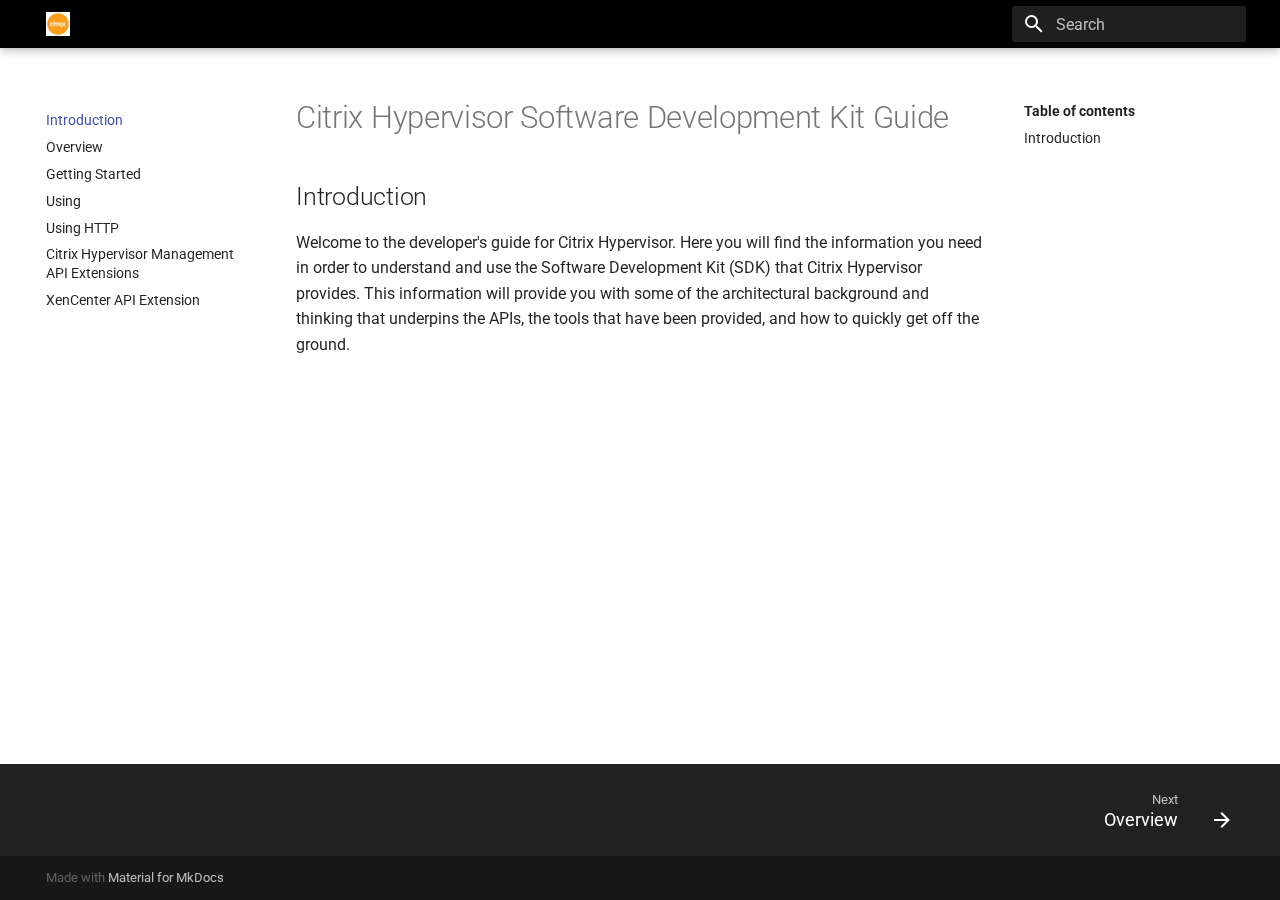
<file: site/index.html>
<!doctype html>
<html lang="en" class="no-js">
  <head>
    
      <meta charset="utf-8">
      <meta name="viewport" content="width=device-width,initial-scale=1">
      
      
      
      <link rel="shortcut icon" href="assets/images/favicon.png">
      <meta name="generator" content="mkdocs-1.1.2, mkdocs-material-5.2.0">
    
    
      
        <title></title>
      
    
    
      <link rel="stylesheet" href="assets/stylesheets/main.18ac144a.min.css">
      
        <link rel="stylesheet" href="assets/stylesheets/palette.616af814.min.css">
      
      
        
        
        <meta name="theme-color" content="">
      
    
    
    
      
        <link href="https://fonts.gstatic.com" rel="preconnect" crossorigin>
        <link rel="stylesheet" href="https://fonts.googleapis.com/css?family=Roboto:300,400,400i,700%7CRoboto+Mono&display=fallback">
        <style>body,input{font-family:"Roboto",-apple-system,BlinkMacSystemFont,Helvetica,Arial,sans-serif}code,kbd,pre{font-family:"Roboto Mono",SFMono-Regular,Consolas,Menlo,monospace}</style>
      
    
    
    
      <link rel="stylesheet" href="css/a.css">
    
    
      
    
    
  </head>
  
  
    
    
    
    <body dir="ltr" data-md-color-scheme="default" data-md-color-primary="black" data-md-color-accent="">
  
    <input class="md-toggle" data-md-toggle="drawer" type="checkbox" id="__drawer" autocomplete="off">
    <input class="md-toggle" data-md-toggle="search" type="checkbox" id="__search" autocomplete="off">
    <label class="md-overlay" for="__drawer"></label>
    <div data-md-component="skip">
      
        
        <a href="#citrix-hypervisor-software-development-kit-guide" class="md-skip">
          Skip to content
        </a>
      
    </div>
    <div data-md-component="announce">
      
    </div>
    
      <header class="md-header" data-md-component="header">
  <nav class="md-header-nav md-grid" aria-label="Header">
    <a href="." title="" class="md-header-nav__button md-logo" aria-label="">
      
  <img src="media/logo3.jpg" alt="logo">

    </a>
    <label class="md-header-nav__button md-icon" for="__drawer">
      <svg xmlns="http://www.w3.org/2000/svg" viewBox="0 0 24 24"><path d="M3 6h18v2H3V6m0 5h18v2H3v-2m0 5h18v2H3v-2z"/></svg>
    </label>
    <div class="md-header-nav__title" data-md-component="header-title">
      
        <div class="md-header-nav__ellipsis">
          <span class="md-header-nav__topic md-ellipsis">
            
          </span>
          <span class="md-header-nav__topic md-ellipsis">
            
              Introduction
            
          </span>
        </div>
      
    </div>
    
      <label class="md-header-nav__button md-icon" for="__search">
        <svg xmlns="http://www.w3.org/2000/svg" viewBox="0 0 24 24"><path d="M9.5 3A6.5 6.5 0 0116 9.5c0 1.61-.59 3.09-1.56 4.23l.27.27h.79l5 5-1.5 1.5-5-5v-.79l-.27-.27A6.516 6.516 0 019.5 16 6.5 6.5 0 013 9.5 6.5 6.5 0 019.5 3m0 2C7 5 5 7 5 9.5S7 14 9.5 14 14 12 14 9.5 12 5 9.5 5z"/></svg>
      </label>
      
<div class="md-search" data-md-component="search" role="dialog">
  <label class="md-search__overlay" for="__search"></label>
  <div class="md-search__inner" role="search">
    <form class="md-search__form" name="search">
      <input type="text" class="md-search__input" name="query" aria-label="Search" placeholder="Search" autocapitalize="off" autocorrect="off" autocomplete="off" spellcheck="false" data-md-component="search-query" data-md-state="active">
      <label class="md-search__icon md-icon" for="__search">
        <svg xmlns="http://www.w3.org/2000/svg" viewBox="0 0 24 24"><path d="M9.5 3A6.5 6.5 0 0116 9.5c0 1.61-.59 3.09-1.56 4.23l.27.27h.79l5 5-1.5 1.5-5-5v-.79l-.27-.27A6.516 6.516 0 019.5 16 6.5 6.5 0 013 9.5 6.5 6.5 0 019.5 3m0 2C7 5 5 7 5 9.5S7 14 9.5 14 14 12 14 9.5 12 5 9.5 5z"/></svg>
        <svg xmlns="http://www.w3.org/2000/svg" viewBox="0 0 24 24"><path d="M20 11v2H8l5.5 5.5-1.42 1.42L4.16 12l7.92-7.92L13.5 5.5 8 11h12z"/></svg>
      </label>
      <button type="reset" class="md-search__icon md-icon" aria-label="Clear" data-md-component="search-reset" tabindex="-1">
        <svg xmlns="http://www.w3.org/2000/svg" viewBox="0 0 24 24"><path d="M19 6.41L17.59 5 12 10.59 6.41 5 5 6.41 10.59 12 5 17.59 6.41 19 12 13.41 17.59 19 19 17.59 13.41 12 19 6.41z"/></svg>
      </button>
    </form>
    <div class="md-search__output">
      <div class="md-search__scrollwrap" data-md-scrollfix>
        <div class="md-search-result" data-md-component="search-result">
          <div class="md-search-result__meta">
            Initializing search
          </div>
          <ol class="md-search-result__list"></ol>
        </div>
      </div>
    </div>
  </div>
</div>
    
    
  </nav>
</header>
    
    <div class="md-container" data-md-component="container">
      
        
      
      
        
      
      <main class="md-main" data-md-component="main">
        <div class="md-main__inner md-grid">
          
            
              <div class="md-sidebar md-sidebar--primary" data-md-component="navigation">
                <div class="md-sidebar__scrollwrap">
                  <div class="md-sidebar__inner">
                    <nav class="md-nav md-nav--primary" aria-label="Navigation" data-md-level="0">
  <label class="md-nav__title" for="__drawer">
    <a href="." title="" class="md-nav__button md-logo" aria-label="">
      
  <img src="media/logo3.jpg" alt="logo">

    </a>
    
  </label>
  
  <ul class="md-nav__list" data-md-scrollfix>
    
      
      
      

  


  <li class="md-nav__item md-nav__item--active">
    
    <input class="md-nav__toggle md-toggle" data-md-toggle="toc" type="checkbox" id="__toc">
    
      
    
    
      <label class="md-nav__link md-nav__link--active" for="__toc">
        Introduction
        <span class="md-nav__icon md-icon">
          <svg xmlns="http://www.w3.org/2000/svg" viewBox="0 0 24 24"><path d="M3 9h14V7H3v2m0 4h14v-2H3v2m0 4h14v-2H3v2m16 0h2v-2h-2v2m0-10v2h2V7h-2m0 6h2v-2h-2v2z"/></svg>
        </span>
      </label>
    
    <a href="." title="Introduction" class="md-nav__link md-nav__link--active">
      Introduction
    </a>
    
      
<nav class="md-nav md-nav--secondary" aria-label="Table of contents">
  
  
    
  
  
    <label class="md-nav__title" for="__toc">
      <span class="md-nav__icon md-icon">
        <svg xmlns="http://www.w3.org/2000/svg" viewBox="0 0 24 24"><path d="M20 11v2H8l5.5 5.5-1.42 1.42L4.16 12l7.92-7.92L13.5 5.5 8 11h12z"/></svg>
      </span>
      Table of contents
    </label>
    <ul class="md-nav__list" data-md-scrollfix>
      
        <li class="md-nav__item">
  <a href="#introduction" class="md-nav__link">
    Introduction
  </a>
  
</li>
      
    </ul>
  
</nav>
    
  </li>

    
      
      
      


  <li class="md-nav__item">
    <a href="overview/" title="Overview" class="md-nav__link">
      Overview
    </a>
  </li>

    
      
      
      


  <li class="md-nav__item">
    <a href="getting-started/" title="Getting Started" class="md-nav__link">
      Getting Started
    </a>
  </li>

    
      
      
      


  <li class="md-nav__item">
    <a href="using/" title="Using" class="md-nav__link">
      Using
    </a>
  </li>

    
      
      
      


  <li class="md-nav__item">
    <a href="using-http/" title="Using HTTP" class="md-nav__link">
      Using HTTP
    </a>
  </li>

    
      
      
      


  <li class="md-nav__item">
    <a href="xs-api-extensions/" title="Citrix Hypervisor Management API Extensions" class="md-nav__link">
      Citrix Hypervisor Management API Extensions
    </a>
  </li>

    
      
      
      


  <li class="md-nav__item">
    <a href="xc-api-extensions/" title="XenCenter API Extension" class="md-nav__link">
      XenCenter API Extension
    </a>
  </li>

    
  </ul>
</nav>
                  </div>
                </div>
              </div>
            
            
              <div class="md-sidebar md-sidebar--secondary" data-md-component="toc">
                <div class="md-sidebar__scrollwrap">
                  <div class="md-sidebar__inner">
                    
<nav class="md-nav md-nav--secondary" aria-label="Table of contents">
  
  
    
  
  
    <label class="md-nav__title" for="__toc">
      <span class="md-nav__icon md-icon">
        <svg xmlns="http://www.w3.org/2000/svg" viewBox="0 0 24 24"><path d="M20 11v2H8l5.5 5.5-1.42 1.42L4.16 12l7.92-7.92L13.5 5.5 8 11h12z"/></svg>
      </span>
      Table of contents
    </label>
    <ul class="md-nav__list" data-md-scrollfix>
      
        <li class="md-nav__item">
  <a href="#introduction" class="md-nav__link">
    Introduction
  </a>
  
</li>
      
    </ul>
  
</nav>
                  </div>
                </div>
              </div>
            
          
          <div class="md-content">
            <article class="md-content__inner md-typeset">
              
                
                
                  
                
                
                <h1 id="citrix-hypervisor-software-development-kit-guide">Citrix Hypervisor Software Development Kit Guide</h1>
<h2 id="introduction">Introduction</h2>
<p>Welcome to the developer's guide for Citrix Hypervisor. Here you will find
the information you need in order to understand and use the Software
Development Kit (SDK) that Citrix Hypervisor provides. This information
will provide you with some of the architectural background and thinking
that underpins the APIs, the tools that have been provided, and how to
quickly get off the ground.</p>
                
              
              
                


              
            </article>
          </div>
        </div>
      </main>
      
        
<footer class="md-footer">
  
    <div class="md-footer-nav">
      <nav class="md-footer-nav__inner md-grid" aria-label="Footer">
        
        
          <a href="overview/" title="Overview" class="md-footer-nav__link md-footer-nav__link--next" rel="next">
            <div class="md-footer-nav__title">
              <div class="md-ellipsis">
                <span class="md-footer-nav__direction">
                  Next
                </span>
                Overview
              </div>
            </div>
            <div class="md-footer-nav__button md-icon">
              <svg xmlns="http://www.w3.org/2000/svg" viewBox="0 0 24 24"><path d="M4 11v2h12l-5.5 5.5 1.42 1.42L19.84 12l-7.92-7.92L10.5 5.5 16 11H4z"/></svg>
            </div>
          </a>
        
      </nav>
    </div>
  
  <div class="md-footer-meta md-typeset">
    <div class="md-footer-meta__inner md-grid">
      <div class="md-footer-copyright">
        
        Made with
        <a href="https://squidfunk.github.io/mkdocs-material/" target="_blank" rel="noopener">
          Material for MkDocs
        </a>
      </div>
      
    </div>
  </div>
</footer>
      
    </div>
    
      <script src="assets/javascripts/vendor.d710d30a.min.js"></script>
      <script src="assets/javascripts/bundle.5f27aba8.min.js"></script><script id="__lang" type="application/json">{"clipboard.copy": "Copy to clipboard", "clipboard.copied": "Copied to clipboard", "search.config.lang": "en", "search.config.pipeline": "trimmer, stopWordFilter", "search.config.separator": "[\\s\\-]+", "search.result.placeholder": "Type to start searching", "search.result.none": "No matching documents", "search.result.one": "1 matching document", "search.result.other": "# matching documents"}</script>
      
      <script>
        app = initialize({
          base: ".",
          features: [],
          search: Object.assign({
            worker: "assets/javascripts/worker/search.27c6a5e6.min.js"
          }, typeof search !== "undefined" && search)
        })
      </script>
      
    
  </body>
</html>
</file>
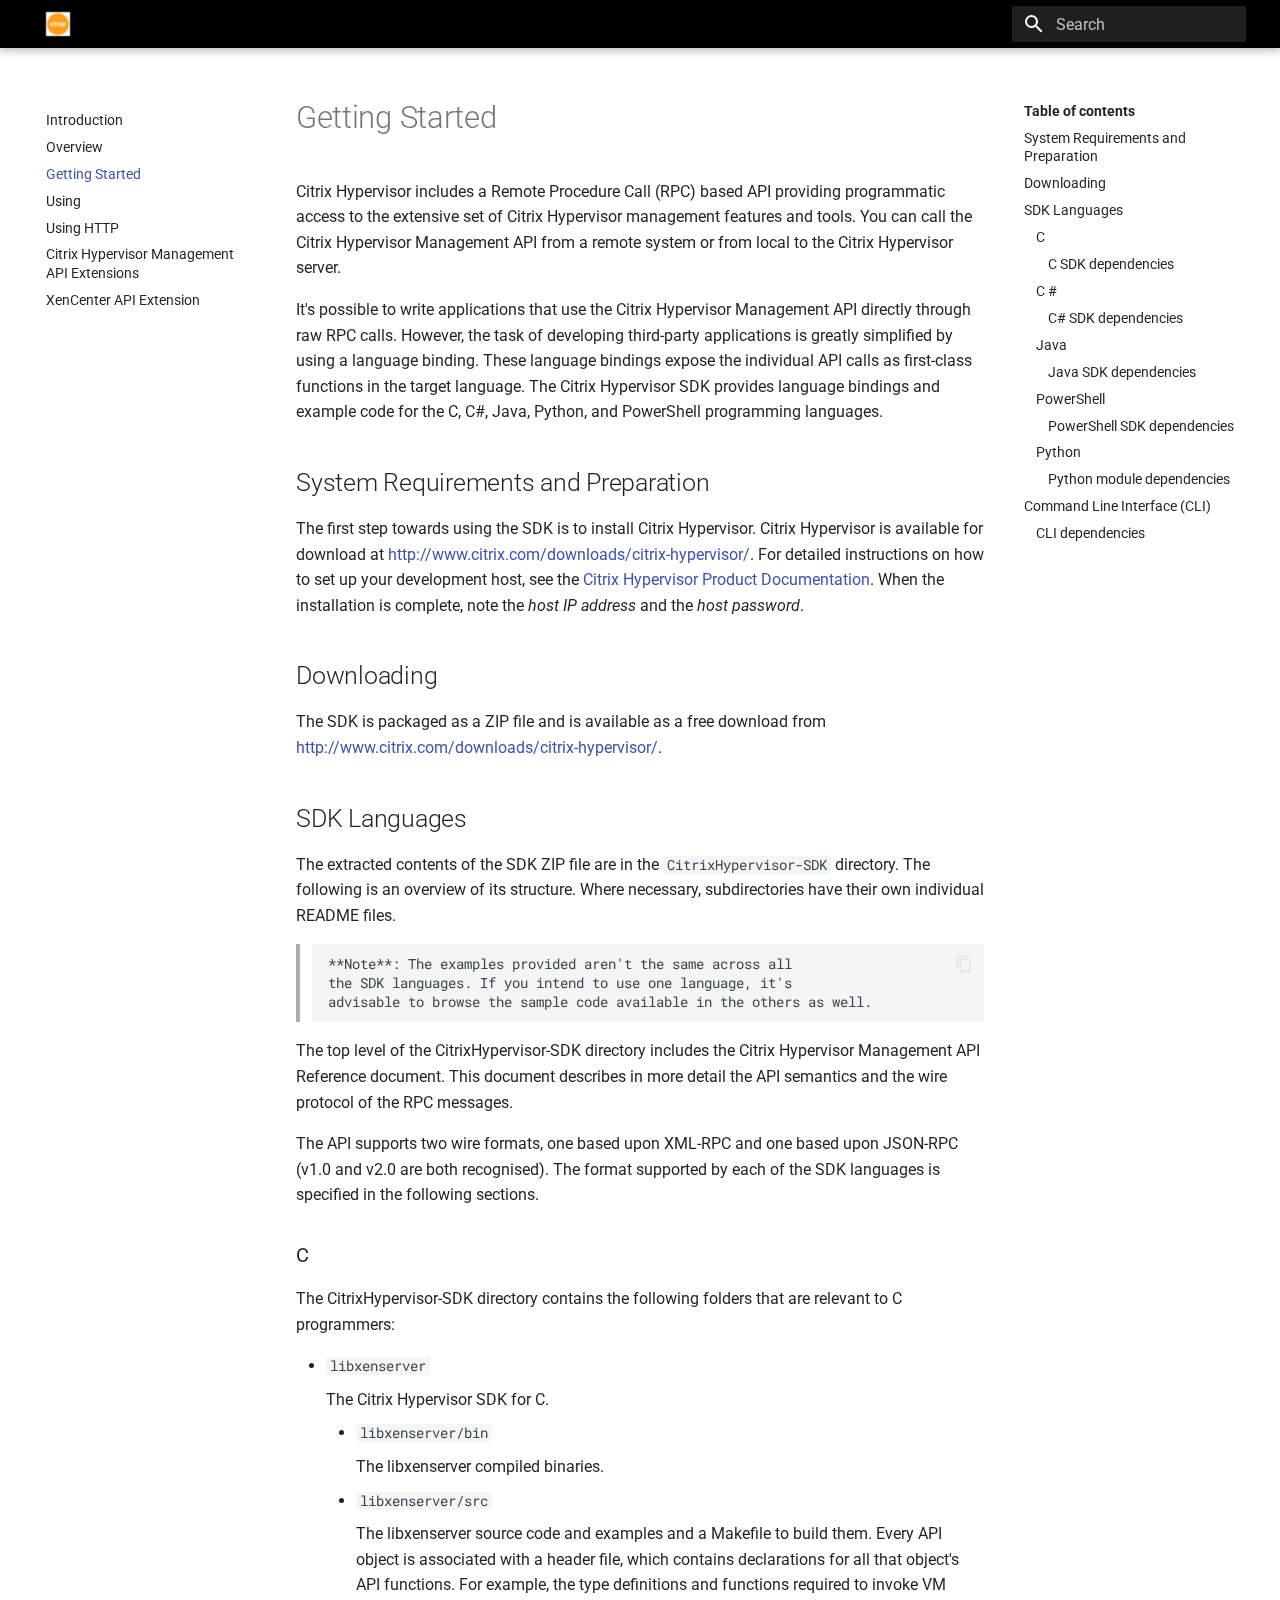
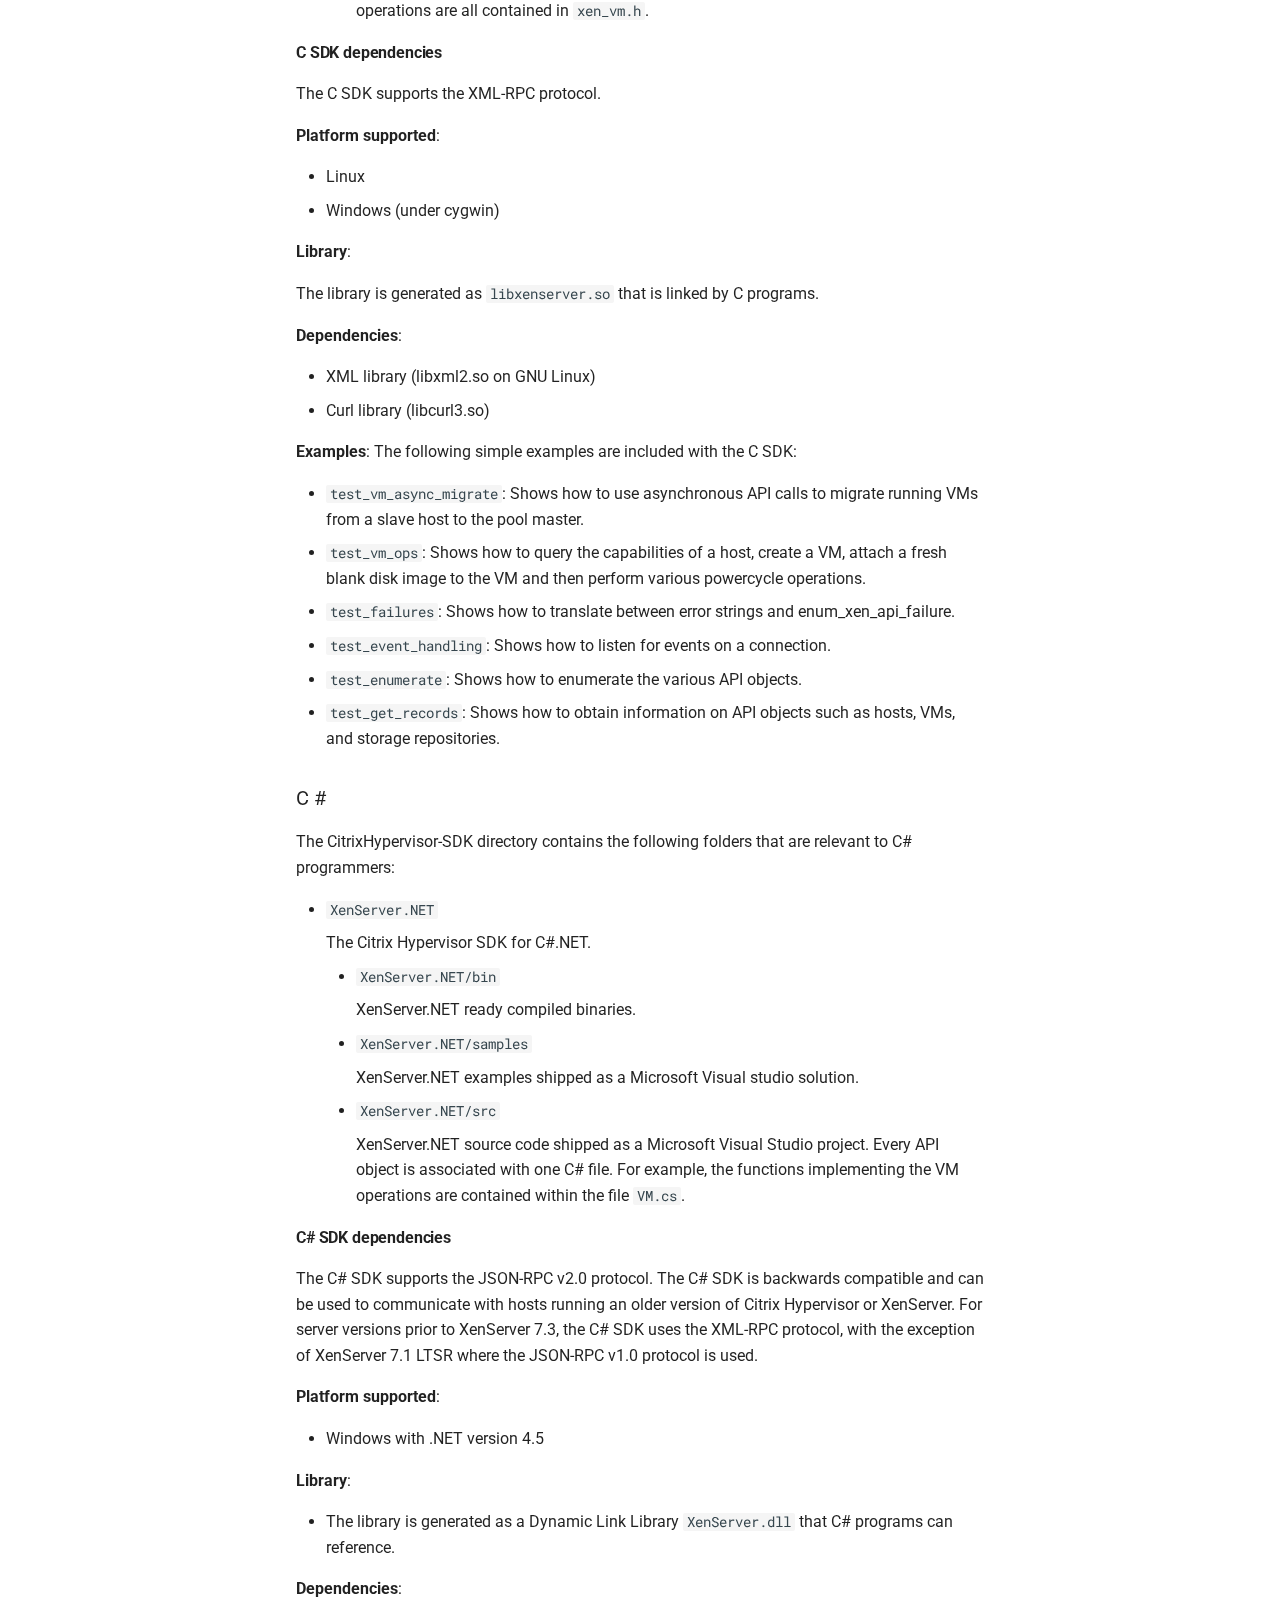
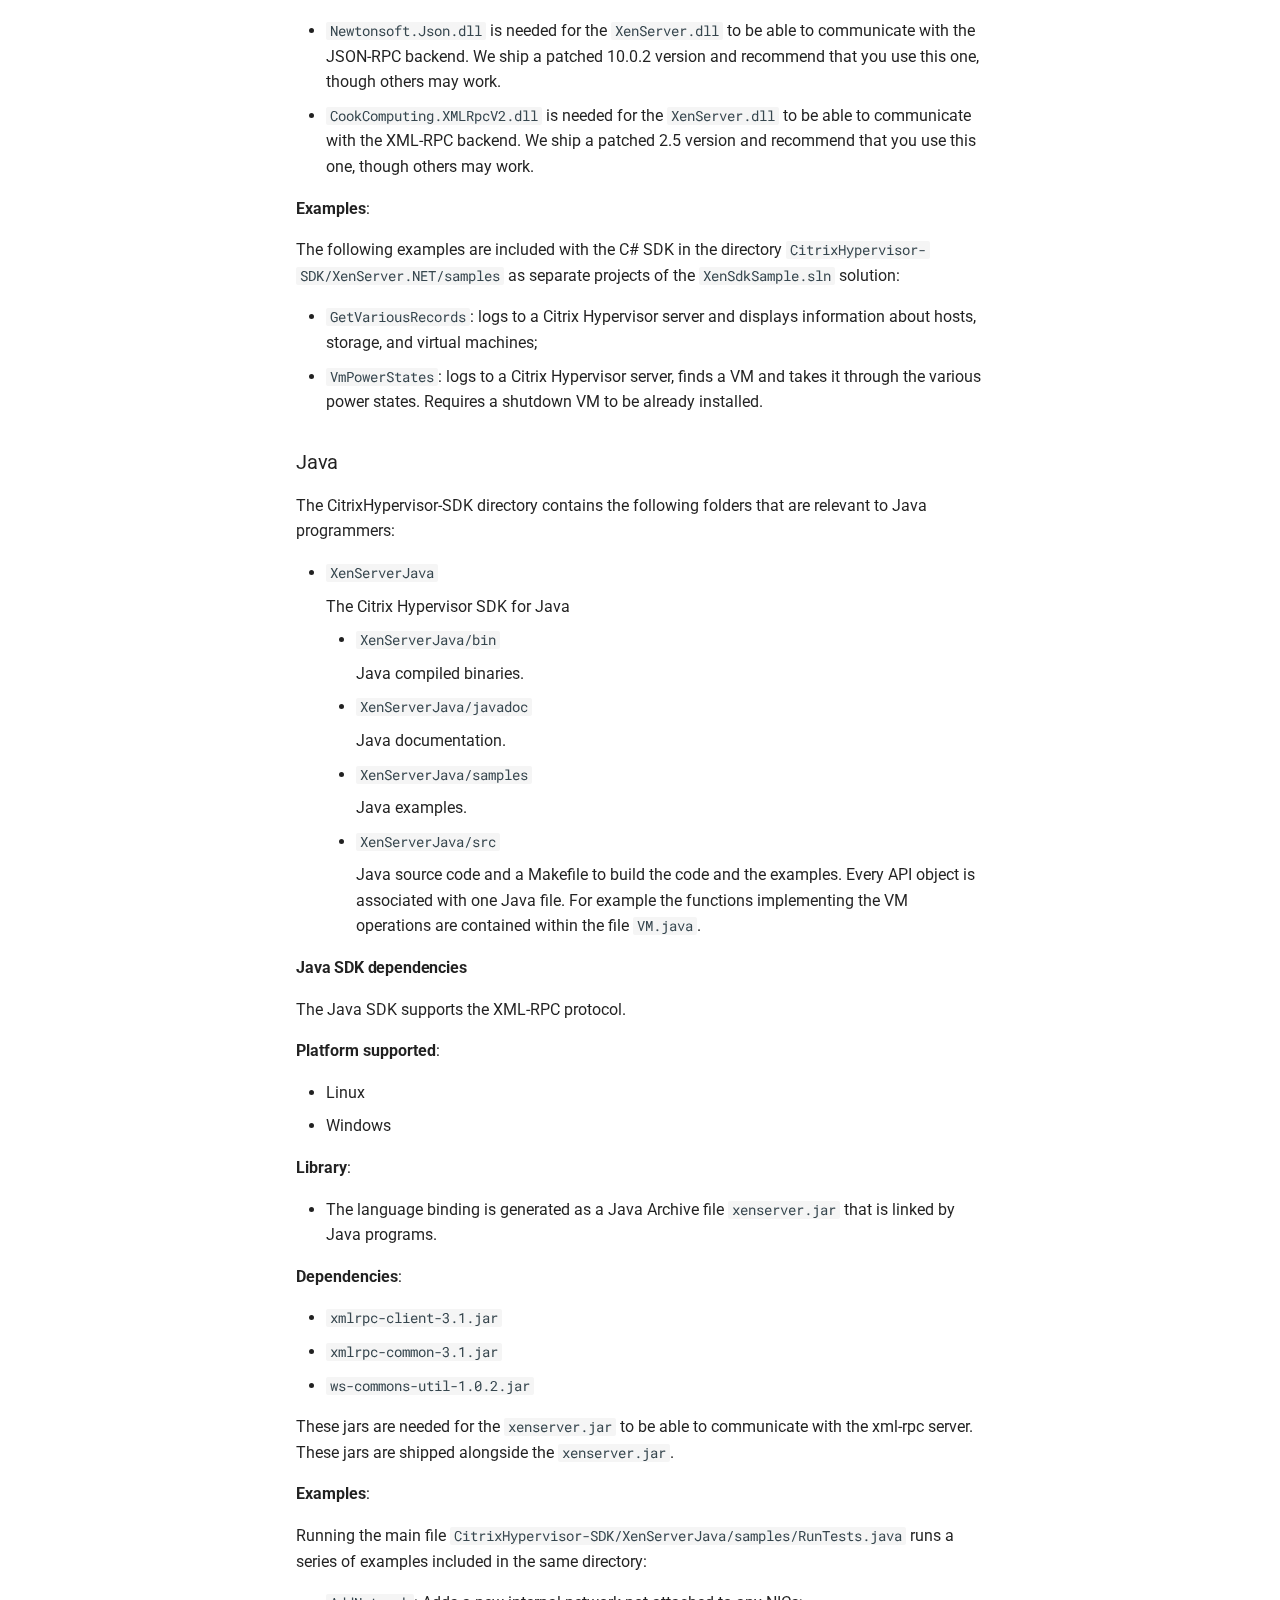
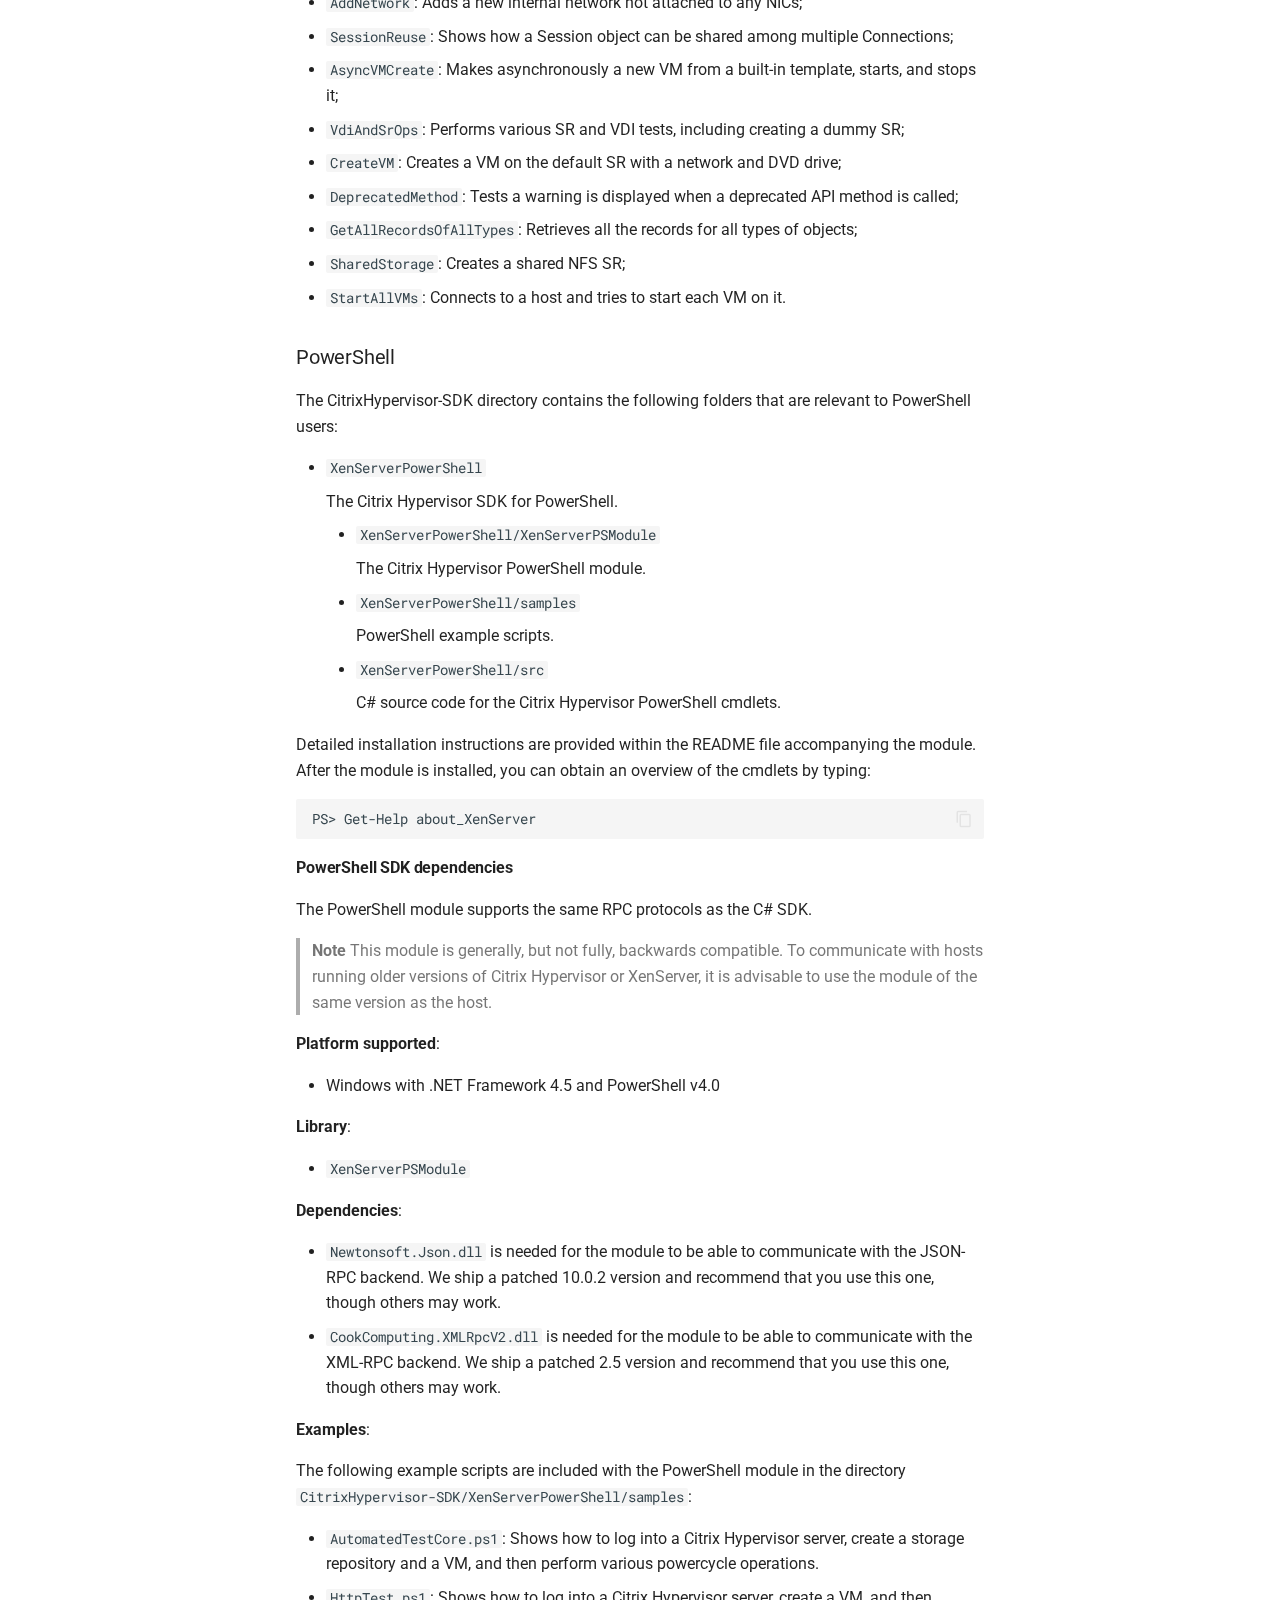
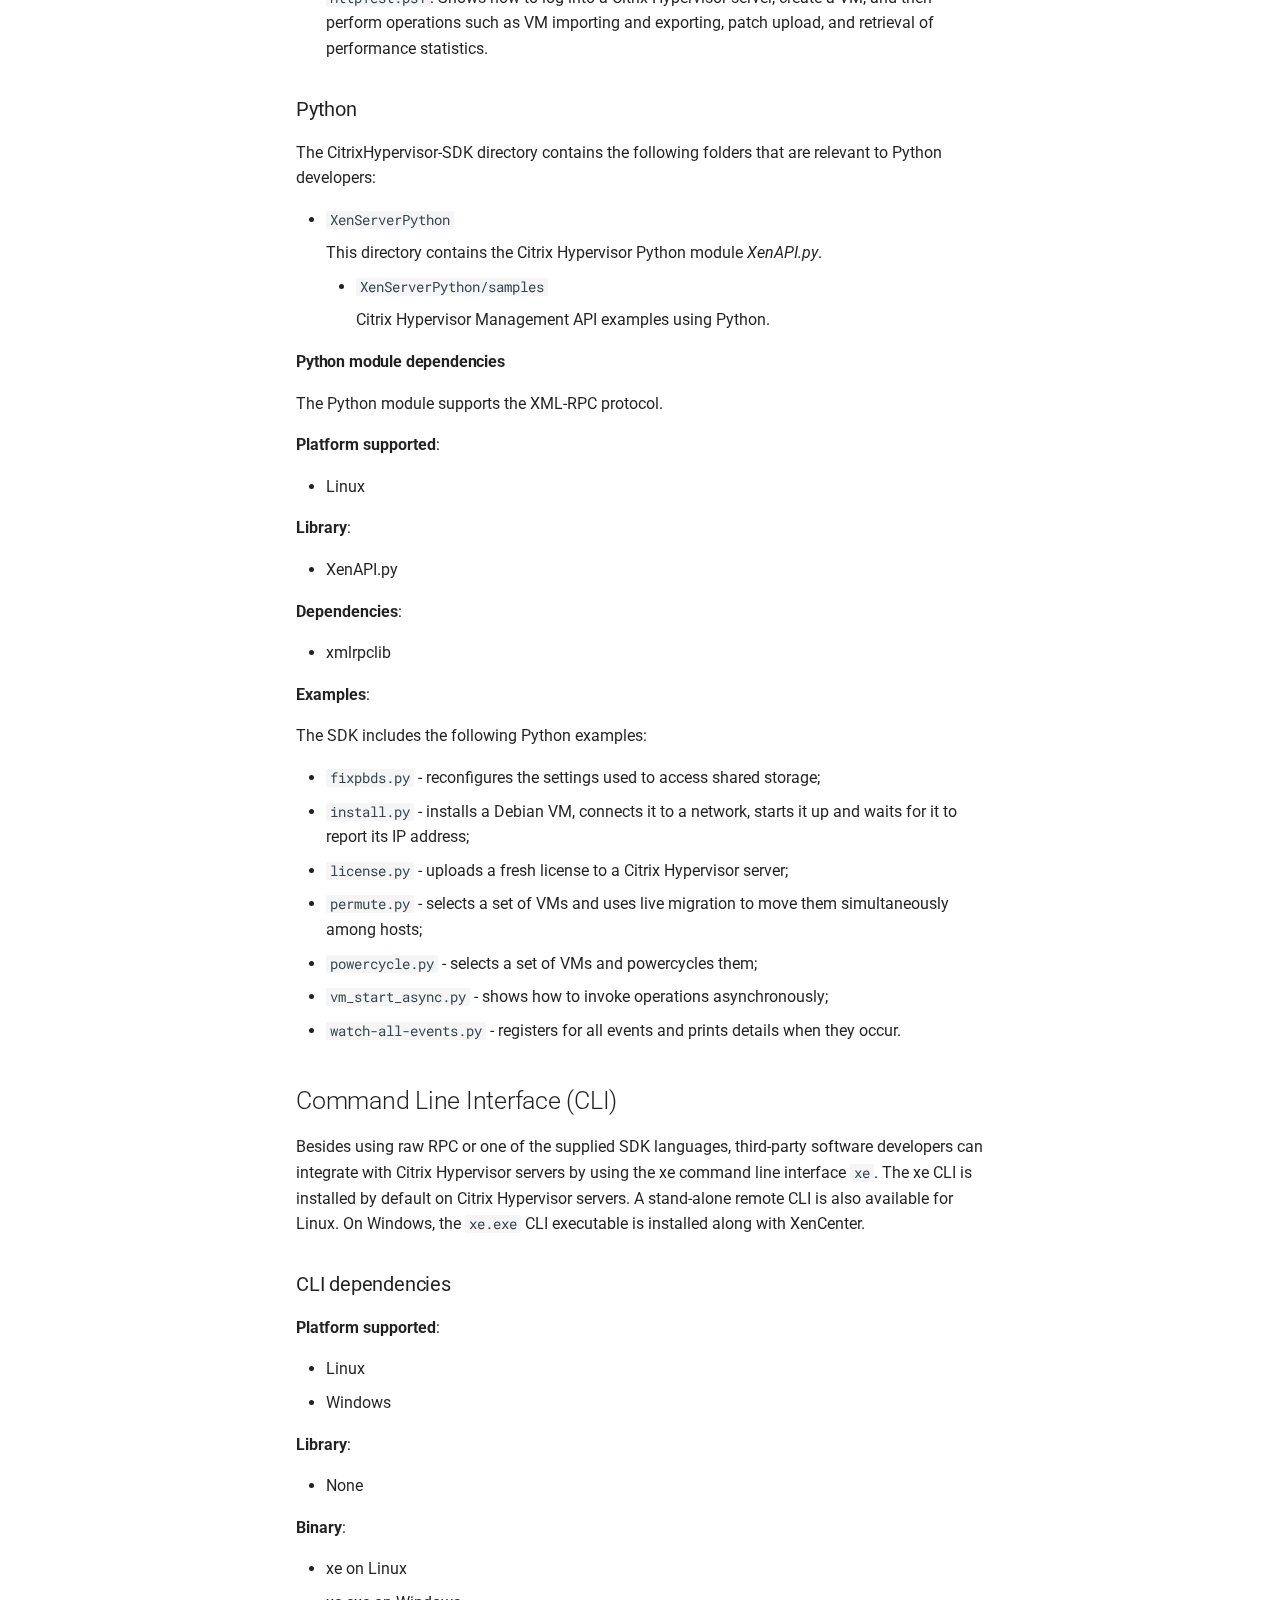
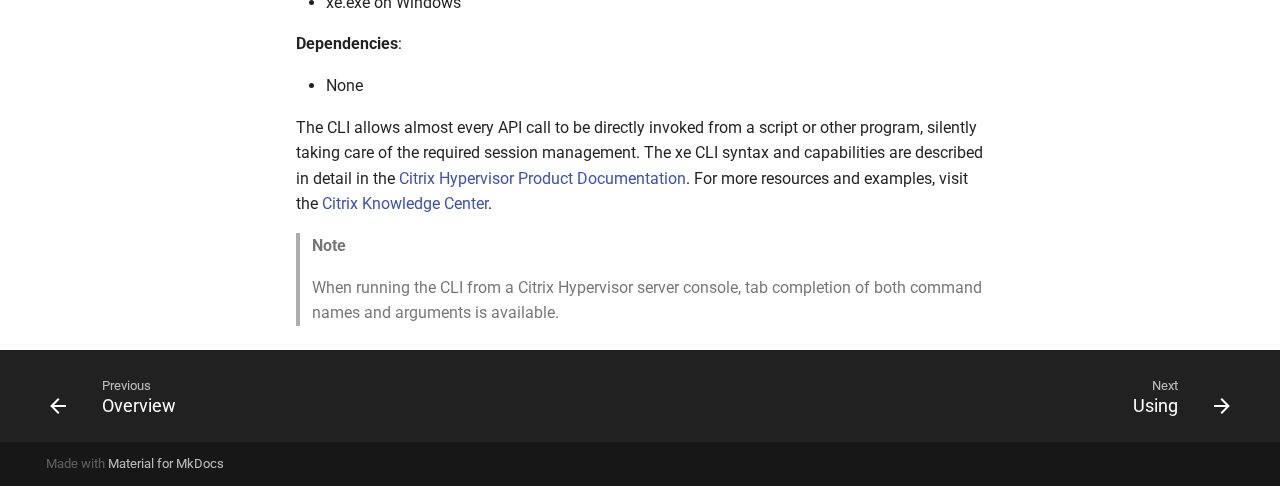
<file: site/getting-started/index.html>
<!doctype html>
<html lang="en" class="no-js">
  <head>
    
      <meta charset="utf-8">
      <meta name="viewport" content="width=device-width,initial-scale=1">
      
      
      
      <link rel="shortcut icon" href="../assets/images/favicon.png">
      <meta name="generator" content="mkdocs-1.1.2, mkdocs-material-5.2.0">
    
    
      
        <title>Getting Started - </title>
      
    
    
      <link rel="stylesheet" href="../assets/stylesheets/main.18ac144a.min.css">
      
        <link rel="stylesheet" href="../assets/stylesheets/palette.616af814.min.css">
      
      
        
        
        <meta name="theme-color" content="">
      
    
    
    
      
        <link href="https://fonts.gstatic.com" rel="preconnect" crossorigin>
        <link rel="stylesheet" href="https://fonts.googleapis.com/css?family=Roboto:300,400,400i,700%7CRoboto+Mono&display=fallback">
        <style>body,input{font-family:"Roboto",-apple-system,BlinkMacSystemFont,Helvetica,Arial,sans-serif}code,kbd,pre{font-family:"Roboto Mono",SFMono-Regular,Consolas,Menlo,monospace}</style>
      
    
    
    
      <link rel="stylesheet" href="../css/a.css">
    
    
      
    
    
  </head>
  
  
    
    
    
    <body dir="ltr" data-md-color-scheme="default" data-md-color-primary="black" data-md-color-accent="">
  
    <input class="md-toggle" data-md-toggle="drawer" type="checkbox" id="__drawer" autocomplete="off">
    <input class="md-toggle" data-md-toggle="search" type="checkbox" id="__search" autocomplete="off">
    <label class="md-overlay" for="__drawer"></label>
    <div data-md-component="skip">
      
        
        <a href="#getting-started" class="md-skip">
          Skip to content
        </a>
      
    </div>
    <div data-md-component="announce">
      
    </div>
    
      <header class="md-header" data-md-component="header">
  <nav class="md-header-nav md-grid" aria-label="Header">
    <a href=".." title="" class="md-header-nav__button md-logo" aria-label="">
      
  <img src="../media/logo3.jpg" alt="logo">

    </a>
    <label class="md-header-nav__button md-icon" for="__drawer">
      <svg xmlns="http://www.w3.org/2000/svg" viewBox="0 0 24 24"><path d="M3 6h18v2H3V6m0 5h18v2H3v-2m0 5h18v2H3v-2z"/></svg>
    </label>
    <div class="md-header-nav__title" data-md-component="header-title">
      
        <div class="md-header-nav__ellipsis">
          <span class="md-header-nav__topic md-ellipsis">
            
          </span>
          <span class="md-header-nav__topic md-ellipsis">
            
              Getting Started
            
          </span>
        </div>
      
    </div>
    
      <label class="md-header-nav__button md-icon" for="__search">
        <svg xmlns="http://www.w3.org/2000/svg" viewBox="0 0 24 24"><path d="M9.5 3A6.5 6.5 0 0116 9.5c0 1.61-.59 3.09-1.56 4.23l.27.27h.79l5 5-1.5 1.5-5-5v-.79l-.27-.27A6.516 6.516 0 019.5 16 6.5 6.5 0 013 9.5 6.5 6.5 0 019.5 3m0 2C7 5 5 7 5 9.5S7 14 9.5 14 14 12 14 9.5 12 5 9.5 5z"/></svg>
      </label>
      
<div class="md-search" data-md-component="search" role="dialog">
  <label class="md-search__overlay" for="__search"></label>
  <div class="md-search__inner" role="search">
    <form class="md-search__form" name="search">
      <input type="text" class="md-search__input" name="query" aria-label="Search" placeholder="Search" autocapitalize="off" autocorrect="off" autocomplete="off" spellcheck="false" data-md-component="search-query" data-md-state="active">
      <label class="md-search__icon md-icon" for="__search">
        <svg xmlns="http://www.w3.org/2000/svg" viewBox="0 0 24 24"><path d="M9.5 3A6.5 6.5 0 0116 9.5c0 1.61-.59 3.09-1.56 4.23l.27.27h.79l5 5-1.5 1.5-5-5v-.79l-.27-.27A6.516 6.516 0 019.5 16 6.5 6.5 0 013 9.5 6.5 6.5 0 019.5 3m0 2C7 5 5 7 5 9.5S7 14 9.5 14 14 12 14 9.5 12 5 9.5 5z"/></svg>
        <svg xmlns="http://www.w3.org/2000/svg" viewBox="0 0 24 24"><path d="M20 11v2H8l5.5 5.5-1.42 1.42L4.16 12l7.92-7.92L13.5 5.5 8 11h12z"/></svg>
      </label>
      <button type="reset" class="md-search__icon md-icon" aria-label="Clear" data-md-component="search-reset" tabindex="-1">
        <svg xmlns="http://www.w3.org/2000/svg" viewBox="0 0 24 24"><path d="M19 6.41L17.59 5 12 10.59 6.41 5 5 6.41 10.59 12 5 17.59 6.41 19 12 13.41 17.59 19 19 17.59 13.41 12 19 6.41z"/></svg>
      </button>
    </form>
    <div class="md-search__output">
      <div class="md-search__scrollwrap" data-md-scrollfix>
        <div class="md-search-result" data-md-component="search-result">
          <div class="md-search-result__meta">
            Initializing search
          </div>
          <ol class="md-search-result__list"></ol>
        </div>
      </div>
    </div>
  </div>
</div>
    
    
  </nav>
</header>
    
    <div class="md-container" data-md-component="container">
      
        
      
      
        
      
      <main class="md-main" data-md-component="main">
        <div class="md-main__inner md-grid">
          
            
              <div class="md-sidebar md-sidebar--primary" data-md-component="navigation">
                <div class="md-sidebar__scrollwrap">
                  <div class="md-sidebar__inner">
                    <nav class="md-nav md-nav--primary" aria-label="Navigation" data-md-level="0">
  <label class="md-nav__title" for="__drawer">
    <a href=".." title="" class="md-nav__button md-logo" aria-label="">
      
  <img src="../media/logo3.jpg" alt="logo">

    </a>
    
  </label>
  
  <ul class="md-nav__list" data-md-scrollfix>
    
      
      
      


  <li class="md-nav__item">
    <a href=".." title="Introduction" class="md-nav__link">
      Introduction
    </a>
  </li>

    
      
      
      


  <li class="md-nav__item">
    <a href="../overview/" title="Overview" class="md-nav__link">
      Overview
    </a>
  </li>

    
      
      
      

  


  <li class="md-nav__item md-nav__item--active">
    
    <input class="md-nav__toggle md-toggle" data-md-toggle="toc" type="checkbox" id="__toc">
    
      
    
    
      <label class="md-nav__link md-nav__link--active" for="__toc">
        Getting Started
        <span class="md-nav__icon md-icon">
          <svg xmlns="http://www.w3.org/2000/svg" viewBox="0 0 24 24"><path d="M3 9h14V7H3v2m0 4h14v-2H3v2m0 4h14v-2H3v2m16 0h2v-2h-2v2m0-10v2h2V7h-2m0 6h2v-2h-2v2z"/></svg>
        </span>
      </label>
    
    <a href="./" title="Getting Started" class="md-nav__link md-nav__link--active">
      Getting Started
    </a>
    
      
<nav class="md-nav md-nav--secondary" aria-label="Table of contents">
  
  
    
  
  
    <label class="md-nav__title" for="__toc">
      <span class="md-nav__icon md-icon">
        <svg xmlns="http://www.w3.org/2000/svg" viewBox="0 0 24 24"><path d="M20 11v2H8l5.5 5.5-1.42 1.42L4.16 12l7.92-7.92L13.5 5.5 8 11h12z"/></svg>
      </span>
      Table of contents
    </label>
    <ul class="md-nav__list" data-md-scrollfix>
      
        <li class="md-nav__item">
  <a href="#system-requirements-and-preparation" class="md-nav__link">
    System Requirements and Preparation
  </a>
  
</li>
      
        <li class="md-nav__item">
  <a href="#downloading" class="md-nav__link">
    Downloading
  </a>
  
</li>
      
        <li class="md-nav__item">
  <a href="#sdk-languages" class="md-nav__link">
    SDK Languages
  </a>
  
    <nav class="md-nav" aria-label="SDK Languages">
      <ul class="md-nav__list">
        
          <li class="md-nav__item">
  <a href="#c" class="md-nav__link">
    C
  </a>
  
    <nav class="md-nav" aria-label="C">
      <ul class="md-nav__list">
        
          <li class="md-nav__item">
  <a href="#c-sdk-dependencies" class="md-nav__link">
    C SDK dependencies
  </a>
  
</li>
        
      </ul>
    </nav>
  
</li>
        
          <li class="md-nav__item">
  <a href="#c_1" class="md-nav__link">
    C &#35;
  </a>
  
    <nav class="md-nav" aria-label="C &#35;">
      <ul class="md-nav__list">
        
          <li class="md-nav__item">
  <a href="#c-sdk-dependencies_1" class="md-nav__link">
    C# SDK dependencies
  </a>
  
</li>
        
      </ul>
    </nav>
  
</li>
        
          <li class="md-nav__item">
  <a href="#java" class="md-nav__link">
    Java
  </a>
  
    <nav class="md-nav" aria-label="Java">
      <ul class="md-nav__list">
        
          <li class="md-nav__item">
  <a href="#java-sdk-dependencies" class="md-nav__link">
    Java SDK dependencies
  </a>
  
</li>
        
      </ul>
    </nav>
  
</li>
        
          <li class="md-nav__item">
  <a href="#powershell" class="md-nav__link">
    PowerShell
  </a>
  
    <nav class="md-nav" aria-label="PowerShell">
      <ul class="md-nav__list">
        
          <li class="md-nav__item">
  <a href="#powershell-sdk-dependencies" class="md-nav__link">
    PowerShell SDK dependencies
  </a>
  
</li>
        
      </ul>
    </nav>
  
</li>
        
          <li class="md-nav__item">
  <a href="#python" class="md-nav__link">
    Python
  </a>
  
    <nav class="md-nav" aria-label="Python">
      <ul class="md-nav__list">
        
          <li class="md-nav__item">
  <a href="#python-module-dependencies" class="md-nav__link">
    Python module dependencies
  </a>
  
</li>
        
      </ul>
    </nav>
  
</li>
        
      </ul>
    </nav>
  
</li>
      
        <li class="md-nav__item">
  <a href="#command-line-interface-cli" class="md-nav__link">
    Command Line Interface (CLI)
  </a>
  
    <nav class="md-nav" aria-label="Command Line Interface (CLI)">
      <ul class="md-nav__list">
        
          <li class="md-nav__item">
  <a href="#cli-dependencies" class="md-nav__link">
    CLI dependencies
  </a>
  
</li>
        
      </ul>
    </nav>
  
</li>
      
    </ul>
  
</nav>
    
  </li>

    
      
      
      


  <li class="md-nav__item">
    <a href="../using/" title="Using" class="md-nav__link">
      Using
    </a>
  </li>

    
      
      
      


  <li class="md-nav__item">
    <a href="../using-http/" title="Using HTTP" class="md-nav__link">
      Using HTTP
    </a>
  </li>

    
      
      
      


  <li class="md-nav__item">
    <a href="../xs-api-extensions/" title="Citrix Hypervisor Management API Extensions" class="md-nav__link">
      Citrix Hypervisor Management API Extensions
    </a>
  </li>

    
      
      
      


  <li class="md-nav__item">
    <a href="../xc-api-extensions/" title="XenCenter API Extension" class="md-nav__link">
      XenCenter API Extension
    </a>
  </li>

    
  </ul>
</nav>
                  </div>
                </div>
              </div>
            
            
              <div class="md-sidebar md-sidebar--secondary" data-md-component="toc">
                <div class="md-sidebar__scrollwrap">
                  <div class="md-sidebar__inner">
                    
<nav class="md-nav md-nav--secondary" aria-label="Table of contents">
  
  
    
  
  
    <label class="md-nav__title" for="__toc">
      <span class="md-nav__icon md-icon">
        <svg xmlns="http://www.w3.org/2000/svg" viewBox="0 0 24 24"><path d="M20 11v2H8l5.5 5.5-1.42 1.42L4.16 12l7.92-7.92L13.5 5.5 8 11h12z"/></svg>
      </span>
      Table of contents
    </label>
    <ul class="md-nav__list" data-md-scrollfix>
      
        <li class="md-nav__item">
  <a href="#system-requirements-and-preparation" class="md-nav__link">
    System Requirements and Preparation
  </a>
  
</li>
      
        <li class="md-nav__item">
  <a href="#downloading" class="md-nav__link">
    Downloading
  </a>
  
</li>
      
        <li class="md-nav__item">
  <a href="#sdk-languages" class="md-nav__link">
    SDK Languages
  </a>
  
    <nav class="md-nav" aria-label="SDK Languages">
      <ul class="md-nav__list">
        
          <li class="md-nav__item">
  <a href="#c" class="md-nav__link">
    C
  </a>
  
    <nav class="md-nav" aria-label="C">
      <ul class="md-nav__list">
        
          <li class="md-nav__item">
  <a href="#c-sdk-dependencies" class="md-nav__link">
    C SDK dependencies
  </a>
  
</li>
        
      </ul>
    </nav>
  
</li>
        
          <li class="md-nav__item">
  <a href="#c_1" class="md-nav__link">
    C &#35;
  </a>
  
    <nav class="md-nav" aria-label="C &#35;">
      <ul class="md-nav__list">
        
          <li class="md-nav__item">
  <a href="#c-sdk-dependencies_1" class="md-nav__link">
    C# SDK dependencies
  </a>
  
</li>
        
      </ul>
    </nav>
  
</li>
        
          <li class="md-nav__item">
  <a href="#java" class="md-nav__link">
    Java
  </a>
  
    <nav class="md-nav" aria-label="Java">
      <ul class="md-nav__list">
        
          <li class="md-nav__item">
  <a href="#java-sdk-dependencies" class="md-nav__link">
    Java SDK dependencies
  </a>
  
</li>
        
      </ul>
    </nav>
  
</li>
        
          <li class="md-nav__item">
  <a href="#powershell" class="md-nav__link">
    PowerShell
  </a>
  
    <nav class="md-nav" aria-label="PowerShell">
      <ul class="md-nav__list">
        
          <li class="md-nav__item">
  <a href="#powershell-sdk-dependencies" class="md-nav__link">
    PowerShell SDK dependencies
  </a>
  
</li>
        
      </ul>
    </nav>
  
</li>
        
          <li class="md-nav__item">
  <a href="#python" class="md-nav__link">
    Python
  </a>
  
    <nav class="md-nav" aria-label="Python">
      <ul class="md-nav__list">
        
          <li class="md-nav__item">
  <a href="#python-module-dependencies" class="md-nav__link">
    Python module dependencies
  </a>
  
</li>
        
      </ul>
    </nav>
  
</li>
        
      </ul>
    </nav>
  
</li>
      
        <li class="md-nav__item">
  <a href="#command-line-interface-cli" class="md-nav__link">
    Command Line Interface (CLI)
  </a>
  
    <nav class="md-nav" aria-label="Command Line Interface (CLI)">
      <ul class="md-nav__list">
        
          <li class="md-nav__item">
  <a href="#cli-dependencies" class="md-nav__link">
    CLI dependencies
  </a>
  
</li>
        
      </ul>
    </nav>
  
</li>
      
    </ul>
  
</nav>
                  </div>
                </div>
              </div>
            
          
          <div class="md-content">
            <article class="md-content__inner md-typeset">
              
                
                
                  
                
                
                <h1 id="getting-started">Getting Started</h1>
<p>Citrix Hypervisor includes a Remote Procedure Call (RPC) based API providing programmatic
access to the extensive set of Citrix Hypervisor management features and
tools. You can call the Citrix Hypervisor Management API from a remote system or
from local to the Citrix Hypervisor server.</p>
<p>It's possible to write applications that use the Citrix Hypervisor Management
API directly through raw RPC calls. However, the task of developing third-party
applications is greatly simplified by using a language binding. These language
bindings expose the individual API calls as first-class functions in the
target language. The Citrix Hypervisor SDK provides language bindings and
example code for the C, C#, Java, Python, and PowerShell programming
languages.</p>
<h2 id="system-requirements-and-preparation">System Requirements and Preparation</h2>
<p>The first step towards using the SDK is to install
Citrix Hypervisor. Citrix Hypervisor is available for
download at <a href="http://www.citrix.com/downloads/citrix-hypervisor/">http://www.citrix.com/downloads/citrix-hypervisor/</a>. For detailed instructions on
how to set up your development host, see the <a href="https://docs.citrix.com/en-us/citrix-hypervisor">Citrix Hypervisor Product Documentation</a>.
When the installation is complete, note the <em>host IP address</em> and the <em>host password</em>.</p>
<h2 id="downloading">Downloading</h2>
<p>The SDK is packaged as a ZIP file and is available as a free download
from <a href="http://www.citrix.com/downloads/citrix-hypervisor/">http://www.citrix.com/downloads/citrix-hypervisor/</a>.</p>
<h2 id="sdk-languages">SDK Languages</h2>
<p>The extracted contents of the SDK ZIP file are in the <code>CitrixHypervisor-SDK</code>
directory. The following is an overview of its structure. Where
necessary, subdirectories have their own individual README files.</p>
<blockquote>
<pre><code>**Note**: The examples provided aren't the same across all
the SDK languages. If you intend to use one language, it's
advisable to browse the sample code available in the others as well.
</code></pre>
</blockquote>
<p>The top level of the CitrixHypervisor-SDK directory includes the Citrix Hypervisor Management API
Reference document. This document describes in more detail the API semantics and
the wire protocol of the RPC messages.</p>
<p>The API supports two wire formats, one based upon XML-RPC and one based upon JSON-RPC (v1.0 and v2.0 are both recognised).
The format supported by each of the SDK languages is specified in the following sections.</p>
<h3 id="c">C</h3>
<p>The CitrixHypervisor-SDK directory contains the following folders that are
relevant to C programmers:</p>
<ul>
<li>
<p><code>libxenserver</code></p>
<p>The Citrix Hypervisor SDK for C.</p>
<ul>
<li>
<p><code>libxenserver/bin</code></p>
<p>The libxenserver compiled binaries.</p>
</li>
<li>
<p><code>libxenserver/src</code></p>
<p>The libxenserver source code and examples and a Makefile to build
them. Every API object is associated with a header file, which
contains declarations for all that object's API functions. For
example, the type definitions and functions required to invoke
VM operations are all contained in <code>xen_vm.h</code>.</p>
</li>
</ul>
</li>
</ul>
<h4 id="c-sdk-dependencies">C SDK dependencies</h4>
<p>The C SDK supports the XML-RPC protocol.</p>
<p><strong>Platform supported</strong>:</p>
<ul>
<li>Linux</li>
<li>Windows (under cygwin)</li>
</ul>
<p><strong>Library</strong>:</p>
<p>The library is generated as <code>libxenserver.so</code> that is linked by C programs.</p>
<p><strong>Dependencies</strong>:</p>
<ul>
<li>XML library (libxml2.so on GNU Linux)</li>
<li>Curl library (libcurl3.so)</li>
</ul>
<p><strong>Examples</strong>:
The following simple examples are included with the C SDK:</p>
<ul>
<li>
<p><code>test_vm_async_migrate</code>: Shows how to use asynchronous API
    calls to migrate running VMs from a slave host to the pool master.</p>
</li>
<li>
<p><code>test_vm_ops</code>: Shows how to query the capabilities of a host,
    create a VM, attach a fresh blank disk image to the VM and then
    perform various powercycle operations.</p>
</li>
<li>
<p><code>test_failures</code>: Shows how to translate between error strings and
    enum_xen_api_failure.</p>
</li>
<li>
<p><code>test_event_handling</code>: Shows how to listen for events on a
    connection.</p>
</li>
<li>
<p><code>test_enumerate</code>: Shows how to enumerate the various API
    objects.</p>
</li>
<li>
<p><code>test_get_records</code>: Shows how to obtain information on API
    objects such as hosts, VMs, and storage repositories.</p>
</li>
</ul>
<h3 id="c_1">C &#35;</h3>
<p>The CitrixHypervisor-SDK directory contains the following folders that are
relevant to C# programmers:</p>
<ul>
<li>
<p><code>XenServer.NET</code></p>
<p>The Citrix Hypervisor SDK for C#.NET.</p>
<ul>
<li>
<p><code>XenServer.NET/bin</code></p>
<p>XenServer.NET ready compiled binaries.</p>
</li>
<li>
<p><code>XenServer.NET/samples</code></p>
<p>XenServer.NET examples shipped as a Microsoft Visual studio
solution.</p>
</li>
<li>
<p><code>XenServer.NET/src</code></p>
<p>XenServer.NET source code shipped as a Microsoft Visual Studio
project. Every API object is associated with one C# file. For
example, the functions implementing the VM operations are
contained within the file <code>VM.cs</code>.</p>
</li>
</ul>
</li>
</ul>
<h4 id="c-sdk-dependencies_1">C# SDK dependencies</h4>
<p>The C# SDK supports the JSON-RPC v2.0 protocol.
The C# SDK is backwards compatible and can be used to communicate with hosts running an older version of Citrix Hypervisor or XenServer.
For server versions prior to XenServer 7.3, the C# SDK uses the XML-RPC protocol, with the exception of XenServer 7.1 LTSR where the JSON-RPC v1.0 protocol is used.</p>
<p><strong>Platform supported</strong>:</p>
<ul>
<li>Windows with .NET version 4.5</li>
</ul>
<p><strong>Library</strong>:</p>
<ul>
<li>The library is generated as a Dynamic Link Library <code>XenServer.dll</code> that C# programs can reference.</li>
</ul>
<p><strong>Dependencies</strong>:</p>
<ul>
<li>
<p><code>Newtonsoft.Json.dll</code> is needed for the <code>XenServer.dll</code> to be able to communicate with the JSON-RPC backend. We ship a patched 10.0.2 version and recommend that you use this one, though others may work.</p>
</li>
<li>
<p><code>CookComputing.XMLRpcV2.dll</code> is needed for the <code>XenServer.dll</code> to be able to communicate with the XML-RPC backend. We ship a patched 2.5 version and recommend that you use this one, though others may work.</p>
</li>
</ul>
<p><strong>Examples</strong>:</p>
<p>The following examples are included with the C# SDK in the directory
<code>CitrixHypervisor-SDK/XenServer.NET/samples</code> as separate projects of the
<code>XenSdkSample.sln</code> solution:</p>
<ul>
<li>
<p><code>GetVariousRecords</code>: logs to a Citrix Hypervisor server and displays
    information about hosts, storage, and virtual machines;</p>
</li>
<li>
<p><code>VmPowerStates</code>: logs to a Citrix Hypervisor server, finds a VM and
    takes it through the various power states. Requires a shutdown VM
    to be already installed.</p>
</li>
</ul>
<h3 id="java">Java</h3>
<p>The CitrixHypervisor-SDK directory contains the following folders that are relevant to Java programmers:</p>
<ul>
<li>
<p><code>XenServerJava</code></p>
<p>The Citrix Hypervisor SDK for Java</p>
<ul>
<li>
<p><code>XenServerJava/bin</code></p>
<p>Java compiled binaries.</p>
</li>
<li>
<p><code>XenServerJava/javadoc</code></p>
<p>Java documentation.</p>
</li>
<li>
<p><code>XenServerJava/samples</code></p>
<p>Java examples.</p>
</li>
<li>
<p><code>XenServerJava/src</code></p>
<p>Java source code and a Makefile to build the code and the
examples. Every API object is associated with one Java file. For
example the functions implementing the VM operations are
contained within the file <code>VM.java</code>.</p>
</li>
</ul>
</li>
</ul>
<h4 id="java-sdk-dependencies">Java SDK dependencies</h4>
<p>The Java SDK supports the XML-RPC protocol.</p>
<p><strong>Platform supported</strong>:</p>
<ul>
<li>Linux</li>
<li>Windows</li>
</ul>
<p><strong>Library</strong>:</p>
<ul>
<li>The language binding is generated as a Java Archive file <code>xenserver.jar</code> that is linked by Java programs.</li>
</ul>
<p><strong>Dependencies</strong>:</p>
<ul>
<li><code>xmlrpc-client-3.1.jar</code></li>
<li><code>xmlrpc-common-3.1.jar</code></li>
<li><code>ws-commons-util-1.0.2.jar</code></li>
</ul>
<p>These jars are needed for the <code>xenserver.jar</code> to be able to communicate with the xml-rpc server. These jars are shipped alongside the <code>xenserver.jar</code>.</p>
<p><strong>Examples</strong>:</p>
<p>Running the main file <code>CitrixHypervisor-SDK/XenServerJava/samples/RunTests.java</code> runs a series of examples included in the same directory:</p>
<ul>
<li>
<p><code>AddNetwork</code>: Adds a new internal network not attached to any NICs;</p>
</li>
<li>
<p><code>SessionReuse</code>: Shows how a Session object can be shared
    among multiple Connections;</p>
</li>
<li>
<p><code>AsyncVMCreate</code>: Makes asynchronously a new VM from a built-in
    template, starts, and stops it;</p>
</li>
<li>
<p><code>VdiAndSrOps</code>: Performs various SR and VDI tests, including creating
    a dummy SR;</p>
</li>
<li>
<p><code>CreateVM</code>: Creates a VM on the default SR with a network and DVD
    drive;</p>
</li>
<li>
<p><code>DeprecatedMethod</code>: Tests a warning is displayed when a deprecated
    API method is called;</p>
</li>
<li>
<p><code>GetAllRecordsOfAllTypes</code>: Retrieves all the records for all types
    of objects;</p>
</li>
<li>
<p><code>SharedStorage</code>: Creates a shared NFS SR;</p>
</li>
<li>
<p><code>StartAllVMs</code>: Connects to a host and tries to start each VM on it.</p>
</li>
</ul>
<h3 id="powershell">PowerShell</h3>
<p>The CitrixHypervisor-SDK directory contains the following folders that are
relevant to PowerShell users:</p>
<ul>
<li>
<p><code>XenServerPowerShell</code></p>
<p>The Citrix Hypervisor SDK for PowerShell.</p>
<ul>
<li>
<p><code>XenServerPowerShell/XenServerPSModule</code></p>
<p>The Citrix Hypervisor PowerShell module.</p>
</li>
<li>
<p><code>XenServerPowerShell/samples</code></p>
<p>PowerShell example scripts.</p>
</li>
<li>
<p><code>XenServerPowerShell/src</code></p>
<p>C# source code for the Citrix Hypervisor PowerShell cmdlets.</p>
</li>
</ul>
</li>
</ul>
<p>Detailed installation instructions are provided within the README file
accompanying the module. After the module is installed, you can obtain an overview of
the cmdlets by typing:</p>
<pre><code>PS&gt; Get-Help about_XenServer
</code></pre>
<h4 id="powershell-sdk-dependencies">PowerShell SDK dependencies</h4>
<p>The PowerShell module supports the same RPC protocols as the C# SDK.</p>
<blockquote>
<p><strong>Note</strong> This module is generally, but not fully, backwards compatible. To communicate with hosts running older versions of Citrix Hypervisor or XenServer, it is advisable to use the module of the same version as the host.</p>
</blockquote>
<p><strong>Platform supported</strong>:</p>
<ul>
<li>Windows with .NET Framework 4.5 and PowerShell v4.0</li>
</ul>
<p><strong>Library</strong>:</p>
<ul>
<li><code>XenServerPSModule</code></li>
</ul>
<p><strong>Dependencies</strong>:</p>
<ul>
<li><code>Newtonsoft.Json.dll</code> is needed for the module to be able to communicate with the JSON-RPC backend. We ship a patched 10.0.2 version and recommend that you use this one, though others may work.</li>
<li><code>CookComputing.XMLRpcV2.dll</code> is needed for the module to be able to communicate with the XML-RPC backend. We ship a patched 2.5 version and recommend that you use this one, though others may work.</li>
</ul>
<p><strong>Examples</strong>:</p>
<p>The following example scripts are included with the PowerShell module
in the directory <code>CitrixHypervisor-SDK/XenServerPowerShell/samples</code>:</p>
<ul>
<li>
<p><code>AutomatedTestCore.ps1</code>: Shows how to log into a
    Citrix Hypervisor server, create a storage repository and a VM, and then
    perform various powercycle operations.</p>
</li>
<li>
<p><code>HttpTest.ps1</code>: Shows how to log into a Citrix Hypervisor server,
    create a VM, and then perform operations such as VM importing and
    exporting, patch upload, and retrieval of performance statistics.</p>
</li>
</ul>
<h3 id="python">Python</h3>
<p>The CitrixHypervisor-SDK directory contains the following folders that are
relevant to Python developers:</p>
<ul>
<li>
<p><code>XenServerPython</code></p>
<p>This directory contains the Citrix Hypervisor Python module
<em>XenAPI.py</em>.</p>
<ul>
<li>
<p><code>XenServerPython/samples</code></p>
<p>Citrix Hypervisor Management API examples using Python.</p>
</li>
</ul>
</li>
</ul>
<h4 id="python-module-dependencies">Python module dependencies</h4>
<p>The Python module supports the XML-RPC protocol.</p>
<p><strong>Platform supported</strong>:</p>
<ul>
<li>Linux</li>
</ul>
<p><strong>Library</strong>:</p>
<ul>
<li>XenAPI.py</li>
</ul>
<p><strong>Dependencies</strong>:</p>
<ul>
<li>xmlrpclib</li>
</ul>
<p><strong>Examples</strong>:</p>
<p>The SDK includes the following Python examples:</p>
<ul>
<li>
<p><code>fixpbds.py</code> - reconfigures the settings used to access shared
    storage;</p>
</li>
<li>
<p><code>install.py</code> - installs a Debian VM, connects it to a network,
    starts it up and waits for it to report its IP address;</p>
</li>
<li>
<p><code>license.py</code> - uploads a fresh license to a Citrix Hypervisor server;</p>
</li>
<li>
<p><code>permute.py</code> - selects a set of VMs and uses live migration to move them
    simultaneously among hosts;</p>
</li>
<li>
<p><code>powercycle.py</code> - selects a set of VMs and powercycles them;</p>
</li>
<li>
<p><code>vm_start_async.py</code> - shows how to invoke operations
    asynchronously;</p>
</li>
<li>
<p><code>watch-all-events.py</code> - registers for all events and prints details
    when they occur.</p>
</li>
</ul>
<h2 id="command-line-interface-cli">Command Line Interface (CLI)</h2>
<p>Besides using raw RPC or one of the supplied SDK languages, third-party software developers can integrate with Citrix Hypervisor servers
by using the xe command line interface <code>xe</code>. The xe CLI is installed by default on Citrix Hypervisor servers. A stand-alone remote CLI is also
available for Linux. On Windows, the <code>xe.exe</code> CLI executable is
installed along with XenCenter.</p>
<h3 id="cli-dependencies">CLI dependencies</h3>
<p><strong>Platform supported</strong>:</p>
<ul>
<li>Linux</li>
<li>Windows</li>
</ul>
<p><strong>Library</strong>:</p>
<ul>
<li>None</li>
</ul>
<p><strong>Binary</strong>:</p>
<ul>
<li>xe on Linux</li>
<li>xe.exe on Windows</li>
</ul>
<p><strong>Dependencies</strong>:</p>
<ul>
<li>None</li>
</ul>
<p>The CLI allows almost every API call to be directly invoked from a
script or other program, silently taking care of the required session
management. The xe CLI syntax and capabilities are described in detail
in the <a href="https://docs.citrix.com/en-us/citrix-hypervisor/command-line-interface.html">Citrix Hypervisor Product Documentation</a>. For more resources
and examples, visit the <a href="http://support.citrix.com">Citrix Knowledge Center</a>.</p>
<blockquote>
<p><strong>Note</strong></p>
<p>When running the CLI from a Citrix Hypervisor server console,
tab completion of both command names and arguments is available.</p>
</blockquote>
                
              
              
                


              
            </article>
          </div>
        </div>
      </main>
      
        
<footer class="md-footer">
  
    <div class="md-footer-nav">
      <nav class="md-footer-nav__inner md-grid" aria-label="Footer">
        
          <a href="../overview/" title="Overview" class="md-footer-nav__link md-footer-nav__link--prev" rel="prev">
            <div class="md-footer-nav__button md-icon">
              <svg xmlns="http://www.w3.org/2000/svg" viewBox="0 0 24 24"><path d="M20 11v2H8l5.5 5.5-1.42 1.42L4.16 12l7.92-7.92L13.5 5.5 8 11h12z"/></svg>
            </div>
            <div class="md-footer-nav__title">
              <div class="md-ellipsis">
                <span class="md-footer-nav__direction">
                  Previous
                </span>
                Overview
              </div>
            </div>
          </a>
        
        
          <a href="../using/" title="Using" class="md-footer-nav__link md-footer-nav__link--next" rel="next">
            <div class="md-footer-nav__title">
              <div class="md-ellipsis">
                <span class="md-footer-nav__direction">
                  Next
                </span>
                Using
              </div>
            </div>
            <div class="md-footer-nav__button md-icon">
              <svg xmlns="http://www.w3.org/2000/svg" viewBox="0 0 24 24"><path d="M4 11v2h12l-5.5 5.5 1.42 1.42L19.84 12l-7.92-7.92L10.5 5.5 16 11H4z"/></svg>
            </div>
          </a>
        
      </nav>
    </div>
  
  <div class="md-footer-meta md-typeset">
    <div class="md-footer-meta__inner md-grid">
      <div class="md-footer-copyright">
        
        Made with
        <a href="https://squidfunk.github.io/mkdocs-material/" target="_blank" rel="noopener">
          Material for MkDocs
        </a>
      </div>
      
    </div>
  </div>
</footer>
      
    </div>
    
      <script src="../assets/javascripts/vendor.d710d30a.min.js"></script>
      <script src="../assets/javascripts/bundle.5f27aba8.min.js"></script><script id="__lang" type="application/json">{"clipboard.copy": "Copy to clipboard", "clipboard.copied": "Copied to clipboard", "search.config.lang": "en", "search.config.pipeline": "trimmer, stopWordFilter", "search.config.separator": "[\\s\\-]+", "search.result.placeholder": "Type to start searching", "search.result.none": "No matching documents", "search.result.one": "1 matching document", "search.result.other": "# matching documents"}</script>
      
      <script>
        app = initialize({
          base: "..",
          features: [],
          search: Object.assign({
            worker: "../assets/javascripts/worker/search.27c6a5e6.min.js"
          }, typeof search !== "undefined" && search)
        })
      </script>
      
    
  </body>
</html>
</file>
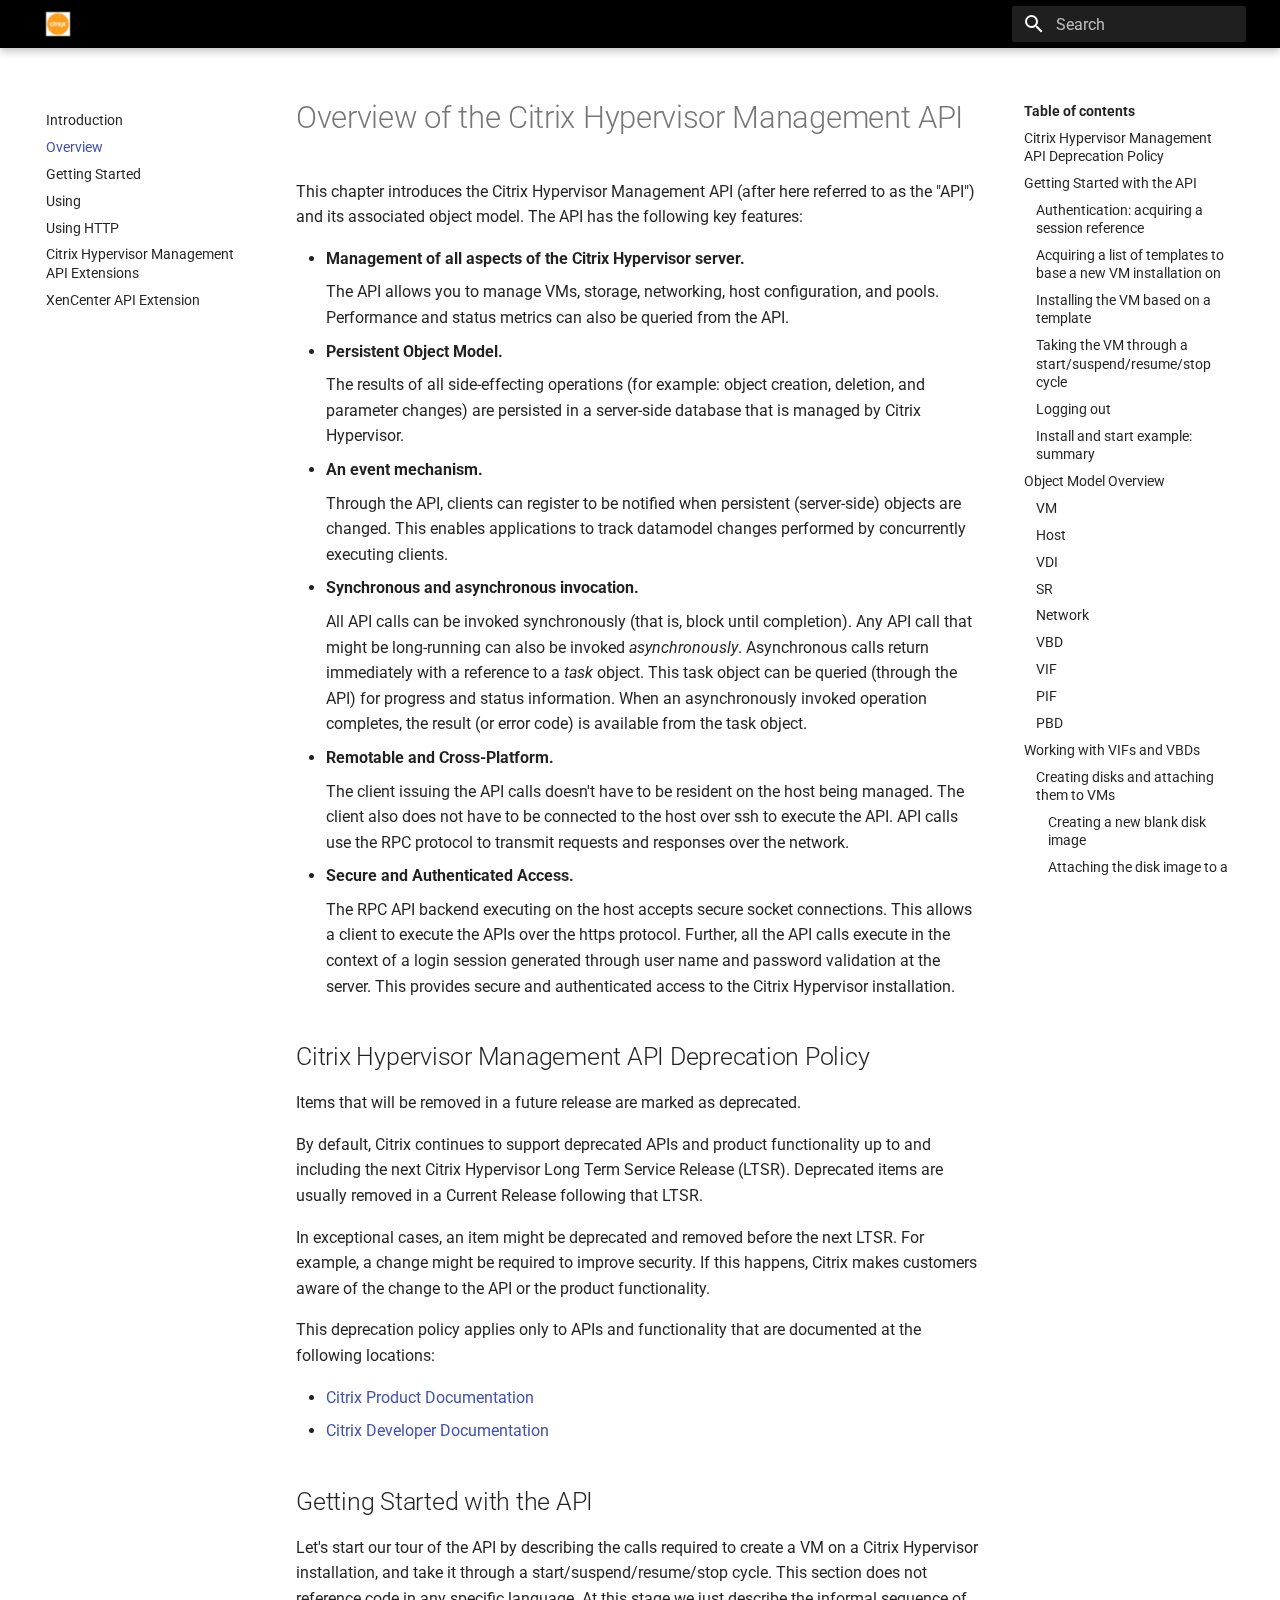
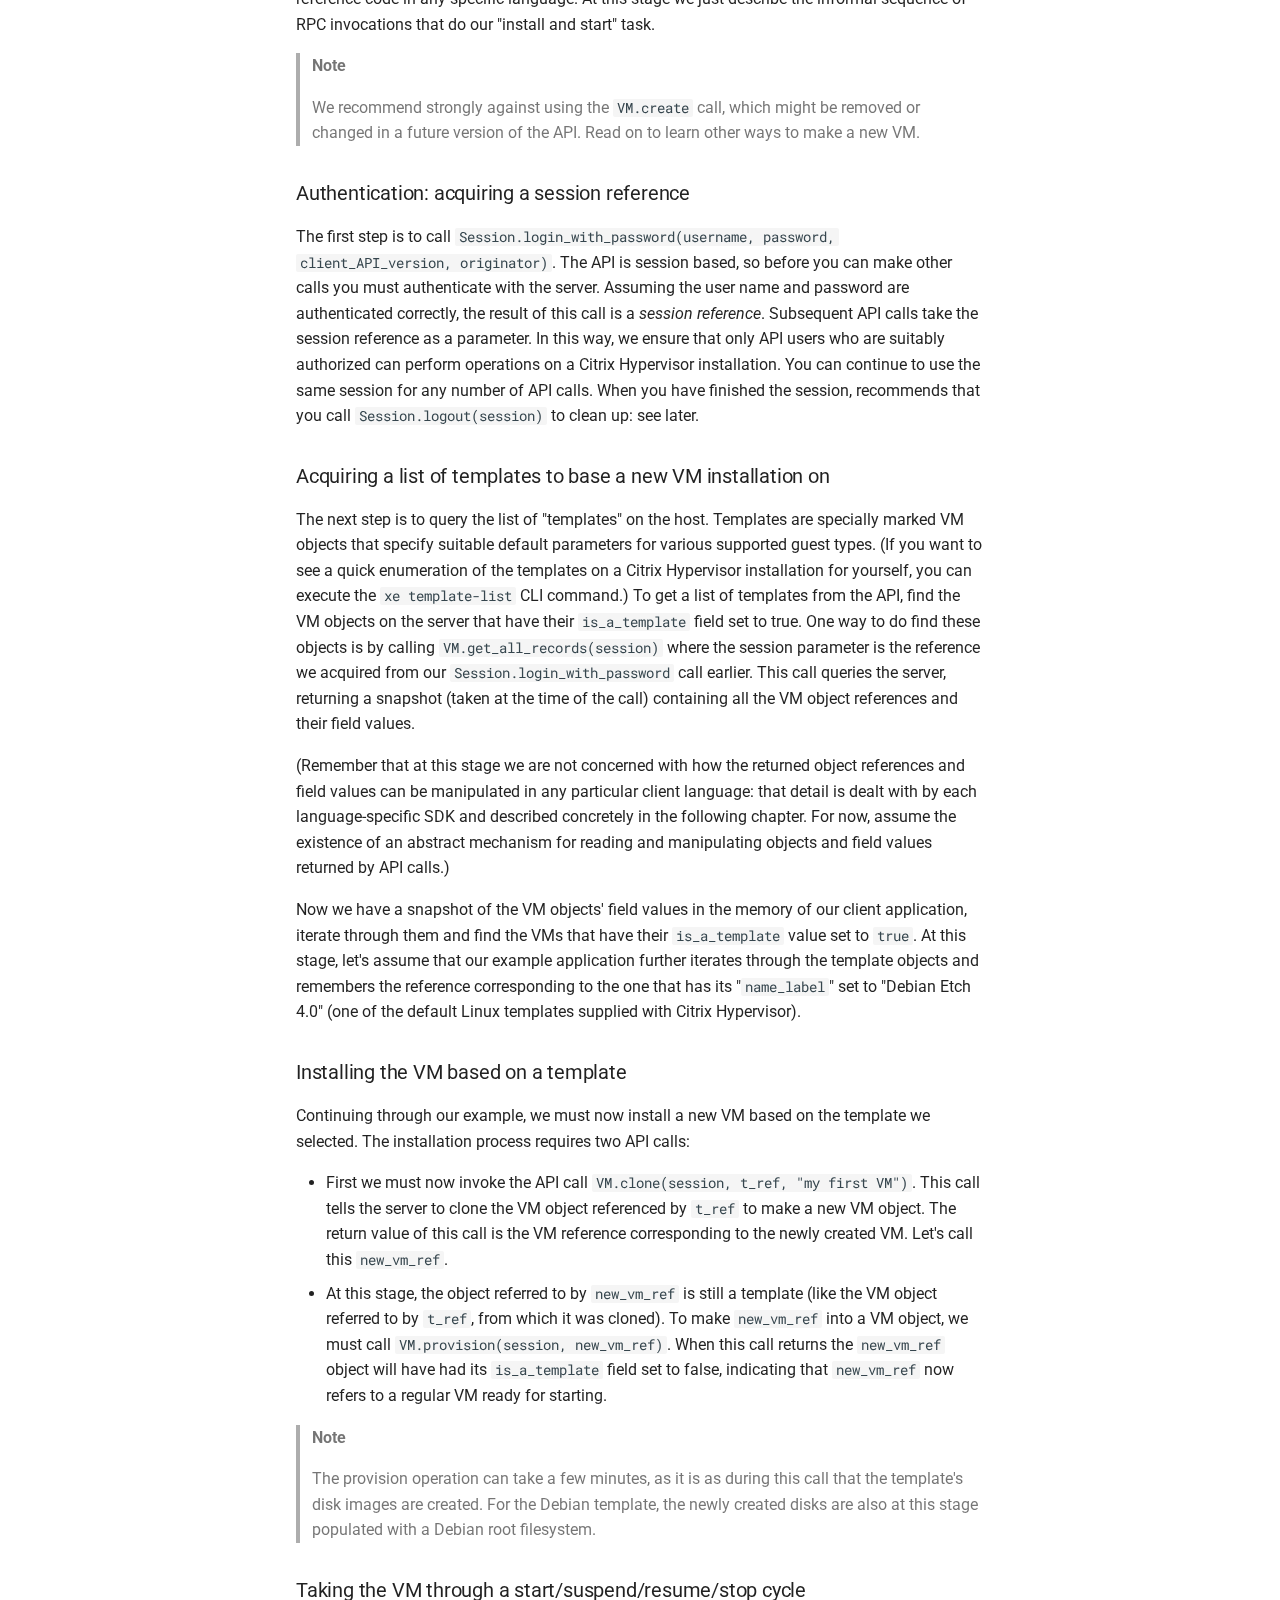
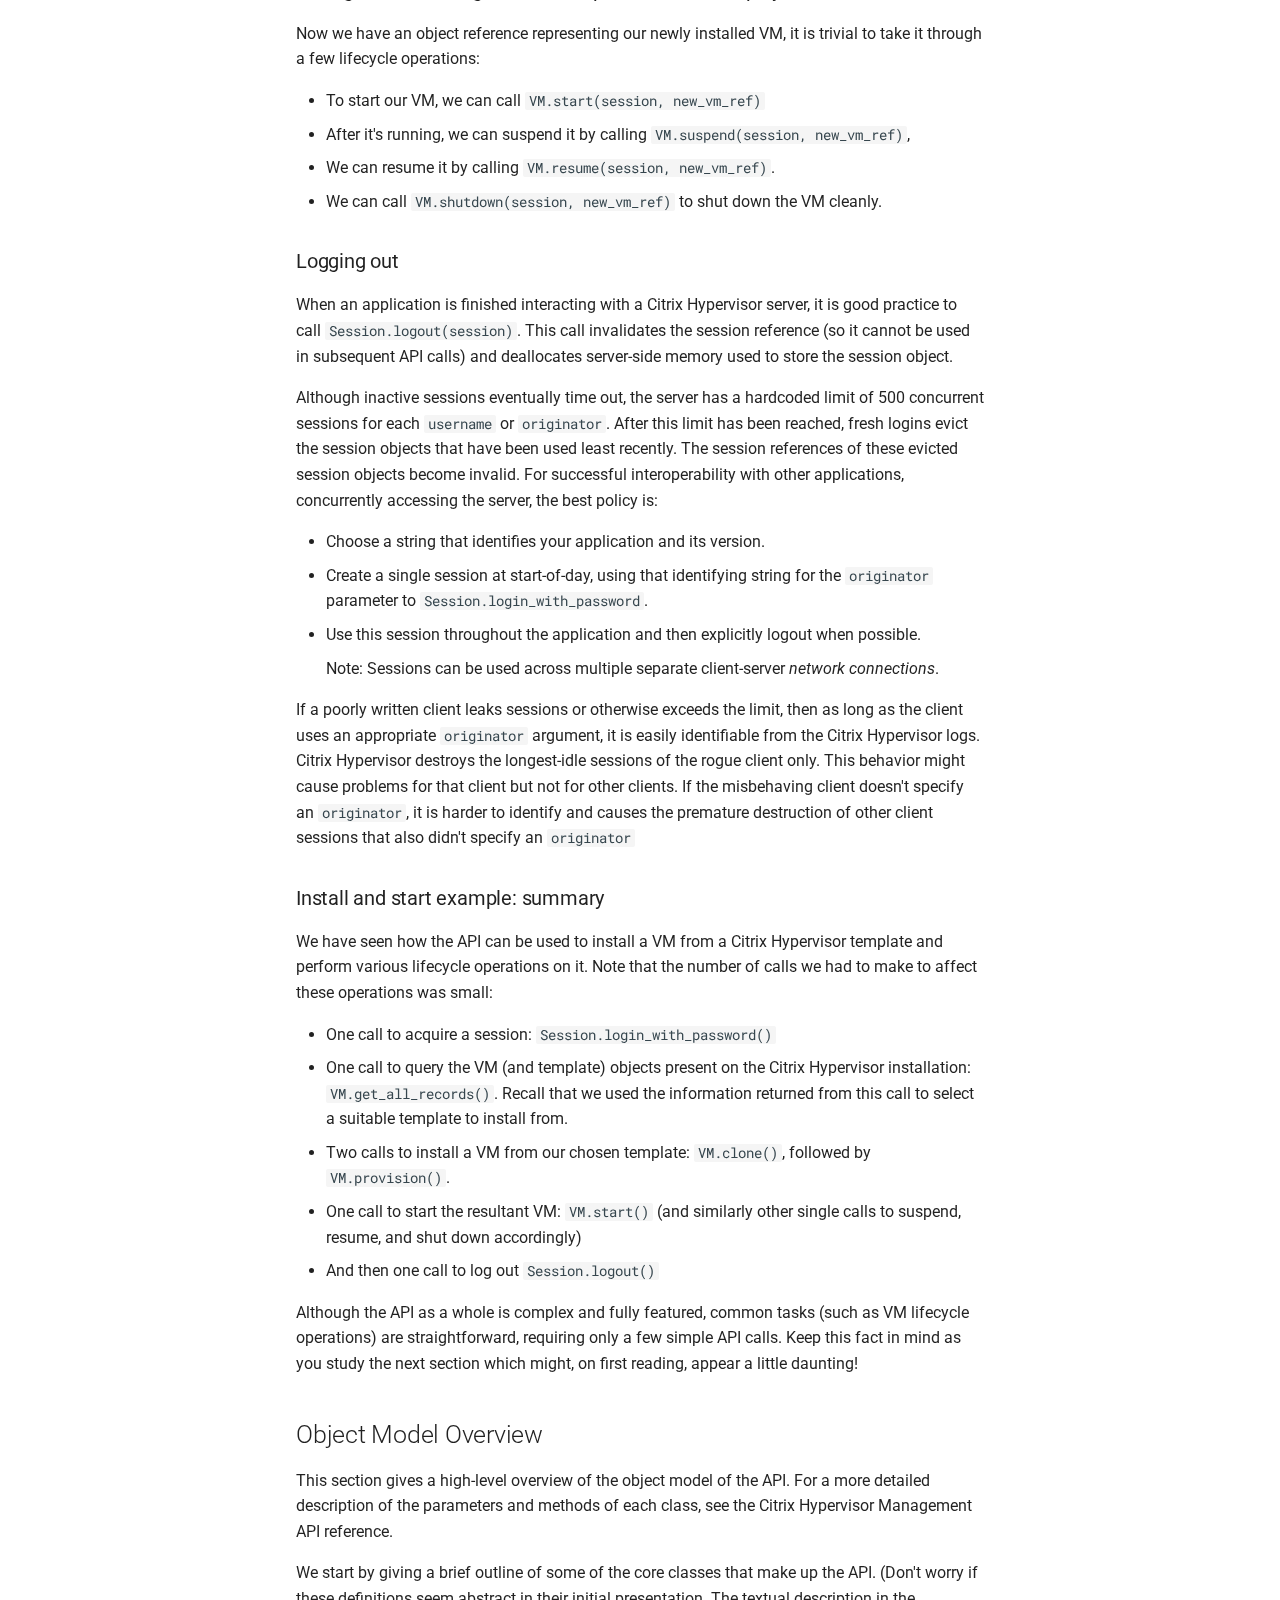
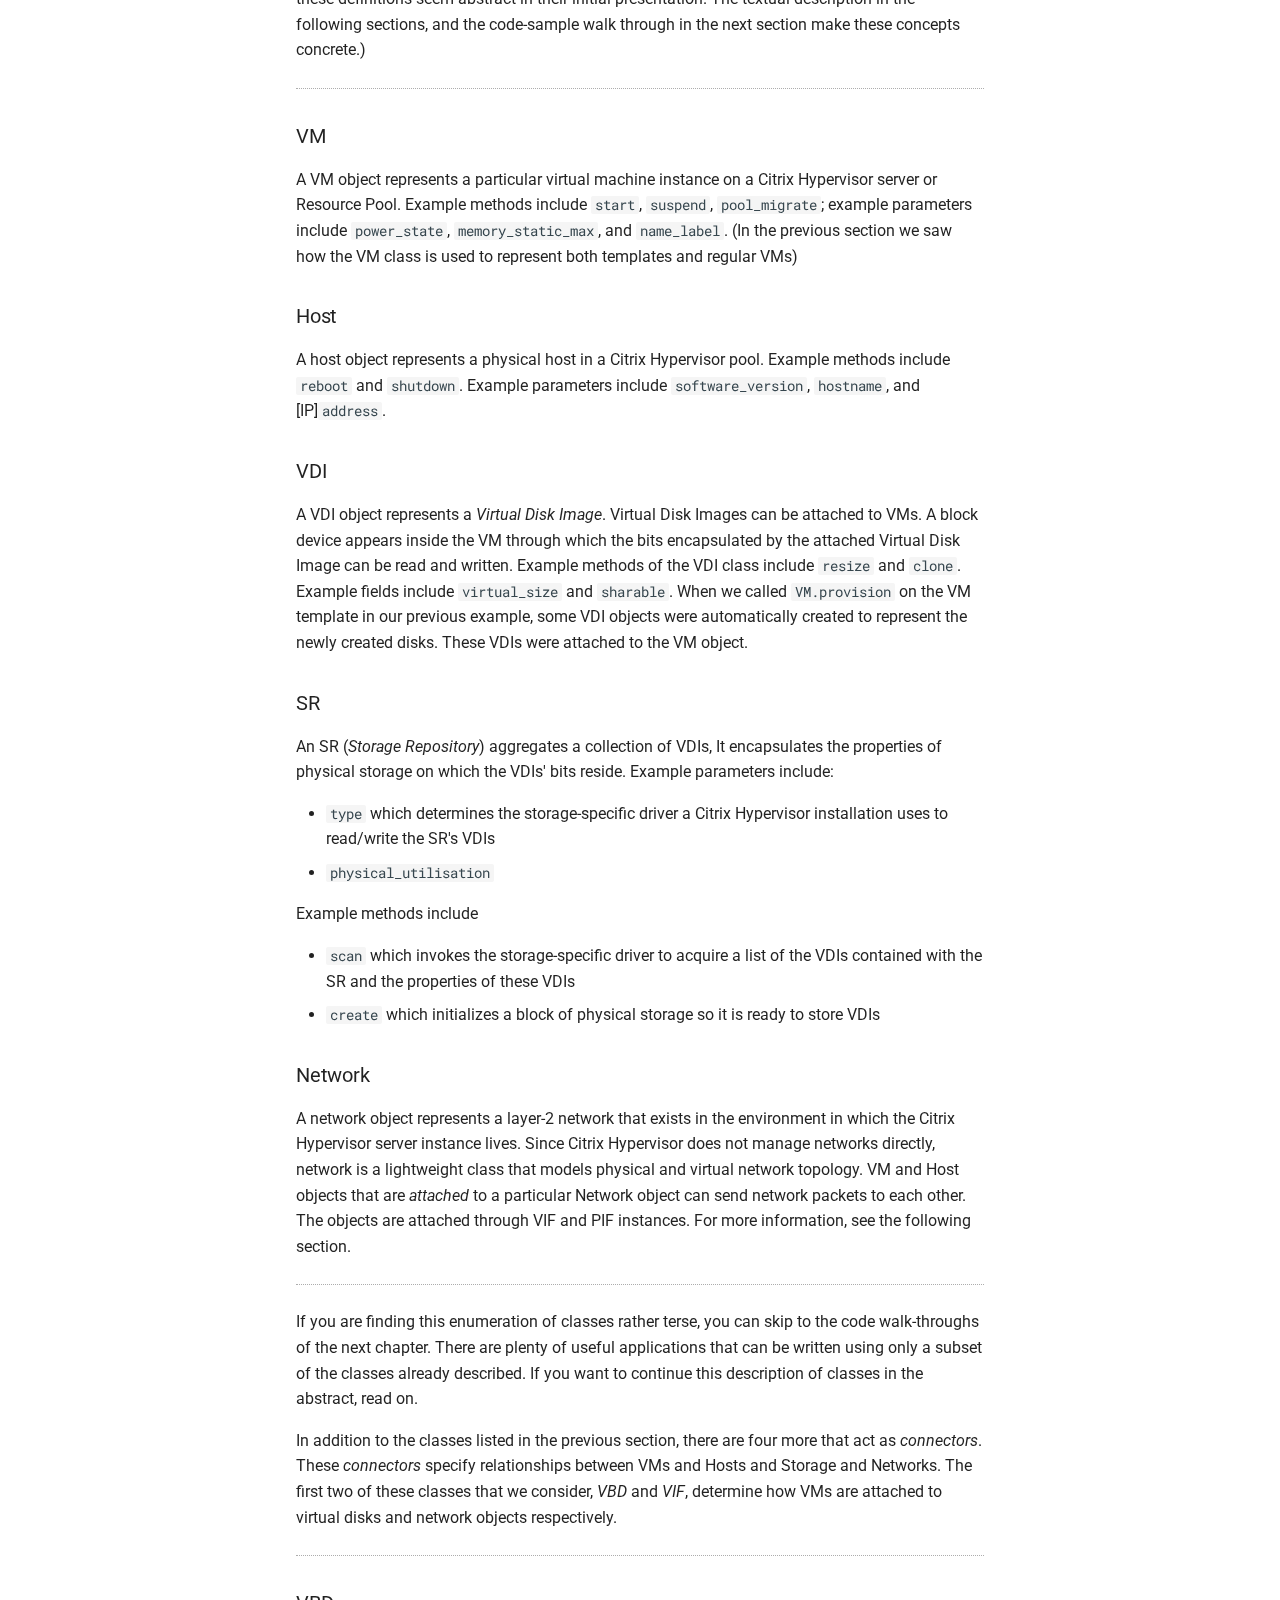
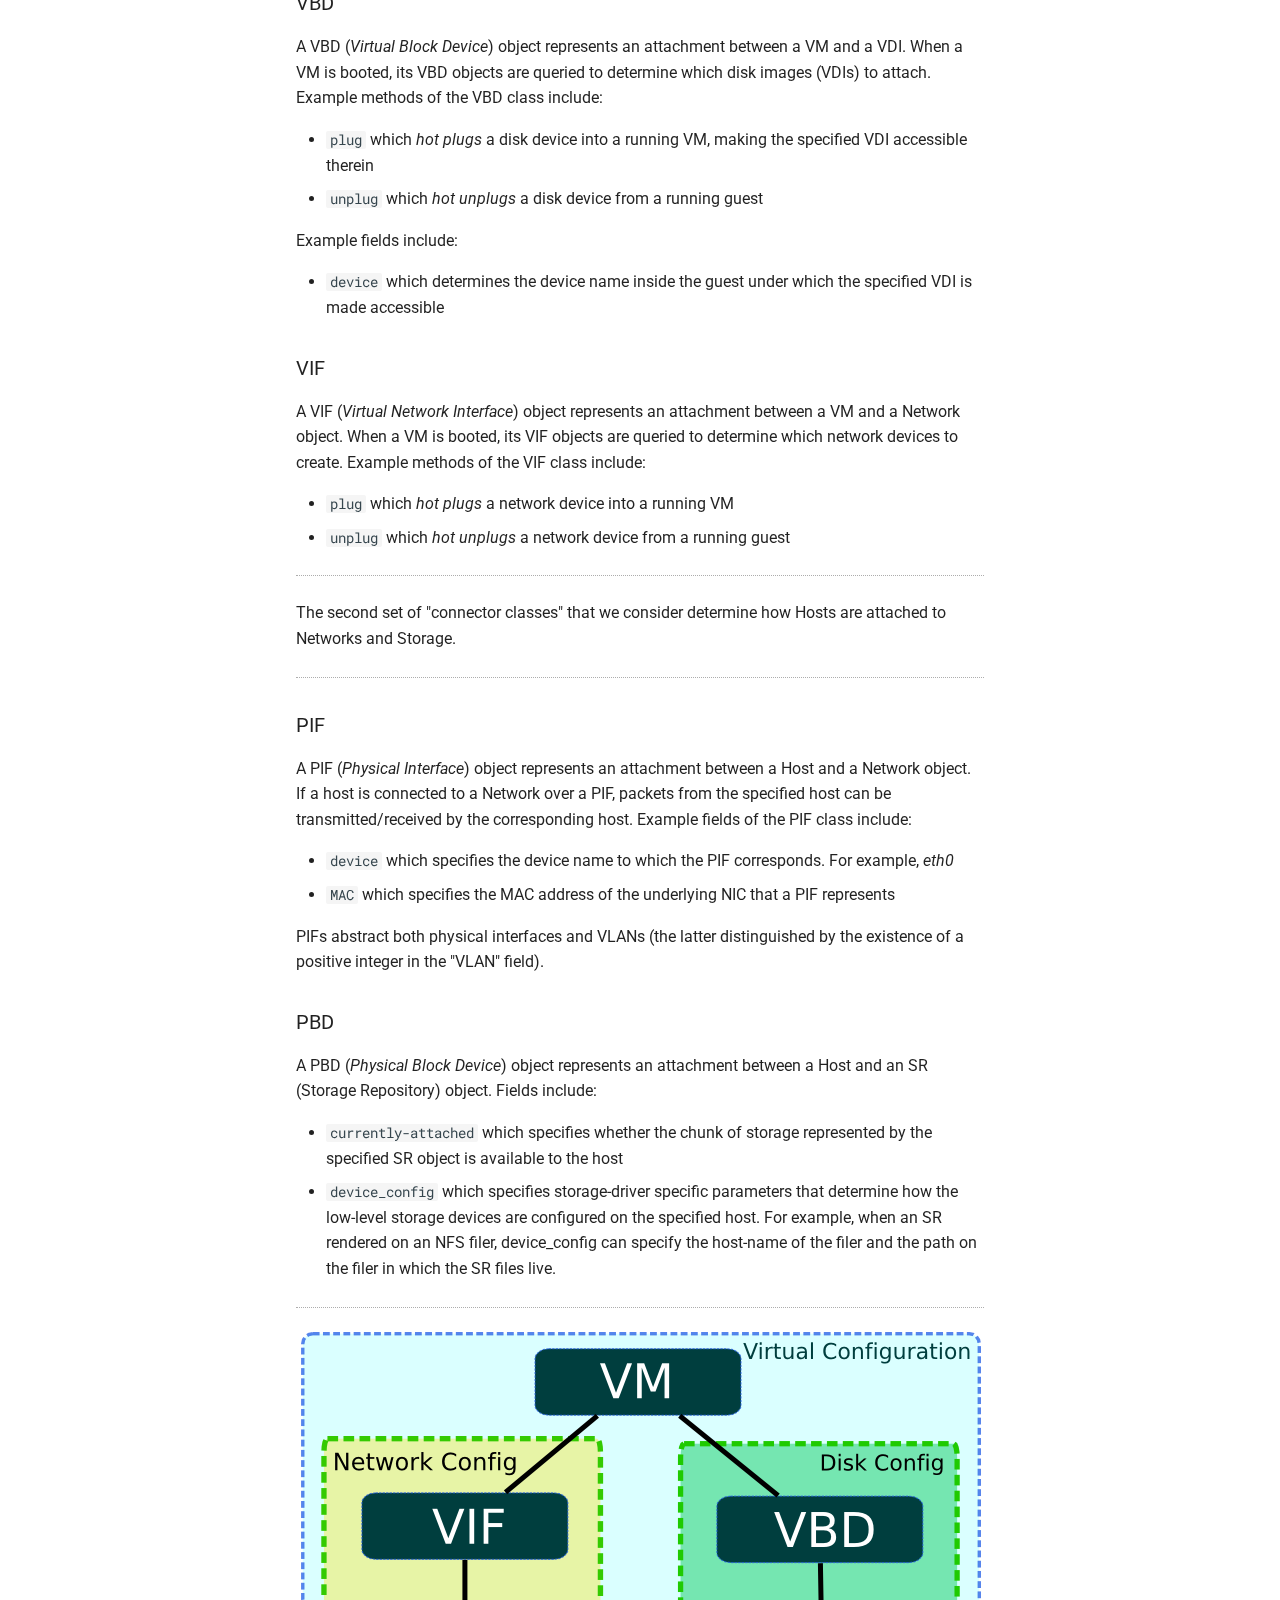
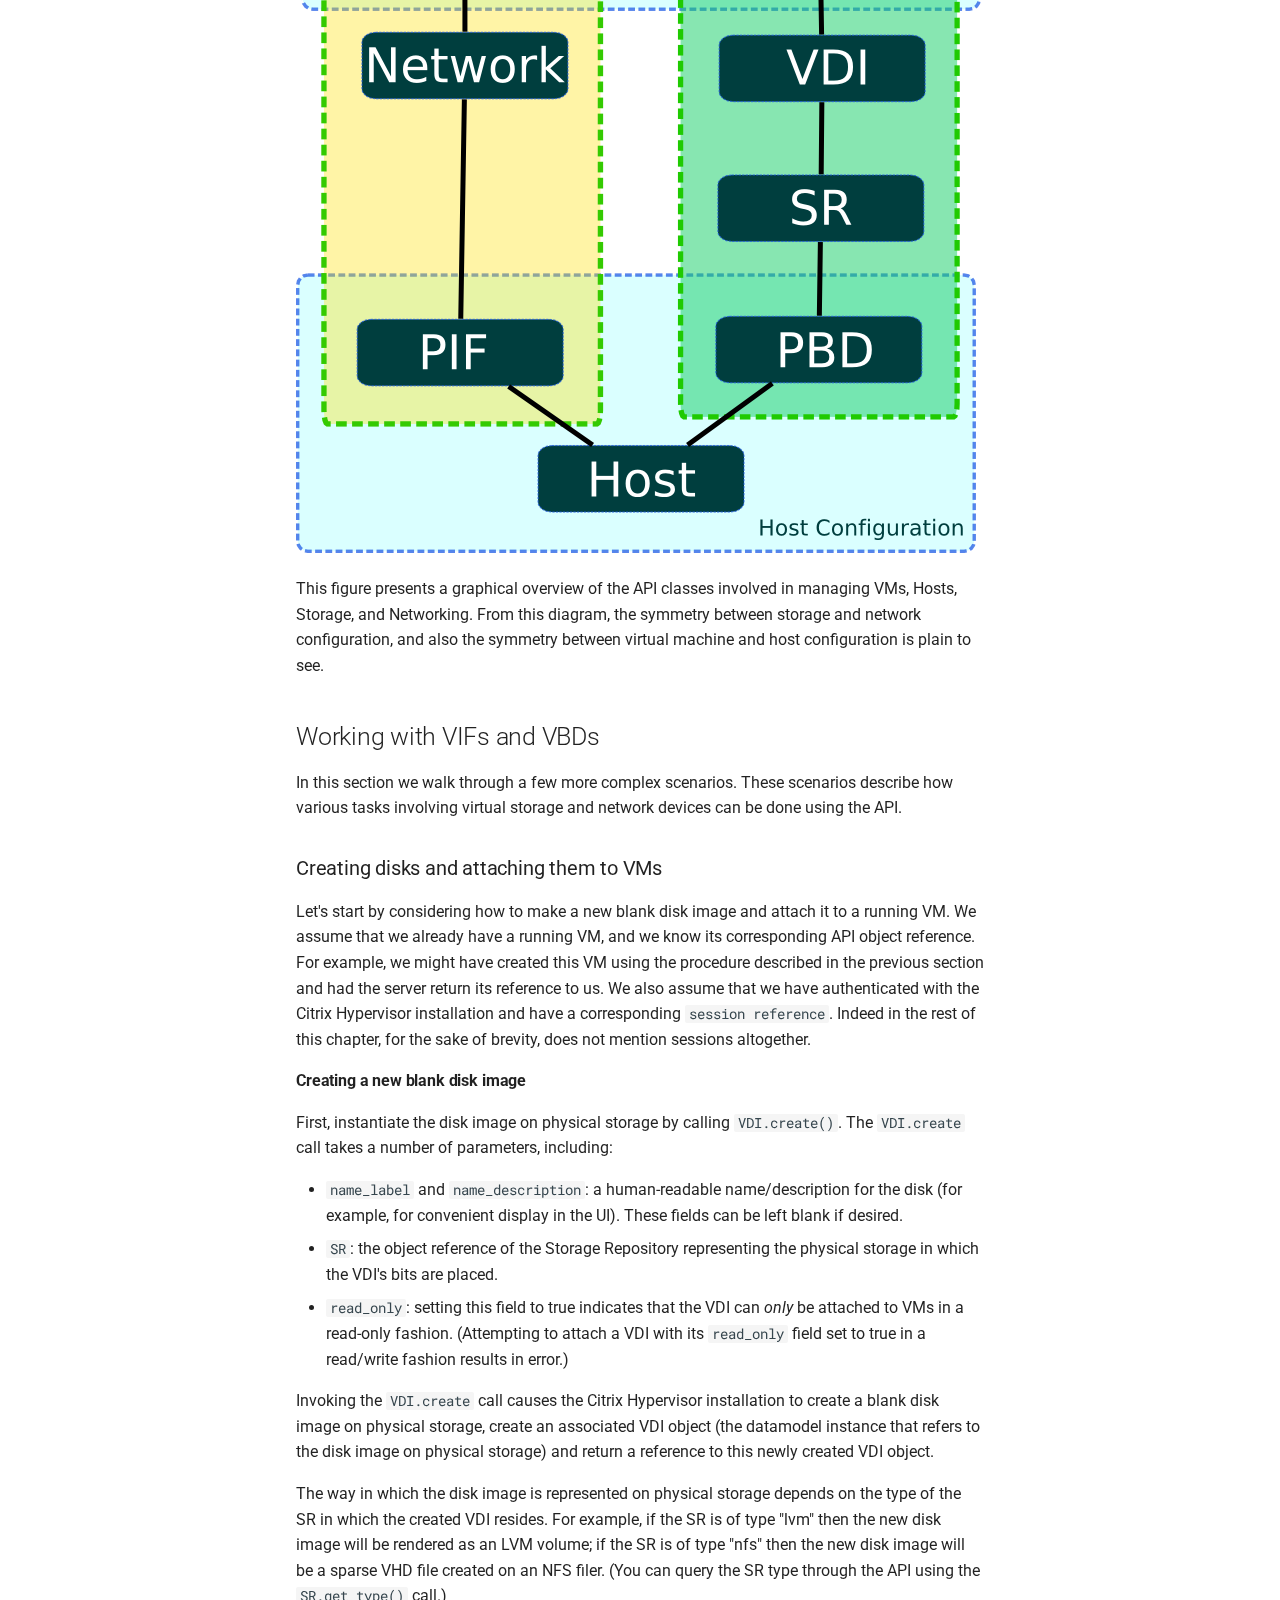
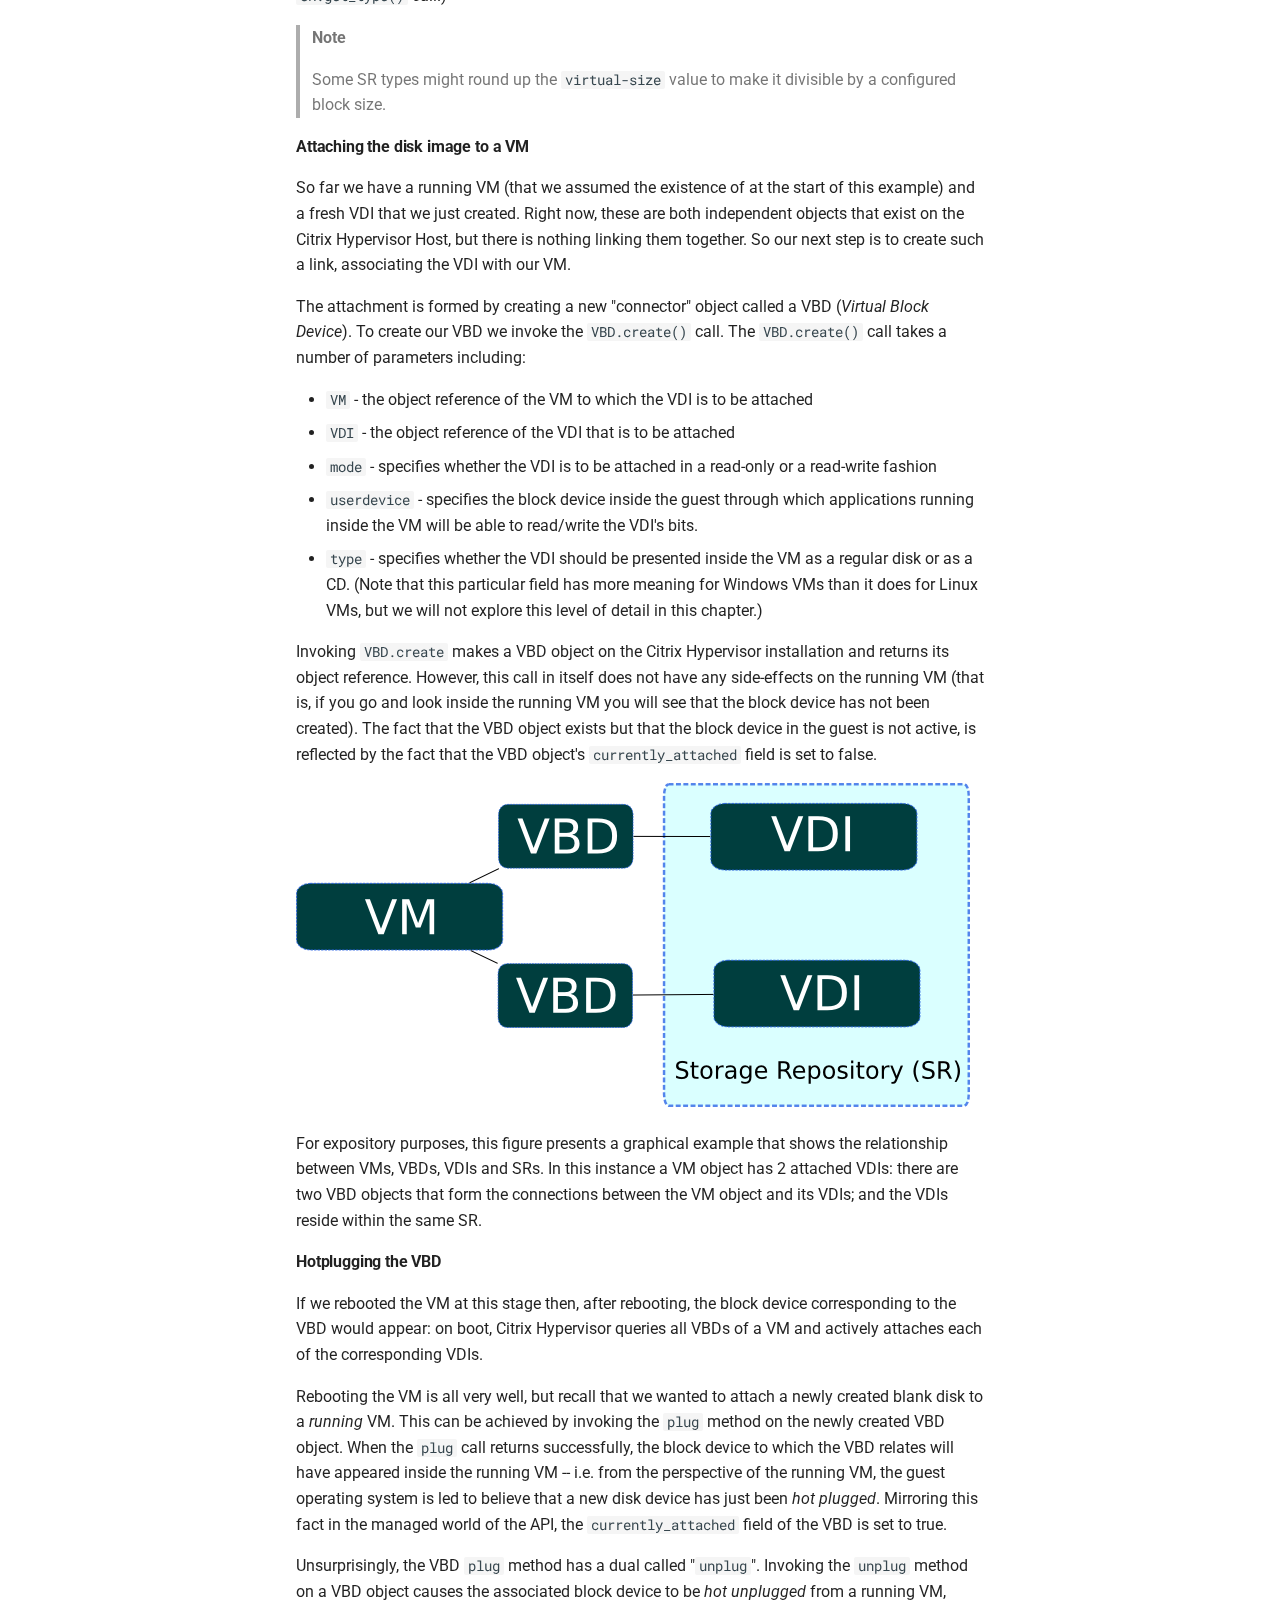
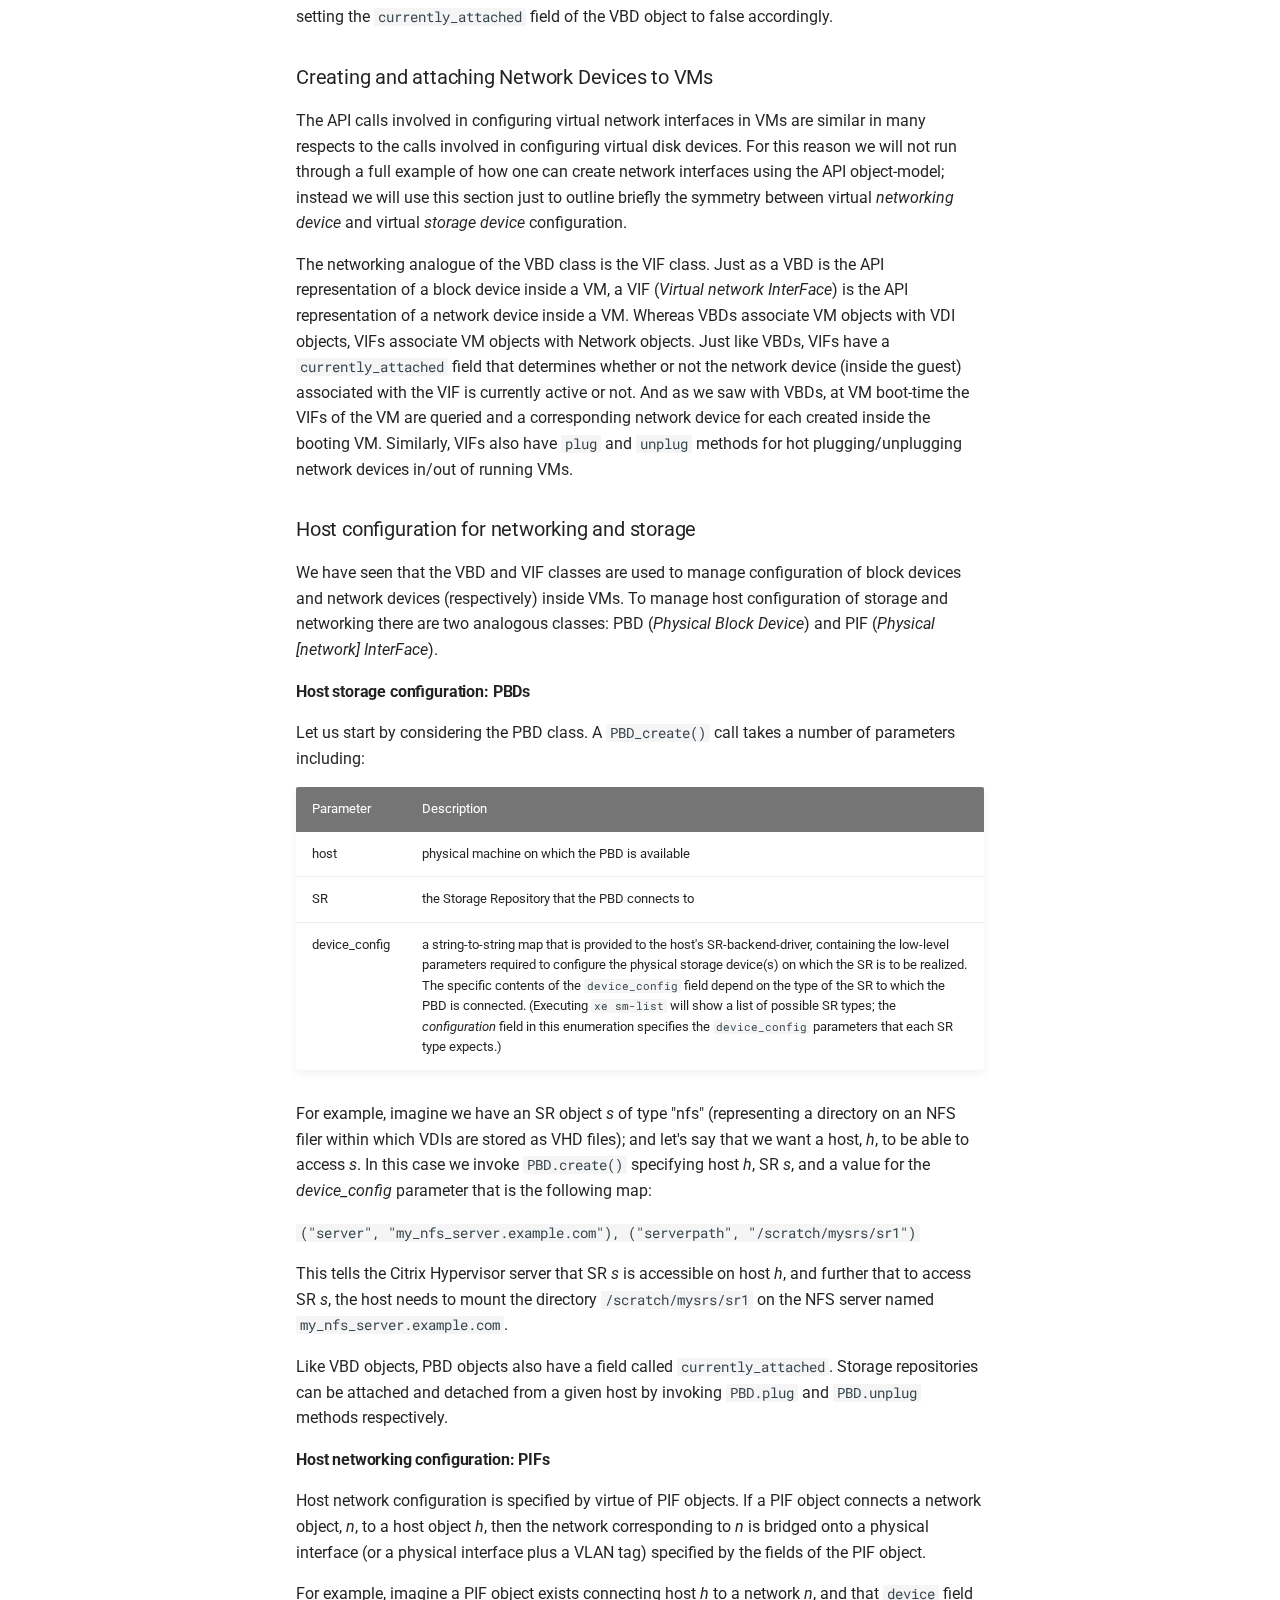
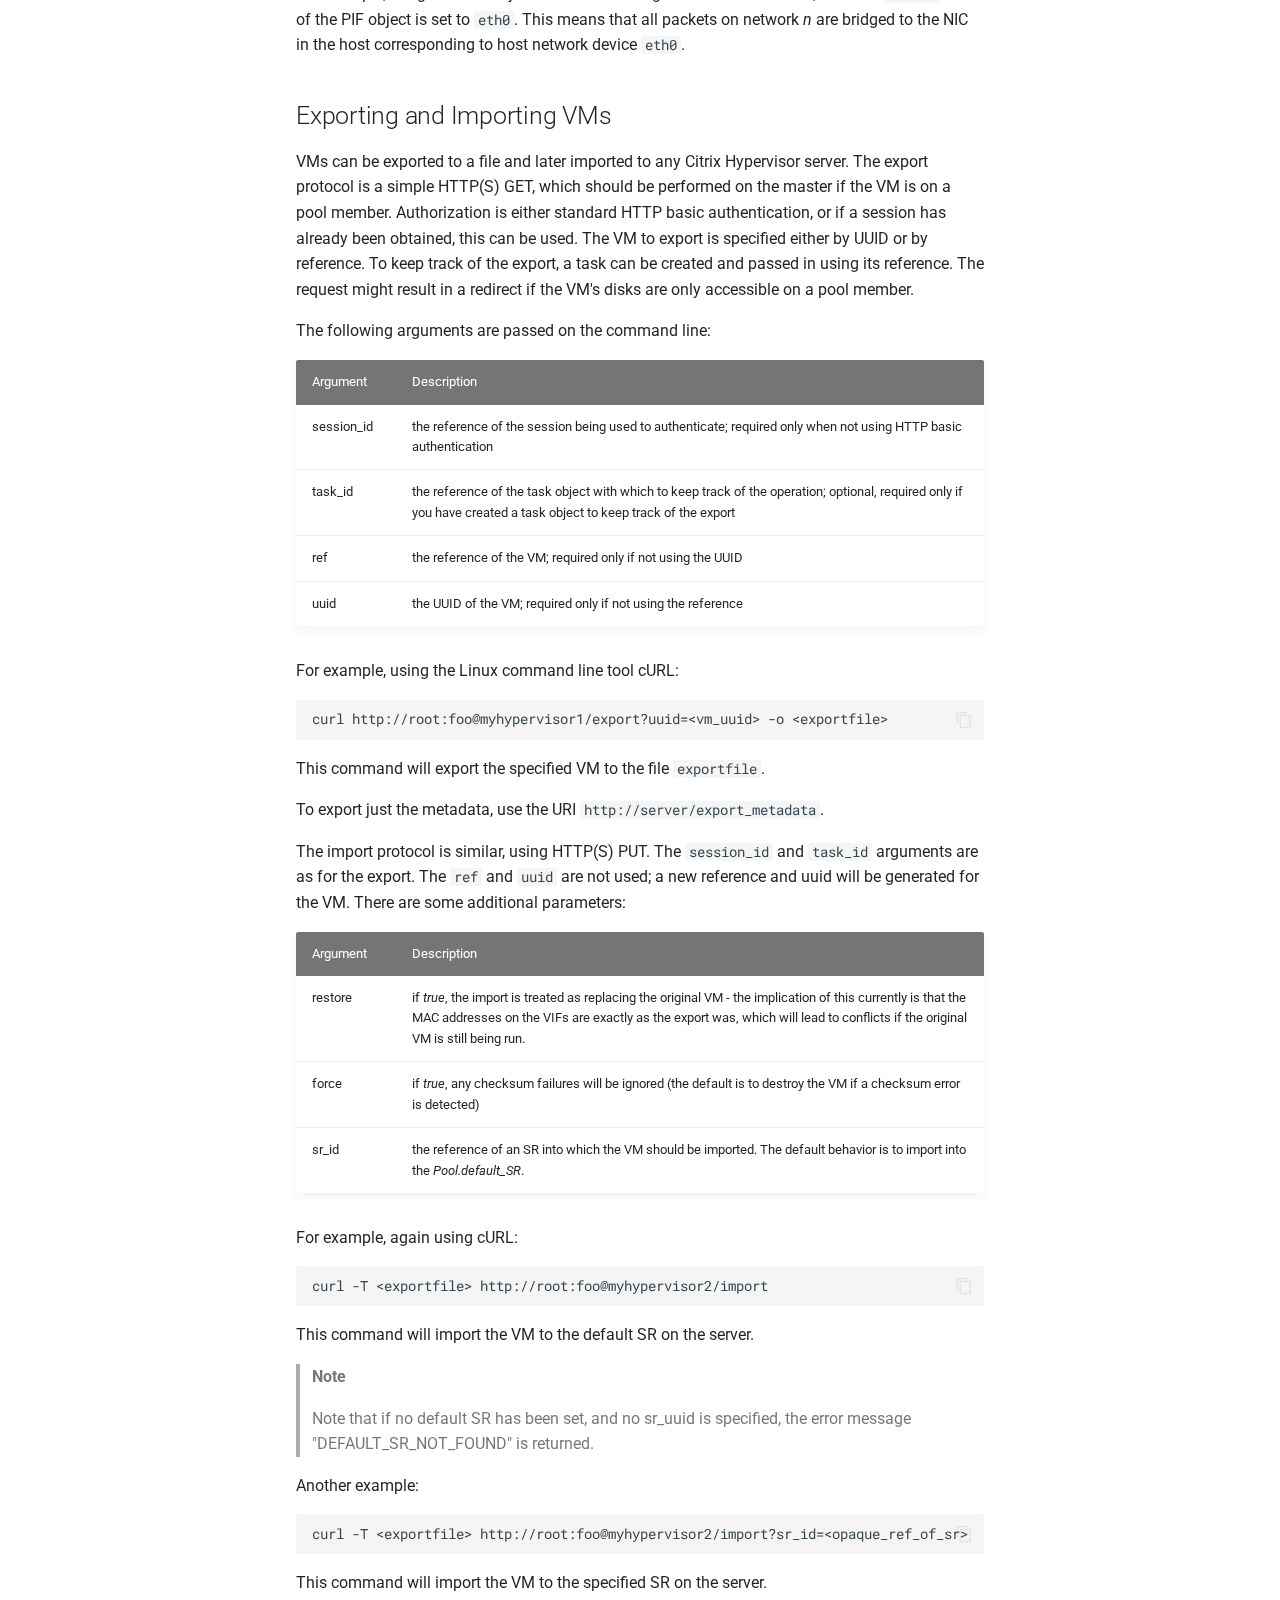
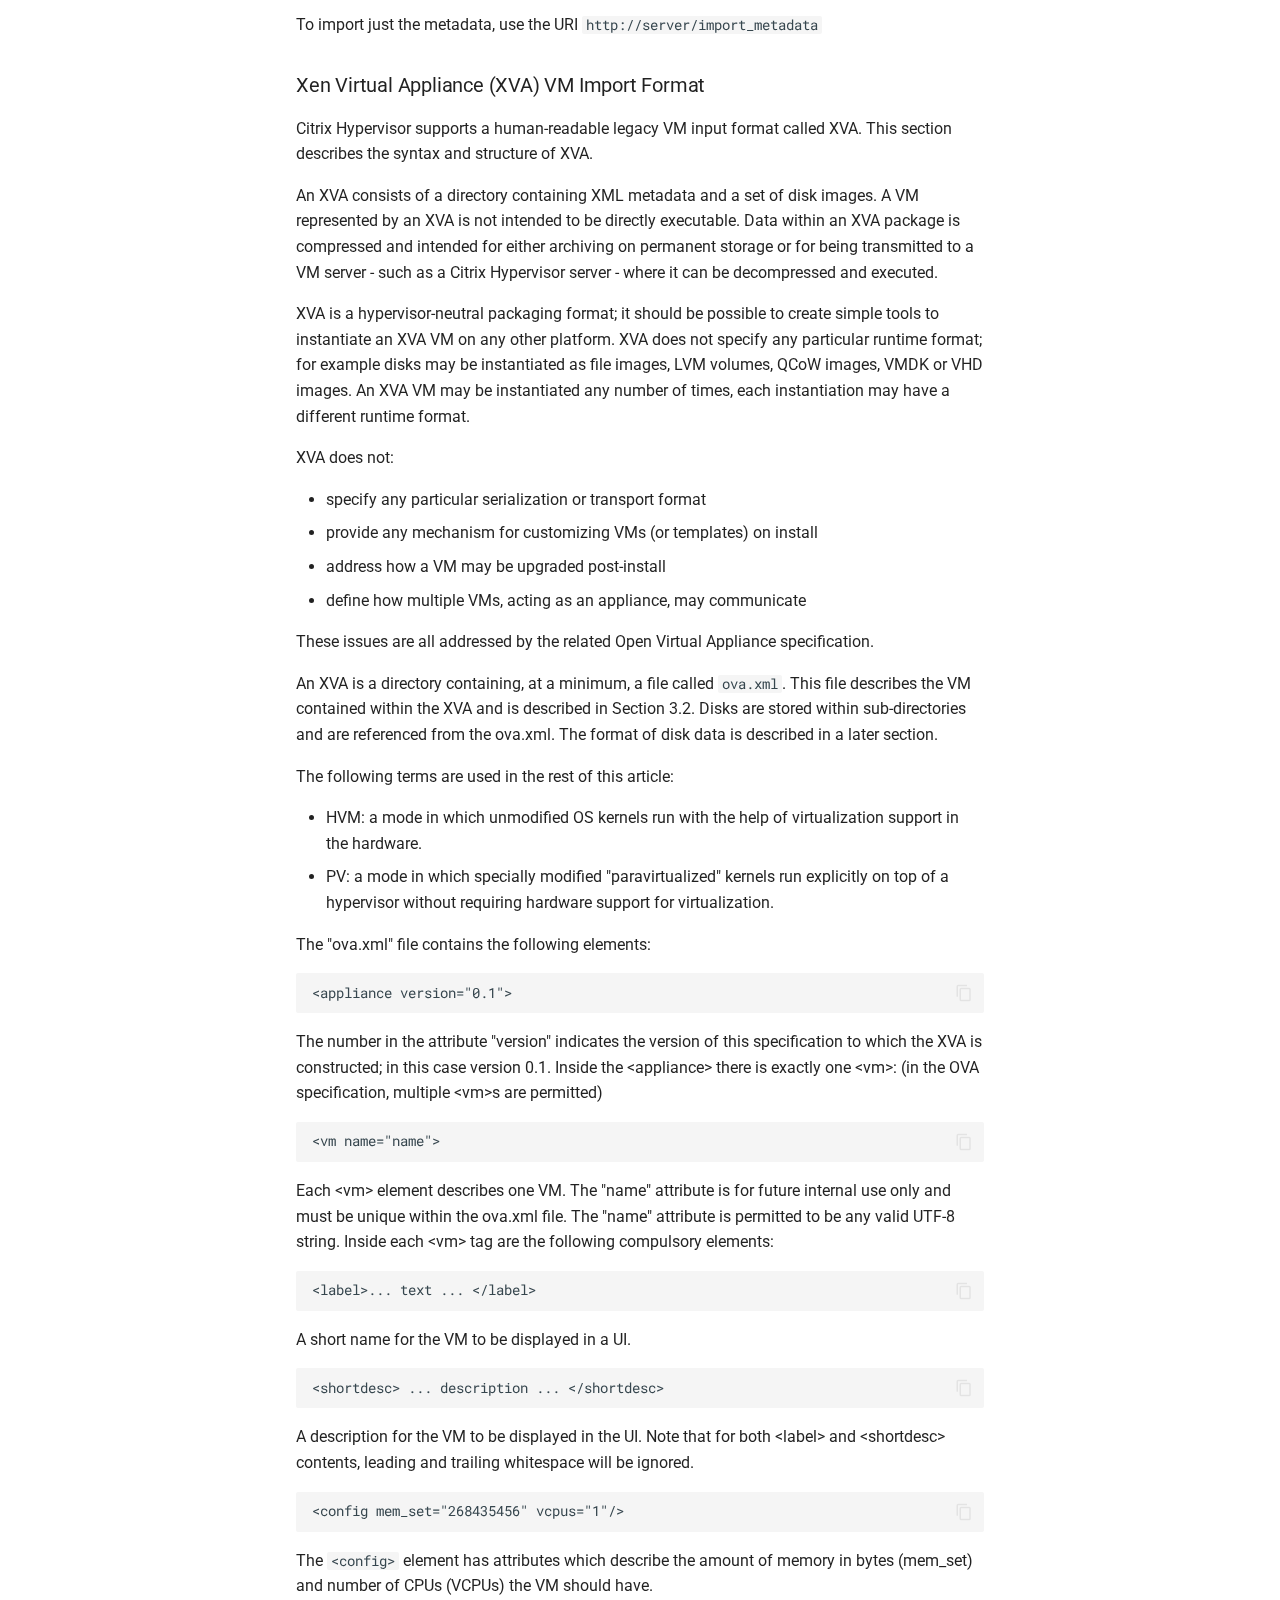
<file: site/overview/index.html>
<!doctype html>
<html lang="en" class="no-js">
  <head>
    
      <meta charset="utf-8">
      <meta name="viewport" content="width=device-width,initial-scale=1">
      
      
      
      <link rel="shortcut icon" href="../assets/images/favicon.png">
      <meta name="generator" content="mkdocs-1.1.2, mkdocs-material-5.2.0">
    
    
      
        <title>Overview - </title>
      
    
    
      <link rel="stylesheet" href="../assets/stylesheets/main.18ac144a.min.css">
      
        <link rel="stylesheet" href="../assets/stylesheets/palette.616af814.min.css">
      
      
        
        
        <meta name="theme-color" content="">
      
    
    
    
      
        <link href="https://fonts.gstatic.com" rel="preconnect" crossorigin>
        <link rel="stylesheet" href="https://fonts.googleapis.com/css?family=Roboto:300,400,400i,700%7CRoboto+Mono&display=fallback">
        <style>body,input{font-family:"Roboto",-apple-system,BlinkMacSystemFont,Helvetica,Arial,sans-serif}code,kbd,pre{font-family:"Roboto Mono",SFMono-Regular,Consolas,Menlo,monospace}</style>
      
    
    
    
      <link rel="stylesheet" href="../css/a.css">
    
    
      
    
    
  </head>
  
  
    
    
    
    <body dir="ltr" data-md-color-scheme="default" data-md-color-primary="black" data-md-color-accent="">
  
    <input class="md-toggle" data-md-toggle="drawer" type="checkbox" id="__drawer" autocomplete="off">
    <input class="md-toggle" data-md-toggle="search" type="checkbox" id="__search" autocomplete="off">
    <label class="md-overlay" for="__drawer"></label>
    <div data-md-component="skip">
      
        
        <a href="#overview-of-the-citrix-hypervisor-management-api" class="md-skip">
          Skip to content
        </a>
      
    </div>
    <div data-md-component="announce">
      
    </div>
    
      <header class="md-header" data-md-component="header">
  <nav class="md-header-nav md-grid" aria-label="Header">
    <a href=".." title="" class="md-header-nav__button md-logo" aria-label="">
      
  <img src="../media/logo3.jpg" alt="logo">

    </a>
    <label class="md-header-nav__button md-icon" for="__drawer">
      <svg xmlns="http://www.w3.org/2000/svg" viewBox="0 0 24 24"><path d="M3 6h18v2H3V6m0 5h18v2H3v-2m0 5h18v2H3v-2z"/></svg>
    </label>
    <div class="md-header-nav__title" data-md-component="header-title">
      
        <div class="md-header-nav__ellipsis">
          <span class="md-header-nav__topic md-ellipsis">
            
          </span>
          <span class="md-header-nav__topic md-ellipsis">
            
              Overview
            
          </span>
        </div>
      
    </div>
    
      <label class="md-header-nav__button md-icon" for="__search">
        <svg xmlns="http://www.w3.org/2000/svg" viewBox="0 0 24 24"><path d="M9.5 3A6.5 6.5 0 0116 9.5c0 1.61-.59 3.09-1.56 4.23l.27.27h.79l5 5-1.5 1.5-5-5v-.79l-.27-.27A6.516 6.516 0 019.5 16 6.5 6.5 0 013 9.5 6.5 6.5 0 019.5 3m0 2C7 5 5 7 5 9.5S7 14 9.5 14 14 12 14 9.5 12 5 9.5 5z"/></svg>
      </label>
      
<div class="md-search" data-md-component="search" role="dialog">
  <label class="md-search__overlay" for="__search"></label>
  <div class="md-search__inner" role="search">
    <form class="md-search__form" name="search">
      <input type="text" class="md-search__input" name="query" aria-label="Search" placeholder="Search" autocapitalize="off" autocorrect="off" autocomplete="off" spellcheck="false" data-md-component="search-query" data-md-state="active">
      <label class="md-search__icon md-icon" for="__search">
        <svg xmlns="http://www.w3.org/2000/svg" viewBox="0 0 24 24"><path d="M9.5 3A6.5 6.5 0 0116 9.5c0 1.61-.59 3.09-1.56 4.23l.27.27h.79l5 5-1.5 1.5-5-5v-.79l-.27-.27A6.516 6.516 0 019.5 16 6.5 6.5 0 013 9.5 6.5 6.5 0 019.5 3m0 2C7 5 5 7 5 9.5S7 14 9.5 14 14 12 14 9.5 12 5 9.5 5z"/></svg>
        <svg xmlns="http://www.w3.org/2000/svg" viewBox="0 0 24 24"><path d="M20 11v2H8l5.5 5.5-1.42 1.42L4.16 12l7.92-7.92L13.5 5.5 8 11h12z"/></svg>
      </label>
      <button type="reset" class="md-search__icon md-icon" aria-label="Clear" data-md-component="search-reset" tabindex="-1">
        <svg xmlns="http://www.w3.org/2000/svg" viewBox="0 0 24 24"><path d="M19 6.41L17.59 5 12 10.59 6.41 5 5 6.41 10.59 12 5 17.59 6.41 19 12 13.41 17.59 19 19 17.59 13.41 12 19 6.41z"/></svg>
      </button>
    </form>
    <div class="md-search__output">
      <div class="md-search__scrollwrap" data-md-scrollfix>
        <div class="md-search-result" data-md-component="search-result">
          <div class="md-search-result__meta">
            Initializing search
          </div>
          <ol class="md-search-result__list"></ol>
        </div>
      </div>
    </div>
  </div>
</div>
    
    
  </nav>
</header>
    
    <div class="md-container" data-md-component="container">
      
        
      
      
        
      
      <main class="md-main" data-md-component="main">
        <div class="md-main__inner md-grid">
          
            
              <div class="md-sidebar md-sidebar--primary" data-md-component="navigation">
                <div class="md-sidebar__scrollwrap">
                  <div class="md-sidebar__inner">
                    <nav class="md-nav md-nav--primary" aria-label="Navigation" data-md-level="0">
  <label class="md-nav__title" for="__drawer">
    <a href=".." title="" class="md-nav__button md-logo" aria-label="">
      
  <img src="../media/logo3.jpg" alt="logo">

    </a>
    
  </label>
  
  <ul class="md-nav__list" data-md-scrollfix>
    
      
      
      


  <li class="md-nav__item">
    <a href=".." title="Introduction" class="md-nav__link">
      Introduction
    </a>
  </li>

    
      
      
      

  


  <li class="md-nav__item md-nav__item--active">
    
    <input class="md-nav__toggle md-toggle" data-md-toggle="toc" type="checkbox" id="__toc">
    
      
    
    
      <label class="md-nav__link md-nav__link--active" for="__toc">
        Overview
        <span class="md-nav__icon md-icon">
          <svg xmlns="http://www.w3.org/2000/svg" viewBox="0 0 24 24"><path d="M3 9h14V7H3v2m0 4h14v-2H3v2m0 4h14v-2H3v2m16 0h2v-2h-2v2m0-10v2h2V7h-2m0 6h2v-2h-2v2z"/></svg>
        </span>
      </label>
    
    <a href="./" title="Overview" class="md-nav__link md-nav__link--active">
      Overview
    </a>
    
      
<nav class="md-nav md-nav--secondary" aria-label="Table of contents">
  
  
    
  
  
    <label class="md-nav__title" for="__toc">
      <span class="md-nav__icon md-icon">
        <svg xmlns="http://www.w3.org/2000/svg" viewBox="0 0 24 24"><path d="M20 11v2H8l5.5 5.5-1.42 1.42L4.16 12l7.92-7.92L13.5 5.5 8 11h12z"/></svg>
      </span>
      Table of contents
    </label>
    <ul class="md-nav__list" data-md-scrollfix>
      
        <li class="md-nav__item">
  <a href="#citrix-hypervisor-management-api-deprecation-policy" class="md-nav__link">
    Citrix Hypervisor Management API Deprecation Policy
  </a>
  
</li>
      
        <li class="md-nav__item">
  <a href="#getting-started-with-the-api" class="md-nav__link">
    Getting Started with the API
  </a>
  
    <nav class="md-nav" aria-label="Getting Started with the API">
      <ul class="md-nav__list">
        
          <li class="md-nav__item">
  <a href="#authentication-acquiring-a-session-reference" class="md-nav__link">
    Authentication: acquiring a session reference
  </a>
  
</li>
        
          <li class="md-nav__item">
  <a href="#acquiring-a-list-of-templates-to-base-a-new-vm-installation-on" class="md-nav__link">
    Acquiring a list of templates to base a new VM installation on
  </a>
  
</li>
        
          <li class="md-nav__item">
  <a href="#installing-the-vm-based-on-a-template" class="md-nav__link">
    Installing the VM based on a template
  </a>
  
</li>
        
          <li class="md-nav__item">
  <a href="#taking-the-vm-through-a-startsuspendresumestop-cycle" class="md-nav__link">
    Taking the VM through a start/suspend/resume/stop cycle
  </a>
  
</li>
        
          <li class="md-nav__item">
  <a href="#logging-out" class="md-nav__link">
    Logging out
  </a>
  
</li>
        
          <li class="md-nav__item">
  <a href="#install-and-start-example-summary" class="md-nav__link">
    Install and start example: summary
  </a>
  
</li>
        
      </ul>
    </nav>
  
</li>
      
        <li class="md-nav__item">
  <a href="#object-model-overview" class="md-nav__link">
    Object Model Overview
  </a>
  
    <nav class="md-nav" aria-label="Object Model Overview">
      <ul class="md-nav__list">
        
          <li class="md-nav__item">
  <a href="#vm" class="md-nav__link">
    VM
  </a>
  
</li>
        
          <li class="md-nav__item">
  <a href="#host" class="md-nav__link">
    Host
  </a>
  
</li>
        
          <li class="md-nav__item">
  <a href="#vdi" class="md-nav__link">
    VDI
  </a>
  
</li>
        
          <li class="md-nav__item">
  <a href="#sr" class="md-nav__link">
    SR
  </a>
  
</li>
        
          <li class="md-nav__item">
  <a href="#network" class="md-nav__link">
    Network
  </a>
  
</li>
        
          <li class="md-nav__item">
  <a href="#vbd" class="md-nav__link">
    VBD
  </a>
  
</li>
        
          <li class="md-nav__item">
  <a href="#vif" class="md-nav__link">
    VIF
  </a>
  
</li>
        
          <li class="md-nav__item">
  <a href="#pif" class="md-nav__link">
    PIF
  </a>
  
</li>
        
          <li class="md-nav__item">
  <a href="#pbd" class="md-nav__link">
    PBD
  </a>
  
</li>
        
      </ul>
    </nav>
  
</li>
      
        <li class="md-nav__item">
  <a href="#working-with-vifs-and-vbds" class="md-nav__link">
    Working with VIFs and VBDs
  </a>
  
    <nav class="md-nav" aria-label="Working with VIFs and VBDs">
      <ul class="md-nav__list">
        
          <li class="md-nav__item">
  <a href="#creating-disks-and-attaching-them-to-vms" class="md-nav__link">
    Creating disks and attaching them to VMs
  </a>
  
    <nav class="md-nav" aria-label="Creating disks and attaching them to VMs">
      <ul class="md-nav__list">
        
          <li class="md-nav__item">
  <a href="#creating-a-new-blank-disk-image" class="md-nav__link">
    Creating a new blank disk image
  </a>
  
</li>
        
          <li class="md-nav__item">
  <a href="#attaching-the-disk-image-to-a-vm" class="md-nav__link">
    Attaching the disk image to a VM
  </a>
  
</li>
        
          <li class="md-nav__item">
  <a href="#hotplugging-the-vbd" class="md-nav__link">
    Hotplugging the VBD
  </a>
  
</li>
        
      </ul>
    </nav>
  
</li>
        
          <li class="md-nav__item">
  <a href="#creating-and-attaching-network-devices-to-vms" class="md-nav__link">
    Creating and attaching Network Devices to VMs
  </a>
  
</li>
        
          <li class="md-nav__item">
  <a href="#host-configuration-for-networking-and-storage" class="md-nav__link">
    Host configuration for networking and storage
  </a>
  
    <nav class="md-nav" aria-label="Host configuration for networking and storage">
      <ul class="md-nav__list">
        
          <li class="md-nav__item">
  <a href="#host-storage-configuration-pbds" class="md-nav__link">
    Host storage configuration: PBDs
  </a>
  
</li>
        
          <li class="md-nav__item">
  <a href="#host-networking-configuration-pifs" class="md-nav__link">
    Host networking configuration: PIFs
  </a>
  
</li>
        
      </ul>
    </nav>
  
</li>
        
      </ul>
    </nav>
  
</li>
      
        <li class="md-nav__item">
  <a href="#exporting-and-importing-vms" class="md-nav__link">
    Exporting and Importing VMs
  </a>
  
    <nav class="md-nav" aria-label="Exporting and Importing VMs">
      <ul class="md-nav__list">
        
          <li class="md-nav__item">
  <a href="#xen-virtual-appliance-xva-vm-import-format" class="md-nav__link">
    Xen Virtual Appliance (XVA) VM Import Format
  </a>
  
</li>
        
      </ul>
    </nav>
  
</li>
      
        <li class="md-nav__item">
  <a href="#rpc-notes" class="md-nav__link">
    RPC notes
  </a>
  
    <nav class="md-nav" aria-label="RPC notes">
      <ul class="md-nav__list">
        
          <li class="md-nav__item">
  <a href="#datetimes" class="md-nav__link">
    Datetimes
  </a>
  
</li>
        
      </ul>
    </nav>
  
</li>
      
        <li class="md-nav__item">
  <a href="#where-to-look-next" class="md-nav__link">
    Where to look next
  </a>
  
</li>
      
    </ul>
  
</nav>
    
  </li>

    
      
      
      


  <li class="md-nav__item">
    <a href="../getting-started/" title="Getting Started" class="md-nav__link">
      Getting Started
    </a>
  </li>

    
      
      
      


  <li class="md-nav__item">
    <a href="../using/" title="Using" class="md-nav__link">
      Using
    </a>
  </li>

    
      
      
      


  <li class="md-nav__item">
    <a href="../using-http/" title="Using HTTP" class="md-nav__link">
      Using HTTP
    </a>
  </li>

    
      
      
      


  <li class="md-nav__item">
    <a href="../xs-api-extensions/" title="Citrix Hypervisor Management API Extensions" class="md-nav__link">
      Citrix Hypervisor Management API Extensions
    </a>
  </li>

    
      
      
      


  <li class="md-nav__item">
    <a href="../xc-api-extensions/" title="XenCenter API Extension" class="md-nav__link">
      XenCenter API Extension
    </a>
  </li>

    
  </ul>
</nav>
                  </div>
                </div>
              </div>
            
            
              <div class="md-sidebar md-sidebar--secondary" data-md-component="toc">
                <div class="md-sidebar__scrollwrap">
                  <div class="md-sidebar__inner">
                    
<nav class="md-nav md-nav--secondary" aria-label="Table of contents">
  
  
    
  
  
    <label class="md-nav__title" for="__toc">
      <span class="md-nav__icon md-icon">
        <svg xmlns="http://www.w3.org/2000/svg" viewBox="0 0 24 24"><path d="M20 11v2H8l5.5 5.5-1.42 1.42L4.16 12l7.92-7.92L13.5 5.5 8 11h12z"/></svg>
      </span>
      Table of contents
    </label>
    <ul class="md-nav__list" data-md-scrollfix>
      
        <li class="md-nav__item">
  <a href="#citrix-hypervisor-management-api-deprecation-policy" class="md-nav__link">
    Citrix Hypervisor Management API Deprecation Policy
  </a>
  
</li>
      
        <li class="md-nav__item">
  <a href="#getting-started-with-the-api" class="md-nav__link">
    Getting Started with the API
  </a>
  
    <nav class="md-nav" aria-label="Getting Started with the API">
      <ul class="md-nav__list">
        
          <li class="md-nav__item">
  <a href="#authentication-acquiring-a-session-reference" class="md-nav__link">
    Authentication: acquiring a session reference
  </a>
  
</li>
        
          <li class="md-nav__item">
  <a href="#acquiring-a-list-of-templates-to-base-a-new-vm-installation-on" class="md-nav__link">
    Acquiring a list of templates to base a new VM installation on
  </a>
  
</li>
        
          <li class="md-nav__item">
  <a href="#installing-the-vm-based-on-a-template" class="md-nav__link">
    Installing the VM based on a template
  </a>
  
</li>
        
          <li class="md-nav__item">
  <a href="#taking-the-vm-through-a-startsuspendresumestop-cycle" class="md-nav__link">
    Taking the VM through a start/suspend/resume/stop cycle
  </a>
  
</li>
        
          <li class="md-nav__item">
  <a href="#logging-out" class="md-nav__link">
    Logging out
  </a>
  
</li>
        
          <li class="md-nav__item">
  <a href="#install-and-start-example-summary" class="md-nav__link">
    Install and start example: summary
  </a>
  
</li>
        
      </ul>
    </nav>
  
</li>
      
        <li class="md-nav__item">
  <a href="#object-model-overview" class="md-nav__link">
    Object Model Overview
  </a>
  
    <nav class="md-nav" aria-label="Object Model Overview">
      <ul class="md-nav__list">
        
          <li class="md-nav__item">
  <a href="#vm" class="md-nav__link">
    VM
  </a>
  
</li>
        
          <li class="md-nav__item">
  <a href="#host" class="md-nav__link">
    Host
  </a>
  
</li>
        
          <li class="md-nav__item">
  <a href="#vdi" class="md-nav__link">
    VDI
  </a>
  
</li>
        
          <li class="md-nav__item">
  <a href="#sr" class="md-nav__link">
    SR
  </a>
  
</li>
        
          <li class="md-nav__item">
  <a href="#network" class="md-nav__link">
    Network
  </a>
  
</li>
        
          <li class="md-nav__item">
  <a href="#vbd" class="md-nav__link">
    VBD
  </a>
  
</li>
        
          <li class="md-nav__item">
  <a href="#vif" class="md-nav__link">
    VIF
  </a>
  
</li>
        
          <li class="md-nav__item">
  <a href="#pif" class="md-nav__link">
    PIF
  </a>
  
</li>
        
          <li class="md-nav__item">
  <a href="#pbd" class="md-nav__link">
    PBD
  </a>
  
</li>
        
      </ul>
    </nav>
  
</li>
      
        <li class="md-nav__item">
  <a href="#working-with-vifs-and-vbds" class="md-nav__link">
    Working with VIFs and VBDs
  </a>
  
    <nav class="md-nav" aria-label="Working with VIFs and VBDs">
      <ul class="md-nav__list">
        
          <li class="md-nav__item">
  <a href="#creating-disks-and-attaching-them-to-vms" class="md-nav__link">
    Creating disks and attaching them to VMs
  </a>
  
    <nav class="md-nav" aria-label="Creating disks and attaching them to VMs">
      <ul class="md-nav__list">
        
          <li class="md-nav__item">
  <a href="#creating-a-new-blank-disk-image" class="md-nav__link">
    Creating a new blank disk image
  </a>
  
</li>
        
          <li class="md-nav__item">
  <a href="#attaching-the-disk-image-to-a-vm" class="md-nav__link">
    Attaching the disk image to a VM
  </a>
  
</li>
        
          <li class="md-nav__item">
  <a href="#hotplugging-the-vbd" class="md-nav__link">
    Hotplugging the VBD
  </a>
  
</li>
        
      </ul>
    </nav>
  
</li>
        
          <li class="md-nav__item">
  <a href="#creating-and-attaching-network-devices-to-vms" class="md-nav__link">
    Creating and attaching Network Devices to VMs
  </a>
  
</li>
        
          <li class="md-nav__item">
  <a href="#host-configuration-for-networking-and-storage" class="md-nav__link">
    Host configuration for networking and storage
  </a>
  
    <nav class="md-nav" aria-label="Host configuration for networking and storage">
      <ul class="md-nav__list">
        
          <li class="md-nav__item">
  <a href="#host-storage-configuration-pbds" class="md-nav__link">
    Host storage configuration: PBDs
  </a>
  
</li>
        
          <li class="md-nav__item">
  <a href="#host-networking-configuration-pifs" class="md-nav__link">
    Host networking configuration: PIFs
  </a>
  
</li>
        
      </ul>
    </nav>
  
</li>
        
      </ul>
    </nav>
  
</li>
      
        <li class="md-nav__item">
  <a href="#exporting-and-importing-vms" class="md-nav__link">
    Exporting and Importing VMs
  </a>
  
    <nav class="md-nav" aria-label="Exporting and Importing VMs">
      <ul class="md-nav__list">
        
          <li class="md-nav__item">
  <a href="#xen-virtual-appliance-xva-vm-import-format" class="md-nav__link">
    Xen Virtual Appliance (XVA) VM Import Format
  </a>
  
</li>
        
      </ul>
    </nav>
  
</li>
      
        <li class="md-nav__item">
  <a href="#rpc-notes" class="md-nav__link">
    RPC notes
  </a>
  
    <nav class="md-nav" aria-label="RPC notes">
      <ul class="md-nav__list">
        
          <li class="md-nav__item">
  <a href="#datetimes" class="md-nav__link">
    Datetimes
  </a>
  
</li>
        
      </ul>
    </nav>
  
</li>
      
        <li class="md-nav__item">
  <a href="#where-to-look-next" class="md-nav__link">
    Where to look next
  </a>
  
</li>
      
    </ul>
  
</nav>
                  </div>
                </div>
              </div>
            
          
          <div class="md-content">
            <article class="md-content__inner md-typeset">
              
                
                
                  
                
                
                <h1 id="overview-of-the-citrix-hypervisor-management-api">Overview of the Citrix Hypervisor Management API</h1>
<p>This chapter introduces the Citrix Hypervisor Management API (after here referred to
as the "API") and its associated object model. The API has the following
key features:</p>
<ul>
<li>
<p><strong>Management of all aspects of the Citrix Hypervisor server.</strong></p>
<p>The API allows you to manage VMs, storage, networking, host
configuration, and pools. Performance and status metrics can also be
queried from the API.</p>
</li>
<li>
<p><strong>Persistent Object Model.</strong></p>
<p>The results of all side-effecting operations (for example: object creation,
deletion, and parameter changes) are persisted in a server-side
database that is managed by Citrix Hypervisor.</p>
</li>
<li>
<p><strong>An event mechanism.</strong></p>
<p>Through the API, clients can register to be notified when persistent
(server-side) objects are changed. This enables applications to
track datamodel changes performed by concurrently
executing clients.</p>
</li>
<li>
<p><strong>Synchronous and asynchronous invocation.</strong></p>
<p>All API calls can be invoked synchronously (that is, block until
completion). Any API call that might be long-running can also be
invoked <em>asynchronously</em>. Asynchronous calls return immediately with
a reference to a <em>task</em> object. This task object can be queried
(through the API) for progress and status information. When an
asynchronously invoked operation completes, the result (or error
code) is available from the task object.</p>
</li>
<li>
<p><strong>Remotable and Cross-Platform.</strong></p>
<p>The client issuing the API calls doesn't have to be resident on the
host being managed. The client also does not have to be connected to the host
over ssh to execute the API. API calls use the
RPC protocol to transmit requests and responses over the
network.</p>
</li>
<li>
<p><strong>Secure and Authenticated Access.</strong></p>
<p>The RPC API backend executing on the host accepts secure socket
connections. This allows a client to execute the APIs over the https
protocol. Further, all the API calls execute in the context of a
login session generated through user name and password validation at
the server. This provides secure and authenticated access to the
Citrix Hypervisor installation.</p>
</li>
</ul>
<h2 id="citrix-hypervisor-management-api-deprecation-policy">Citrix Hypervisor Management API Deprecation Policy</h2>
<p>Items that will be removed in a future release are marked as deprecated.</p>
<p>By default, Citrix continues to support deprecated APIs and product functionality up to and including the next Citrix Hypervisor Long Term Service Release (LTSR). Deprecated items are usually removed in a Current Release following that LTSR.</p>
<p>In exceptional cases, an item might be deprecated and removed before the next LTSR. For example, a change might be required to improve security. If this happens, Citrix makes customers aware of the change to the API or the product functionality.</p>
<p>This deprecation policy applies only to APIs and functionality that are documented at the following locations:</p>
<ul>
<li><a href="http://docs.citrix.com/en-us/citrix-hypervisor.html">Citrix Product Documentation</a></li>
<li><a href="http://developer-docs.citrix.com">Citrix Developer Documentation</a></li>
</ul>
<h2 id="getting-started-with-the-api">Getting Started with the API</h2>
<p>Let's start our tour of the API by describing the calls required to
create a VM on a Citrix Hypervisor installation, and take it through a
start/suspend/resume/stop cycle. This section does not reference code
in any specific language. At this stage we just describe the informal
sequence of RPC invocations that do our "install and start"
task.</p>
<blockquote>
<p><strong>Note</strong></p>
<p>We recommend strongly against using the <code>VM.create</code> call, which might be
removed or changed in a future version of the API. Read on to learn
other ways to make a new VM.</p>
</blockquote>
<h3 id="authentication-acquiring-a-session-reference">Authentication: acquiring a session reference</h3>
<p>The first step is to call <code>Session.login_with_password(username,  password, client_API_version, originator)</code>. The API is session based, so before you can make other calls you must authenticate with the server. Assuming the user name and password are authenticated correctly, the result of this
call is a <em>session reference</em>. Subsequent API calls take the session
reference as a parameter. In this way, we ensure that only API users who
are suitably authorized can perform operations on a Citrix Hypervisor
installation. You can continue to use the same session for any number of
API calls. When you have finished the session,
recommends that you call <code>Session.logout(session)</code> to clean up: see
later.</p>
<h3 id="acquiring-a-list-of-templates-to-base-a-new-vm-installation-on">Acquiring a list of templates to base a new VM installation on</h3>
<p>The next step is to query the list of "templates" on the host. Templates
are specially marked VM objects that specify suitable default parameters
for various supported guest types. (If you want to see a quick
enumeration of the templates on a Citrix Hypervisor installation for
yourself, you can execute the <code>xe template-list</code> CLI command.) To
get a list of templates from the API, find the VM objects on
the server that have their <code>is_a_template</code> field set to true. One way to
do find these objects is by calling <code>VM.get_all_records(session)</code> where the session parameter is the reference we acquired
from our <code>Session.login_with_password</code> call earlier. This call queries the server, returning a
snapshot (taken at the time of the call) containing all the VM object
references and their field values.</p>
<p>(Remember that at this stage we are not concerned with how the returned object references and field values can
be manipulated in any particular client language: that detail is dealt
with by each language-specific SDK and described concretely in
the following chapter. For now, assume the existence
of an abstract mechanism for reading and manipulating objects and field
values returned by API calls.)</p>
<p>Now we have a snapshot of the VM objects' field values in the
memory of our client application, iterate through them and
find the VMs that have their <code>is_a_template</code> value set to <code>true</code>. At this
stage, let's assume that our example application further iterates through
the template objects and remembers the reference corresponding to the
one that has its "<code>name_label</code>" set to "Debian Etch 4.0" (one of the
default Linux templates supplied with Citrix Hypervisor).</p>
<h3 id="installing-the-vm-based-on-a-template">Installing the VM based on a template</h3>
<p>Continuing through our example, we must now install a new VM based on
the template we selected. The installation process requires two API calls:</p>
<ul>
<li>
<p>First we must now invoke the API call
    <code>VM.clone(session, t_ref, "my first VM")</code>. This call tells the server to clone the VM object
    referenced by <code>t_ref</code> to make a new VM object. The return
    value of this call is the VM reference corresponding to the
    newly created VM. Let's call this <code>new_vm_ref</code>.</p>
</li>
<li>
<p>At this stage, the object referred to by <code>new_vm_ref</code> is still a
    template (like the VM object referred to by <code>t_ref</code>, from which
    it was cloned). To make <code>new_vm_ref</code> into a VM object, we must
    call <code>VM.provision(session, new_vm_ref)</code>. When this call returns the
    <code>new_vm_ref</code> object will have had its <code>is_a_template</code> field set to
    false, indicating that <code>new_vm_ref</code> now refers to a regular VM ready
    for starting.</p>
</li>
</ul>
<blockquote>
<p><strong>Note</strong></p>
<p>The provision operation can take a few minutes, as it is as during
this call that the template's disk images are created. For
the Debian template, the newly created disks are also at this stage
populated with a Debian root filesystem.</p>
</blockquote>
<h3 id="taking-the-vm-through-a-startsuspendresumestop-cycle">Taking the VM through a start/suspend/resume/stop cycle</h3>
<p>Now we have an object reference representing our newly installed VM, it
is trivial to take it through a few lifecycle operations:</p>
<ul>
<li>
<p>To start our VM, we can call <code>VM.start(session, new_vm_ref)</code></p>
</li>
<li>
<p>After it's running, we can suspend it by calling
    <code>VM.suspend(session, new_vm_ref)</code>,</p>
</li>
<li>
<p>We can resume it by calling <code>VM.resume(session, new_vm_ref)</code>.</p>
</li>
<li>
<p>We can call <code>VM.shutdown(session, new_vm_ref)</code> to shut down the VM
    cleanly.</p>
</li>
</ul>
<h3 id="logging-out">Logging out</h3>
<p>When an application is finished interacting with a Citrix Hypervisor server,
it is good practice to call <code>Session.logout(session)</code>. This call invalidates
the session reference (so it cannot be used in subsequent API calls) and
deallocates server-side memory used to store the session object.</p>
<p>Although inactive sessions eventually time out, the server has a
hardcoded limit of 500 concurrent sessions for each <code>username</code> or
<code>originator</code>. After this limit has been reached, fresh logins evict
the session objects that have been used least recently. The session
references of these evicted session objects become invalid. For successful
interoperability with other applications, concurrently accessing the
server, the best policy is:</p>
<ul>
<li>
<p>Choose a string that identifies your application and its version.</p>
</li>
<li>
<p>Create a single session at start-of-day, using that identifying
    string for the <code>originator</code> parameter to <code>Session.login_with_password</code>.</p>
</li>
<li>
<p>Use this session throughout the application and then explicitly logout when possible.</p>
<p>Note: Sessions can be used across multiple separate client-server <em>network
connections</em>.</p>
</li>
</ul>
<p>If a poorly written client leaks sessions or otherwise exceeds the
limit, then as long as the client uses an appropriate <code>originator</code>
argument, it is easily identifiable from the Citrix Hypervisor logs.
Citrix Hypervisor destroys the longest-idle sessions of the rogue
client only. This behavior might cause problems for that client but not for other
clients. If the misbehaving client doesn't specify an <code>originator</code>, it is harder to identify and causes
the premature destruction of other client sessions that also didn't
specify an <code>originator</code></p>
<h3 id="install-and-start-example-summary">Install and start example: summary</h3>
<p>We have seen how the API can be used to install a VM from a
Citrix Hypervisor template and perform various lifecycle operations on
it. Note that the number of calls we had to make to
affect these operations was small:</p>
<ul>
<li>
<p>One call to acquire a session: <code>Session.login_with_password()</code></p>
</li>
<li>
<p>One call to query the VM (and template) objects present on the
    Citrix Hypervisor installation: <code>VM.get_all_records()</code>. Recall that we
    used the information returned from this call to select a suitable
    template to install from.</p>
</li>
<li>
<p>Two calls to install a VM from our chosen template: <code>VM.clone()</code>,
    followed by <code>VM.provision()</code>.</p>
</li>
<li>
<p>One call to start the resultant VM: <code>VM.start()</code> (and similarly
    other single calls to suspend, resume, and shut down accordingly)</p>
</li>
<li>
<p>And then one call to log out <code>Session.logout()</code></p>
</li>
</ul>
<p>Although the API as a whole is complex and fully featured, common tasks (such as VM lifecycle operations) are straightforward, requiring only a few simple API calls.
Keep this fact in mind as you study the next section which might, on first reading, appear a little daunting!</p>
<h2 id="object-model-overview">Object Model Overview</h2>
<p>This section gives a high-level overview of the object model of the API.
For a more detailed description of the parameters and methods of each class, see the Citrix Hypervisor Management API reference.</p>
<p>We start by giving a brief outline of some of the core classes that make up the API.
(Don't worry if these definitions seem abstract in their initial presentation. The textual description in the following sections, and the code-sample walk through in the next section make these concepts concrete.)</p>
<hr />
<h3 id="vm">VM</h3>
<p>A VM object represents a particular virtual machine instance on a Citrix Hypervisor server or Resource Pool. Example
methods include <code>start</code>, <code>suspend</code>, <code>pool_migrate</code>; example parameters include <code>power_state</code>, <code>memory_static_max</code>, and <code>name_label</code>. (In the previous section we saw how the VM class is used to represent both templates and regular VMs)</p>
<h3 id="host">Host</h3>
<p>A host object represents a physical host in a Citrix Hypervisor pool. Example methods include <code>reboot</code> and <code>shutdown</code>. Example parameters include <code>software_version</code>, <code>hostname</code>, and [IP]<code>address</code>.</p>
<h3 id="vdi">VDI</h3>
<p>A VDI object represents a <em>Virtual Disk Image</em>. Virtual Disk Images can be attached to VMs. A
block device appears inside the VM through which the bits encapsulated by the attached Virtual Disk Image can be read
and written. Example methods of the VDI class include <code>resize</code> and <code>clone</code>. Example fields include
<code>virtual_size</code> and <code>sharable</code>.
When we called <code>VM.provision</code> on the VM template in our previous example, some VDI objects were automatically created to
represent the newly created disks. These VDIs were attached to the VM object.</p>
<h3 id="sr">SR</h3>
<p>An SR (<em>Storage Repository</em>) aggregates a collection of VDIs, It encapsulates the properties of physical
storage on which the VDIs' bits reside. Example parameters include:</p>
<ul>
<li><code>type</code> which determines the storage-specific driver a Citrix Hypervisor installation uses to read/write the SR's VDIs</li>
<li><code>physical_utilisation</code></li>
</ul>
<p>Example methods include</p>
<ul>
<li><code>scan</code> which invokes the storage-specific driver to acquire a list of the VDIs contained with the SR and the properties of these VDIs</li>
<li><code>create</code> which initializes a block of physical storage so it is ready to store VDIs</li>
</ul>
<h3 id="network">Network</h3>
<p>A network object represents a layer-2 network that exists in the environment in which the Citrix Hypervisor server
instance lives. Since Citrix Hypervisor does not manage networks directly, network is a lightweight class that models
 physical and virtual network topology. VM and Host objects that are <em>attached</em> to a particular
Network object can send network packets to each other. The objects are attached through VIF and PIF instances. For more information, see the following section.</p>
<hr />
<p>If you are finding this enumeration of classes rather terse, you can skip to the code walk-throughs of the next
chapter. There are plenty of useful applications that can be written
using only a subset of the classes already described. If you want
to continue this description of classes in the abstract, read on.</p>
<p>In addition to the classes listed in the previous section, there are four more that act as
<em>connectors</em>. These <em>connectors</em> specify relationships between VMs and Hosts and
Storage and Networks.
The first two of these classes that we consider, <em>VBD</em> and <em>VIF</em>, determine how VMs are attached to virtual
disks and network objects respectively.</p>
<hr />
<h3 id="vbd">VBD</h3>
<p>A VBD (<em>Virtual Block Device</em>) object represents an
attachment between a VM and a VDI. When a VM is booted,
its VBD objects are queried to determine which disk
images (VDIs) to attach.
Example methods of the VBD class include:</p>
<ul>
<li><code>plug</code> which <em>hot plugs</em> a disk device into a running VM, making the specified VDI accessible therein</li>
<li><code>unplug</code> which <em>hot unplugs</em> a disk device from a running guest</li>
</ul>
<p>Example fields include:</p>
<ul>
<li><code>device</code> which determines the device name inside the guest under which the specified VDI is made accessible</li>
</ul>
<h3 id="vif">VIF</h3>
<p>A VIF (<em>Virtual Network Interface</em>) object represents
an attachment between a VM and a Network object. When
a VM is booted, its VIF objects are queried to
determine which network devices to create.
Example methods of the VIF class include:</p>
<ul>
<li><code>plug</code> which <em>hot plugs</em> a network device into a running VM</li>
<li><code>unplug</code> which <em>hot unplugs</em> a network device from a running guest</li>
</ul>
<hr />
<p>The second set of "connector classes" that we consider determine
how Hosts are attached to Networks and Storage.</p>
<hr />
<h3 id="pif">PIF</h3>
<p>A PIF (<em>Physical Interface</em>) object represents an attachment
between a Host and a Network object. If a host is connected to a
Network over a PIF, packets from the specified host can be
transmitted/received by the corresponding host.
Example fields of the PIF class include:</p>
<ul>
<li><code>device</code> which specifies the device name to which the PIF corresponds. For example, <em>eth0</em></li>
<li><code>MAC</code> which specifies the MAC address of the underlying NIC that a PIF represents</li>
</ul>
<p>PIFs abstract both physical interfaces and VLANs (the latter distinguished by the existence of a positive
integer in the "VLAN" field).</p>
<h3 id="pbd">PBD</h3>
<p>A PBD (<em>Physical Block Device</em>) object represents an attachment
between a Host and an SR (Storage Repository) object. Fields
include:</p>
<ul>
<li><code>currently-attached</code> which specifies whether the chunk of storage represented by the specified SR object is available to the host</li>
<li><code>device_config</code> which specifies storage-driver specific parameters that determine how the low-level storage devices are configured on the specified host.
    For example, when an SR rendered on an NFS filer, device_config can specify the host-name of the filer and the path on the filer in which the SR files live.</li>
</ul>
<hr />
<p><img alt="Common API Classes" src="../media/dia_class_overview.png" /></p>
<p>This figure presents a graphical overview of
the API classes involved in managing VMs, Hosts, Storage, and Networking.
From this diagram, the symmetry between storage and network
configuration, and also the symmetry between virtual machine and host
configuration is plain to see.</p>
<h2 id="working-with-vifs-and-vbds">Working with VIFs and VBDs</h2>
<p>In this section we walk through a few more complex scenarios. These scenarios describe
how various tasks involving virtual storage and network devices can be done using the API.</p>
<h3 id="creating-disks-and-attaching-them-to-vms">Creating disks and attaching them to VMs</h3>
<p>Let's start by considering how to make a new blank disk image and attach
it to a running VM. We assume that we already have a
running VM, and we know its corresponding API object reference. For example, we
might have created this VM using the procedure described in the previous
section and had the server return its reference to us.
We also assume that we have authenticated with the Citrix Hypervisor installation
and have a corresponding <code>session reference</code>. Indeed in the rest of this
chapter, for the sake of brevity, does not mention sessions
altogether.</p>
<h4 id="creating-a-new-blank-disk-image">Creating a new blank disk image</h4>
<p>First, instantiate the disk image on physical storage by calling <code>VDI.create()</code>.
The <code>VDI.create</code> call takes a number of parameters, including:</p>
<ul>
<li>
<p><code>name_label</code> and <code>name_description</code>: a human-readable
    name/description for the disk (for example, for convenient display in the UI). These fields can be left blank if desired.</p>
</li>
<li>
<p><code>SR</code>: the object reference of the Storage Repository representing
    the physical storage in which the VDI's bits are placed.</p>
</li>
<li>
<p><code>read_only</code>: setting this field to true indicates that the VDI can
    <em>only</em> be attached to VMs in a read-only fashion. (Attempting to
    attach a VDI with its <code>read_only</code> field set to true in a read/write fashion results
    in error.)</p>
</li>
</ul>
<p>Invoking the <code>VDI.create</code> call causes the Citrix Hypervisor installation to
create a blank disk image on physical storage, create an associated VDI
object (the datamodel instance that refers to the disk image on physical
storage) and return a reference to this newly created VDI object.</p>
<p>The way in which the disk image is represented on physical storage
depends on the type of the SR in which the created VDI resides. For
example, if the SR is of type "lvm" then the new disk image will be
rendered as an LVM volume; if the SR is of type "nfs" then the new disk
image will be a sparse VHD file created on an NFS filer. (You can query
the SR type through the API using the <code>SR.get_type()</code> call.)</p>
<blockquote>
<p><strong>Note</strong></p>
<p>Some SR types might round up the <code>virtual-size</code> value to make it
divisible by a configured block size.</p>
</blockquote>
<h4 id="attaching-the-disk-image-to-a-vm">Attaching the disk image to a VM</h4>
<p>So far we have a running VM (that we assumed the existence of at the
start of this example) and a fresh VDI that we just created. Right now,
these are both independent objects that exist on the Citrix Hypervisor
Host, but there is nothing linking them together. So our next step is to
create such a link, associating the VDI with our VM.</p>
<p>The attachment is formed by creating a new "connector" object called a
VBD (<em>Virtual Block Device</em>). To create our VBD we invoke the
<code>VBD.create()</code> call. The <code>VBD.create()</code> call takes a number of parameters including:</p>
<ul>
<li>
<p><code>VM</code> - the object reference of the VM to which the VDI is to be
    attached</p>
</li>
<li>
<p><code>VDI</code> - the object reference of the VDI that is to be attached</p>
</li>
<li>
<p><code>mode</code> - specifies whether the VDI is to be attached in a read-only
    or a read-write fashion</p>
</li>
<li>
<p><code>userdevice</code> - specifies the block device inside the guest through
    which applications running inside the VM will be able to read/write
    the VDI's bits.</p>
</li>
<li>
<p><code>type</code> - specifies whether the VDI should be presented inside the VM
    as a regular disk or as a CD. (Note that this particular field has
    more meaning for Windows VMs than it does for Linux VMs, but we will
    not explore this level of detail in this chapter.)</p>
</li>
</ul>
<p>Invoking <code>VBD.create</code> makes a VBD object on the Citrix Hypervisor
installation and returns its object reference. However, this call in
itself does not have any side-effects on the running VM (that is, if you
go and look inside the running VM you will see that the block device has
not been created). The fact that the VBD object exists but that the
block device in the guest is not active, is reflected by the fact that
the VBD object's <code>currently_attached</code> field is set to false.</p>
<p><img alt="A VM object with 2 associated VDIs" src="../media/dia_vm_sr.png" /></p>
<p>For expository purposes, this figure presents
a graphical example that shows the relationship between VMs, VBDs, VDIs
and SRs. In this instance a VM object has 2 attached VDIs: there are two
VBD objects that form the connections between the VM object and its
VDIs; and the VDIs reside within the same SR.</p>
<h4 id="hotplugging-the-vbd">Hotplugging the VBD</h4>
<p>If we rebooted the VM at this stage then, after rebooting, the block
device corresponding to the VBD would appear: on boot, Citrix Hypervisor
queries all VBDs of a VM and actively attaches each of the corresponding
VDIs.</p>
<p>Rebooting the VM is all very well, but recall that we wanted to attach a
newly created blank disk to a <em>running</em> VM. This can be achieved by
invoking the <code>plug</code> method on the newly created VBD object. When the
<code>plug</code> call returns successfully, the block device to which the VBD
relates will have appeared inside the running VM -- i.e. from the
perspective of the running VM, the guest operating system is led to
believe that a new disk device has just been <em>hot plugged</em>. Mirroring
this fact in the managed world of the API, the <code>currently_attached</code> field of the VBD is set to true.</p>
<p>Unsurprisingly, the VBD <code>plug</code> method has a dual called "<code>unplug</code>".
Invoking the <code>unplug</code> method on a VBD object causes the associated block
device to be <em>hot unplugged</em> from a running VM, setting the
<code>currently_attached</code> field of the VBD object to false accordingly.</p>
<h3 id="creating-and-attaching-network-devices-to-vms">Creating and attaching Network Devices to VMs</h3>
<p>The API calls involved in configuring virtual network interfaces in VMs
are similar in many respects to the calls involved in configuring
virtual disk devices. For this reason we will not run through a full
example of how one can create network interfaces using the API
object-model; instead we will use this section just to outline briefly
the symmetry between virtual <em>networking device</em> and virtual <em>storage
device</em> configuration.</p>
<p>The networking analogue of the VBD class is the VIF class. Just as a VBD
is the API representation of a block device inside a VM, a VIF (<em>Virtual
network InterFace</em>) is the API representation of a network device inside
a VM. Whereas VBDs associate VM objects with VDI objects, VIFs associate
VM objects with Network objects. Just like VBDs, VIFs have a
<code>currently_attached</code> field that determines whether or not the network
device (inside the guest) associated with the VIF is currently active or
not. And as we saw with VBDs, at VM boot-time the VIFs of the VM are
queried and a corresponding network device for each created inside the
booting VM. Similarly, VIFs also have <code>plug</code> and <code>unplug</code> methods for hot plugging/unplugging network devices in/out of
running VMs.</p>
<h3 id="host-configuration-for-networking-and-storage">Host configuration for networking and storage</h3>
<p>We have seen that the VBD and VIF classes are used to manage
configuration of block devices and network devices (respectively) inside
VMs. To manage host configuration of storage and networking there are
two analogous classes: PBD (<em>Physical Block Device</em>) and PIF (<em>Physical
[network] InterFace</em>).</p>
<h4 id="host-storage-configuration-pbds">Host storage configuration: PBDs</h4>
<p>Let us start by considering the PBD class. A <code>PBD_create()</code> call takes a
number of parameters including:</p>
<table>
<thead>
<tr>
<th>Parameter</th>
<th>Description</th>
</tr>
</thead>
<tbody>
<tr>
<td>host</td>
<td>physical machine on which the PBD is available</td>
</tr>
<tr>
<td>SR</td>
<td>the Storage Repository that the PBD connects to</td>
</tr>
<tr>
<td>device_config</td>
<td>a string-to-string map that is provided to the host's SR-backend-driver, containing the low-level parameters required to configure the physical storage device(s) on which the SR is to be realized. The specific contents of the <code>device_config</code> field depend on the type of the SR to which the PBD is connected. (Executing <code>xe sm-list</code> will show a list of possible SR types; the <em>configuration</em> field in this enumeration specifies the <code>device_config</code> parameters that each SR type expects.)</td>
</tr>
</tbody>
</table>
<p>For example, imagine we have an SR object <em>s</em> of type "nfs"
(representing a directory on an NFS filer within which VDIs are stored
as VHD files); and let's say that we want a host, <em>h</em>, to be able to
access <em>s</em>. In this case we invoke <code>PBD.create()</code> specifying host <em>h</em>, SR <em>s</em>, and a value for the
<em>device_config</em> parameter that is the following map:</p>
<p><code>("server", "my_nfs_server.example.com"), ("serverpath", "/scratch/mysrs/sr1")</code></p>
<p>This tells the Citrix Hypervisor server that SR <em>s</em> is accessible on host
<em>h</em>, and further that to access SR <em>s</em>, the host needs to mount the
directory <code>/scratch/mysrs/sr1</code> on the NFS server named <code>my_nfs_server.example.com</code>.</p>
<p>Like VBD objects, PBD objects also have a field called <code>currently_attached</code>. Storage repositories can be attached
and detached from a given host by invoking <code>PBD.plug</code> and <code>PBD.unplug</code>
methods respectively.</p>
<h4 id="host-networking-configuration-pifs">Host networking configuration: PIFs</h4>
<p>Host network configuration is specified by virtue of PIF objects. If a
PIF object connects a network object, <em>n</em>, to a host object <em>h</em>, then
the network corresponding to <em>n</em> is bridged onto a physical interface
(or a physical interface plus a VLAN tag) specified by the fields of the
PIF object.</p>
<p>For example, imagine a PIF object exists connecting host <em>h</em> to a
network <em>n</em>, and that <code>device</code> field of the PIF object is set to <code>eth0</code>.
This means that all packets on network <em>n</em> are bridged to the NIC in the
host corresponding to host network device <code>eth0</code>.</p>
<h2 id="exporting-and-importing-vms">Exporting and Importing VMs</h2>
<p>VMs can be exported to a file and later imported to any Citrix Hypervisor
server. The export protocol is a simple HTTP(S) GET, which should be
performed on the master if the VM is on a pool member. Authorization is
either standard HTTP basic authentication, or if a session has already
been obtained, this can be used. The VM to export is specified either by
UUID or by reference. To keep track of the export, a task can be created
and passed in using its reference. The request might result in a
redirect if the VM's disks are only accessible on a pool member.</p>
<p>The following arguments are passed on the command line:</p>
<table>
<thead>
<tr>
<th>Argument</th>
<th>Description</th>
</tr>
</thead>
<tbody>
<tr>
<td>session_id</td>
<td>the reference of the session being used to authenticate; required only when not using HTTP basic authentication</td>
</tr>
<tr>
<td>task_id</td>
<td>the reference of the task object with which to keep track of the operation; optional, required only if you have created a task object to keep track of the export</td>
</tr>
<tr>
<td>ref</td>
<td>the reference of the VM; required only if not using the UUID</td>
</tr>
<tr>
<td>uuid</td>
<td>the UUID of the VM; required only if not using the reference</td>
</tr>
</tbody>
</table>
<p>For example, using the Linux command line tool cURL:</p>
<pre><code>curl http://root:foo@myhypervisor1/export?uuid=&lt;vm_uuid&gt; -o &lt;exportfile&gt;
</code></pre>
<p>This command will export the specified VM to the file <code>exportfile</code>.</p>
<p>To export just the metadata, use the URI <code>http://server/export_metadata</code>.</p>
<p>The import protocol is similar, using HTTP(S) PUT. The <code>session_id</code> and
<code>task_id</code> arguments are as for the export. The <code>ref</code> and <code>uuid</code> are not used; a new reference and uuid will be generated for the
VM. There are some additional parameters:</p>
<table>
<thead>
<tr>
<th>Argument</th>
<th>Description</th>
</tr>
</thead>
<tbody>
<tr>
<td>restore</td>
<td>if <em>true</em>, the import is treated as replacing the original VM - the implication of this currently is that the MAC addresses on the VIFs are exactly as the export was, which will lead to conflicts if the original VM is still being run.</td>
</tr>
<tr>
<td>force</td>
<td>if <em>true</em>, any checksum failures will be ignored (the default is to destroy the VM if a checksum error is detected)</td>
</tr>
<tr>
<td>sr_id</td>
<td>the reference of an SR into which the VM should be imported. The default behavior is to import into the <em>Pool.default_SR</em>.</td>
</tr>
</tbody>
</table>
<p>For example, again using cURL:</p>
<pre><code>curl -T &lt;exportfile&gt; http://root:foo@myhypervisor2/import
</code></pre>
<p>This command will import the VM to the default SR on the server.</p>
<blockquote>
<p><strong>Note</strong></p>
<p>Note that if no default SR has been set, and no sr_uuid is specified,
the error message "DEFAULT_SR_NOT_FOUND" is returned.</p>
</blockquote>
<p>Another example:</p>
<pre><code>curl -T &lt;exportfile&gt; http://root:foo@myhypervisor2/import?sr_id=&lt;opaque_ref_of_sr&gt;
</code></pre>
<p>This command will import the VM to the specified SR on the server.</p>
<p>To import just the metadata, use the URI <code>http://server/import_metadata</code></p>
<h3 id="xen-virtual-appliance-xva-vm-import-format">Xen Virtual Appliance (XVA) VM Import Format</h3>
<p>Citrix Hypervisor supports a human-readable legacy VM input format called
XVA. This section describes the syntax and structure of XVA.</p>
<p>An XVA consists of a directory containing XML metadata and a set of disk
images. A VM represented by an XVA is not intended to be directly
executable. Data within an XVA package is compressed and intended for
either archiving on permanent storage or for being transmitted to a VM
server - such as a Citrix Hypervisor server - where it can be decompressed
and executed.</p>
<p>XVA is a hypervisor-neutral packaging format; it should be possible to
create simple tools to instantiate an XVA VM on any other platform. XVA
does not specify any particular runtime format; for example disks may be
instantiated as file images, LVM volumes, QCoW images, VMDK or VHD
images. An XVA VM may be instantiated any number of times, each
instantiation may have a different runtime format.</p>
<p>XVA does not:</p>
<ul>
<li>
<p>specify any particular serialization or transport format</p>
</li>
<li>
<p>provide any mechanism for customizing VMs (or templates) on install</p>
</li>
<li>
<p>address how a VM may be upgraded post-install</p>
</li>
<li>
<p>define how multiple VMs, acting as an appliance, may communicate</p>
</li>
</ul>
<p>These issues are all addressed by the related Open Virtual Appliance
specification.</p>
<p>An XVA is a directory containing, at a minimum, a file called <code>ova.xml</code>.
This file describes the VM contained within the XVA and is described in
Section 3.2. Disks are stored within sub-directories and are referenced
from the ova.xml. The format of disk data is described in a later section.</p>
<p>The following terms are used in the rest of this article:</p>
<ul>
<li>
<p>HVM: a mode in which unmodified OS kernels run with the help of
    virtualization support in the hardware.</p>
</li>
<li>
<p>PV: a mode in which specially modified "paravirtualized" kernels run
    explicitly on top of a hypervisor without requiring hardware support
    for virtualization.</p>
</li>
</ul>
<p>The "ova.xml" file contains the following elements:</p>
<pre><code>&lt;appliance version="0.1"&gt;
</code></pre>
<p>The number in the attribute "version" indicates the version of this
specification to which the XVA is constructed; in this case version 0.1.
Inside the &lt;appliance&gt; there is exactly one &lt;vm&gt;: (in the
OVA specification, multiple &lt;vm&gt;s are permitted)</p>
<pre><code>&lt;vm name="name"&gt;
</code></pre>
<p>Each &lt;vm&gt; element describes one VM. The "name" attribute is for
future internal use only and must be unique within the ova.xml file. The
"name" attribute is permitted to be any valid UTF-8 string. Inside each
&lt;vm&gt; tag are the following compulsory elements:</p>
<pre><code>&lt;label&gt;... text ... &lt;/label&gt;
</code></pre>
<p>A short name for the VM to be displayed in a UI.</p>
<pre><code>&lt;shortdesc&gt; ... description ... &lt;/shortdesc&gt;
</code></pre>
<p>A description for the VM to be displayed in the UI. Note that for both
&lt;label&gt; and &lt;shortdesc&gt; contents, leading and trailing
whitespace will be ignored.</p>
<pre><code>&lt;config mem_set="268435456" vcpus="1"/&gt;
</code></pre>
<p>The <code>&lt;config&gt;</code> element has attributes which describe the amount of
memory in bytes (mem_set) and number of CPUs (VCPUs) the VM should
have.</p>
<p>Each <code>&lt;vm&gt;</code> has zero or more &lt;vbd&gt; elements representing block
devices which look like the following:</p>
<pre><code>&lt;vbd device="sda" function="root" mode="w" vdi="vdi_sda"/&gt;
</code></pre>
<p>The attributes have the following meanings:</p>
<p><strong>device</strong></p>
<ul>
<li>name of the physical device to expose to the VM. For linux guests we
    use "sd[a-z]" and for windows guests we use "hd[a-d]".</li>
</ul>
<p><strong>function</strong></p>
<ul>
<li>if marked as "root", this disk will be used to boot the guest. (NB
    this does not imply the existence of the Linux root i.e. /
    filesystem) Only one device should be marked as "root". See Section
    3.4 describing VM booting. Any other string is ignored.</li>
</ul>
<p><strong>mode</strong></p>
<ul>
<li>either "w" or "ro" if the device is to be read/write or read-only</li>
</ul>
<p><strong>vdi</strong></p>
<ul>
<li>the name of the disk image (represented by a &lt;vdi&gt; element) to
    which this block device is connected</li>
</ul>
<p>Each &lt;vm&gt; may have an optional &lt;hacks&gt; section like the
following: &lt;hacks is_hvm="false"
kernel_boot_cmdline="root=/dev/sda1 ro"/&gt; The &lt;hacks&gt; element
is present in the XVA files generated by Citrix Hypervisor but will be
removed in future. The attribute "is_hvm" is either "true" or "false",
depending on whether the VM should be booted in HVM or not. The
"kernel_boot_cmdline" contains additional kernel commandline arguments
when booting a guest using pygrub.</p>
<p>In addition to a &lt;vm&gt; element, the &lt;appliance&gt; will contain
zero or more &lt;vdi&gt; elements like the following:</p>
<pre><code>&lt;vdi name="vdi_sda" size="5368709120" source="file://sda" type="dir-gzipped-chunks"&gt;
</code></pre>
<p>Each &lt;vdi&gt; corresponds to a disk image. The attributes have the
following meanings:</p>
<ul>
<li>
<p>name: name of the VDI, referenced by the vdi attribute of
    &lt;vbd&gt; elements. Any valid UTF-8 string is permitted.</p>
</li>
<li>
<p>size: size of the required image in bytes</p>
</li>
<li>
<p>source: a URI describing where to find the data for the image, only
    file:// URIs are currently permitted and must describe paths
    relative to the directory containing the ova.xml</p>
</li>
<li>
<p>type: describes the format of the disk data</p>
</li>
</ul>
<p>A single disk image encoding is specified in which has type
"dir-gzipped-chunks": Each image is represented by a directory
containing a sequence of files as follows:</p>
<pre><code>-rw-r--r-- 1 dscott xendev 458286013 Sep 18 09:51 chunk000000000.gz
-rw-r--r-- 1 dscott xendev 422271283 Sep 18 09:52 chunk000000001.gz
-rw-r--r-- 1 dscott xendev 395914244 Sep 18 09:53 chunk000000002.gz
-rw-r--r-- 1 dscott xendev 9452401 Sep 18 09:53 chunk000000003.gz
-rw-r--r-- 1 dscott xendev 1096066 Sep 18 09:53 chunk000000004.gz
-rw-r--r-- 1 dscott xendev 971976 Sep 18 09:53 chunk000000005.gz
-rw-r--r-- 1 dscott xendev 971976 Sep 18 09:53 chunk000000006.gz
-rw-r--r-- 1 dscott xendev 971976 Sep 18 09:53 chunk000000007.gz
-rw-r--r-- 1 dscott xendev 573930 Sep 18 09:53 chunk000000008.gz
</code></pre>
<p>Each file (named "chunk-XXXXXXXXX.gz") is a gzipped file containing
exactly 1e9 bytes (1GB, not 1GiB) of raw block data. The small size was
chosen to be safely under the maximum file size limits of several
filesystems. If the files are gunzipped and then concatenated together,
the original image is recovered.</p>
<p>Citrix Hypervisor provides two mechanisms for booting a VM: (i) using a
paravirtualized kernel extracted through pygrub; and (ii) using HVM. The
current implementation uses the "is_hvm" flag within the &lt;hacks&gt;
section to decide which mechanism to use.</p>
<p>This rest of this section describes a very simple Debian VM packaged as
an XVA. The VM has two disks, one with size 5120MiB and used for the
root filesystem and used to boot the guest using pygrub and the other of
size 512MiB which is used for swap. The VM has 512MiB of memory and uses
one virtual CPU.</p>
<p>At the topmost level the simple Debian VM is represented by a single
directory:</p>
<pre><code class="bash">    $ ls -l
    total 4
    drwxr-xr-x 3 dscott xendev 4096 Oct 24 09:42 very simple Debian VM
</code></pre>

<p>Inside the main XVA directory are two sub-directories - one per disk -
and the single file: ova.xml:</p>
<pre><code class="bash">    $ ls -l very\ simple\ Debian\ VM/
    total 8
    -rw-r--r-- 1 dscott xendev 1016 Oct 24 09:42 ova.xml
    drwxr-xr-x 2 dscott xendev 4096 Oct 24 09:42 sda
    drwxr-xr-x 2 dscott xendev 4096 Oct 24 09:53 sdb
</code></pre>

<p>Inside each disk sub-directory are a set of files, each file contains
1GB of raw disk block data compressed using gzip:</p>
<pre><code class="bash">    $ ls -l very\ simple\ Debian\ VM/sda/
    total 2053480
    -rw-r--r-- 1 dscott xendev 202121645 Oct 24 09:43 chunk-000000000.gz
    -rw-r--r-- 1 dscott xendev 332739042 Oct 24 09:45 chunk-000000001.gz
    -rw-r--r-- 1 dscott xendev 401299288 Oct 24 09:48 chunk-000000002.gz
    -rw-r--r-- 1 dscott xendev 389585534 Oct 24 09:50 chunk-000000003.gz
    -rw-r--r-- 1 dscott xendev 624567877 Oct 24 09:53 chunk-000000004.gz
    -rw-r--r-- 1 dscott xendev 150351797 Oct 24 09:54 chunk-000000005.gz
</code></pre>

<pre><code class="bash">    $ ls -l very\ simple\ Debian\ VM/sdb
    total 516
    -rw-r--r-- 1 dscott xendev 521937 Oct 24 09:54 chunk-000000000.gz
</code></pre>

<p>The example simple Debian VM would have an XVA file like the following:</p>
<pre><code class="xml">    &lt;?xml version=&quot;1.0&quot; ?&gt;
    &lt;appliance version=&quot;0.1&quot;&gt;
      &lt;vm name=&quot;vm&quot;&gt;
        &lt;label&gt;very simple Debian VM&lt;/label&gt;
        &lt;shortdesc&gt;the description field can contain any valid UTF-8&lt;/shortdesc&gt;
        &lt;config mem_set=&quot;536870912&quot; vcpus=&quot;1&quot;/&gt;
        &lt;hacks is_hvm=&quot;false&quot; kernel_boot_cmdline=&quot;root=/dev/sda1 ro &quot;&gt;
        &lt;!--This section is temporary and will be ignored in future. Attribute
        is_hvm (&quot;true&quot; or &quot;false&quot;) indicates whether the VM will be booted in HVM mode. In
        future this will be autodetected. Attribute kernel_boot_cmdline contains the kernel
        commandline for the case where a proper grub menu.lst is not present. In future
        booting shall only use pygrub.--&gt;
        &lt;/hacks&gt;
        &lt;vbd device=&quot;sda&quot; function=&quot;root&quot; mode=&quot;w&quot; vdi=&quot;vdi_sda&quot;/&gt;
        &lt;vbd device=&quot;sdb&quot; function=&quot;swap&quot; mode=&quot;w&quot; vdi=&quot;vdi_sdb&quot;/&gt;
      &lt;/vm&gt;
      &lt;vdi name=&quot;vdi_sda&quot; size=&quot;5368709120&quot; source=&quot;file://sda&quot; type=&quot;dir-gzippedchunks&quot;/&gt;
      &lt;vdi name=&quot;vdi_sdb&quot; size=&quot;536870912&quot; source=&quot;file://sdb&quot; type=&quot;dir-gzippedchunks&quot;/&gt;
    &lt;/appliance&gt;
</code></pre>

<h2 id="rpc-notes">RPC notes</h2>
<h3 id="datetimes">Datetimes</h3>
<p>The API deviates from the RPC specification in handling of datetimes. The API appends a "Z" to the end of datetime strings, which is meant to indicate that the time is expressed in UTC.</p>
<h2 id="where-to-look-next">Where to look next</h2>
<p>In this chapter we have presented a brief high-level overview of the API
and its object-model. The aim here is not to present the detailed
semantics of the API, but just to provide enough background for you to
start reading the code samples of the next chapter and to find your way
around the more detailed Citrix Hypervisor Management API reference.</p>
<p>There are a number of places you can find more information:</p>
<ul>
<li>
<p>The <a href="https://docs.citrix.com/en-us/citrix-hypervisor/command-line-interface.html">Citrix Hypervisor Product Documentation</a> contains an overview of the
    <code>xe</code> CLI. Since a good deal of <code>xe</code> commands are a thin veneer over
    the API, playing with <code>xe</code> is a good way to start finding your way
    around the API object model described in this chapter.</p>
</li>
<li>
<p>The code samples in the next chapter provide some concrete instances
    of API coding in a variety of client languages.</p>
</li>
<li>
<p>The Citrix Hypervisor Management API reference provides a more detailed description of the API semantics as well as the wire protocol of the RPC messages.</p>
</li>
<li>
<p>There are a few scripts that use the API in the Citrix Hypervisor server
    dom0 itself. For example, "/opt/xensource/libexec/shutdown" is a
    python program that cleanly shuts VMs down. This script is invoked
    when the host itself is shut down.</p>
</li>
</ul>
                
              
              
                


              
            </article>
          </div>
        </div>
      </main>
      
        
<footer class="md-footer">
  
    <div class="md-footer-nav">
      <nav class="md-footer-nav__inner md-grid" aria-label="Footer">
        
          <a href=".." title="Introduction" class="md-footer-nav__link md-footer-nav__link--prev" rel="prev">
            <div class="md-footer-nav__button md-icon">
              <svg xmlns="http://www.w3.org/2000/svg" viewBox="0 0 24 24"><path d="M20 11v2H8l5.5 5.5-1.42 1.42L4.16 12l7.92-7.92L13.5 5.5 8 11h12z"/></svg>
            </div>
            <div class="md-footer-nav__title">
              <div class="md-ellipsis">
                <span class="md-footer-nav__direction">
                  Previous
                </span>
                Introduction
              </div>
            </div>
          </a>
        
        
          <a href="../getting-started/" title="Getting Started" class="md-footer-nav__link md-footer-nav__link--next" rel="next">
            <div class="md-footer-nav__title">
              <div class="md-ellipsis">
                <span class="md-footer-nav__direction">
                  Next
                </span>
                Getting Started
              </div>
            </div>
            <div class="md-footer-nav__button md-icon">
              <svg xmlns="http://www.w3.org/2000/svg" viewBox="0 0 24 24"><path d="M4 11v2h12l-5.5 5.5 1.42 1.42L19.84 12l-7.92-7.92L10.5 5.5 16 11H4z"/></svg>
            </div>
          </a>
        
      </nav>
    </div>
  
  <div class="md-footer-meta md-typeset">
    <div class="md-footer-meta__inner md-grid">
      <div class="md-footer-copyright">
        
        Made with
        <a href="https://squidfunk.github.io/mkdocs-material/" target="_blank" rel="noopener">
          Material for MkDocs
        </a>
      </div>
      
    </div>
  </div>
</footer>
      
    </div>
    
      <script src="../assets/javascripts/vendor.d710d30a.min.js"></script>
      <script src="../assets/javascripts/bundle.5f27aba8.min.js"></script><script id="__lang" type="application/json">{"clipboard.copy": "Copy to clipboard", "clipboard.copied": "Copied to clipboard", "search.config.lang": "en", "search.config.pipeline": "trimmer, stopWordFilter", "search.config.separator": "[\\s\\-]+", "search.result.placeholder": "Type to start searching", "search.result.none": "No matching documents", "search.result.one": "1 matching document", "search.result.other": "# matching documents"}</script>
      
      <script>
        app = initialize({
          base: "..",
          features: [],
          search: Object.assign({
            worker: "../assets/javascripts/worker/search.27c6a5e6.min.js"
          }, typeof search !== "undefined" && search)
        })
      </script>
      
    
  </body>
</html>
</file>
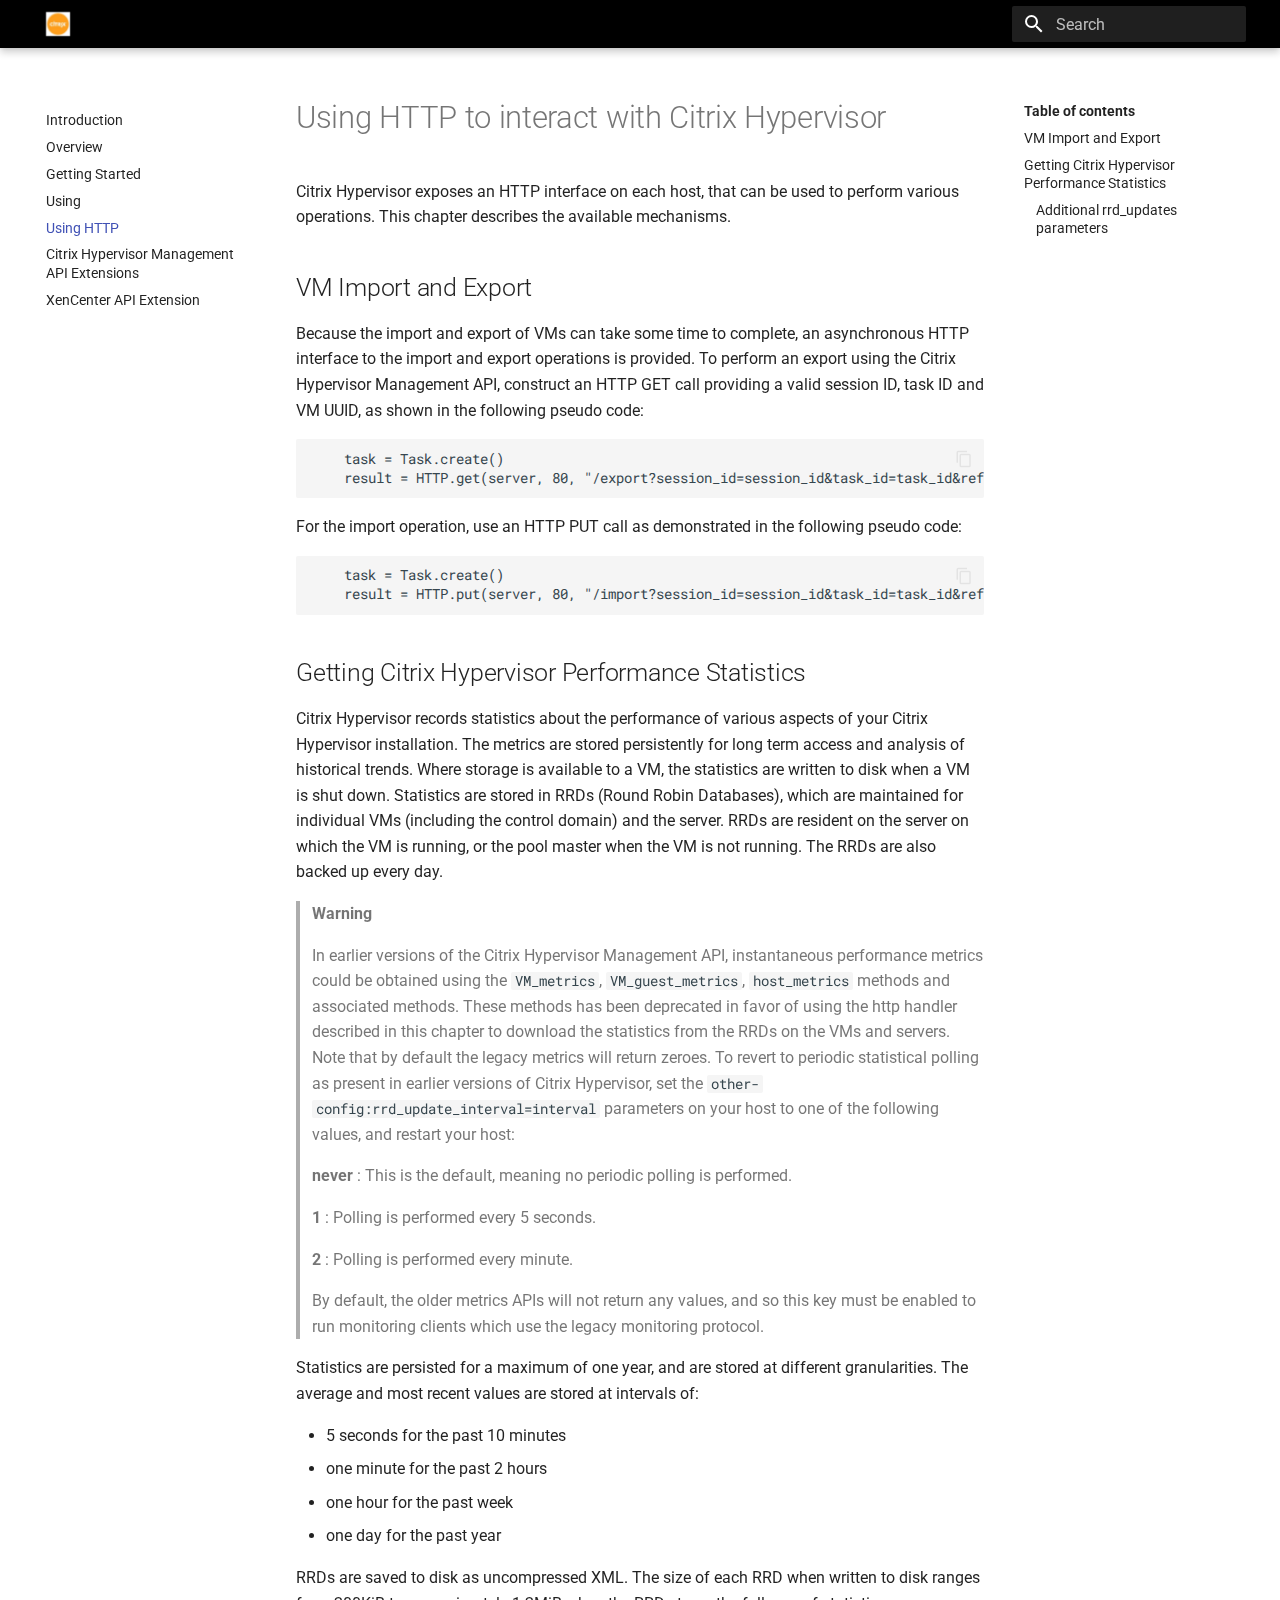
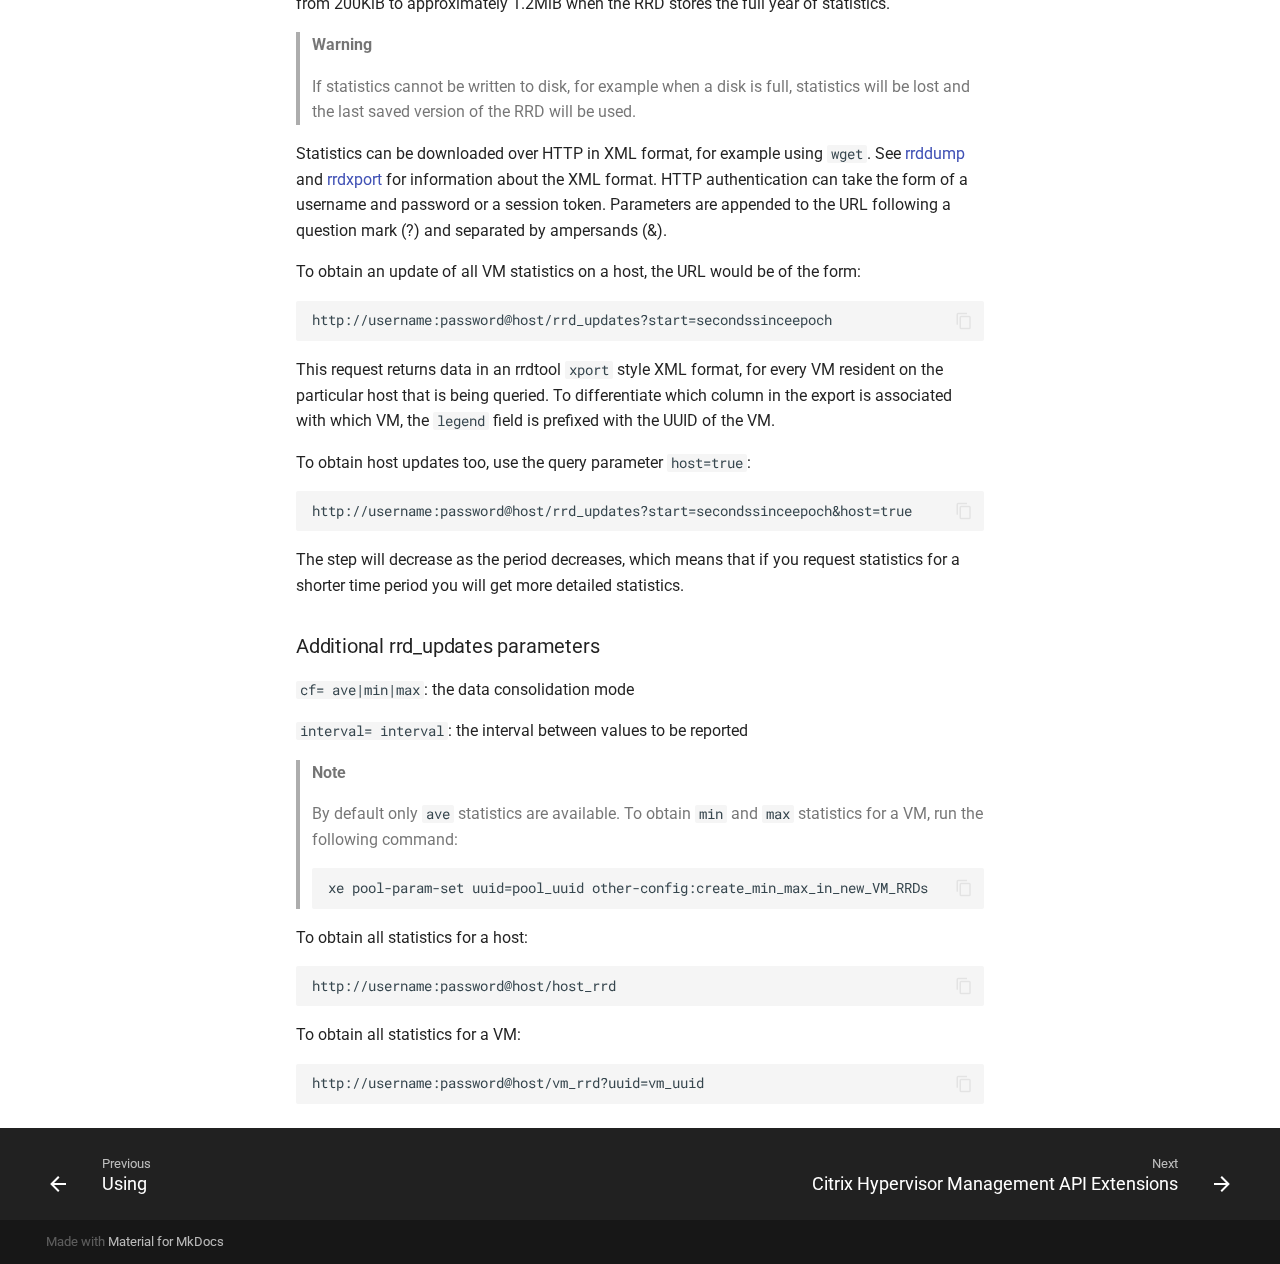
<file: site/using-http/index.html>
<!doctype html>
<html lang="en" class="no-js">
  <head>
    
      <meta charset="utf-8">
      <meta name="viewport" content="width=device-width,initial-scale=1">
      
      
      
      <link rel="shortcut icon" href="../assets/images/favicon.png">
      <meta name="generator" content="mkdocs-1.1.2, mkdocs-material-5.2.0">
    
    
      
        <title>Using HTTP - </title>
      
    
    
      <link rel="stylesheet" href="../assets/stylesheets/main.18ac144a.min.css">
      
        <link rel="stylesheet" href="../assets/stylesheets/palette.616af814.min.css">
      
      
        
        
        <meta name="theme-color" content="">
      
    
    
    
      
        <link href="https://fonts.gstatic.com" rel="preconnect" crossorigin>
        <link rel="stylesheet" href="https://fonts.googleapis.com/css?family=Roboto:300,400,400i,700%7CRoboto+Mono&display=fallback">
        <style>body,input{font-family:"Roboto",-apple-system,BlinkMacSystemFont,Helvetica,Arial,sans-serif}code,kbd,pre{font-family:"Roboto Mono",SFMono-Regular,Consolas,Menlo,monospace}</style>
      
    
    
    
      <link rel="stylesheet" href="../css/a.css">
    
    
      
    
    
  </head>
  
  
    
    
    
    <body dir="ltr" data-md-color-scheme="default" data-md-color-primary="black" data-md-color-accent="">
  
    <input class="md-toggle" data-md-toggle="drawer" type="checkbox" id="__drawer" autocomplete="off">
    <input class="md-toggle" data-md-toggle="search" type="checkbox" id="__search" autocomplete="off">
    <label class="md-overlay" for="__drawer"></label>
    <div data-md-component="skip">
      
        
        <a href="#using-http-to-interact-with-citrix-hypervisor" class="md-skip">
          Skip to content
        </a>
      
    </div>
    <div data-md-component="announce">
      
    </div>
    
      <header class="md-header" data-md-component="header">
  <nav class="md-header-nav md-grid" aria-label="Header">
    <a href=".." title="" class="md-header-nav__button md-logo" aria-label="">
      
  <img src="../media/logo3.jpg" alt="logo">

    </a>
    <label class="md-header-nav__button md-icon" for="__drawer">
      <svg xmlns="http://www.w3.org/2000/svg" viewBox="0 0 24 24"><path d="M3 6h18v2H3V6m0 5h18v2H3v-2m0 5h18v2H3v-2z"/></svg>
    </label>
    <div class="md-header-nav__title" data-md-component="header-title">
      
        <div class="md-header-nav__ellipsis">
          <span class="md-header-nav__topic md-ellipsis">
            
          </span>
          <span class="md-header-nav__topic md-ellipsis">
            
              Using HTTP
            
          </span>
        </div>
      
    </div>
    
      <label class="md-header-nav__button md-icon" for="__search">
        <svg xmlns="http://www.w3.org/2000/svg" viewBox="0 0 24 24"><path d="M9.5 3A6.5 6.5 0 0116 9.5c0 1.61-.59 3.09-1.56 4.23l.27.27h.79l5 5-1.5 1.5-5-5v-.79l-.27-.27A6.516 6.516 0 019.5 16 6.5 6.5 0 013 9.5 6.5 6.5 0 019.5 3m0 2C7 5 5 7 5 9.5S7 14 9.5 14 14 12 14 9.5 12 5 9.5 5z"/></svg>
      </label>
      
<div class="md-search" data-md-component="search" role="dialog">
  <label class="md-search__overlay" for="__search"></label>
  <div class="md-search__inner" role="search">
    <form class="md-search__form" name="search">
      <input type="text" class="md-search__input" name="query" aria-label="Search" placeholder="Search" autocapitalize="off" autocorrect="off" autocomplete="off" spellcheck="false" data-md-component="search-query" data-md-state="active">
      <label class="md-search__icon md-icon" for="__search">
        <svg xmlns="http://www.w3.org/2000/svg" viewBox="0 0 24 24"><path d="M9.5 3A6.5 6.5 0 0116 9.5c0 1.61-.59 3.09-1.56 4.23l.27.27h.79l5 5-1.5 1.5-5-5v-.79l-.27-.27A6.516 6.516 0 019.5 16 6.5 6.5 0 013 9.5 6.5 6.5 0 019.5 3m0 2C7 5 5 7 5 9.5S7 14 9.5 14 14 12 14 9.5 12 5 9.5 5z"/></svg>
        <svg xmlns="http://www.w3.org/2000/svg" viewBox="0 0 24 24"><path d="M20 11v2H8l5.5 5.5-1.42 1.42L4.16 12l7.92-7.92L13.5 5.5 8 11h12z"/></svg>
      </label>
      <button type="reset" class="md-search__icon md-icon" aria-label="Clear" data-md-component="search-reset" tabindex="-1">
        <svg xmlns="http://www.w3.org/2000/svg" viewBox="0 0 24 24"><path d="M19 6.41L17.59 5 12 10.59 6.41 5 5 6.41 10.59 12 5 17.59 6.41 19 12 13.41 17.59 19 19 17.59 13.41 12 19 6.41z"/></svg>
      </button>
    </form>
    <div class="md-search__output">
      <div class="md-search__scrollwrap" data-md-scrollfix>
        <div class="md-search-result" data-md-component="search-result">
          <div class="md-search-result__meta">
            Initializing search
          </div>
          <ol class="md-search-result__list"></ol>
        </div>
      </div>
    </div>
  </div>
</div>
    
    
  </nav>
</header>
    
    <div class="md-container" data-md-component="container">
      
        
      
      
        
      
      <main class="md-main" data-md-component="main">
        <div class="md-main__inner md-grid">
          
            
              <div class="md-sidebar md-sidebar--primary" data-md-component="navigation">
                <div class="md-sidebar__scrollwrap">
                  <div class="md-sidebar__inner">
                    <nav class="md-nav md-nav--primary" aria-label="Navigation" data-md-level="0">
  <label class="md-nav__title" for="__drawer">
    <a href=".." title="" class="md-nav__button md-logo" aria-label="">
      
  <img src="../media/logo3.jpg" alt="logo">

    </a>
    
  </label>
  
  <ul class="md-nav__list" data-md-scrollfix>
    
      
      
      


  <li class="md-nav__item">
    <a href=".." title="Introduction" class="md-nav__link">
      Introduction
    </a>
  </li>

    
      
      
      


  <li class="md-nav__item">
    <a href="../overview/" title="Overview" class="md-nav__link">
      Overview
    </a>
  </li>

    
      
      
      


  <li class="md-nav__item">
    <a href="../getting-started/" title="Getting Started" class="md-nav__link">
      Getting Started
    </a>
  </li>

    
      
      
      


  <li class="md-nav__item">
    <a href="../using/" title="Using" class="md-nav__link">
      Using
    </a>
  </li>

    
      
      
      

  


  <li class="md-nav__item md-nav__item--active">
    
    <input class="md-nav__toggle md-toggle" data-md-toggle="toc" type="checkbox" id="__toc">
    
      
    
    
      <label class="md-nav__link md-nav__link--active" for="__toc">
        Using HTTP
        <span class="md-nav__icon md-icon">
          <svg xmlns="http://www.w3.org/2000/svg" viewBox="0 0 24 24"><path d="M3 9h14V7H3v2m0 4h14v-2H3v2m0 4h14v-2H3v2m16 0h2v-2h-2v2m0-10v2h2V7h-2m0 6h2v-2h-2v2z"/></svg>
        </span>
      </label>
    
    <a href="./" title="Using HTTP" class="md-nav__link md-nav__link--active">
      Using HTTP
    </a>
    
      
<nav class="md-nav md-nav--secondary" aria-label="Table of contents">
  
  
    
  
  
    <label class="md-nav__title" for="__toc">
      <span class="md-nav__icon md-icon">
        <svg xmlns="http://www.w3.org/2000/svg" viewBox="0 0 24 24"><path d="M20 11v2H8l5.5 5.5-1.42 1.42L4.16 12l7.92-7.92L13.5 5.5 8 11h12z"/></svg>
      </span>
      Table of contents
    </label>
    <ul class="md-nav__list" data-md-scrollfix>
      
        <li class="md-nav__item">
  <a href="#vm-import-and-export" class="md-nav__link">
    VM Import and Export
  </a>
  
</li>
      
        <li class="md-nav__item">
  <a href="#getting-citrix-hypervisor-performance-statistics" class="md-nav__link">
    Getting Citrix Hypervisor Performance Statistics
  </a>
  
    <nav class="md-nav" aria-label="Getting Citrix Hypervisor Performance Statistics">
      <ul class="md-nav__list">
        
          <li class="md-nav__item">
  <a href="#additional-rrd_updates-parameters" class="md-nav__link">
    Additional rrd_updates parameters
  </a>
  
</li>
        
      </ul>
    </nav>
  
</li>
      
    </ul>
  
</nav>
    
  </li>

    
      
      
      


  <li class="md-nav__item">
    <a href="../xs-api-extensions/" title="Citrix Hypervisor Management API Extensions" class="md-nav__link">
      Citrix Hypervisor Management API Extensions
    </a>
  </li>

    
      
      
      


  <li class="md-nav__item">
    <a href="../xc-api-extensions/" title="XenCenter API Extension" class="md-nav__link">
      XenCenter API Extension
    </a>
  </li>

    
  </ul>
</nav>
                  </div>
                </div>
              </div>
            
            
              <div class="md-sidebar md-sidebar--secondary" data-md-component="toc">
                <div class="md-sidebar__scrollwrap">
                  <div class="md-sidebar__inner">
                    
<nav class="md-nav md-nav--secondary" aria-label="Table of contents">
  
  
    
  
  
    <label class="md-nav__title" for="__toc">
      <span class="md-nav__icon md-icon">
        <svg xmlns="http://www.w3.org/2000/svg" viewBox="0 0 24 24"><path d="M20 11v2H8l5.5 5.5-1.42 1.42L4.16 12l7.92-7.92L13.5 5.5 8 11h12z"/></svg>
      </span>
      Table of contents
    </label>
    <ul class="md-nav__list" data-md-scrollfix>
      
        <li class="md-nav__item">
  <a href="#vm-import-and-export" class="md-nav__link">
    VM Import and Export
  </a>
  
</li>
      
        <li class="md-nav__item">
  <a href="#getting-citrix-hypervisor-performance-statistics" class="md-nav__link">
    Getting Citrix Hypervisor Performance Statistics
  </a>
  
    <nav class="md-nav" aria-label="Getting Citrix Hypervisor Performance Statistics">
      <ul class="md-nav__list">
        
          <li class="md-nav__item">
  <a href="#additional-rrd_updates-parameters" class="md-nav__link">
    Additional rrd_updates parameters
  </a>
  
</li>
        
      </ul>
    </nav>
  
</li>
      
    </ul>
  
</nav>
                  </div>
                </div>
              </div>
            
          
          <div class="md-content">
            <article class="md-content__inner md-typeset">
              
                
                
                  
                
                
                <h1 id="using-http-to-interact-with-citrix-hypervisor">Using HTTP to interact with Citrix Hypervisor</h1>
<p>Citrix Hypervisor exposes an HTTP interface on each host, that can be used
to perform various operations. This chapter describes the available
mechanisms.</p>
<h2 id="vm-import-and-export">VM Import and Export</h2>
<p>Because the import and export of VMs can take some time to complete, an
asynchronous HTTP interface to the import and export operations is
provided. To perform an export using the Citrix Hypervisor Management API, construct
an HTTP GET call providing a valid session ID, task ID and VM UUID, as
shown in the following pseudo code:</p>
<pre><code class="python">    task = Task.create()
    result = HTTP.get(server, 80, &quot;/export?session_id=session_id&amp;task_id=task_id&amp;ref=vm_uuid&quot;);
</code></pre>

<p>For the import operation, use an HTTP PUT call as demonstrated in the
following pseudo code:</p>
<pre><code class="python">    task = Task.create()
    result = HTTP.put(server, 80, &quot;/import?session_id=session_id&amp;task_id=task_id&amp;ref=vm_uuid&quot;);
</code></pre>

<h2 id="getting-citrix-hypervisor-performance-statistics">Getting Citrix Hypervisor Performance Statistics</h2>
<p>Citrix Hypervisor records statistics about the performance of various
aspects of your Citrix Hypervisor installation. The metrics are stored
persistently for long term access and analysis of historical trends.
Where storage is available to a VM, the statistics are written to disk
when a VM is shut down. Statistics are stored in RRDs (Round Robin
Databases), which are maintained for individual VMs (including the
control domain) and the server. RRDs are resident on the server on which
the VM is running, or the pool master when the VM is not running. The
RRDs are also backed up every day.</p>
<blockquote>
<p><strong>Warning</strong></p>
<p>In earlier versions of the Citrix Hypervisor Management API, instantaneous
performance metrics could be obtained using the <code>VM_metrics</code>,
<code>VM_guest_metrics</code>, <code>host_metrics</code> methods and associated methods.
These methods has been deprecated in favor of using the http handler
described in this chapter to download the statistics from the RRDs on
the VMs and servers. Note that by default the legacy metrics will
return zeroes. To revert to periodic statistical polling as present in
earlier versions of Citrix Hypervisor, set the
<code>other-config:rrd_update_interval=interval</code> parameters on your host to one of the following values,
and restart your host:</p>
<p><strong>never</strong> :   This is the default, meaning no periodic polling is performed.</p>
<p><strong>1</strong> :   Polling is performed every 5 seconds.</p>
<p><strong>2</strong> :   Polling is performed every minute.</p>
<p>By default, the older metrics APIs will not return any values, and so
this key must be enabled to run monitoring clients which use the
legacy monitoring protocol.</p>
</blockquote>
<p>Statistics are persisted for a maximum of one year, and are stored at
different granularities. The average and most recent values are stored
at intervals of:</p>
<ul>
<li>
<p>5 seconds for the past 10 minutes</p>
</li>
<li>
<p>one minute for the past 2 hours</p>
</li>
<li>
<p>one hour for the past week</p>
</li>
<li>
<p>one day for the past year</p>
</li>
</ul>
<p>RRDs are saved to disk as uncompressed XML. The size of each RRD when
written to disk ranges from 200KiB to approximately 1.2MiB when the RRD
stores the full year of statistics.</p>
<blockquote>
<p><strong>Warning</strong></p>
<p>If statistics cannot be written to disk, for example when a disk is
full, statistics will be lost and the last saved version of the RRD
will be used.</p>
</blockquote>
<p>Statistics can be downloaded over HTTP in XML format, for example using
<code>wget</code>. See <a href="http://oss.oetiker.ch/rrdtool/doc/rrddump.en.html">rrddump</a>
and <a href="http://oss.oetiker.ch/rrdtool/doc/rrdxport.en.html">rrdxport</a> for
information about the XML format. HTTP authentication can take the form
of a username and password or a session token. Parameters are appended
to the URL following a question mark (?) and separated by ampersands
(&amp;).</p>
<p>To obtain an update of all VM statistics on a host, the URL would be of
the form:</p>
<pre><code>http://username:password@host/rrd_updates?start=secondssinceepoch
</code></pre>
<p>This request returns data in an rrdtool <code>xport</code> style XML format, for
every VM resident on the particular host that is being queried. To
differentiate which column in the export is associated with which VM,
the <code>legend</code> field is prefixed with the UUID of the VM.</p>
<p>To obtain host updates too, use the query parameter <code>host=true</code>:</p>
<pre><code>http://username:password@host/rrd_updates?start=secondssinceepoch&amp;host=true
</code></pre>
<p>The step will decrease as the period decreases, which means that if you
request statistics for a shorter time period you will get more detailed
statistics.</p>
<h3 id="additional-rrd_updates-parameters">Additional rrd_updates parameters</h3>
<p><code>cf= ave|min|max</code>:   the data consolidation mode</p>
<p><code>interval= interval</code>:   the interval between values to be reported</p>
<blockquote>
<p><strong>Note</strong></p>
<p>By default only <code>ave</code> statistics are available. To obtain <code>min</code> and
<code>max</code> statistics for a VM, run the following command:</p>
<pre><code>xe pool-param-set uuid=pool_uuid other-config:create_min_max_in_new_VM_RRDs
</code></pre>
</blockquote>
<p>To obtain all statistics for a host:</p>
<pre><code>http://username:password@host/host_rrd
</code></pre>
<p>To obtain all statistics for a VM:</p>
<pre><code>http://username:password@host/vm_rrd?uuid=vm_uuid
</code></pre>
                
              
              
                


              
            </article>
          </div>
        </div>
      </main>
      
        
<footer class="md-footer">
  
    <div class="md-footer-nav">
      <nav class="md-footer-nav__inner md-grid" aria-label="Footer">
        
          <a href="../using/" title="Using" class="md-footer-nav__link md-footer-nav__link--prev" rel="prev">
            <div class="md-footer-nav__button md-icon">
              <svg xmlns="http://www.w3.org/2000/svg" viewBox="0 0 24 24"><path d="M20 11v2H8l5.5 5.5-1.42 1.42L4.16 12l7.92-7.92L13.5 5.5 8 11h12z"/></svg>
            </div>
            <div class="md-footer-nav__title">
              <div class="md-ellipsis">
                <span class="md-footer-nav__direction">
                  Previous
                </span>
                Using
              </div>
            </div>
          </a>
        
        
          <a href="../xs-api-extensions/" title="Citrix Hypervisor Management API Extensions" class="md-footer-nav__link md-footer-nav__link--next" rel="next">
            <div class="md-footer-nav__title">
              <div class="md-ellipsis">
                <span class="md-footer-nav__direction">
                  Next
                </span>
                Citrix Hypervisor Management API Extensions
              </div>
            </div>
            <div class="md-footer-nav__button md-icon">
              <svg xmlns="http://www.w3.org/2000/svg" viewBox="0 0 24 24"><path d="M4 11v2h12l-5.5 5.5 1.42 1.42L19.84 12l-7.92-7.92L10.5 5.5 16 11H4z"/></svg>
            </div>
          </a>
        
      </nav>
    </div>
  
  <div class="md-footer-meta md-typeset">
    <div class="md-footer-meta__inner md-grid">
      <div class="md-footer-copyright">
        
        Made with
        <a href="https://squidfunk.github.io/mkdocs-material/" target="_blank" rel="noopener">
          Material for MkDocs
        </a>
      </div>
      
    </div>
  </div>
</footer>
      
    </div>
    
      <script src="../assets/javascripts/vendor.d710d30a.min.js"></script>
      <script src="../assets/javascripts/bundle.5f27aba8.min.js"></script><script id="__lang" type="application/json">{"clipboard.copy": "Copy to clipboard", "clipboard.copied": "Copied to clipboard", "search.config.lang": "en", "search.config.pipeline": "trimmer, stopWordFilter", "search.config.separator": "[\\s\\-]+", "search.result.placeholder": "Type to start searching", "search.result.none": "No matching documents", "search.result.one": "1 matching document", "search.result.other": "# matching documents"}</script>
      
      <script>
        app = initialize({
          base: "..",
          features: [],
          search: Object.assign({
            worker: "../assets/javascripts/worker/search.27c6a5e6.min.js"
          }, typeof search !== "undefined" && search)
        })
      </script>
      
    
  </body>
</html>
</file>
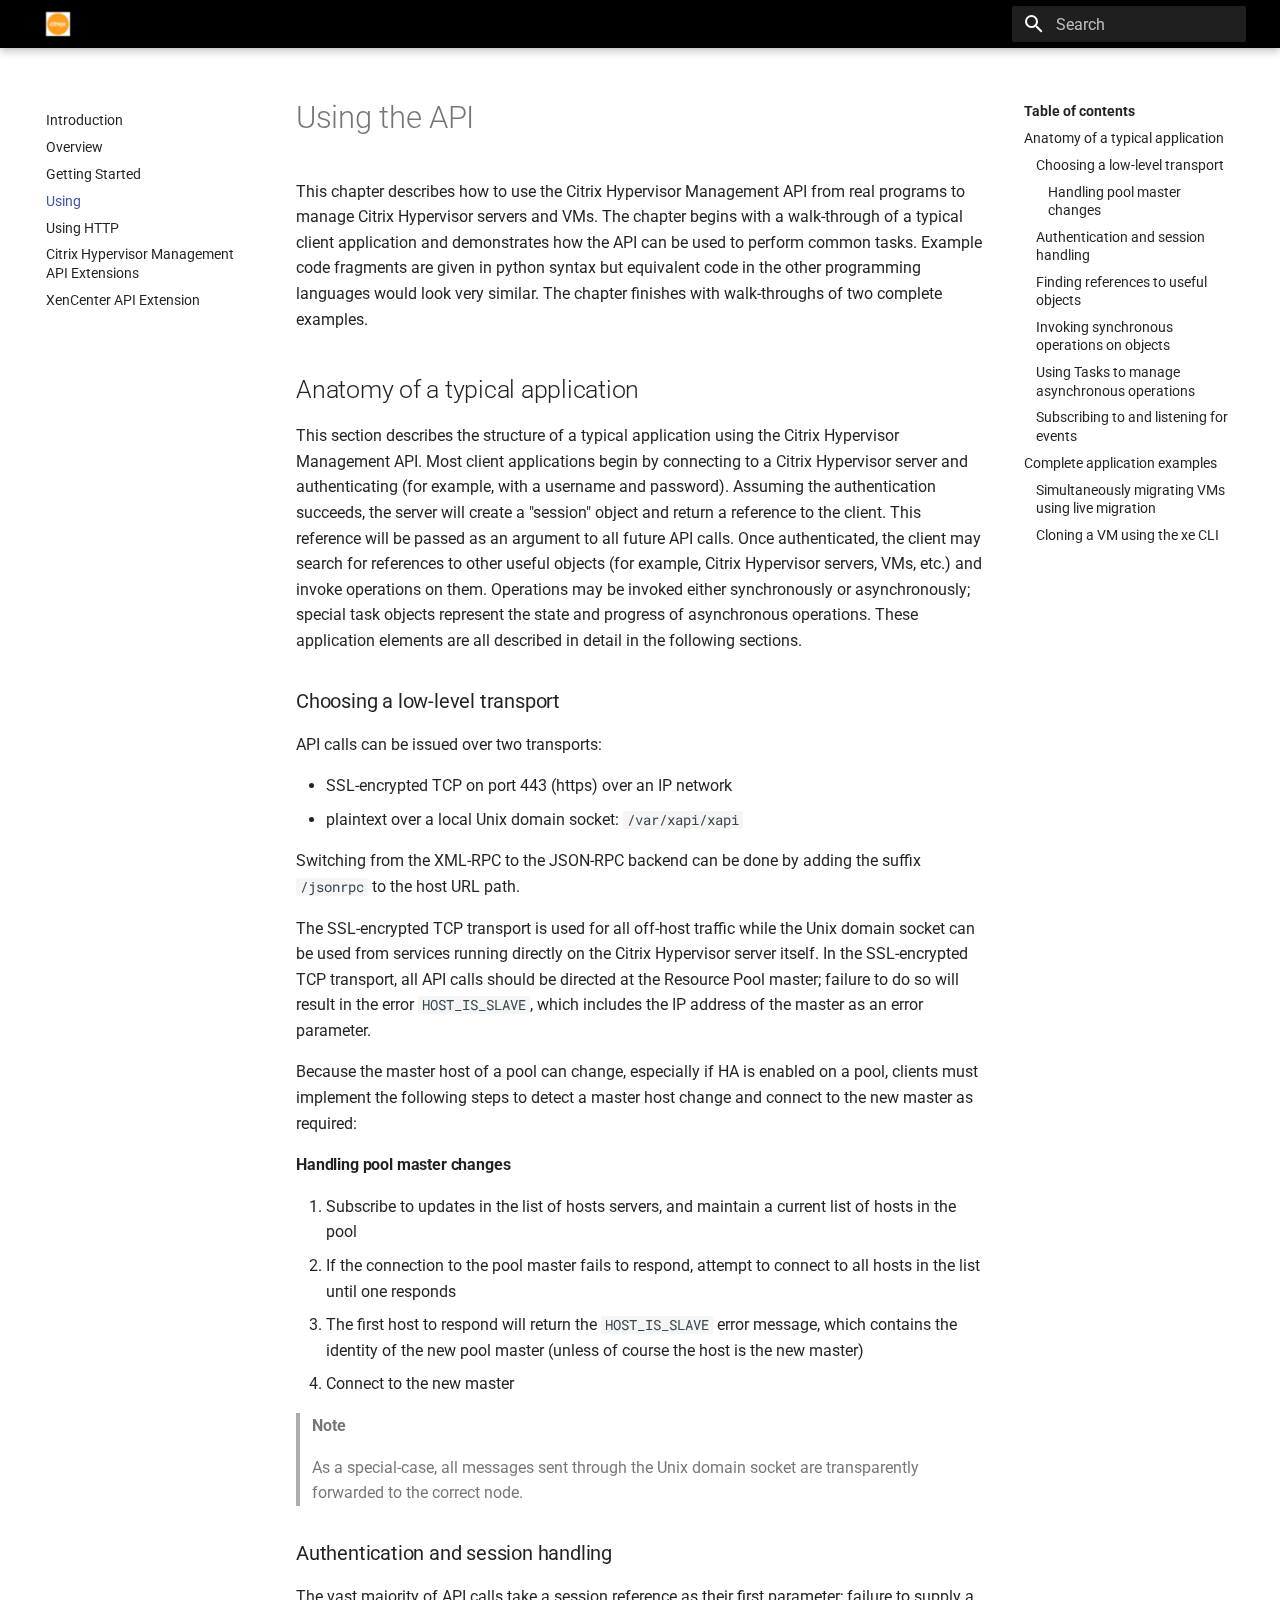
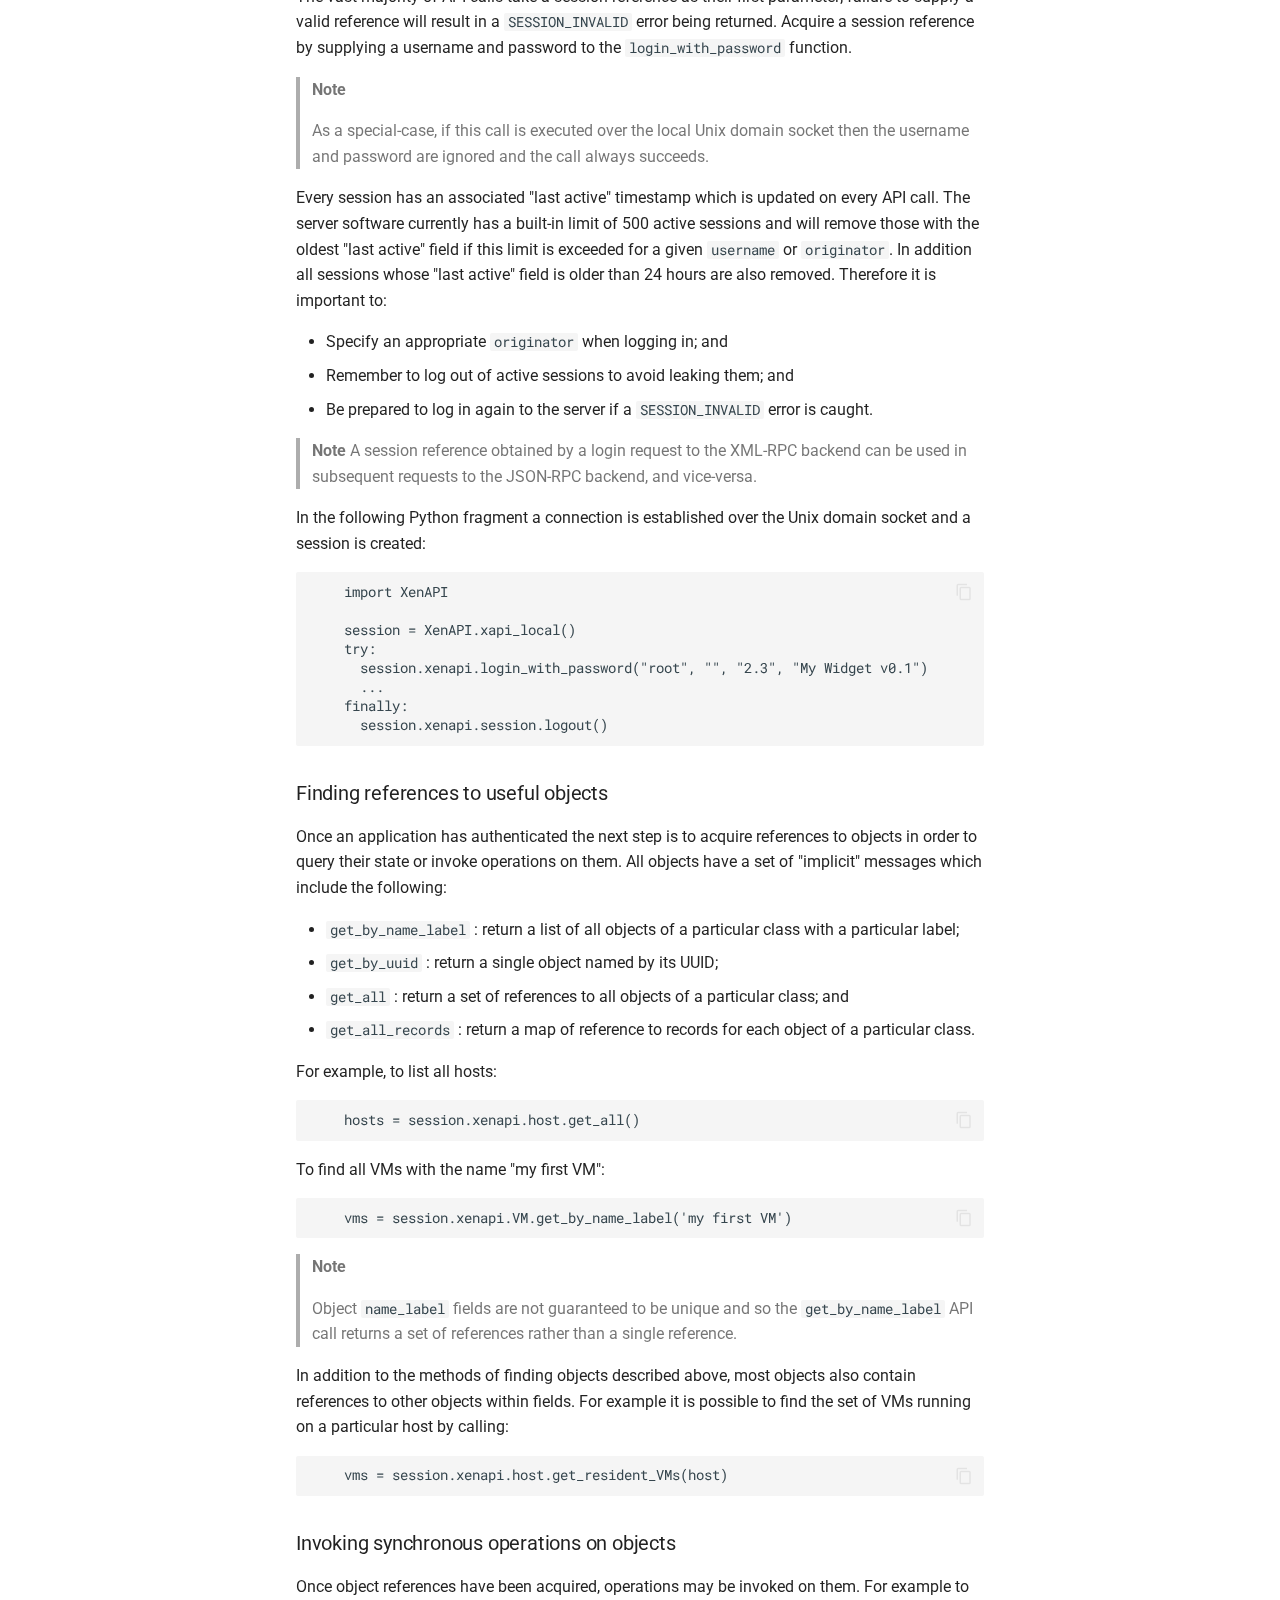
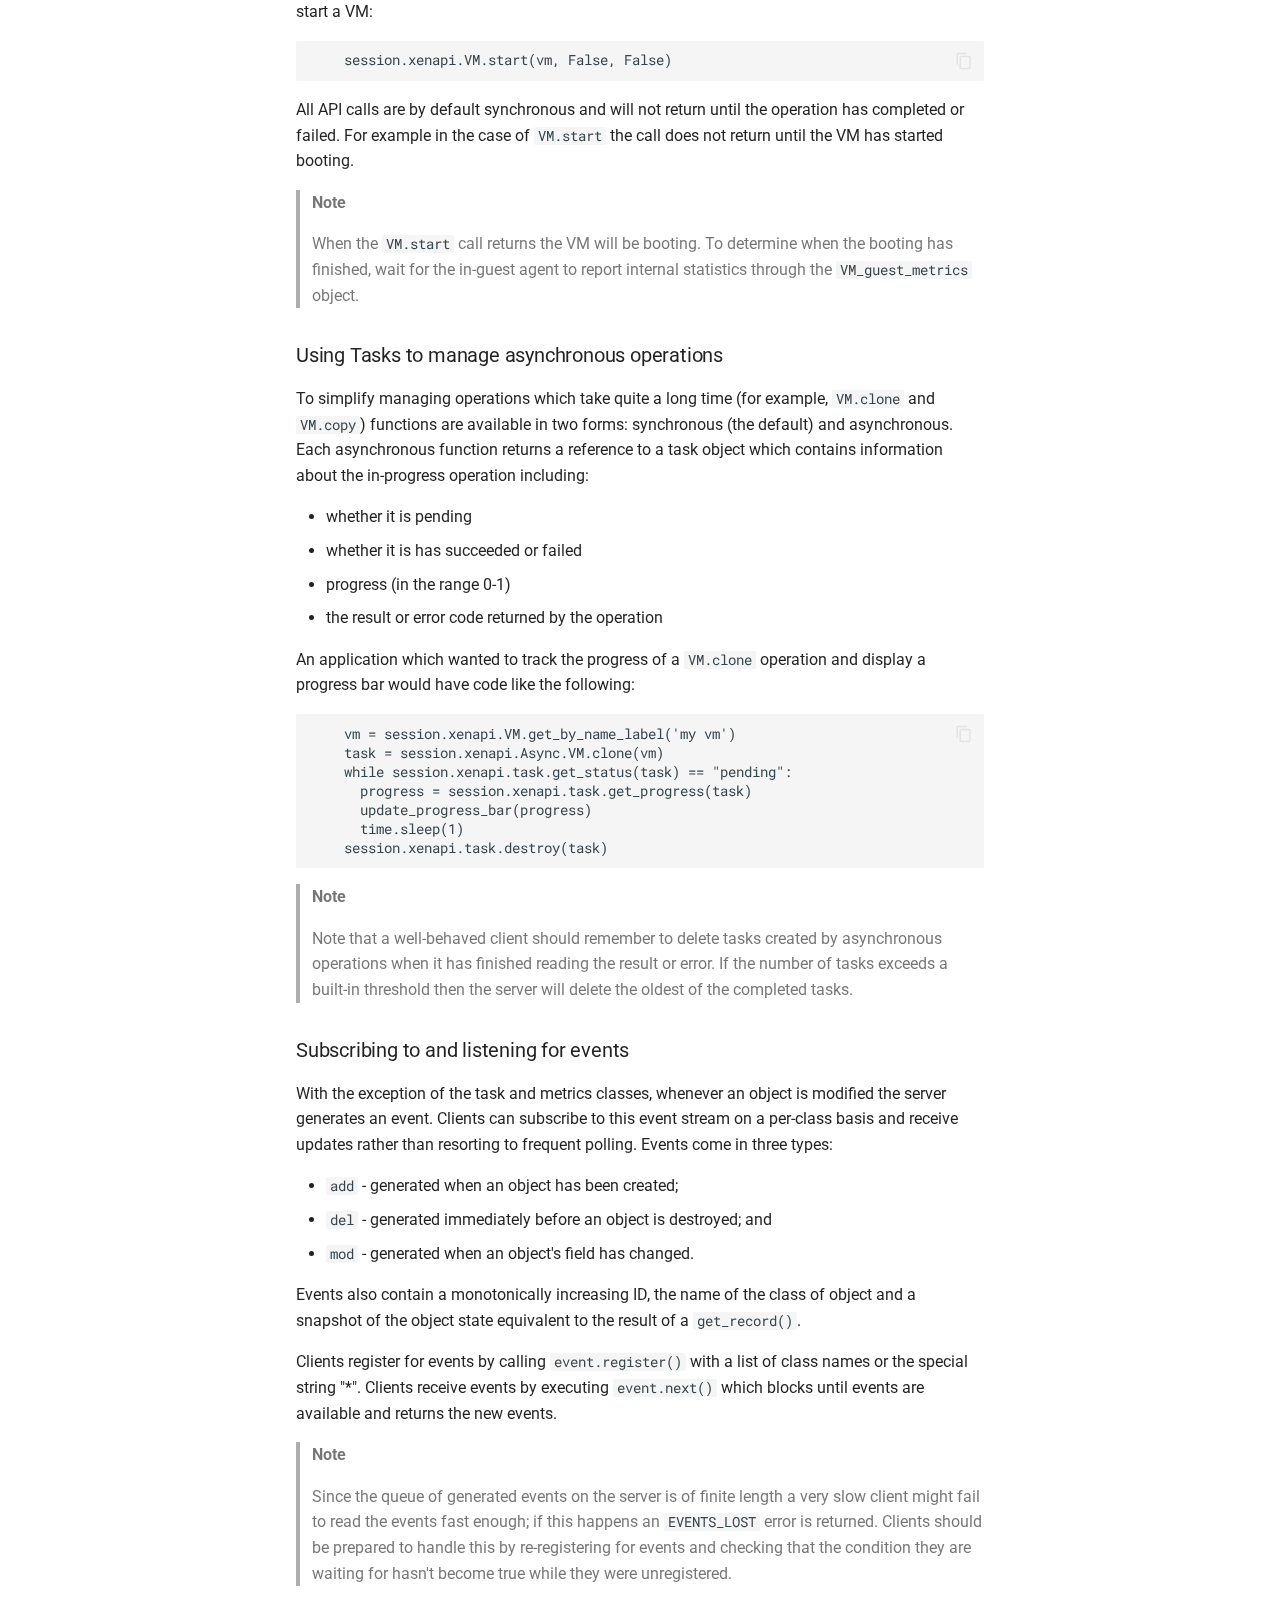
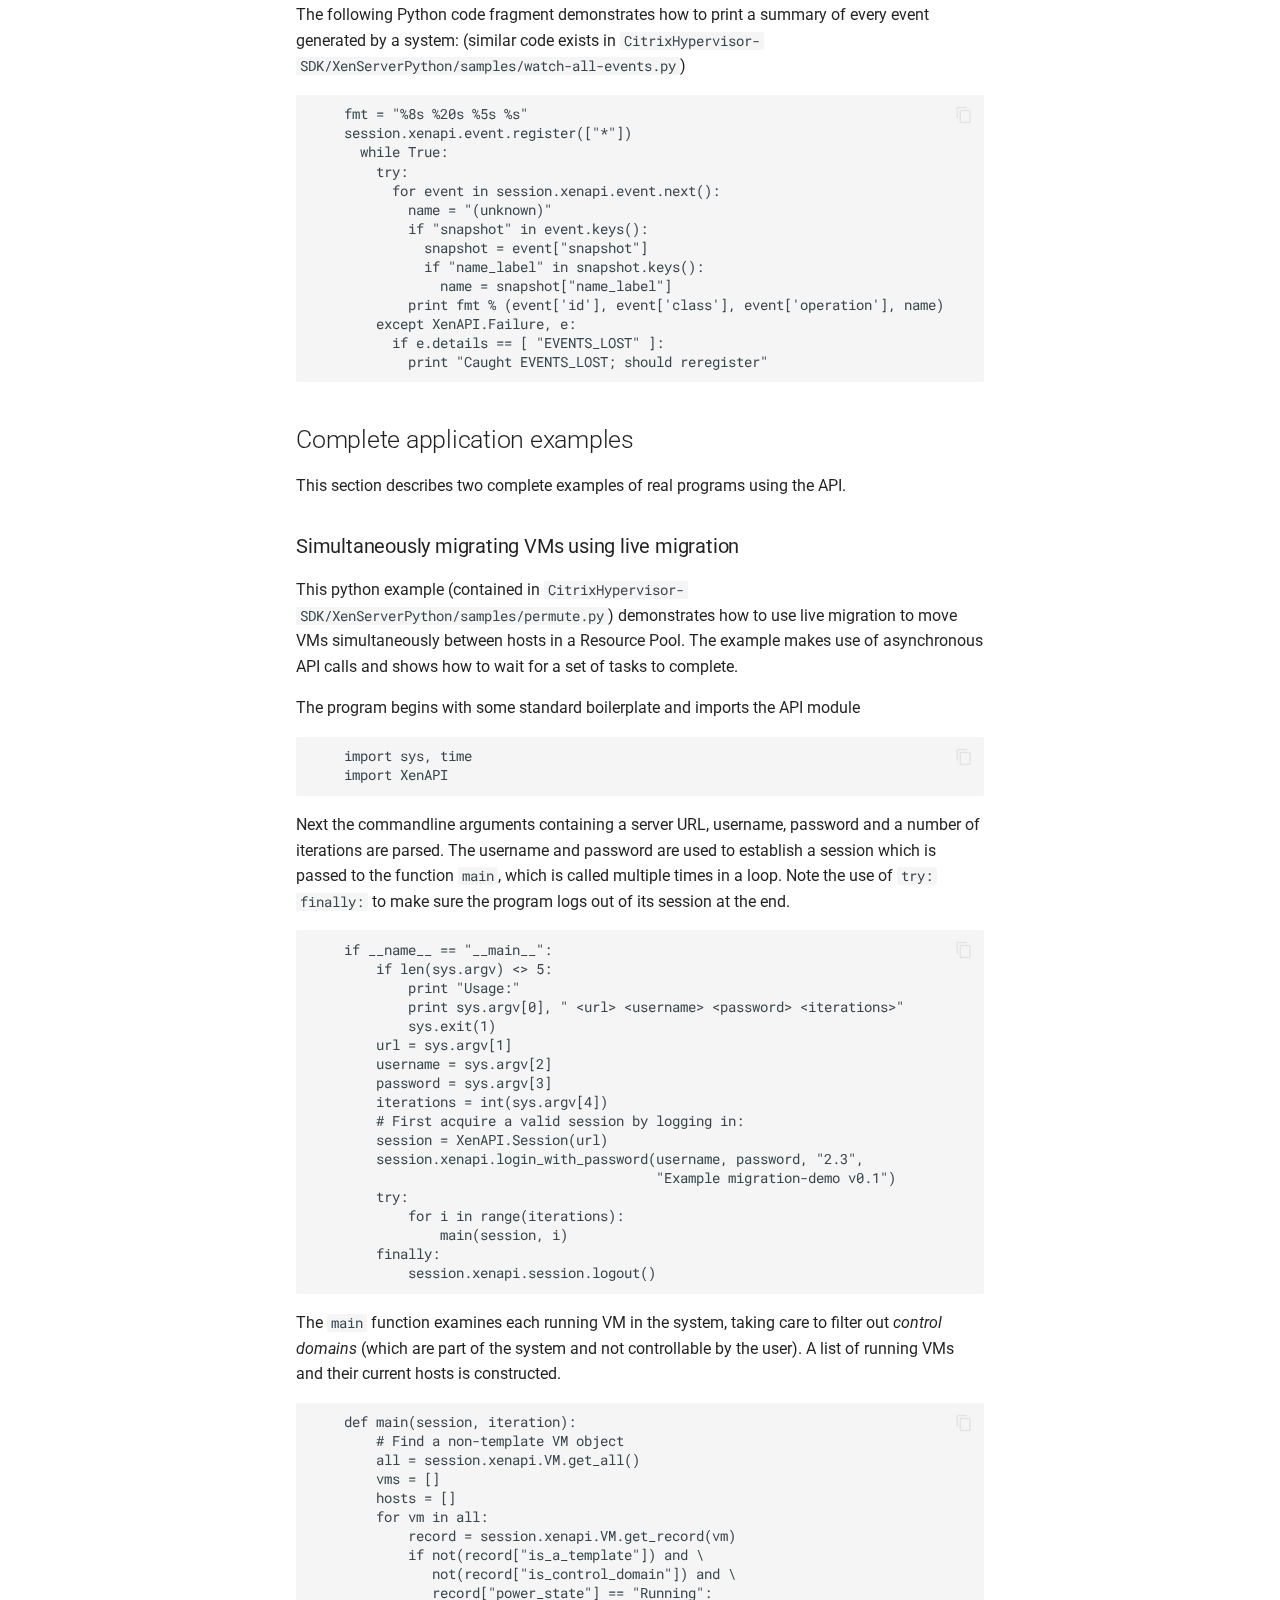
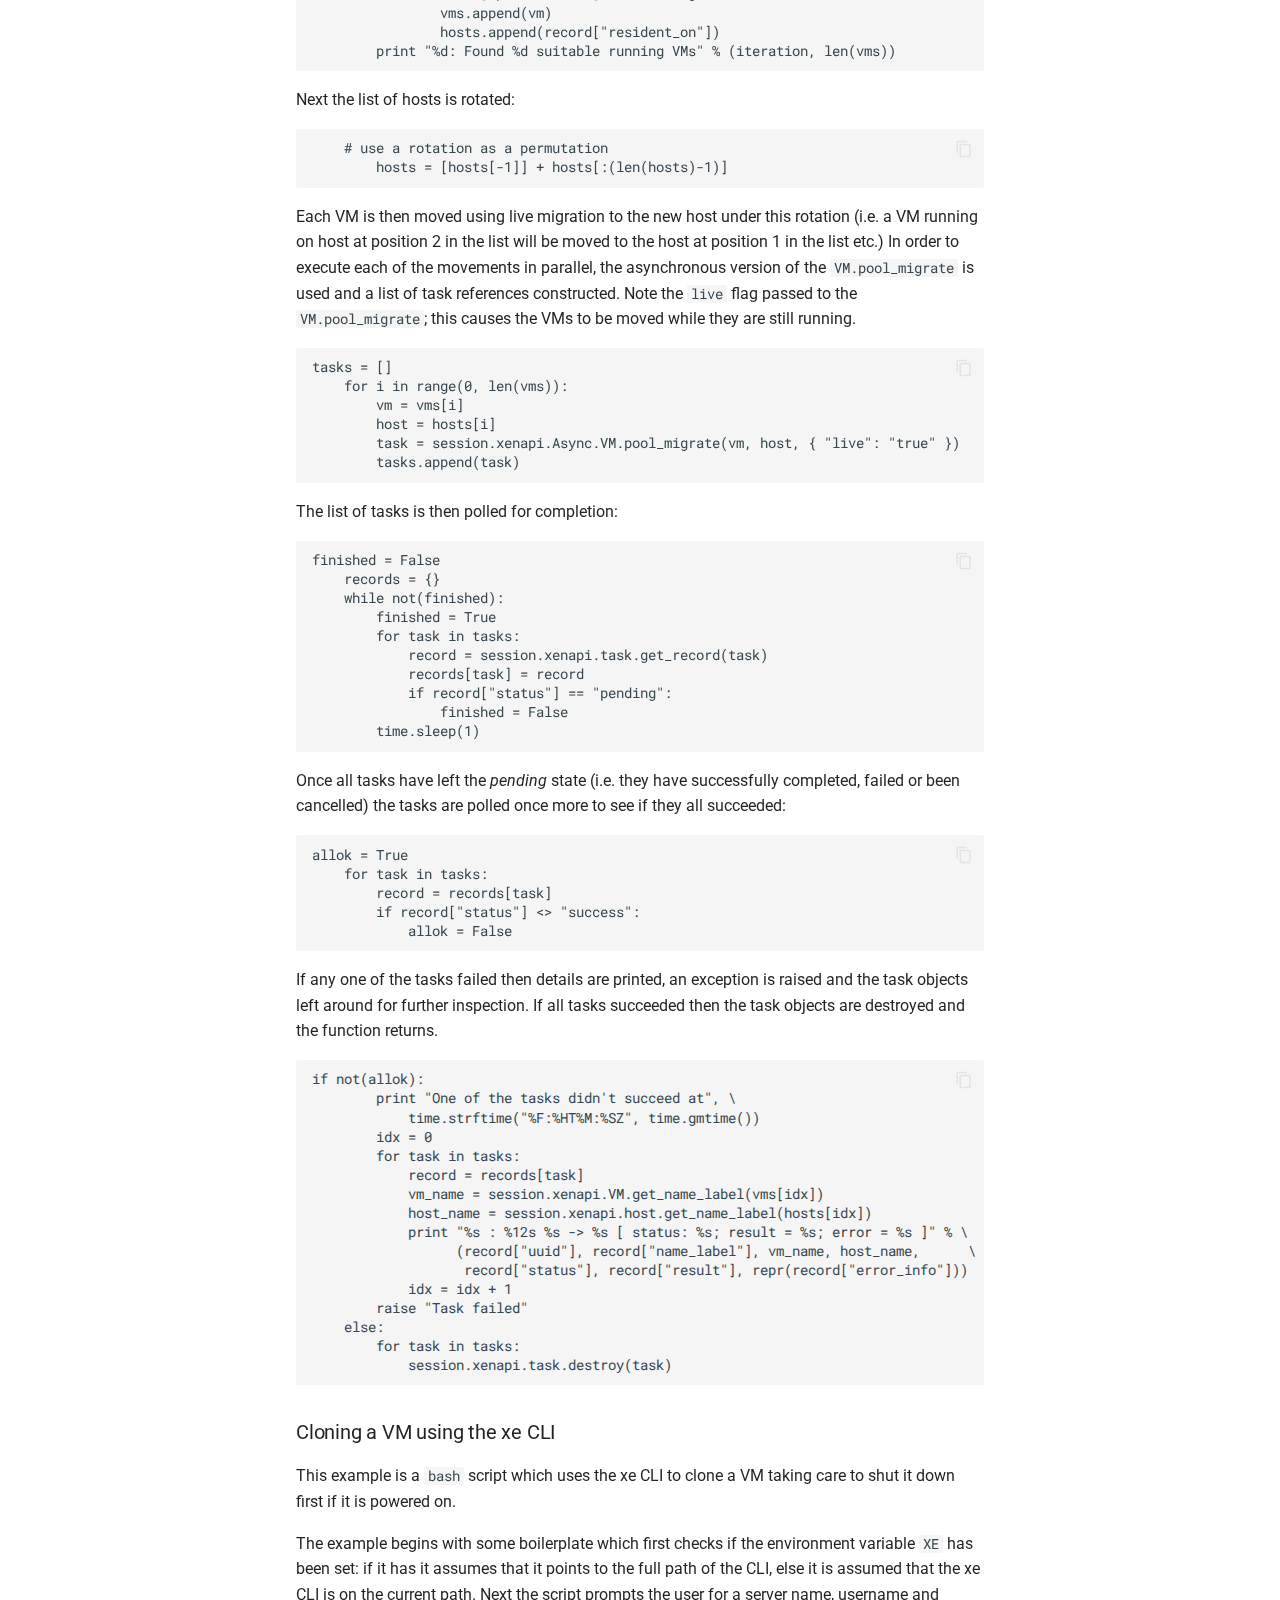
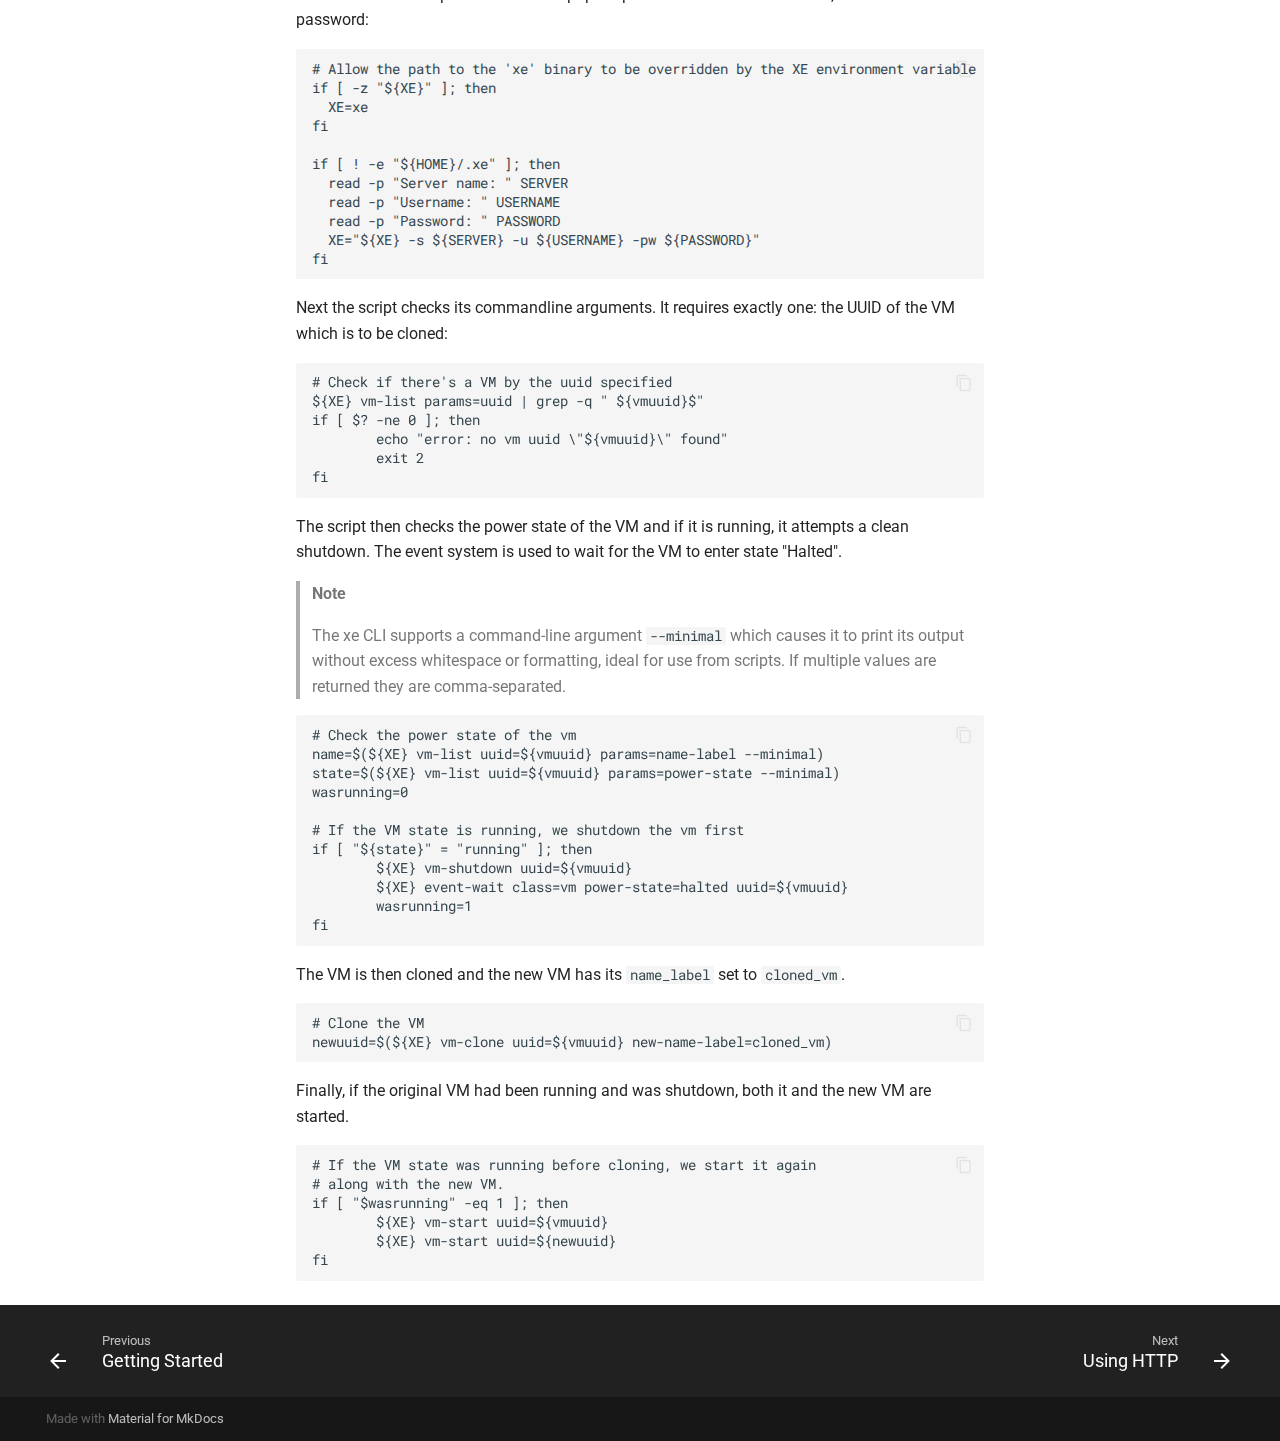
<file: site/using/index.html>
<!doctype html>
<html lang="en" class="no-js">
  <head>
    
      <meta charset="utf-8">
      <meta name="viewport" content="width=device-width,initial-scale=1">
      
      
      
      <link rel="shortcut icon" href="../assets/images/favicon.png">
      <meta name="generator" content="mkdocs-1.1.2, mkdocs-material-5.2.0">
    
    
      
        <title>Using - </title>
      
    
    
      <link rel="stylesheet" href="../assets/stylesheets/main.18ac144a.min.css">
      
        <link rel="stylesheet" href="../assets/stylesheets/palette.616af814.min.css">
      
      
        
        
        <meta name="theme-color" content="">
      
    
    
    
      
        <link href="https://fonts.gstatic.com" rel="preconnect" crossorigin>
        <link rel="stylesheet" href="https://fonts.googleapis.com/css?family=Roboto:300,400,400i,700%7CRoboto+Mono&display=fallback">
        <style>body,input{font-family:"Roboto",-apple-system,BlinkMacSystemFont,Helvetica,Arial,sans-serif}code,kbd,pre{font-family:"Roboto Mono",SFMono-Regular,Consolas,Menlo,monospace}</style>
      
    
    
    
      <link rel="stylesheet" href="../css/a.css">
    
    
      
    
    
  </head>
  
  
    
    
    
    <body dir="ltr" data-md-color-scheme="default" data-md-color-primary="black" data-md-color-accent="">
  
    <input class="md-toggle" data-md-toggle="drawer" type="checkbox" id="__drawer" autocomplete="off">
    <input class="md-toggle" data-md-toggle="search" type="checkbox" id="__search" autocomplete="off">
    <label class="md-overlay" for="__drawer"></label>
    <div data-md-component="skip">
      
        
        <a href="#using-the-api" class="md-skip">
          Skip to content
        </a>
      
    </div>
    <div data-md-component="announce">
      
    </div>
    
      <header class="md-header" data-md-component="header">
  <nav class="md-header-nav md-grid" aria-label="Header">
    <a href=".." title="" class="md-header-nav__button md-logo" aria-label="">
      
  <img src="../media/logo3.jpg" alt="logo">

    </a>
    <label class="md-header-nav__button md-icon" for="__drawer">
      <svg xmlns="http://www.w3.org/2000/svg" viewBox="0 0 24 24"><path d="M3 6h18v2H3V6m0 5h18v2H3v-2m0 5h18v2H3v-2z"/></svg>
    </label>
    <div class="md-header-nav__title" data-md-component="header-title">
      
        <div class="md-header-nav__ellipsis">
          <span class="md-header-nav__topic md-ellipsis">
            
          </span>
          <span class="md-header-nav__topic md-ellipsis">
            
              Using
            
          </span>
        </div>
      
    </div>
    
      <label class="md-header-nav__button md-icon" for="__search">
        <svg xmlns="http://www.w3.org/2000/svg" viewBox="0 0 24 24"><path d="M9.5 3A6.5 6.5 0 0116 9.5c0 1.61-.59 3.09-1.56 4.23l.27.27h.79l5 5-1.5 1.5-5-5v-.79l-.27-.27A6.516 6.516 0 019.5 16 6.5 6.5 0 013 9.5 6.5 6.5 0 019.5 3m0 2C7 5 5 7 5 9.5S7 14 9.5 14 14 12 14 9.5 12 5 9.5 5z"/></svg>
      </label>
      
<div class="md-search" data-md-component="search" role="dialog">
  <label class="md-search__overlay" for="__search"></label>
  <div class="md-search__inner" role="search">
    <form class="md-search__form" name="search">
      <input type="text" class="md-search__input" name="query" aria-label="Search" placeholder="Search" autocapitalize="off" autocorrect="off" autocomplete="off" spellcheck="false" data-md-component="search-query" data-md-state="active">
      <label class="md-search__icon md-icon" for="__search">
        <svg xmlns="http://www.w3.org/2000/svg" viewBox="0 0 24 24"><path d="M9.5 3A6.5 6.5 0 0116 9.5c0 1.61-.59 3.09-1.56 4.23l.27.27h.79l5 5-1.5 1.5-5-5v-.79l-.27-.27A6.516 6.516 0 019.5 16 6.5 6.5 0 013 9.5 6.5 6.5 0 019.5 3m0 2C7 5 5 7 5 9.5S7 14 9.5 14 14 12 14 9.5 12 5 9.5 5z"/></svg>
        <svg xmlns="http://www.w3.org/2000/svg" viewBox="0 0 24 24"><path d="M20 11v2H8l5.5 5.5-1.42 1.42L4.16 12l7.92-7.92L13.5 5.5 8 11h12z"/></svg>
      </label>
      <button type="reset" class="md-search__icon md-icon" aria-label="Clear" data-md-component="search-reset" tabindex="-1">
        <svg xmlns="http://www.w3.org/2000/svg" viewBox="0 0 24 24"><path d="M19 6.41L17.59 5 12 10.59 6.41 5 5 6.41 10.59 12 5 17.59 6.41 19 12 13.41 17.59 19 19 17.59 13.41 12 19 6.41z"/></svg>
      </button>
    </form>
    <div class="md-search__output">
      <div class="md-search__scrollwrap" data-md-scrollfix>
        <div class="md-search-result" data-md-component="search-result">
          <div class="md-search-result__meta">
            Initializing search
          </div>
          <ol class="md-search-result__list"></ol>
        </div>
      </div>
    </div>
  </div>
</div>
    
    
  </nav>
</header>
    
    <div class="md-container" data-md-component="container">
      
        
      
      
        
      
      <main class="md-main" data-md-component="main">
        <div class="md-main__inner md-grid">
          
            
              <div class="md-sidebar md-sidebar--primary" data-md-component="navigation">
                <div class="md-sidebar__scrollwrap">
                  <div class="md-sidebar__inner">
                    <nav class="md-nav md-nav--primary" aria-label="Navigation" data-md-level="0">
  <label class="md-nav__title" for="__drawer">
    <a href=".." title="" class="md-nav__button md-logo" aria-label="">
      
  <img src="../media/logo3.jpg" alt="logo">

    </a>
    
  </label>
  
  <ul class="md-nav__list" data-md-scrollfix>
    
      
      
      


  <li class="md-nav__item">
    <a href=".." title="Introduction" class="md-nav__link">
      Introduction
    </a>
  </li>

    
      
      
      


  <li class="md-nav__item">
    <a href="../overview/" title="Overview" class="md-nav__link">
      Overview
    </a>
  </li>

    
      
      
      


  <li class="md-nav__item">
    <a href="../getting-started/" title="Getting Started" class="md-nav__link">
      Getting Started
    </a>
  </li>

    
      
      
      

  


  <li class="md-nav__item md-nav__item--active">
    
    <input class="md-nav__toggle md-toggle" data-md-toggle="toc" type="checkbox" id="__toc">
    
      
    
    
      <label class="md-nav__link md-nav__link--active" for="__toc">
        Using
        <span class="md-nav__icon md-icon">
          <svg xmlns="http://www.w3.org/2000/svg" viewBox="0 0 24 24"><path d="M3 9h14V7H3v2m0 4h14v-2H3v2m0 4h14v-2H3v2m16 0h2v-2h-2v2m0-10v2h2V7h-2m0 6h2v-2h-2v2z"/></svg>
        </span>
      </label>
    
    <a href="./" title="Using" class="md-nav__link md-nav__link--active">
      Using
    </a>
    
      
<nav class="md-nav md-nav--secondary" aria-label="Table of contents">
  
  
    
  
  
    <label class="md-nav__title" for="__toc">
      <span class="md-nav__icon md-icon">
        <svg xmlns="http://www.w3.org/2000/svg" viewBox="0 0 24 24"><path d="M20 11v2H8l5.5 5.5-1.42 1.42L4.16 12l7.92-7.92L13.5 5.5 8 11h12z"/></svg>
      </span>
      Table of contents
    </label>
    <ul class="md-nav__list" data-md-scrollfix>
      
        <li class="md-nav__item">
  <a href="#anatomy-of-a-typical-application" class="md-nav__link">
    Anatomy of a typical application
  </a>
  
    <nav class="md-nav" aria-label="Anatomy of a typical application">
      <ul class="md-nav__list">
        
          <li class="md-nav__item">
  <a href="#choosing-a-low-level-transport" class="md-nav__link">
    Choosing a low-level transport
  </a>
  
    <nav class="md-nav" aria-label="Choosing a low-level transport">
      <ul class="md-nav__list">
        
          <li class="md-nav__item">
  <a href="#handling-pool-master-changes" class="md-nav__link">
    Handling pool master changes
  </a>
  
</li>
        
      </ul>
    </nav>
  
</li>
        
          <li class="md-nav__item">
  <a href="#authentication-and-session-handling" class="md-nav__link">
    Authentication and session handling
  </a>
  
</li>
        
          <li class="md-nav__item">
  <a href="#finding-references-to-useful-objects" class="md-nav__link">
    Finding references to useful objects
  </a>
  
</li>
        
          <li class="md-nav__item">
  <a href="#invoking-synchronous-operations-on-objects" class="md-nav__link">
    Invoking synchronous operations on objects
  </a>
  
</li>
        
          <li class="md-nav__item">
  <a href="#using-tasks-to-manage-asynchronous-operations" class="md-nav__link">
    Using Tasks to manage asynchronous operations
  </a>
  
</li>
        
          <li class="md-nav__item">
  <a href="#subscribing-to-and-listening-for-events" class="md-nav__link">
    Subscribing to and listening for events
  </a>
  
</li>
        
      </ul>
    </nav>
  
</li>
      
        <li class="md-nav__item">
  <a href="#complete-application-examples" class="md-nav__link">
    Complete application examples
  </a>
  
    <nav class="md-nav" aria-label="Complete application examples">
      <ul class="md-nav__list">
        
          <li class="md-nav__item">
  <a href="#simultaneously-migrating-vms-using-live-migration" class="md-nav__link">
    Simultaneously migrating VMs using live migration
  </a>
  
</li>
        
          <li class="md-nav__item">
  <a href="#cloning-a-vm-using-the-xe-cli" class="md-nav__link">
    Cloning a VM using the xe CLI
  </a>
  
</li>
        
      </ul>
    </nav>
  
</li>
      
    </ul>
  
</nav>
    
  </li>

    
      
      
      


  <li class="md-nav__item">
    <a href="../using-http/" title="Using HTTP" class="md-nav__link">
      Using HTTP
    </a>
  </li>

    
      
      
      


  <li class="md-nav__item">
    <a href="../xs-api-extensions/" title="Citrix Hypervisor Management API Extensions" class="md-nav__link">
      Citrix Hypervisor Management API Extensions
    </a>
  </li>

    
      
      
      


  <li class="md-nav__item">
    <a href="../xc-api-extensions/" title="XenCenter API Extension" class="md-nav__link">
      XenCenter API Extension
    </a>
  </li>

    
  </ul>
</nav>
                  </div>
                </div>
              </div>
            
            
              <div class="md-sidebar md-sidebar--secondary" data-md-component="toc">
                <div class="md-sidebar__scrollwrap">
                  <div class="md-sidebar__inner">
                    
<nav class="md-nav md-nav--secondary" aria-label="Table of contents">
  
  
    
  
  
    <label class="md-nav__title" for="__toc">
      <span class="md-nav__icon md-icon">
        <svg xmlns="http://www.w3.org/2000/svg" viewBox="0 0 24 24"><path d="M20 11v2H8l5.5 5.5-1.42 1.42L4.16 12l7.92-7.92L13.5 5.5 8 11h12z"/></svg>
      </span>
      Table of contents
    </label>
    <ul class="md-nav__list" data-md-scrollfix>
      
        <li class="md-nav__item">
  <a href="#anatomy-of-a-typical-application" class="md-nav__link">
    Anatomy of a typical application
  </a>
  
    <nav class="md-nav" aria-label="Anatomy of a typical application">
      <ul class="md-nav__list">
        
          <li class="md-nav__item">
  <a href="#choosing-a-low-level-transport" class="md-nav__link">
    Choosing a low-level transport
  </a>
  
    <nav class="md-nav" aria-label="Choosing a low-level transport">
      <ul class="md-nav__list">
        
          <li class="md-nav__item">
  <a href="#handling-pool-master-changes" class="md-nav__link">
    Handling pool master changes
  </a>
  
</li>
        
      </ul>
    </nav>
  
</li>
        
          <li class="md-nav__item">
  <a href="#authentication-and-session-handling" class="md-nav__link">
    Authentication and session handling
  </a>
  
</li>
        
          <li class="md-nav__item">
  <a href="#finding-references-to-useful-objects" class="md-nav__link">
    Finding references to useful objects
  </a>
  
</li>
        
          <li class="md-nav__item">
  <a href="#invoking-synchronous-operations-on-objects" class="md-nav__link">
    Invoking synchronous operations on objects
  </a>
  
</li>
        
          <li class="md-nav__item">
  <a href="#using-tasks-to-manage-asynchronous-operations" class="md-nav__link">
    Using Tasks to manage asynchronous operations
  </a>
  
</li>
        
          <li class="md-nav__item">
  <a href="#subscribing-to-and-listening-for-events" class="md-nav__link">
    Subscribing to and listening for events
  </a>
  
</li>
        
      </ul>
    </nav>
  
</li>
      
        <li class="md-nav__item">
  <a href="#complete-application-examples" class="md-nav__link">
    Complete application examples
  </a>
  
    <nav class="md-nav" aria-label="Complete application examples">
      <ul class="md-nav__list">
        
          <li class="md-nav__item">
  <a href="#simultaneously-migrating-vms-using-live-migration" class="md-nav__link">
    Simultaneously migrating VMs using live migration
  </a>
  
</li>
        
          <li class="md-nav__item">
  <a href="#cloning-a-vm-using-the-xe-cli" class="md-nav__link">
    Cloning a VM using the xe CLI
  </a>
  
</li>
        
      </ul>
    </nav>
  
</li>
      
    </ul>
  
</nav>
                  </div>
                </div>
              </div>
            
          
          <div class="md-content">
            <article class="md-content__inner md-typeset">
              
                
                
                  
                
                
                <h1 id="using-the-api">Using the API</h1>
<p>This chapter describes how to use the Citrix Hypervisor Management API from
real programs to manage Citrix Hypervisor servers and VMs. The chapter begins
with a walk-through of a typical client application and demonstrates how
the API can be used to perform common tasks. Example code fragments are
given in python syntax but equivalent code in the other programming
languages would look very similar. The chapter finishes with
walk-throughs of two complete examples.</p>
<h2 id="anatomy-of-a-typical-application">Anatomy of a typical application</h2>
<p>This section describes the structure of a typical application using the
Citrix Hypervisor Management API. Most client applications begin by
connecting to a Citrix Hypervisor server and authenticating (for example,  with a
username and password). Assuming the authentication succeeds, the server
will create a "session" object and return a reference to the client.
This reference will be passed as an argument to all future API calls.
Once authenticated, the client may search for references to other useful
objects (for example,  Citrix Hypervisor servers, VMs, etc.) and invoke operations on
them. Operations may be invoked either synchronously or asynchronously;
special task objects represent the state and progress of asynchronous
operations. These application elements are all described in detail in
the following sections.</p>
<h3 id="choosing-a-low-level-transport">Choosing a low-level transport</h3>
<p>API calls can be issued over two transports:</p>
<ul>
<li>
<p>SSL-encrypted TCP on port 443 (https) over an IP network</p>
</li>
<li>
<p>plaintext over a local Unix domain socket: <code>/var/xapi/xapi</code></p>
</li>
</ul>
<p>Switching from the XML-RPC to the JSON-RPC backend can be done by adding the suffix <code>/jsonrpc</code> to the host URL path.</p>
<p>The SSL-encrypted TCP transport is used for all off-host traffic while the Unix domain socket can be used from services running directly on the Citrix Hypervisor server itself. In the SSL-encrypted TCP transport, all API calls should be directed at the Resource Pool master; failure to do so will result in the error <code>HOST_IS_SLAVE</code>, which includes the IP address of the master as an error parameter.</p>
<p>Because the master host of a pool can change, especially if HA is enabled on a pool, clients must implement the following steps to detect a master host change and connect to the new master as required:</p>
<h4 id="handling-pool-master-changes">Handling pool master changes</h4>
<ol>
<li>
<p>Subscribe to updates in the list of hosts servers, and maintain a current list of hosts in the pool</p>
</li>
<li>
<p>If the connection to the pool master fails to respond, attempt to connect to all hosts in the list until one responds</p>
</li>
<li>
<p>The first host to respond will return the <code>HOST_IS_SLAVE</code> error message, which contains the identity of the new pool master (unless of course the host is the new master)</p>
</li>
<li>
<p>Connect to the new master</p>
</li>
</ol>
<blockquote>
<p><strong>Note</strong></p>
<p>As a special-case, all messages sent through the Unix domain socket
are transparently forwarded to the correct node.</p>
</blockquote>
<h3 id="authentication-and-session-handling">Authentication and session handling</h3>
<p>The vast majority of API calls take a session reference as their first
parameter; failure to supply a valid reference will result in a
<code>SESSION_INVALID</code> error being returned. Acquire a session reference by
supplying a username and password to the <code>login_with_password</code> function.</p>
<blockquote>
<p><strong>Note</strong></p>
<p>As a special-case, if this call is executed over the local Unix domain
socket then the username and password are ignored and the call always
succeeds.</p>
</blockquote>
<p>Every session has an associated "last active" timestamp which is updated
on every API call. The server software currently has a built-in limit of
500 active sessions and will remove those with the oldest "last active"
field if this limit is exceeded for a given <code>username</code> or <code>originator</code>.
In addition all sessions whose "last active" field is older than 24
hours are also removed. Therefore it is important to:</p>
<ul>
<li>
<p>Specify an appropriate <code>originator</code> when logging in; and</p>
</li>
<li>
<p>Remember to log out of active sessions to avoid leaking them; and</p>
</li>
<li>
<p>Be prepared to log in again to the server if a <code>SESSION_INVALID</code>
    error is caught.</p>
</li>
</ul>
<blockquote>
<p><strong>Note</strong> A session reference obtained by a login request to the XML-RPC backend can be used in subsequent requests to the JSON-RPC backend, and vice-versa.</p>
</blockquote>
<p>In the following Python fragment a connection is established over the
Unix domain socket and a session is created:</p>
<pre><code class="python">    import XenAPI

    session = XenAPI.xapi_local()
    try:
      session.xenapi.login_with_password(&quot;root&quot;, &quot;&quot;, &quot;2.3&quot;, &quot;My Widget v0.1&quot;)
      ...
    finally:
      session.xenapi.session.logout()
</code></pre>

<h3 id="finding-references-to-useful-objects">Finding references to useful objects</h3>
<p>Once an application has authenticated the next step is to acquire
references to objects in order to query their state or invoke operations
on them. All objects have a set of "implicit" messages which include the
following:</p>
<ul>
<li>
<p><code>get_by_name_label</code> : return a list of all objects of a particular
    class with a particular label;</p>
</li>
<li>
<p><code>get_by_uuid</code> : return a single object named by its UUID;</p>
</li>
<li>
<p><code>get_all</code> : return a set of references to all objects of a
    particular class; and</p>
</li>
<li>
<p><code>get_all_records</code> : return a map of reference to records for each
    object of a particular class.</p>
</li>
</ul>
<p>For example, to list all hosts:</p>
<pre><code class="python">    hosts = session.xenapi.host.get_all()
</code></pre>

<p>To find all VMs with the name "my first VM":</p>
<pre><code class="python">    vms = session.xenapi.VM.get_by_name_label('my first VM')
</code></pre>

<blockquote>
<p><strong>Note</strong></p>
<p>Object <code>name_label</code> fields are not guaranteed to be unique and so the
<code>get_by_name_label</code> API call returns a set of references rather than a
single reference.</p>
</blockquote>
<p>In addition to the methods of finding objects described above, most
objects also contain references to other objects within fields. For
example it is possible to find the set of VMs running on a particular
host by calling:</p>
<pre><code class="python">    vms = session.xenapi.host.get_resident_VMs(host)
</code></pre>

<h3 id="invoking-synchronous-operations-on-objects">Invoking synchronous operations on objects</h3>
<p>Once object references have been acquired, operations may be invoked on
them. For example to start a VM:</p>
<pre><code class="python">    session.xenapi.VM.start(vm, False, False)
</code></pre>

<p>All API calls are by default synchronous and will not return until the
operation has completed or failed. For example in the case of <code>VM.start</code>
the call does not return until the VM has started booting.</p>
<blockquote>
<p><strong>Note</strong></p>
<p>When the <code>VM.start</code> call returns the VM will be booting. To determine
when the booting has finished, wait for the in-guest agent to report
internal statistics through the <code>VM_guest_metrics</code> object.</p>
</blockquote>
<h3 id="using-tasks-to-manage-asynchronous-operations">Using Tasks to manage asynchronous operations</h3>
<p>To simplify managing operations which take quite a long time (for example,
<code>VM.clone</code> and <code>VM.copy</code>) functions are available in two forms:
synchronous (the default) and asynchronous. Each asynchronous function
returns a reference to a task object which contains information about
the in-progress operation including:</p>
<ul>
<li>
<p>whether it is pending</p>
</li>
<li>
<p>whether it is has succeeded or failed</p>
</li>
<li>
<p>progress (in the range 0-1)</p>
</li>
<li>
<p>the result or error code returned by the operation</p>
</li>
</ul>
<p>An application which wanted to track the progress of a <code>VM.clone</code>
operation and display a progress bar would have code like the following:</p>
<pre><code class="python">    vm = session.xenapi.VM.get_by_name_label('my vm')
    task = session.xenapi.Async.VM.clone(vm)
    while session.xenapi.task.get_status(task) == &quot;pending&quot;:
      progress = session.xenapi.task.get_progress(task)
      update_progress_bar(progress)
      time.sleep(1)
    session.xenapi.task.destroy(task)
</code></pre>

<blockquote>
<p><strong>Note</strong></p>
<p>Note that a well-behaved client should remember to delete tasks
created by asynchronous operations when it has finished reading the
result or error. If the number of tasks exceeds a built-in threshold
then the server will delete the oldest of the completed tasks.</p>
</blockquote>
<h3 id="subscribing-to-and-listening-for-events">Subscribing to and listening for events</h3>
<p>With the exception of the task and metrics classes, whenever an object
is modified the server generates an event. Clients can subscribe to this
event stream on a per-class basis and receive updates rather than
resorting to frequent polling. Events come in three types:</p>
<ul>
<li>
<p><code>add</code> - generated when an object has been created;</p>
</li>
<li>
<p><code>del</code> - generated immediately before an object is destroyed; and</p>
</li>
<li>
<p><code>mod</code> - generated when an object's field has changed.</p>
</li>
</ul>
<p>Events also contain a monotonically increasing ID, the name of the class
of object and a snapshot of the object state equivalent to the result of
a <code>get_record()</code>.</p>
<p>Clients register for events by calling <code>event.register()</code> with a list of
class names or the special string "*". Clients receive events by
executing <code>event.next()</code> which blocks until events are available and
returns the new events.</p>
<blockquote>
<p><strong>Note</strong></p>
<p>Since the queue of generated events on the server is of finite length
a very slow client might fail to read the events fast enough; if this
happens an <code>EVENTS_LOST</code> error is returned. Clients should be prepared
to handle this by re-registering for events and checking that the
condition they are waiting for hasn't become true while they were
unregistered.</p>
</blockquote>
<p>The following Python code fragment demonstrates how to print a summary
of every event generated by a system: (similar code exists in <code>CitrixHypervisor-SDK/XenServerPython/samples/watch-all-events.py</code>)</p>
<pre><code class="python">    fmt = &quot;%8s %20s %5s %s&quot;
    session.xenapi.event.register([&quot;*&quot;])
      while True:
        try:
          for event in session.xenapi.event.next():
            name = &quot;(unknown)&quot;
            if &quot;snapshot&quot; in event.keys():
              snapshot = event[&quot;snapshot&quot;]
              if &quot;name_label&quot; in snapshot.keys():
                name = snapshot[&quot;name_label&quot;]
            print fmt % (event['id'], event['class'], event['operation'], name)
        except XenAPI.Failure, e:
          if e.details == [ &quot;EVENTS_LOST&quot; ]:
            print &quot;Caught EVENTS_LOST; should reregister&quot;
</code></pre>

<h2 id="complete-application-examples">Complete application examples</h2>
<p>This section describes two complete examples of real programs using the API.</p>
<h3 id="simultaneously-migrating-vms-using-live-migration">Simultaneously migrating VMs using live migration</h3>
<p>This python example (contained in <code>CitrixHypervisor-SDK/XenServerPython/samples/permute.py</code>)
demonstrates how to use live migration to move VMs simultaneously between
hosts in a Resource Pool. The example makes use of asynchronous API
calls and shows how to wait for a set of tasks to complete.</p>
<p>The program begins with some standard boilerplate and imports the API module</p>
<pre><code class="python">    import sys, time
    import XenAPI
</code></pre>

<p>Next the commandline arguments containing a server URL, username,
password and a number of iterations are parsed. The username and
password are used to establish a session which is passed to the function
<code>main</code>, which is called multiple times in a loop. Note the use of
<code>try: finally:</code> to make sure the program logs out of its session at the
end.</p>
<pre><code class="python">    if __name__ == &quot;__main__&quot;:
        if len(sys.argv) &lt;&gt; 5:
            print &quot;Usage:&quot;
            print sys.argv[0], &quot; &lt;url&gt; &lt;username&gt; &lt;password&gt; &lt;iterations&gt;&quot;
            sys.exit(1)
        url = sys.argv[1]
        username = sys.argv[2]
        password = sys.argv[3]
        iterations = int(sys.argv[4])
        # First acquire a valid session by logging in:
        session = XenAPI.Session(url)
        session.xenapi.login_with_password(username, password, &quot;2.3&quot;,
                                           &quot;Example migration-demo v0.1&quot;)
        try:
            for i in range(iterations):
                main(session, i)
        finally:
            session.xenapi.session.logout()
</code></pre>

<p>The <code>main</code> function examines each running VM in the system, taking care
to filter out <em>control domains</em> (which are part of the system and not
controllable by the user). A list of running VMs and their current hosts
is constructed.</p>
<pre><code class="python">    def main(session, iteration):
        # Find a non-template VM object
        all = session.xenapi.VM.get_all()
        vms = []
        hosts = []
        for vm in all:
            record = session.xenapi.VM.get_record(vm)
            if not(record[&quot;is_a_template&quot;]) and \
               not(record[&quot;is_control_domain&quot;]) and \
               record[&quot;power_state&quot;] == &quot;Running&quot;:
                vms.append(vm)
                hosts.append(record[&quot;resident_on&quot;])
        print &quot;%d: Found %d suitable running VMs&quot; % (iteration, len(vms))
</code></pre>

<p>Next the list of hosts is rotated:</p>
<pre><code class="python">    # use a rotation as a permutation
        hosts = [hosts[-1]] + hosts[:(len(hosts)-1)]
</code></pre>

<p>Each VM is then moved using live migration to the new host under this
rotation (i.e. a VM running on host at position 2 in the list will be
moved to the host at position 1 in the list etc.) In order to execute
each of the movements in parallel, the asynchronous version of the
<code>VM.pool_migrate</code> is used and a list of task references constructed.
Note the <code>live</code> flag passed to the <code>VM.pool_migrate</code>; this causes the VMs to be moved while they
are still running.</p>
<pre><code>tasks = []
    for i in range(0, len(vms)):
        vm = vms[i]
        host = hosts[i]
        task = session.xenapi.Async.VM.pool_migrate(vm, host, { "live": "true" })
        tasks.append(task)
</code></pre>
<p>The list of tasks is then polled for completion:</p>
<pre><code>finished = False
    records = {}
    while not(finished):
        finished = True
        for task in tasks:
            record = session.xenapi.task.get_record(task)
            records[task] = record
            if record["status"] == "pending":
                finished = False
        time.sleep(1)
</code></pre>
<p>Once all tasks have left the <em>pending</em> state (i.e. they have
successfully completed, failed or been cancelled) the tasks are polled
once more to see if they all succeeded:</p>
<pre><code>allok = True
    for task in tasks:
        record = records[task]
        if record["status"] &lt;&gt; "success":
            allok = False
</code></pre>
<p>If any one of the tasks failed then details are printed, an exception is
raised and the task objects left around for further inspection. If all
tasks succeeded then the task objects are destroyed and the function
returns.</p>
<pre><code>if not(allok):
        print "One of the tasks didn't succeed at", \
            time.strftime("%F:%HT%M:%SZ", time.gmtime())
        idx = 0
        for task in tasks:
            record = records[task]
            vm_name = session.xenapi.VM.get_name_label(vms[idx])
            host_name = session.xenapi.host.get_name_label(hosts[idx])
            print "%s : %12s %s -&gt; %s [ status: %s; result = %s; error = %s ]" % \
                  (record["uuid"], record["name_label"], vm_name, host_name,      \
                   record["status"], record["result"], repr(record["error_info"]))
            idx = idx + 1
        raise "Task failed"
    else:
        for task in tasks:
            session.xenapi.task.destroy(task)
</code></pre>
<h3 id="cloning-a-vm-using-the-xe-cli">Cloning a VM using the xe CLI</h3>
<p>This example is a <code>bash</code> script which uses the xe CLI to clone a VM
taking care to shut it down first if it is powered on.</p>
<p>The example begins with some boilerplate which first checks if the
environment variable <code>XE</code> has been set: if it has it assumes that it
points to the full path of the CLI, else it is assumed that the xe CLI
is on the current path. Next the script prompts the user for a server
name, username and password:</p>
<pre><code># Allow the path to the 'xe' binary to be overridden by the XE environment variable
if [ -z "${XE}" ]; then
  XE=xe
fi

if [ ! -e "${HOME}/.xe" ]; then
  read -p "Server name: " SERVER
  read -p "Username: " USERNAME
  read -p "Password: " PASSWORD
  XE="${XE} -s ${SERVER} -u ${USERNAME} -pw ${PASSWORD}"
fi
</code></pre>
<p>Next the script checks its commandline arguments. It requires exactly
one: the UUID of the VM which is to be cloned:</p>
<pre><code># Check if there's a VM by the uuid specified
${XE} vm-list params=uuid | grep -q " ${vmuuid}$"
if [ $? -ne 0 ]; then
        echo "error: no vm uuid \"${vmuuid}\" found"
        exit 2
fi
</code></pre>
<p>The script then checks the power state of the VM and if it is running,
it attempts a clean shutdown. The event system is used to wait for the
VM to enter state "Halted".</p>
<blockquote>
<p><strong>Note</strong></p>
<p>The xe CLI supports a command-line argument <code>--minimal</code> which causes
it to print its output without excess whitespace or formatting, ideal
for use from scripts. If multiple values are returned they are
comma-separated.</p>
</blockquote>
<pre><code># Check the power state of the vm
name=$(${XE} vm-list uuid=${vmuuid} params=name-label --minimal)
state=$(${XE} vm-list uuid=${vmuuid} params=power-state --minimal)
wasrunning=0

# If the VM state is running, we shutdown the vm first
if [ "${state}" = "running" ]; then
        ${XE} vm-shutdown uuid=${vmuuid}
        ${XE} event-wait class=vm power-state=halted uuid=${vmuuid}
        wasrunning=1
fi
</code></pre>
<p>The VM is then cloned and the new VM has its <code>name_label</code> set to
<code>cloned_vm</code>.</p>
<pre><code># Clone the VM
newuuid=$(${XE} vm-clone uuid=${vmuuid} new-name-label=cloned_vm)
</code></pre>
<p>Finally, if the original VM had been running and was shutdown, both it
and the new VM are started.</p>
<pre><code># If the VM state was running before cloning, we start it again
# along with the new VM.
if [ "$wasrunning" -eq 1 ]; then
        ${XE} vm-start uuid=${vmuuid}
        ${XE} vm-start uuid=${newuuid}
fi
</code></pre>
                
              
              
                


              
            </article>
          </div>
        </div>
      </main>
      
        
<footer class="md-footer">
  
    <div class="md-footer-nav">
      <nav class="md-footer-nav__inner md-grid" aria-label="Footer">
        
          <a href="../getting-started/" title="Getting Started" class="md-footer-nav__link md-footer-nav__link--prev" rel="prev">
            <div class="md-footer-nav__button md-icon">
              <svg xmlns="http://www.w3.org/2000/svg" viewBox="0 0 24 24"><path d="M20 11v2H8l5.5 5.5-1.42 1.42L4.16 12l7.92-7.92L13.5 5.5 8 11h12z"/></svg>
            </div>
            <div class="md-footer-nav__title">
              <div class="md-ellipsis">
                <span class="md-footer-nav__direction">
                  Previous
                </span>
                Getting Started
              </div>
            </div>
          </a>
        
        
          <a href="../using-http/" title="Using HTTP" class="md-footer-nav__link md-footer-nav__link--next" rel="next">
            <div class="md-footer-nav__title">
              <div class="md-ellipsis">
                <span class="md-footer-nav__direction">
                  Next
                </span>
                Using HTTP
              </div>
            </div>
            <div class="md-footer-nav__button md-icon">
              <svg xmlns="http://www.w3.org/2000/svg" viewBox="0 0 24 24"><path d="M4 11v2h12l-5.5 5.5 1.42 1.42L19.84 12l-7.92-7.92L10.5 5.5 16 11H4z"/></svg>
            </div>
          </a>
        
      </nav>
    </div>
  
  <div class="md-footer-meta md-typeset">
    <div class="md-footer-meta__inner md-grid">
      <div class="md-footer-copyright">
        
        Made with
        <a href="https://squidfunk.github.io/mkdocs-material/" target="_blank" rel="noopener">
          Material for MkDocs
        </a>
      </div>
      
    </div>
  </div>
</footer>
      
    </div>
    
      <script src="../assets/javascripts/vendor.d710d30a.min.js"></script>
      <script src="../assets/javascripts/bundle.5f27aba8.min.js"></script><script id="__lang" type="application/json">{"clipboard.copy": "Copy to clipboard", "clipboard.copied": "Copied to clipboard", "search.config.lang": "en", "search.config.pipeline": "trimmer, stopWordFilter", "search.config.separator": "[\\s\\-]+", "search.result.placeholder": "Type to start searching", "search.result.none": "No matching documents", "search.result.one": "1 matching document", "search.result.other": "# matching documents"}</script>
      
      <script>
        app = initialize({
          base: "..",
          features: [],
          search: Object.assign({
            worker: "../assets/javascripts/worker/search.27c6a5e6.min.js"
          }, typeof search !== "undefined" && search)
        })
      </script>
      
    
  </body>
</html>
</file>
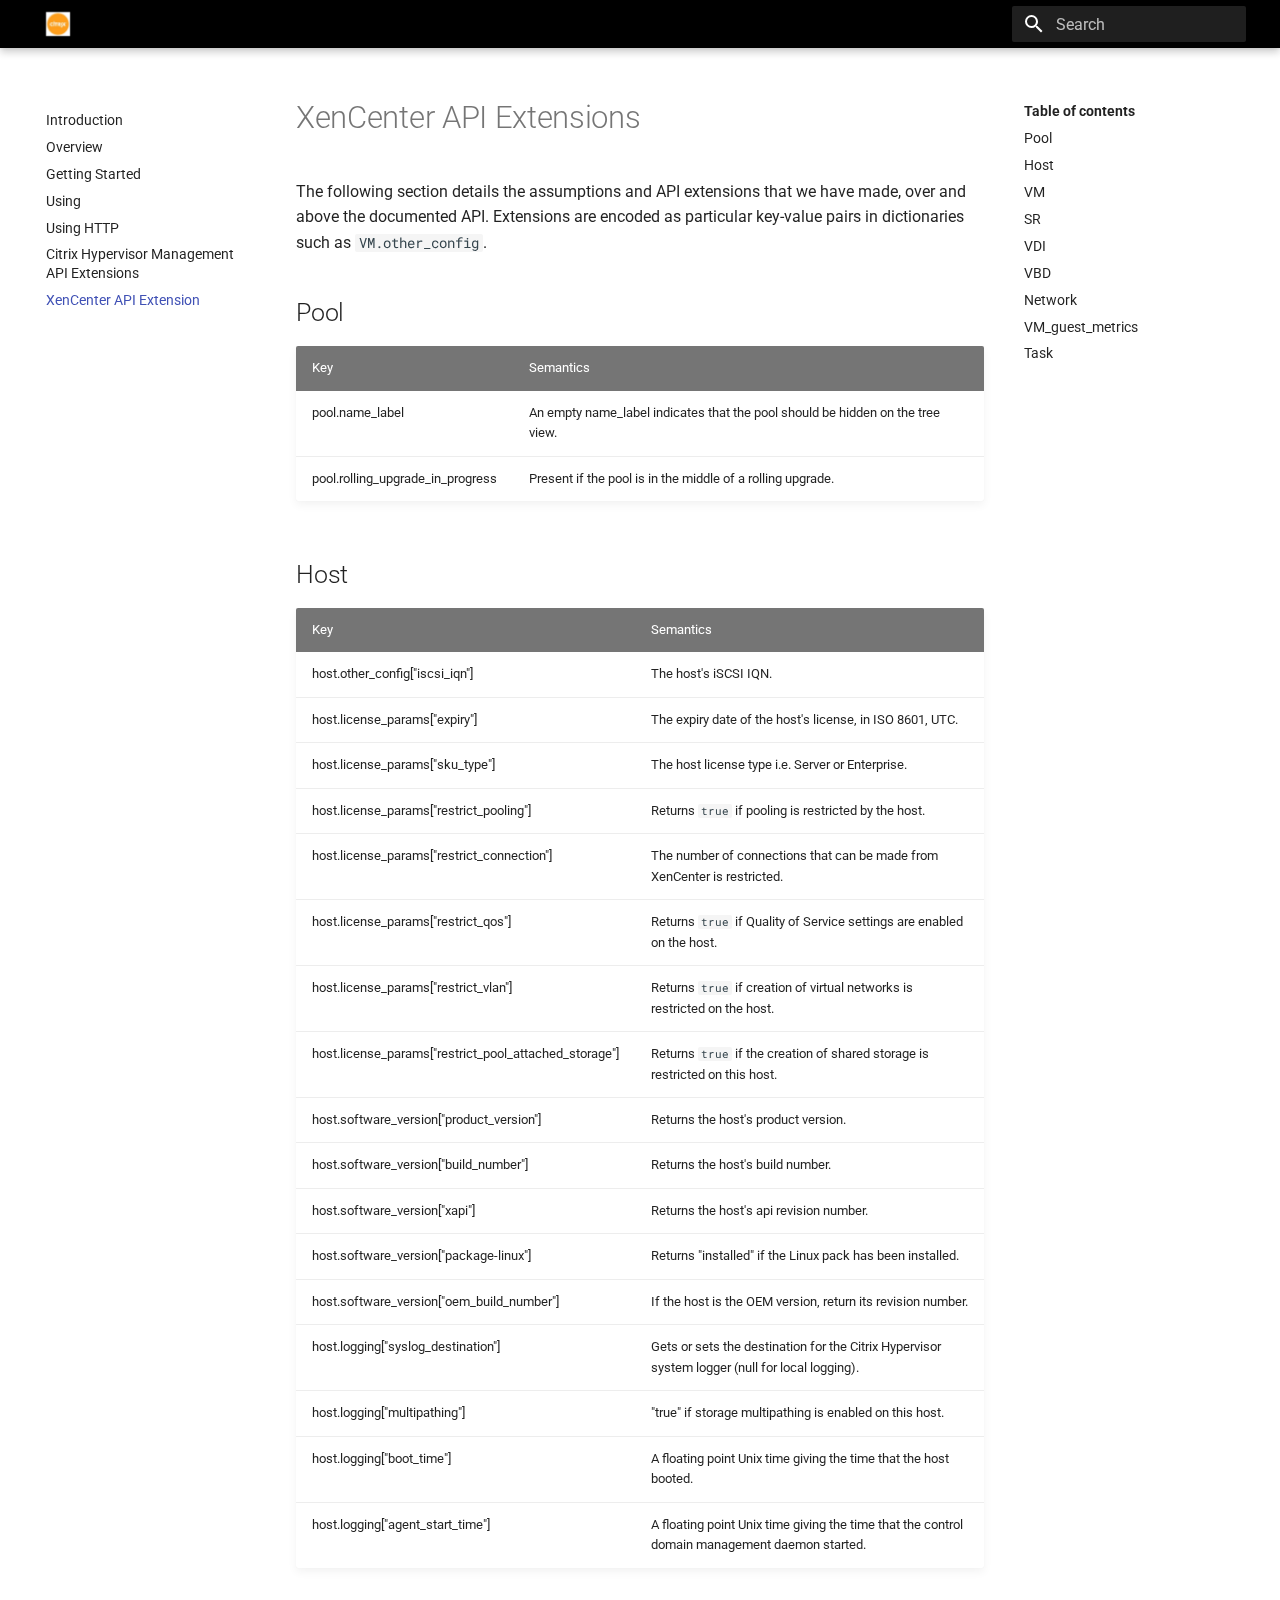
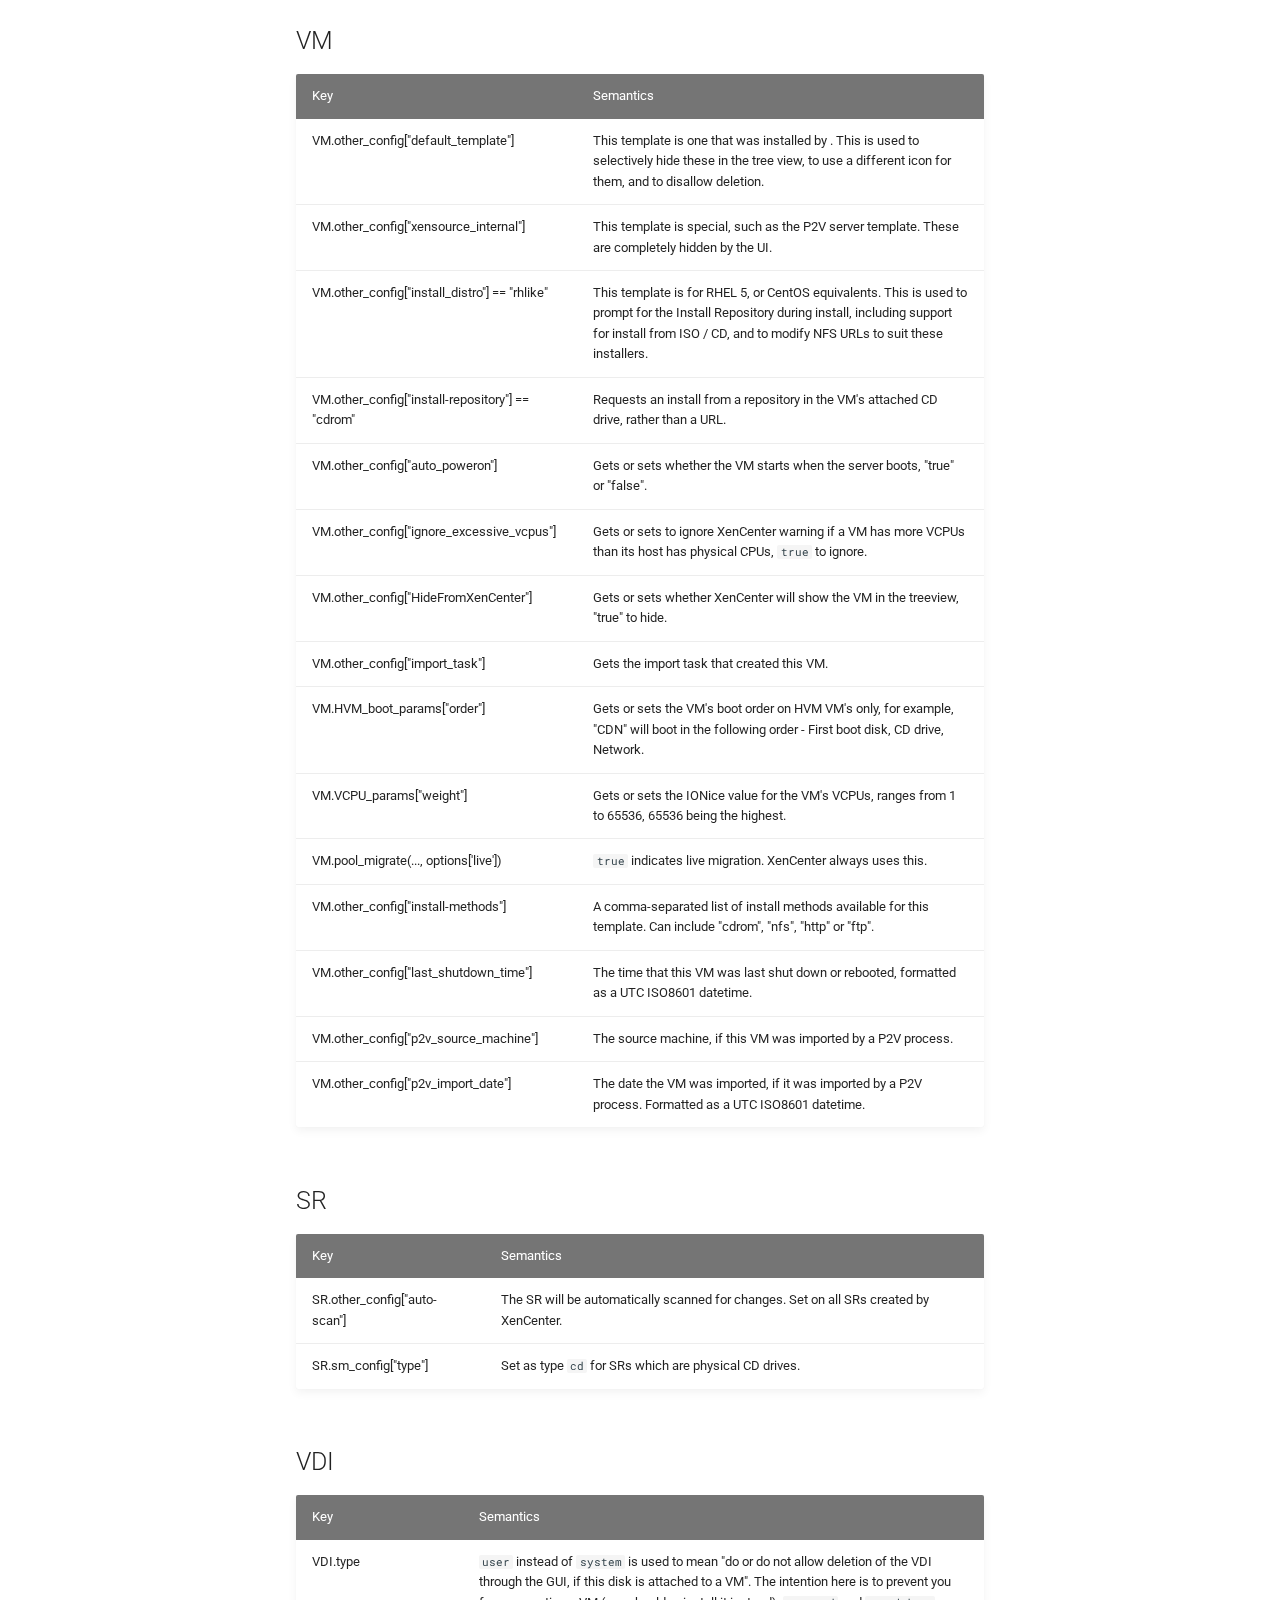
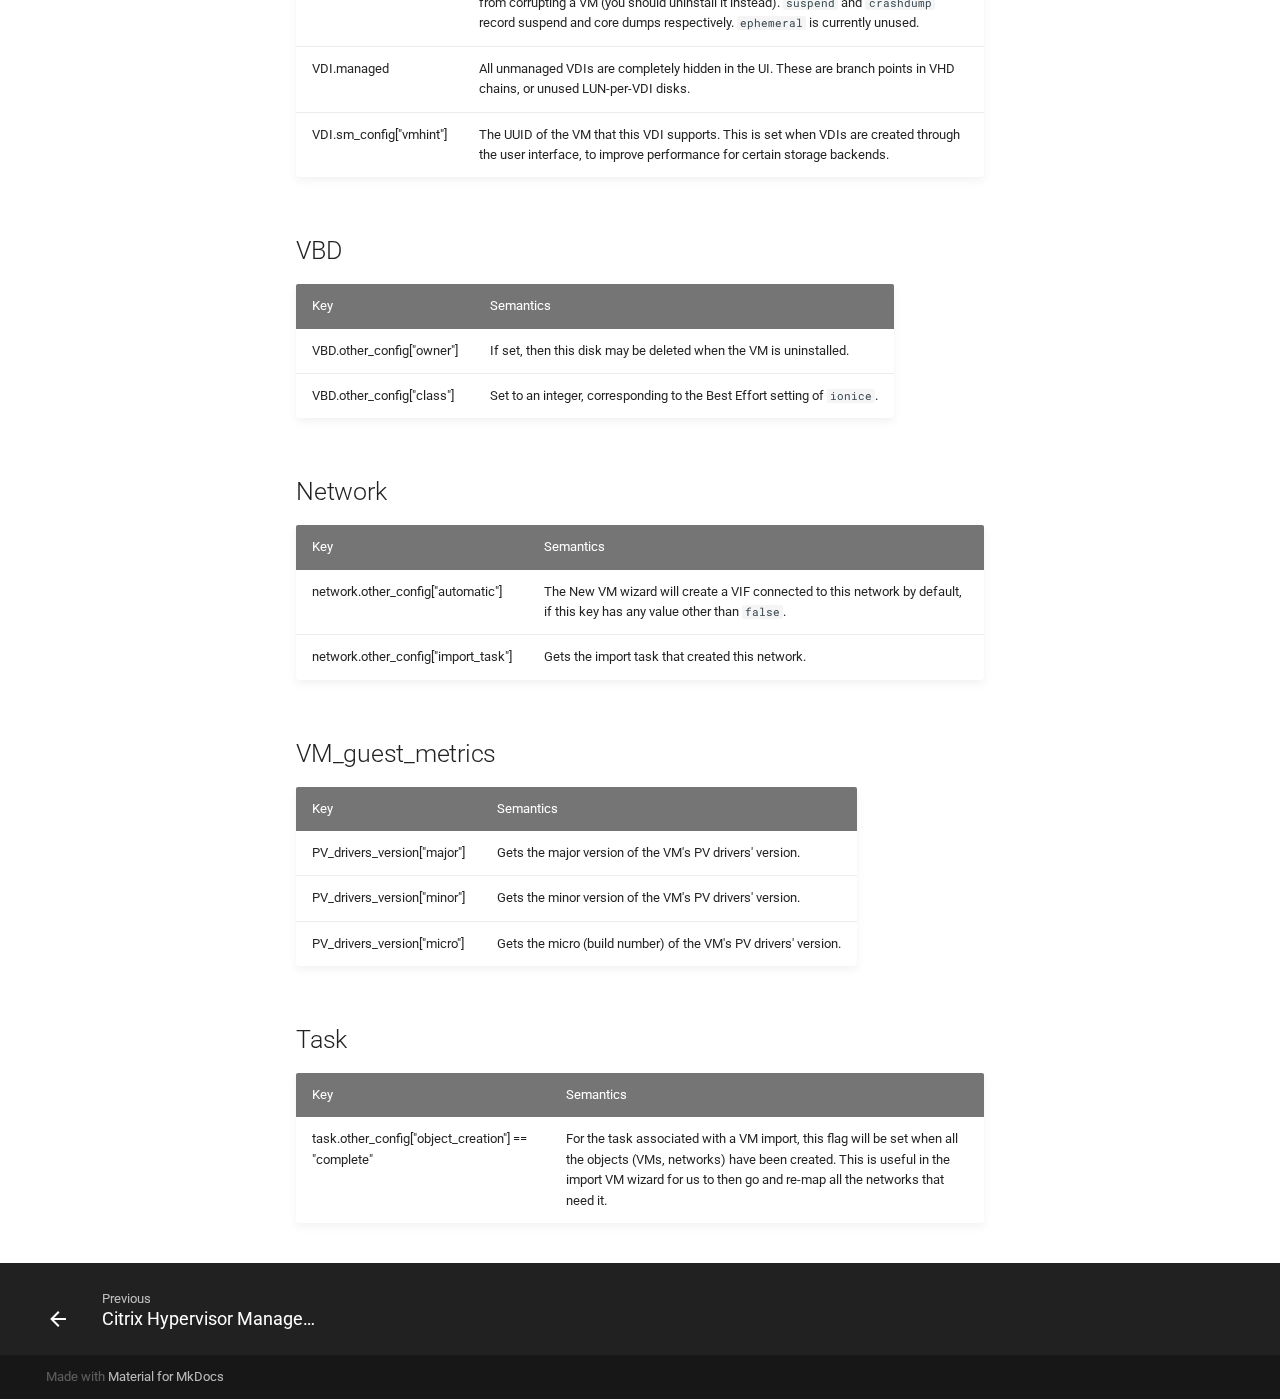
<file: site/xc-api-extensions/index.html>
<!doctype html>
<html lang="en" class="no-js">
  <head>
    
      <meta charset="utf-8">
      <meta name="viewport" content="width=device-width,initial-scale=1">
      
      
      
      <link rel="shortcut icon" href="../assets/images/favicon.png">
      <meta name="generator" content="mkdocs-1.1.2, mkdocs-material-5.2.0">
    
    
      
        <title>XenCenter API Extension - </title>
      
    
    
      <link rel="stylesheet" href="../assets/stylesheets/main.18ac144a.min.css">
      
        <link rel="stylesheet" href="../assets/stylesheets/palette.616af814.min.css">
      
      
        
        
        <meta name="theme-color" content="">
      
    
    
    
      
        <link href="https://fonts.gstatic.com" rel="preconnect" crossorigin>
        <link rel="stylesheet" href="https://fonts.googleapis.com/css?family=Roboto:300,400,400i,700%7CRoboto+Mono&display=fallback">
        <style>body,input{font-family:"Roboto",-apple-system,BlinkMacSystemFont,Helvetica,Arial,sans-serif}code,kbd,pre{font-family:"Roboto Mono",SFMono-Regular,Consolas,Menlo,monospace}</style>
      
    
    
    
      <link rel="stylesheet" href="../css/a.css">
    
    
      
    
    
  </head>
  
  
    
    
    
    <body dir="ltr" data-md-color-scheme="default" data-md-color-primary="black" data-md-color-accent="">
  
    <input class="md-toggle" data-md-toggle="drawer" type="checkbox" id="__drawer" autocomplete="off">
    <input class="md-toggle" data-md-toggle="search" type="checkbox" id="__search" autocomplete="off">
    <label class="md-overlay" for="__drawer"></label>
    <div data-md-component="skip">
      
        
        <a href="#xencenter-api-extensions" class="md-skip">
          Skip to content
        </a>
      
    </div>
    <div data-md-component="announce">
      
    </div>
    
      <header class="md-header" data-md-component="header">
  <nav class="md-header-nav md-grid" aria-label="Header">
    <a href=".." title="" class="md-header-nav__button md-logo" aria-label="">
      
  <img src="../media/logo3.jpg" alt="logo">

    </a>
    <label class="md-header-nav__button md-icon" for="__drawer">
      <svg xmlns="http://www.w3.org/2000/svg" viewBox="0 0 24 24"><path d="M3 6h18v2H3V6m0 5h18v2H3v-2m0 5h18v2H3v-2z"/></svg>
    </label>
    <div class="md-header-nav__title" data-md-component="header-title">
      
        <div class="md-header-nav__ellipsis">
          <span class="md-header-nav__topic md-ellipsis">
            
          </span>
          <span class="md-header-nav__topic md-ellipsis">
            
              XenCenter API Extension
            
          </span>
        </div>
      
    </div>
    
      <label class="md-header-nav__button md-icon" for="__search">
        <svg xmlns="http://www.w3.org/2000/svg" viewBox="0 0 24 24"><path d="M9.5 3A6.5 6.5 0 0116 9.5c0 1.61-.59 3.09-1.56 4.23l.27.27h.79l5 5-1.5 1.5-5-5v-.79l-.27-.27A6.516 6.516 0 019.5 16 6.5 6.5 0 013 9.5 6.5 6.5 0 019.5 3m0 2C7 5 5 7 5 9.5S7 14 9.5 14 14 12 14 9.5 12 5 9.5 5z"/></svg>
      </label>
      
<div class="md-search" data-md-component="search" role="dialog">
  <label class="md-search__overlay" for="__search"></label>
  <div class="md-search__inner" role="search">
    <form class="md-search__form" name="search">
      <input type="text" class="md-search__input" name="query" aria-label="Search" placeholder="Search" autocapitalize="off" autocorrect="off" autocomplete="off" spellcheck="false" data-md-component="search-query" data-md-state="active">
      <label class="md-search__icon md-icon" for="__search">
        <svg xmlns="http://www.w3.org/2000/svg" viewBox="0 0 24 24"><path d="M9.5 3A6.5 6.5 0 0116 9.5c0 1.61-.59 3.09-1.56 4.23l.27.27h.79l5 5-1.5 1.5-5-5v-.79l-.27-.27A6.516 6.516 0 019.5 16 6.5 6.5 0 013 9.5 6.5 6.5 0 019.5 3m0 2C7 5 5 7 5 9.5S7 14 9.5 14 14 12 14 9.5 12 5 9.5 5z"/></svg>
        <svg xmlns="http://www.w3.org/2000/svg" viewBox="0 0 24 24"><path d="M20 11v2H8l5.5 5.5-1.42 1.42L4.16 12l7.92-7.92L13.5 5.5 8 11h12z"/></svg>
      </label>
      <button type="reset" class="md-search__icon md-icon" aria-label="Clear" data-md-component="search-reset" tabindex="-1">
        <svg xmlns="http://www.w3.org/2000/svg" viewBox="0 0 24 24"><path d="M19 6.41L17.59 5 12 10.59 6.41 5 5 6.41 10.59 12 5 17.59 6.41 19 12 13.41 17.59 19 19 17.59 13.41 12 19 6.41z"/></svg>
      </button>
    </form>
    <div class="md-search__output">
      <div class="md-search__scrollwrap" data-md-scrollfix>
        <div class="md-search-result" data-md-component="search-result">
          <div class="md-search-result__meta">
            Initializing search
          </div>
          <ol class="md-search-result__list"></ol>
        </div>
      </div>
    </div>
  </div>
</div>
    
    
  </nav>
</header>
    
    <div class="md-container" data-md-component="container">
      
        
      
      
        
      
      <main class="md-main" data-md-component="main">
        <div class="md-main__inner md-grid">
          
            
              <div class="md-sidebar md-sidebar--primary" data-md-component="navigation">
                <div class="md-sidebar__scrollwrap">
                  <div class="md-sidebar__inner">
                    <nav class="md-nav md-nav--primary" aria-label="Navigation" data-md-level="0">
  <label class="md-nav__title" for="__drawer">
    <a href=".." title="" class="md-nav__button md-logo" aria-label="">
      
  <img src="../media/logo3.jpg" alt="logo">

    </a>
    
  </label>
  
  <ul class="md-nav__list" data-md-scrollfix>
    
      
      
      


  <li class="md-nav__item">
    <a href=".." title="Introduction" class="md-nav__link">
      Introduction
    </a>
  </li>

    
      
      
      


  <li class="md-nav__item">
    <a href="../overview/" title="Overview" class="md-nav__link">
      Overview
    </a>
  </li>

    
      
      
      


  <li class="md-nav__item">
    <a href="../getting-started/" title="Getting Started" class="md-nav__link">
      Getting Started
    </a>
  </li>

    
      
      
      


  <li class="md-nav__item">
    <a href="../using/" title="Using" class="md-nav__link">
      Using
    </a>
  </li>

    
      
      
      


  <li class="md-nav__item">
    <a href="../using-http/" title="Using HTTP" class="md-nav__link">
      Using HTTP
    </a>
  </li>

    
      
      
      


  <li class="md-nav__item">
    <a href="../xs-api-extensions/" title="Citrix Hypervisor Management API Extensions" class="md-nav__link">
      Citrix Hypervisor Management API Extensions
    </a>
  </li>

    
      
      
      

  


  <li class="md-nav__item md-nav__item--active">
    
    <input class="md-nav__toggle md-toggle" data-md-toggle="toc" type="checkbox" id="__toc">
    
      
    
    
      <label class="md-nav__link md-nav__link--active" for="__toc">
        XenCenter API Extension
        <span class="md-nav__icon md-icon">
          <svg xmlns="http://www.w3.org/2000/svg" viewBox="0 0 24 24"><path d="M3 9h14V7H3v2m0 4h14v-2H3v2m0 4h14v-2H3v2m16 0h2v-2h-2v2m0-10v2h2V7h-2m0 6h2v-2h-2v2z"/></svg>
        </span>
      </label>
    
    <a href="./" title="XenCenter API Extension" class="md-nav__link md-nav__link--active">
      XenCenter API Extension
    </a>
    
      
<nav class="md-nav md-nav--secondary" aria-label="Table of contents">
  
  
    
  
  
    <label class="md-nav__title" for="__toc">
      <span class="md-nav__icon md-icon">
        <svg xmlns="http://www.w3.org/2000/svg" viewBox="0 0 24 24"><path d="M20 11v2H8l5.5 5.5-1.42 1.42L4.16 12l7.92-7.92L13.5 5.5 8 11h12z"/></svg>
      </span>
      Table of contents
    </label>
    <ul class="md-nav__list" data-md-scrollfix>
      
        <li class="md-nav__item">
  <a href="#pool" class="md-nav__link">
    Pool
  </a>
  
</li>
      
        <li class="md-nav__item">
  <a href="#host" class="md-nav__link">
    Host
  </a>
  
</li>
      
        <li class="md-nav__item">
  <a href="#vm" class="md-nav__link">
    VM
  </a>
  
</li>
      
        <li class="md-nav__item">
  <a href="#sr" class="md-nav__link">
    SR
  </a>
  
</li>
      
        <li class="md-nav__item">
  <a href="#vdi" class="md-nav__link">
    VDI
  </a>
  
</li>
      
        <li class="md-nav__item">
  <a href="#vbd" class="md-nav__link">
    VBD
  </a>
  
</li>
      
        <li class="md-nav__item">
  <a href="#network" class="md-nav__link">
    Network
  </a>
  
</li>
      
        <li class="md-nav__item">
  <a href="#vm_guest_metrics" class="md-nav__link">
    VM_guest_metrics
  </a>
  
</li>
      
        <li class="md-nav__item">
  <a href="#task" class="md-nav__link">
    Task
  </a>
  
</li>
      
    </ul>
  
</nav>
    
  </li>

    
  </ul>
</nav>
                  </div>
                </div>
              </div>
            
            
              <div class="md-sidebar md-sidebar--secondary" data-md-component="toc">
                <div class="md-sidebar__scrollwrap">
                  <div class="md-sidebar__inner">
                    
<nav class="md-nav md-nav--secondary" aria-label="Table of contents">
  
  
    
  
  
    <label class="md-nav__title" for="__toc">
      <span class="md-nav__icon md-icon">
        <svg xmlns="http://www.w3.org/2000/svg" viewBox="0 0 24 24"><path d="M20 11v2H8l5.5 5.5-1.42 1.42L4.16 12l7.92-7.92L13.5 5.5 8 11h12z"/></svg>
      </span>
      Table of contents
    </label>
    <ul class="md-nav__list" data-md-scrollfix>
      
        <li class="md-nav__item">
  <a href="#pool" class="md-nav__link">
    Pool
  </a>
  
</li>
      
        <li class="md-nav__item">
  <a href="#host" class="md-nav__link">
    Host
  </a>
  
</li>
      
        <li class="md-nav__item">
  <a href="#vm" class="md-nav__link">
    VM
  </a>
  
</li>
      
        <li class="md-nav__item">
  <a href="#sr" class="md-nav__link">
    SR
  </a>
  
</li>
      
        <li class="md-nav__item">
  <a href="#vdi" class="md-nav__link">
    VDI
  </a>
  
</li>
      
        <li class="md-nav__item">
  <a href="#vbd" class="md-nav__link">
    VBD
  </a>
  
</li>
      
        <li class="md-nav__item">
  <a href="#network" class="md-nav__link">
    Network
  </a>
  
</li>
      
        <li class="md-nav__item">
  <a href="#vm_guest_metrics" class="md-nav__link">
    VM_guest_metrics
  </a>
  
</li>
      
        <li class="md-nav__item">
  <a href="#task" class="md-nav__link">
    Task
  </a>
  
</li>
      
    </ul>
  
</nav>
                  </div>
                </div>
              </div>
            
          
          <div class="md-content">
            <article class="md-content__inner md-typeset">
              
                
                
                  
                
                
                <h1 id="xencenter-api-extensions">XenCenter API Extensions</h1>
<p>The following section details the assumptions and API extensions that we
have made, over and above the documented API. Extensions are encoded as
particular key-value pairs in dictionaries such as <code>VM.other_config</code>.</p>
<h2 id="pool">Pool</h2>
<table>
<thead>
<tr>
<th>Key</th>
<th>Semantics</th>
</tr>
</thead>
<tbody>
<tr>
<td>pool.name_label</td>
<td>An empty name_label indicates that the pool should be hidden on the tree view.</td>
</tr>
<tr>
<td>pool.rolling_upgrade_in_progress</td>
<td>Present if the pool is in the middle of a rolling upgrade.</td>
</tr>
</tbody>
</table>
<h2 id="host">Host</h2>
<table>
<thead>
<tr>
<th>Key</th>
<th>Semantics</th>
</tr>
</thead>
<tbody>
<tr>
<td>host.other_config["iscsi_iqn"]</td>
<td>The host's iSCSI IQN.</td>
</tr>
<tr>
<td>host.license_params["expiry"]</td>
<td>The expiry date of the host's license, in ISO 8601, UTC.</td>
</tr>
<tr>
<td>host.license_params["sku_type"]</td>
<td>The host license type i.e. Server or Enterprise.</td>
</tr>
<tr>
<td>host.license_params["restrict_pooling"]</td>
<td>Returns <code>true</code> if pooling is restricted by the host.</td>
</tr>
<tr>
<td>host.license_params["restrict_connection"]</td>
<td>The number of connections that can be made from XenCenter is restricted.</td>
</tr>
<tr>
<td>host.license_params["restrict_qos"]</td>
<td>Returns <code>true</code> if Quality of Service settings are enabled on the host.</td>
</tr>
<tr>
<td>host.license_params["restrict_vlan"]</td>
<td>Returns <code>true</code> if creation of virtual networks is restricted on the host.</td>
</tr>
<tr>
<td>host.license_params["restrict_pool_attached_storage"]</td>
<td>Returns <code>true</code> if the creation of shared storage is restricted on this host.</td>
</tr>
<tr>
<td>host.software_version["product_version"]</td>
<td>Returns the host's product version.</td>
</tr>
<tr>
<td>host.software_version["build_number"]</td>
<td>Returns the host's build number.</td>
</tr>
<tr>
<td>host.software_version["xapi"]</td>
<td>Returns the host's api revision number.</td>
</tr>
<tr>
<td>host.software_version["package-linux"]</td>
<td>Returns "installed" if the Linux pack has been installed.</td>
</tr>
<tr>
<td>host.software_version["oem_build_number"]</td>
<td>If the host is the OEM version, return its revision number.</td>
</tr>
<tr>
<td>host.logging["syslog_destination"]</td>
<td>Gets or sets the destination for the Citrix Hypervisor system logger (null for local logging).</td>
</tr>
<tr>
<td>host.logging["multipathing"]</td>
<td>"true" if storage multipathing is enabled on this host.</td>
</tr>
<tr>
<td>host.logging["boot_time"]</td>
<td>A floating point Unix time giving the time that the host booted.</td>
</tr>
<tr>
<td>host.logging["agent_start_time"]</td>
<td>A floating point Unix time giving the time that the control domain management daemon started.</td>
</tr>
</tbody>
</table>
<h2 id="vm">VM</h2>
<table>
<thead>
<tr>
<th>Key</th>
<th>Semantics</th>
</tr>
</thead>
<tbody>
<tr>
<td>VM.other_config["default_template"]</td>
<td>This template is one that was installed by . This is used to  selectively hide these in the tree view, to use a different icon for them, and to disallow deletion.</td>
</tr>
<tr>
<td>VM.other_config["xensource_internal"]</td>
<td>This template is special, such as the P2V server template. These are completely hidden by the UI.</td>
</tr>
<tr>
<td>VM.other_config["install_distro"] == "rhlike"</td>
<td>This template is for RHEL 5, or CentOS equivalents. This is used to prompt for the Install Repository during install, including       support for install from ISO / CD, and to modify NFS URLs to suit these installers.</td>
</tr>
<tr>
<td>VM.other_config["install-repository"] == "cdrom"</td>
<td>Requests an install from a repository in the VM's attached CD drive, rather than a URL.</td>
</tr>
<tr>
<td>VM.other_config["auto_poweron"]</td>
<td>Gets or sets whether the VM starts when the server boots, "true" or "false".</td>
</tr>
<tr>
<td>VM.other_config["ignore_excessive_vcpus"]</td>
<td>Gets or sets to ignore XenCenter warning if a VM has more VCPUs than its host has physical CPUs, <code>true</code> to ignore.</td>
</tr>
<tr>
<td>VM.other_config["HideFromXenCenter"]</td>
<td>Gets or sets whether  XenCenter will show the VM in the treeview, "true" to hide.</td>
</tr>
<tr>
<td>VM.other_config["import_task"]</td>
<td>Gets the import task that created this VM.</td>
</tr>
<tr>
<td>VM.HVM_boot_params["order"]</td>
<td>Gets or sets the VM's boot order on HVM VM's only, for example,  "CDN" will boot in the following order - First boot disk,  CD drive, Network.</td>
</tr>
<tr>
<td>VM.VCPU_params["weight"]</td>
<td>Gets or sets the IONice value for the VM's VCPUs, ranges from 1 to 65536, 65536 being the highest.</td>
</tr>
<tr>
<td>VM.pool_migrate(..., options['live'])</td>
<td><code>true</code> indicates live migration. XenCenter always uses this.</td>
</tr>
<tr>
<td>VM.other_config["install-methods"]</td>
<td>A comma-separated list of install methods available for this template. Can include "cdrom", "nfs", "http" or "ftp".</td>
</tr>
<tr>
<td>VM.other_config["last_shutdown_time"]</td>
<td>The time that this VM was last shut down or rebooted, formatted as a UTC ISO8601 datetime.</td>
</tr>
<tr>
<td>VM.other_config["p2v_source_machine"]</td>
<td>The source machine, if this VM was imported by a P2V process.</td>
</tr>
<tr>
<td>VM.other_config["p2v_import_date"]</td>
<td>The date the VM was imported, if it was imported by a P2V process. Formatted as a UTC ISO8601 datetime.</td>
</tr>
</tbody>
</table>
<h2 id="sr">SR</h2>
<table>
<thead>
<tr>
<th>Key</th>
<th>Semantics</th>
</tr>
</thead>
<tbody>
<tr>
<td>SR.other_config["auto-scan"]</td>
<td>The SR will be automatically scanned for changes. Set on all SRs created by XenCenter.</td>
</tr>
<tr>
<td>SR.sm_config["type"]</td>
<td>Set as type <code>cd</code> for SRs which are physical CD drives.</td>
</tr>
</tbody>
</table>
<h2 id="vdi">VDI</h2>
<table>
<thead>
<tr>
<th>Key</th>
<th>Semantics</th>
</tr>
</thead>
<tbody>
<tr>
<td>VDI.type</td>
<td><code>user</code> instead of <code>system</code> is used to mean "do or do not allow deletion of the VDI through the GUI, if this disk is attached to a VM". The intention here is to prevent you from corrupting a VM (you should uninstall it instead). <code>suspend</code> and <code>crashdump</code> record suspend and core dumps respectively. <code>ephemeral</code> is currently unused.</td>
</tr>
<tr>
<td>VDI.managed</td>
<td>All unmanaged VDIs are completely hidden in the UI. These are branch points in VHD chains, or unused LUN-per-VDI disks.</td>
</tr>
<tr>
<td>VDI.sm_config["vmhint"]</td>
<td>The UUID of the VM that this VDI supports. This is set when VDIs are created through the user interface, to improve performance for certain storage backends.</td>
</tr>
</tbody>
</table>
<h2 id="vbd">VBD</h2>
<table>
<thead>
<tr>
<th>Key</th>
<th>Semantics</th>
</tr>
</thead>
<tbody>
<tr>
<td>VBD.other_config["owner"]</td>
<td>If set, then this disk may be deleted when the VM is uninstalled.</td>
</tr>
<tr>
<td>VBD.other_config["class"]</td>
<td>Set to an integer, corresponding to the Best Effort setting of <code>ionice</code>.</td>
</tr>
</tbody>
</table>
<h2 id="network">Network</h2>
<table>
<thead>
<tr>
<th>Key</th>
<th>Semantics</th>
</tr>
</thead>
<tbody>
<tr>
<td>network.other_config["automatic"]</td>
<td>The New VM wizard will create a VIF connected to this network by default, if this key has any value other than <code>false</code>.</td>
</tr>
<tr>
<td>network.other_config["import_task"]</td>
<td>Gets the import task that created this network.</td>
</tr>
</tbody>
</table>
<h2 id="vm_guest_metrics">VM_guest_metrics</h2>
<table>
<thead>
<tr>
<th>Key</th>
<th>Semantics</th>
</tr>
</thead>
<tbody>
<tr>
<td>PV_drivers_version["major"]</td>
<td>Gets the major version of the VM's PV drivers' version.</td>
</tr>
<tr>
<td>PV_drivers_version["minor"]</td>
<td>Gets the minor version of the VM's PV drivers' version.</td>
</tr>
<tr>
<td>PV_drivers_version["micro"]</td>
<td>Gets the micro (build number) of the VM's PV drivers' version.</td>
</tr>
</tbody>
</table>
<h2 id="task">Task</h2>
<table>
<thead>
<tr>
<th>Key</th>
<th>Semantics</th>
</tr>
</thead>
<tbody>
<tr>
<td>task.other_config["object_creation"] == "complete"</td>
<td>For the task associated with a VM import, this flag will be set when all the objects (VMs, networks) have been created. This is useful in the import VM wizard for us to then go and re-map all the networks that need it.</td>
</tr>
</tbody>
</table>
                
              
              
                


              
            </article>
          </div>
        </div>
      </main>
      
        
<footer class="md-footer">
  
    <div class="md-footer-nav">
      <nav class="md-footer-nav__inner md-grid" aria-label="Footer">
        
          <a href="../xs-api-extensions/" title="Citrix Hypervisor Management API Extensions" class="md-footer-nav__link md-footer-nav__link--prev" rel="prev">
            <div class="md-footer-nav__button md-icon">
              <svg xmlns="http://www.w3.org/2000/svg" viewBox="0 0 24 24"><path d="M20 11v2H8l5.5 5.5-1.42 1.42L4.16 12l7.92-7.92L13.5 5.5 8 11h12z"/></svg>
            </div>
            <div class="md-footer-nav__title">
              <div class="md-ellipsis">
                <span class="md-footer-nav__direction">
                  Previous
                </span>
                Citrix Hypervisor Management API Extensions
              </div>
            </div>
          </a>
        
        
      </nav>
    </div>
  
  <div class="md-footer-meta md-typeset">
    <div class="md-footer-meta__inner md-grid">
      <div class="md-footer-copyright">
        
        Made with
        <a href="https://squidfunk.github.io/mkdocs-material/" target="_blank" rel="noopener">
          Material for MkDocs
        </a>
      </div>
      
    </div>
  </div>
</footer>
      
    </div>
    
      <script src="../assets/javascripts/vendor.d710d30a.min.js"></script>
      <script src="../assets/javascripts/bundle.5f27aba8.min.js"></script><script id="__lang" type="application/json">{"clipboard.copy": "Copy to clipboard", "clipboard.copied": "Copied to clipboard", "search.config.lang": "en", "search.config.pipeline": "trimmer, stopWordFilter", "search.config.separator": "[\\s\\-]+", "search.result.placeholder": "Type to start searching", "search.result.none": "No matching documents", "search.result.one": "1 matching document", "search.result.other": "# matching documents"}</script>
      
      <script>
        app = initialize({
          base: "..",
          features: [],
          search: Object.assign({
            worker: "../assets/javascripts/worker/search.27c6a5e6.min.js"
          }, typeof search !== "undefined" && search)
        })
      </script>
      
    
  </body>
</html>
</file>
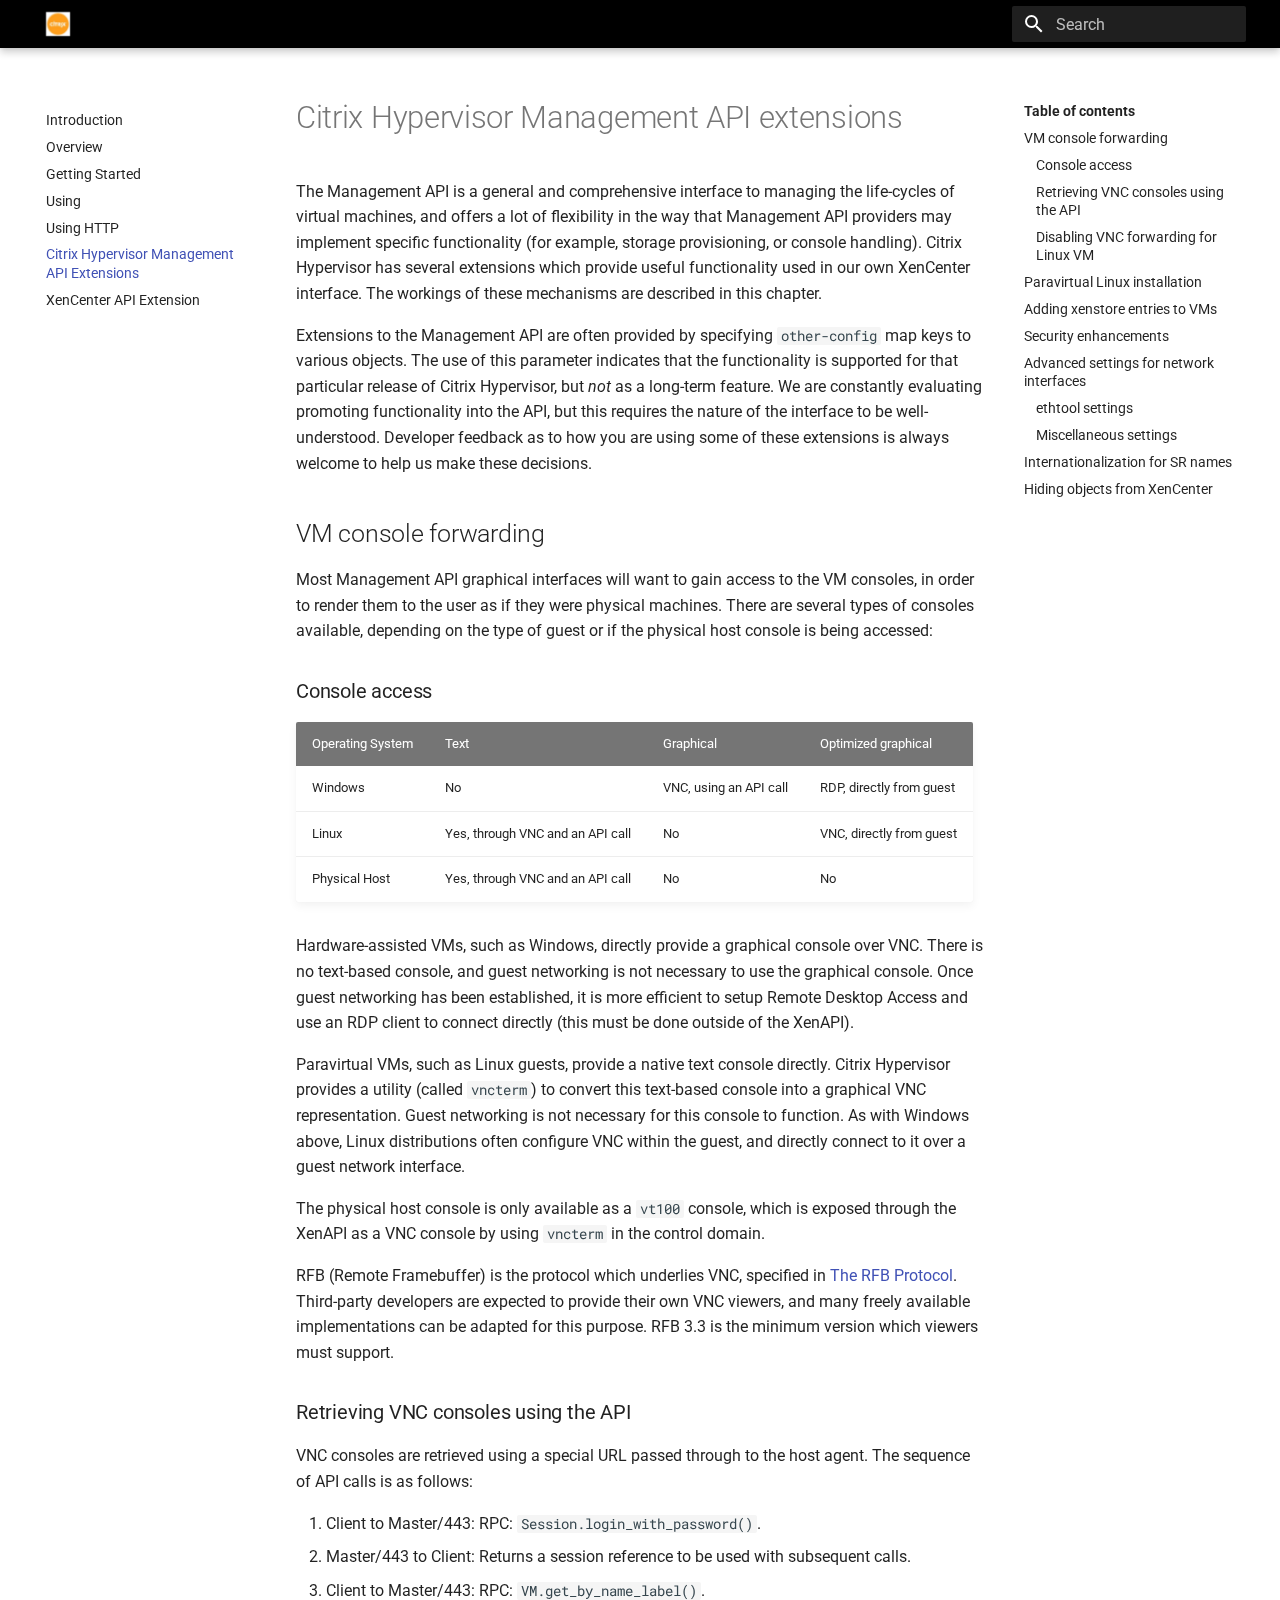
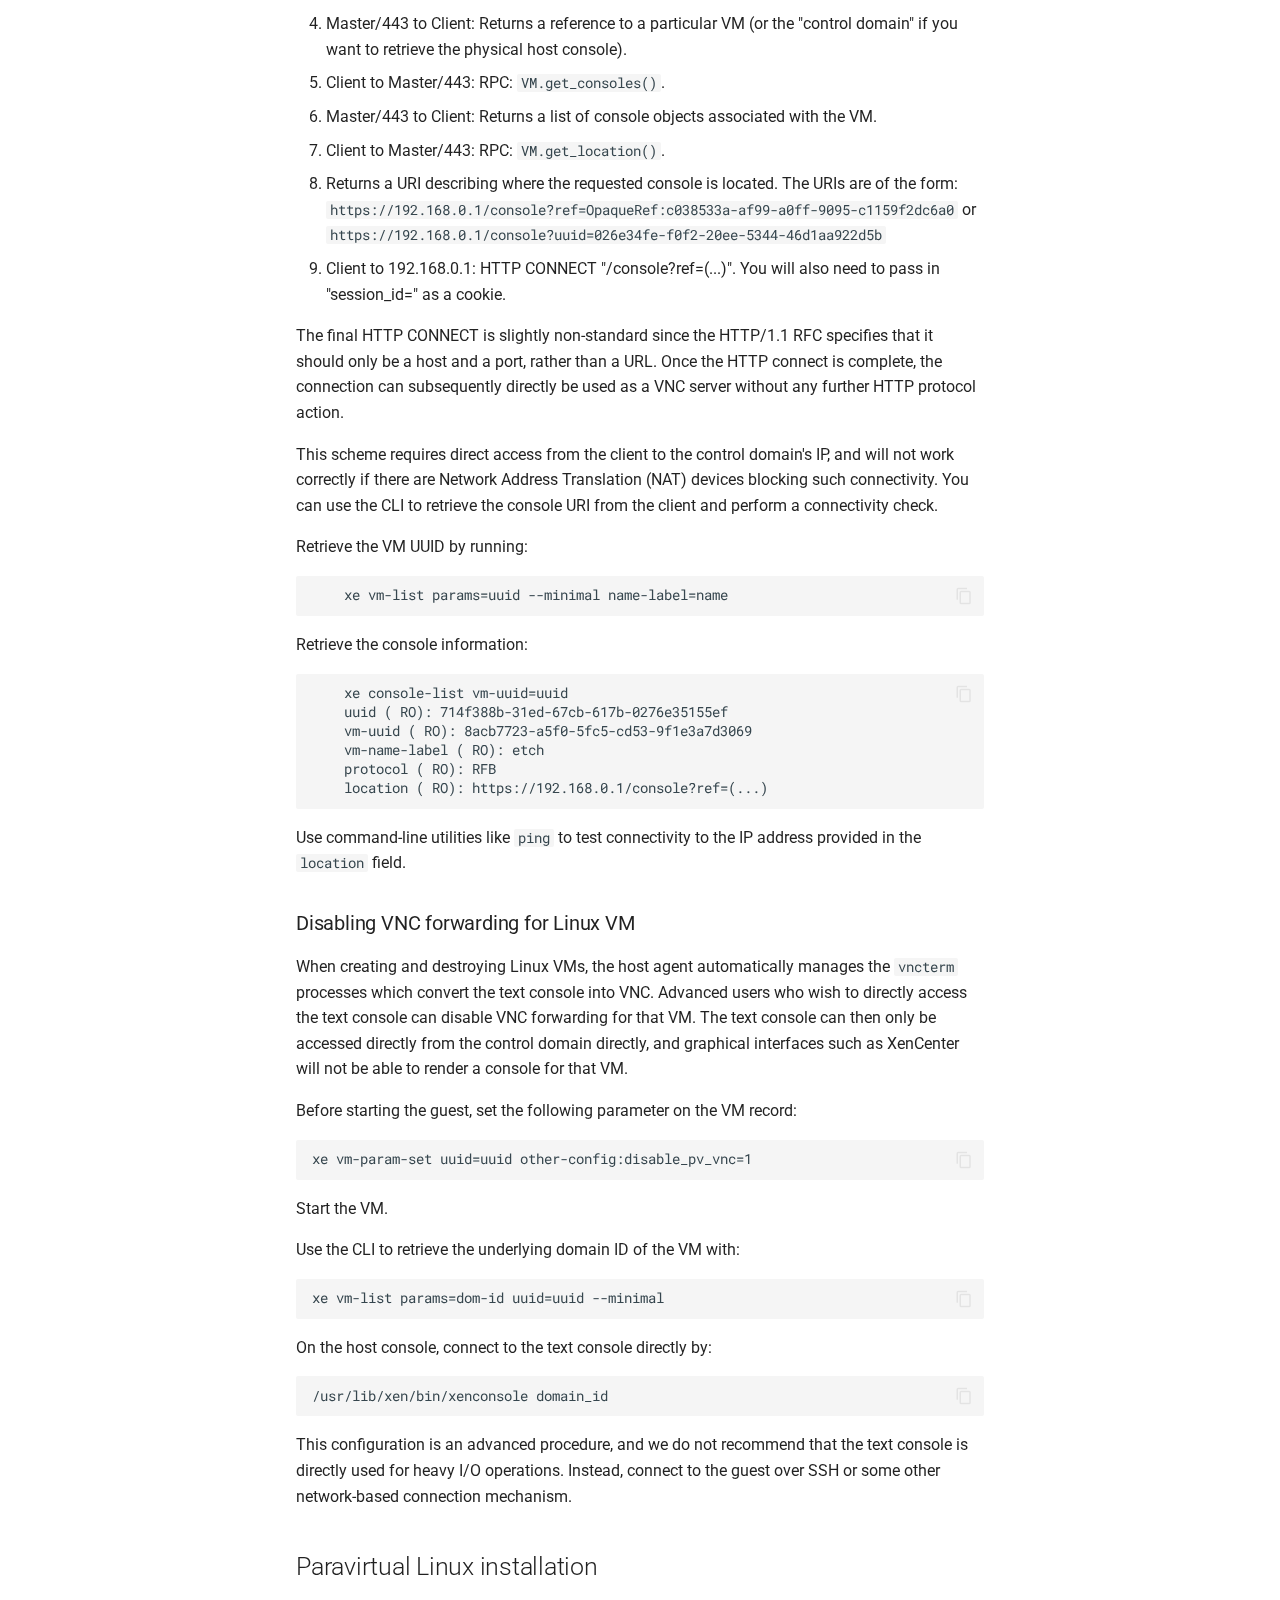
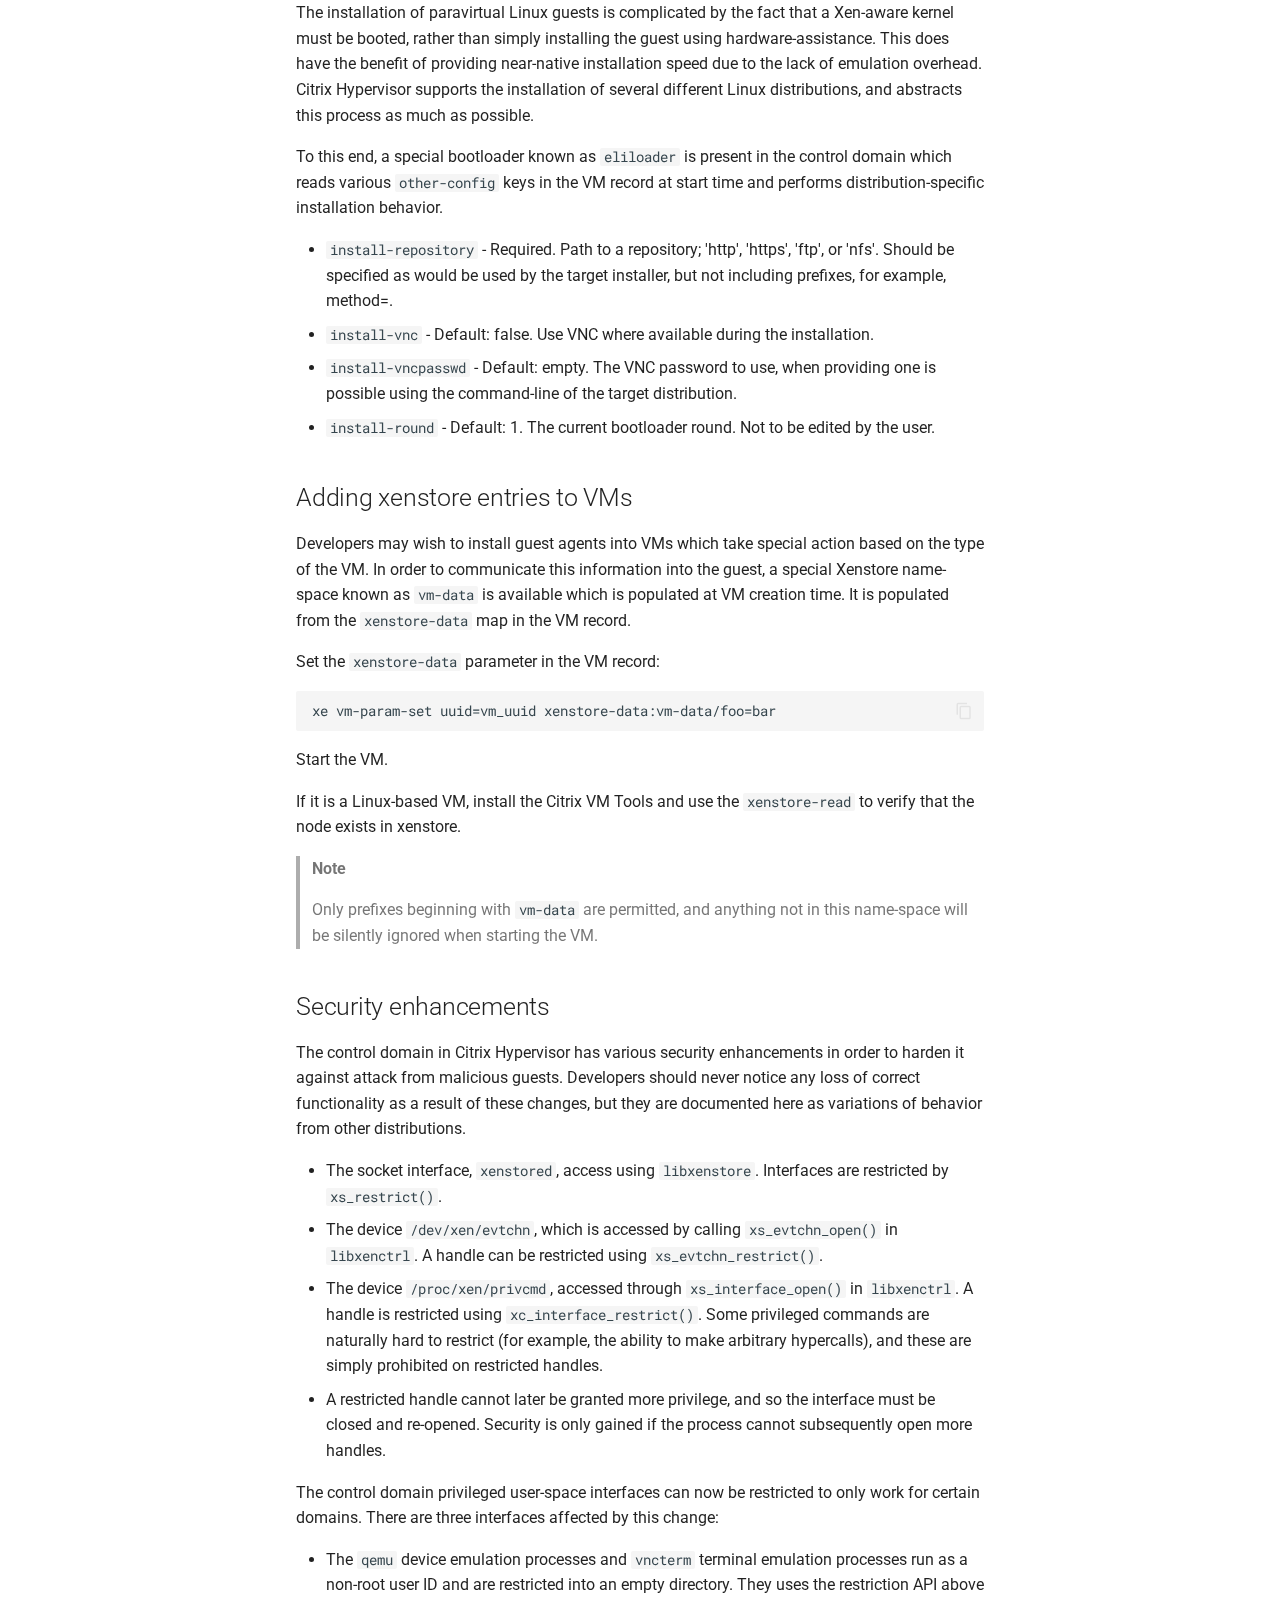
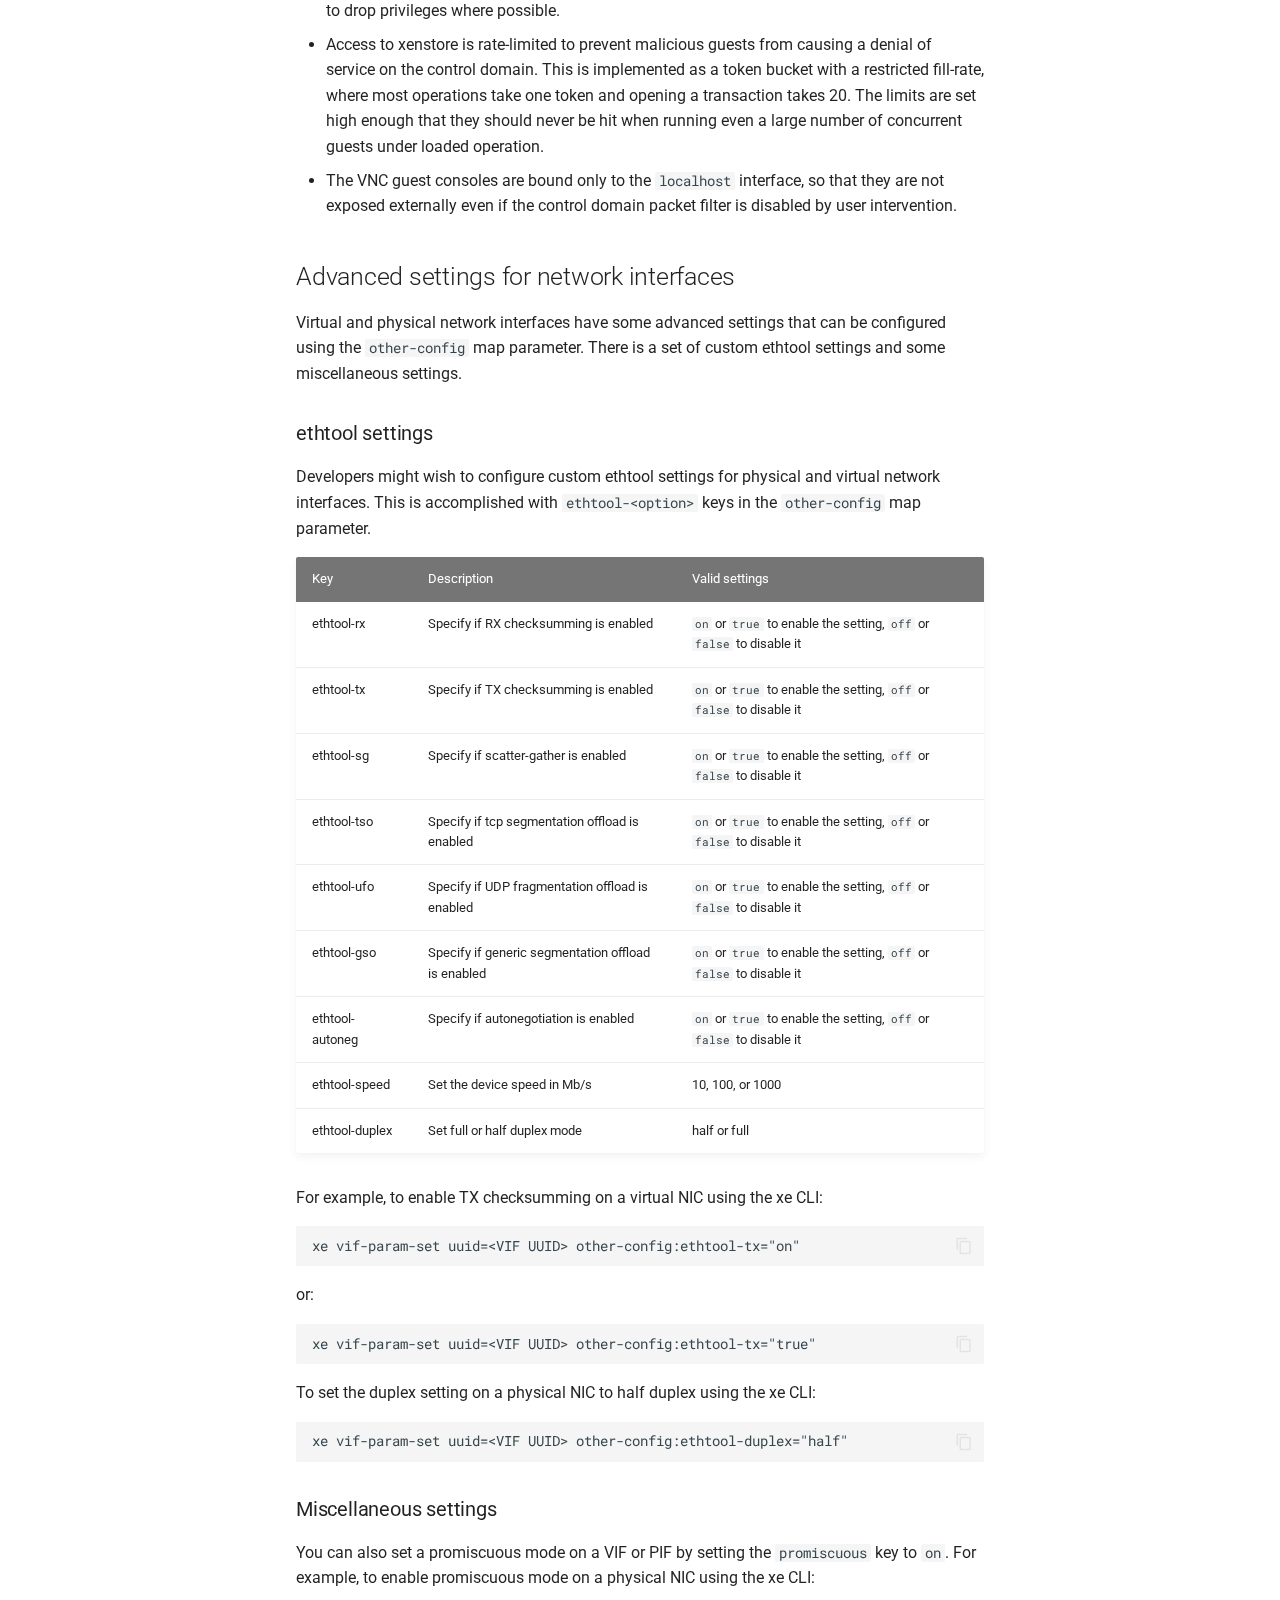
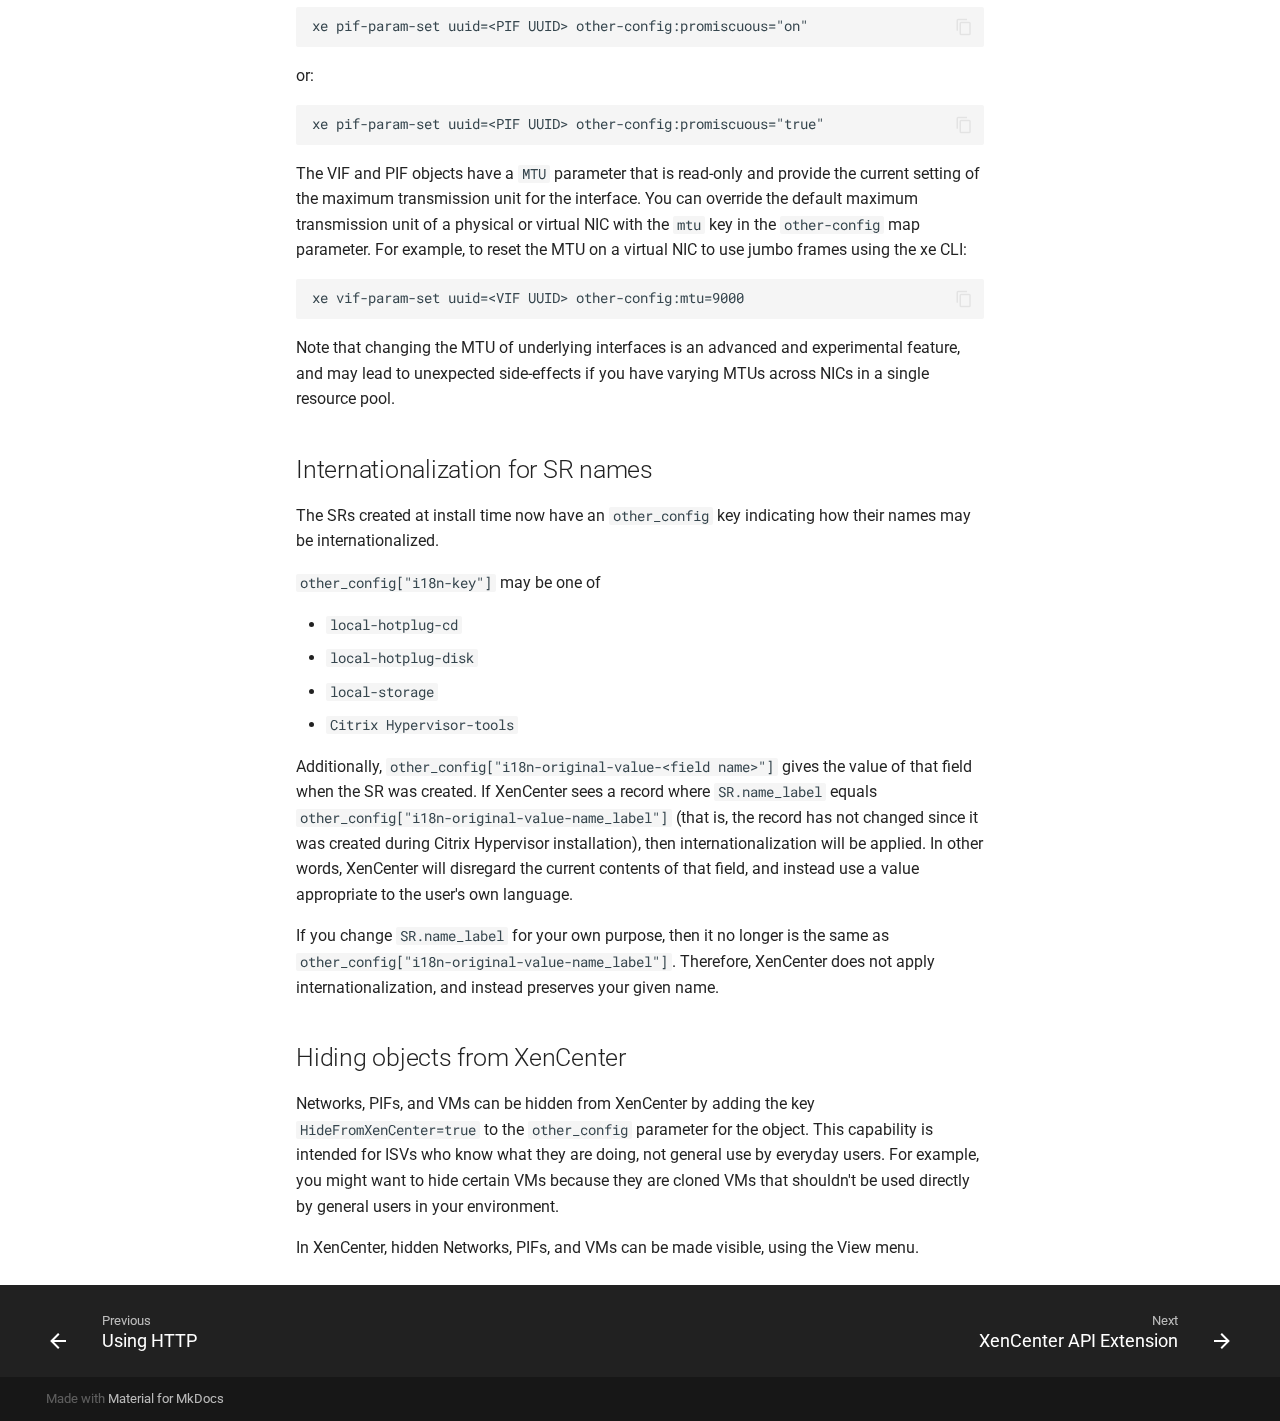
<file: site/xs-api-extensions/index.html>
<!doctype html>
<html lang="en" class="no-js">
  <head>
    
      <meta charset="utf-8">
      <meta name="viewport" content="width=device-width,initial-scale=1">
      
      
      
      <link rel="shortcut icon" href="../assets/images/favicon.png">
      <meta name="generator" content="mkdocs-1.1.2, mkdocs-material-5.2.0">
    
    
      
        <title>Citrix Hypervisor Management API Extensions - </title>
      
    
    
      <link rel="stylesheet" href="../assets/stylesheets/main.18ac144a.min.css">
      
        <link rel="stylesheet" href="../assets/stylesheets/palette.616af814.min.css">
      
      
        
        
        <meta name="theme-color" content="">
      
    
    
    
      
        <link href="https://fonts.gstatic.com" rel="preconnect" crossorigin>
        <link rel="stylesheet" href="https://fonts.googleapis.com/css?family=Roboto:300,400,400i,700%7CRoboto+Mono&display=fallback">
        <style>body,input{font-family:"Roboto",-apple-system,BlinkMacSystemFont,Helvetica,Arial,sans-serif}code,kbd,pre{font-family:"Roboto Mono",SFMono-Regular,Consolas,Menlo,monospace}</style>
      
    
    
    
      <link rel="stylesheet" href="../css/a.css">
    
    
      
    
    
  </head>
  
  
    
    
    
    <body dir="ltr" data-md-color-scheme="default" data-md-color-primary="black" data-md-color-accent="">
  
    <input class="md-toggle" data-md-toggle="drawer" type="checkbox" id="__drawer" autocomplete="off">
    <input class="md-toggle" data-md-toggle="search" type="checkbox" id="__search" autocomplete="off">
    <label class="md-overlay" for="__drawer"></label>
    <div data-md-component="skip">
      
        
        <a href="#citrix-hypervisor-management-api-extensions" class="md-skip">
          Skip to content
        </a>
      
    </div>
    <div data-md-component="announce">
      
    </div>
    
      <header class="md-header" data-md-component="header">
  <nav class="md-header-nav md-grid" aria-label="Header">
    <a href=".." title="" class="md-header-nav__button md-logo" aria-label="">
      
  <img src="../media/logo3.jpg" alt="logo">

    </a>
    <label class="md-header-nav__button md-icon" for="__drawer">
      <svg xmlns="http://www.w3.org/2000/svg" viewBox="0 0 24 24"><path d="M3 6h18v2H3V6m0 5h18v2H3v-2m0 5h18v2H3v-2z"/></svg>
    </label>
    <div class="md-header-nav__title" data-md-component="header-title">
      
        <div class="md-header-nav__ellipsis">
          <span class="md-header-nav__topic md-ellipsis">
            
          </span>
          <span class="md-header-nav__topic md-ellipsis">
            
              Citrix Hypervisor Management API Extensions
            
          </span>
        </div>
      
    </div>
    
      <label class="md-header-nav__button md-icon" for="__search">
        <svg xmlns="http://www.w3.org/2000/svg" viewBox="0 0 24 24"><path d="M9.5 3A6.5 6.5 0 0116 9.5c0 1.61-.59 3.09-1.56 4.23l.27.27h.79l5 5-1.5 1.5-5-5v-.79l-.27-.27A6.516 6.516 0 019.5 16 6.5 6.5 0 013 9.5 6.5 6.5 0 019.5 3m0 2C7 5 5 7 5 9.5S7 14 9.5 14 14 12 14 9.5 12 5 9.5 5z"/></svg>
      </label>
      
<div class="md-search" data-md-component="search" role="dialog">
  <label class="md-search__overlay" for="__search"></label>
  <div class="md-search__inner" role="search">
    <form class="md-search__form" name="search">
      <input type="text" class="md-search__input" name="query" aria-label="Search" placeholder="Search" autocapitalize="off" autocorrect="off" autocomplete="off" spellcheck="false" data-md-component="search-query" data-md-state="active">
      <label class="md-search__icon md-icon" for="__search">
        <svg xmlns="http://www.w3.org/2000/svg" viewBox="0 0 24 24"><path d="M9.5 3A6.5 6.5 0 0116 9.5c0 1.61-.59 3.09-1.56 4.23l.27.27h.79l5 5-1.5 1.5-5-5v-.79l-.27-.27A6.516 6.516 0 019.5 16 6.5 6.5 0 013 9.5 6.5 6.5 0 019.5 3m0 2C7 5 5 7 5 9.5S7 14 9.5 14 14 12 14 9.5 12 5 9.5 5z"/></svg>
        <svg xmlns="http://www.w3.org/2000/svg" viewBox="0 0 24 24"><path d="M20 11v2H8l5.5 5.5-1.42 1.42L4.16 12l7.92-7.92L13.5 5.5 8 11h12z"/></svg>
      </label>
      <button type="reset" class="md-search__icon md-icon" aria-label="Clear" data-md-component="search-reset" tabindex="-1">
        <svg xmlns="http://www.w3.org/2000/svg" viewBox="0 0 24 24"><path d="M19 6.41L17.59 5 12 10.59 6.41 5 5 6.41 10.59 12 5 17.59 6.41 19 12 13.41 17.59 19 19 17.59 13.41 12 19 6.41z"/></svg>
      </button>
    </form>
    <div class="md-search__output">
      <div class="md-search__scrollwrap" data-md-scrollfix>
        <div class="md-search-result" data-md-component="search-result">
          <div class="md-search-result__meta">
            Initializing search
          </div>
          <ol class="md-search-result__list"></ol>
        </div>
      </div>
    </div>
  </div>
</div>
    
    
  </nav>
</header>
    
    <div class="md-container" data-md-component="container">
      
        
      
      
        
      
      <main class="md-main" data-md-component="main">
        <div class="md-main__inner md-grid">
          
            
              <div class="md-sidebar md-sidebar--primary" data-md-component="navigation">
                <div class="md-sidebar__scrollwrap">
                  <div class="md-sidebar__inner">
                    <nav class="md-nav md-nav--primary" aria-label="Navigation" data-md-level="0">
  <label class="md-nav__title" for="__drawer">
    <a href=".." title="" class="md-nav__button md-logo" aria-label="">
      
  <img src="../media/logo3.jpg" alt="logo">

    </a>
    
  </label>
  
  <ul class="md-nav__list" data-md-scrollfix>
    
      
      
      


  <li class="md-nav__item">
    <a href=".." title="Introduction" class="md-nav__link">
      Introduction
    </a>
  </li>

    
      
      
      


  <li class="md-nav__item">
    <a href="../overview/" title="Overview" class="md-nav__link">
      Overview
    </a>
  </li>

    
      
      
      


  <li class="md-nav__item">
    <a href="../getting-started/" title="Getting Started" class="md-nav__link">
      Getting Started
    </a>
  </li>

    
      
      
      


  <li class="md-nav__item">
    <a href="../using/" title="Using" class="md-nav__link">
      Using
    </a>
  </li>

    
      
      
      


  <li class="md-nav__item">
    <a href="../using-http/" title="Using HTTP" class="md-nav__link">
      Using HTTP
    </a>
  </li>

    
      
      
      

  


  <li class="md-nav__item md-nav__item--active">
    
    <input class="md-nav__toggle md-toggle" data-md-toggle="toc" type="checkbox" id="__toc">
    
      
    
    
      <label class="md-nav__link md-nav__link--active" for="__toc">
        Citrix Hypervisor Management API Extensions
        <span class="md-nav__icon md-icon">
          <svg xmlns="http://www.w3.org/2000/svg" viewBox="0 0 24 24"><path d="M3 9h14V7H3v2m0 4h14v-2H3v2m0 4h14v-2H3v2m16 0h2v-2h-2v2m0-10v2h2V7h-2m0 6h2v-2h-2v2z"/></svg>
        </span>
      </label>
    
    <a href="./" title="Citrix Hypervisor Management API Extensions" class="md-nav__link md-nav__link--active">
      Citrix Hypervisor Management API Extensions
    </a>
    
      
<nav class="md-nav md-nav--secondary" aria-label="Table of contents">
  
  
    
  
  
    <label class="md-nav__title" for="__toc">
      <span class="md-nav__icon md-icon">
        <svg xmlns="http://www.w3.org/2000/svg" viewBox="0 0 24 24"><path d="M20 11v2H8l5.5 5.5-1.42 1.42L4.16 12l7.92-7.92L13.5 5.5 8 11h12z"/></svg>
      </span>
      Table of contents
    </label>
    <ul class="md-nav__list" data-md-scrollfix>
      
        <li class="md-nav__item">
  <a href="#vm-console-forwarding" class="md-nav__link">
    VM console forwarding
  </a>
  
    <nav class="md-nav" aria-label="VM console forwarding">
      <ul class="md-nav__list">
        
          <li class="md-nav__item">
  <a href="#console-access" class="md-nav__link">
    Console access
  </a>
  
</li>
        
          <li class="md-nav__item">
  <a href="#retrieving-vnc-consoles-using-the-api" class="md-nav__link">
    Retrieving VNC consoles using the API
  </a>
  
</li>
        
          <li class="md-nav__item">
  <a href="#disabling-vnc-forwarding-for-linux-vm" class="md-nav__link">
    Disabling VNC forwarding for Linux VM
  </a>
  
</li>
        
      </ul>
    </nav>
  
</li>
      
        <li class="md-nav__item">
  <a href="#paravirtual-linux-installation" class="md-nav__link">
    Paravirtual Linux installation
  </a>
  
</li>
      
        <li class="md-nav__item">
  <a href="#adding-xenstore-entries-to-vms" class="md-nav__link">
    Adding xenstore entries to VMs
  </a>
  
</li>
      
        <li class="md-nav__item">
  <a href="#security-enhancements" class="md-nav__link">
    Security enhancements
  </a>
  
</li>
      
        <li class="md-nav__item">
  <a href="#advanced-settings-for-network-interfaces" class="md-nav__link">
    Advanced settings for network interfaces
  </a>
  
    <nav class="md-nav" aria-label="Advanced settings for network interfaces">
      <ul class="md-nav__list">
        
          <li class="md-nav__item">
  <a href="#ethtool-settings" class="md-nav__link">
    ethtool settings
  </a>
  
</li>
        
          <li class="md-nav__item">
  <a href="#miscellaneous-settings" class="md-nav__link">
    Miscellaneous settings
  </a>
  
</li>
        
      </ul>
    </nav>
  
</li>
      
        <li class="md-nav__item">
  <a href="#internationalization-for-sr-names" class="md-nav__link">
    Internationalization for SR names
  </a>
  
</li>
      
        <li class="md-nav__item">
  <a href="#hiding-objects-from-xencenter" class="md-nav__link">
    Hiding objects from XenCenter
  </a>
  
</li>
      
    </ul>
  
</nav>
    
  </li>

    
      
      
      


  <li class="md-nav__item">
    <a href="../xc-api-extensions/" title="XenCenter API Extension" class="md-nav__link">
      XenCenter API Extension
    </a>
  </li>

    
  </ul>
</nav>
                  </div>
                </div>
              </div>
            
            
              <div class="md-sidebar md-sidebar--secondary" data-md-component="toc">
                <div class="md-sidebar__scrollwrap">
                  <div class="md-sidebar__inner">
                    
<nav class="md-nav md-nav--secondary" aria-label="Table of contents">
  
  
    
  
  
    <label class="md-nav__title" for="__toc">
      <span class="md-nav__icon md-icon">
        <svg xmlns="http://www.w3.org/2000/svg" viewBox="0 0 24 24"><path d="M20 11v2H8l5.5 5.5-1.42 1.42L4.16 12l7.92-7.92L13.5 5.5 8 11h12z"/></svg>
      </span>
      Table of contents
    </label>
    <ul class="md-nav__list" data-md-scrollfix>
      
        <li class="md-nav__item">
  <a href="#vm-console-forwarding" class="md-nav__link">
    VM console forwarding
  </a>
  
    <nav class="md-nav" aria-label="VM console forwarding">
      <ul class="md-nav__list">
        
          <li class="md-nav__item">
  <a href="#console-access" class="md-nav__link">
    Console access
  </a>
  
</li>
        
          <li class="md-nav__item">
  <a href="#retrieving-vnc-consoles-using-the-api" class="md-nav__link">
    Retrieving VNC consoles using the API
  </a>
  
</li>
        
          <li class="md-nav__item">
  <a href="#disabling-vnc-forwarding-for-linux-vm" class="md-nav__link">
    Disabling VNC forwarding for Linux VM
  </a>
  
</li>
        
      </ul>
    </nav>
  
</li>
      
        <li class="md-nav__item">
  <a href="#paravirtual-linux-installation" class="md-nav__link">
    Paravirtual Linux installation
  </a>
  
</li>
      
        <li class="md-nav__item">
  <a href="#adding-xenstore-entries-to-vms" class="md-nav__link">
    Adding xenstore entries to VMs
  </a>
  
</li>
      
        <li class="md-nav__item">
  <a href="#security-enhancements" class="md-nav__link">
    Security enhancements
  </a>
  
</li>
      
        <li class="md-nav__item">
  <a href="#advanced-settings-for-network-interfaces" class="md-nav__link">
    Advanced settings for network interfaces
  </a>
  
    <nav class="md-nav" aria-label="Advanced settings for network interfaces">
      <ul class="md-nav__list">
        
          <li class="md-nav__item">
  <a href="#ethtool-settings" class="md-nav__link">
    ethtool settings
  </a>
  
</li>
        
          <li class="md-nav__item">
  <a href="#miscellaneous-settings" class="md-nav__link">
    Miscellaneous settings
  </a>
  
</li>
        
      </ul>
    </nav>
  
</li>
      
        <li class="md-nav__item">
  <a href="#internationalization-for-sr-names" class="md-nav__link">
    Internationalization for SR names
  </a>
  
</li>
      
        <li class="md-nav__item">
  <a href="#hiding-objects-from-xencenter" class="md-nav__link">
    Hiding objects from XenCenter
  </a>
  
</li>
      
    </ul>
  
</nav>
                  </div>
                </div>
              </div>
            
          
          <div class="md-content">
            <article class="md-content__inner md-typeset">
              
                
                
                  
                
                
                <h1 id="citrix-hypervisor-management-api-extensions">Citrix Hypervisor Management API extensions</h1>
<p>The Management API is a general and comprehensive interface to managing the
life-cycles of virtual machines, and offers a lot of flexibility in the
way that Management API providers may implement specific functionality (for example,
storage provisioning, or console handling). Citrix Hypervisor has several
extensions which provide useful functionality used in our own
XenCenter interface. The workings of these mechanisms are described
in this chapter.</p>
<p>Extensions to the Management API are often provided by specifying <code>other-config</code>
map keys to various objects. The use of this parameter indicates that
the functionality is supported for that particular release of
Citrix Hypervisor, but <em>not</em> as a long-term feature. We are constantly
evaluating promoting functionality into the API, but this requires the
nature of the interface to be well-understood. Developer feedback as to
how you are using some of these extensions is always welcome to help us
make these decisions.</p>
<h2 id="vm-console-forwarding">VM console forwarding</h2>
<p>Most Management API graphical interfaces will want to gain access to the VM
consoles, in order to render them to the user as if they were physical
machines. There are several types of consoles available, depending on
the type of guest or if the physical host console is being accessed:</p>
<h3 id="console-access">Console access</h3>
<table>
<thead>
<tr>
<th>Operating System</th>
<th>Text</th>
<th>Graphical</th>
<th>Optimized graphical</th>
</tr>
</thead>
<tbody>
<tr>
<td>Windows</td>
<td>No</td>
<td>VNC, using an API call</td>
<td>RDP, directly from guest</td>
</tr>
<tr>
<td>Linux</td>
<td>Yes, through VNC and an API call</td>
<td>No</td>
<td>VNC, directly from guest</td>
</tr>
<tr>
<td>Physical Host</td>
<td>Yes, through VNC and an API call</td>
<td>No</td>
<td>No</td>
</tr>
</tbody>
</table>
<p>Hardware-assisted VMs, such as Windows, directly provide a graphical
console over VNC. There is no text-based console, and guest networking
is not necessary to use the graphical console. Once guest networking has
been established, it is more efficient to setup Remote Desktop Access
and use an RDP client to connect directly (this must be done outside of
the XenAPI).</p>
<p>Paravirtual VMs, such as Linux guests, provide a native text console
directly. Citrix Hypervisor provides a utility (called <code>vncterm</code>) to
convert this text-based console into a graphical VNC representation.
Guest networking is not necessary for this console to function. As with
Windows above, Linux distributions often configure VNC within the guest,
and directly connect to it over a guest network interface.</p>
<p>The physical host console is only available as a <code>vt100</code> console, which
is exposed through the XenAPI as a VNC console by using <code>vncterm</code> in the
control domain.</p>
<p>RFB (Remote Framebuffer) is the protocol which underlies VNC, specified
in <a href="http://www.realvnc.com/docs/rfbproto.pdf">The RFB Protocol</a>.
Third-party developers are expected to provide their own VNC viewers,
and many freely available implementations can be adapted for this
purpose. RFB 3.3 is the minimum version which viewers must support.</p>
<h3 id="retrieving-vnc-consoles-using-the-api">Retrieving VNC consoles using the API</h3>
<p>VNC consoles are retrieved using a special URL passed through to the
host agent. The sequence of API calls is as follows:</p>
<ol>
<li>
<p>Client to Master/443: RPC: <code>Session.login_with_password()</code>.</p>
</li>
<li>
<p>Master/443 to Client: Returns a session reference to be used with
    subsequent calls.</p>
</li>
<li>
<p>Client to Master/443: RPC: <code>VM.get_by_name_label()</code>.</p>
</li>
<li>
<p>Master/443 to Client: Returns a reference to a particular VM (or the
    "control domain" if you want to retrieve the physical host console).</p>
</li>
<li>
<p>Client to Master/443: RPC: <code>VM.get_consoles()</code>.</p>
</li>
<li>
<p>Master/443 to Client: Returns a list of console objects associated
    with the VM.</p>
</li>
<li>
<p>Client to Master/443: RPC: <code>VM.get_location()</code>.</p>
</li>
<li>
<p>Returns a URI describing where the requested console is located. The
    URIs are of the
    form: <code>https://192.168.0.1/console?ref=OpaqueRef:c038533a-af99-a0ff-9095-c1159f2dc6a0</code>
    or <code>https://192.168.0.1/console?uuid=026e34fe-f0f2-20ee-5344-46d1aa922d5b</code></p>
</li>
<li>
<p>Client to 192.168.0.1: HTTP CONNECT "/console?ref=(...)". You will
    also need to pass in "session_id=<session reference>" as a cookie.</p>
</li>
</ol>
<p>The final HTTP CONNECT is slightly non-standard since the HTTP/1.1 RFC
specifies that it should only be a host and a port, rather than a URL.
Once the HTTP connect is complete, the connection can subsequently
directly be used as a VNC server without any further HTTP protocol
action.</p>
<p>This scheme requires direct access from the client to the control
domain's IP, and will not work correctly if there are Network Address
Translation (NAT) devices blocking such connectivity. You can use the
CLI to retrieve the console URI from the client and perform a
connectivity check.</p>
<p>Retrieve the VM UUID by running:</p>
<pre><code class="bash">    xe vm-list params=uuid --minimal name-label=name
</code></pre>

<p>Retrieve the console information:</p>
<pre><code class="bash">    xe console-list vm-uuid=uuid
    uuid ( RO): 714f388b-31ed-67cb-617b-0276e35155ef
    vm-uuid ( RO): 8acb7723-a5f0-5fc5-cd53-9f1e3a7d3069
    vm-name-label ( RO): etch
    protocol ( RO): RFB
    location ( RO): https://192.168.0.1/console?ref=(...)
</code></pre>

<p>Use command-line utilities like <code>ping</code> to test connectivity to the IP
address provided in the <code>location</code> field.</p>
<h3 id="disabling-vnc-forwarding-for-linux-vm">Disabling VNC forwarding for Linux VM</h3>
<p>When creating and destroying Linux VMs, the host agent automatically
manages the <code>vncterm</code> processes which convert the text console into VNC. Advanced
users who wish to directly access the text console can disable VNC
forwarding for that VM. The text console can then only be accessed
directly from the control domain directly, and graphical interfaces such
as XenCenter will not be able to render a console for that VM.</p>
<p>Before starting the guest, set the following parameter on the VM record:</p>
<pre><code>xe vm-param-set uuid=uuid other-config:disable_pv_vnc=1
</code></pre>
<p>Start the VM.</p>
<p>Use the CLI to retrieve the underlying domain ID of the VM with:</p>
<pre><code>xe vm-list params=dom-id uuid=uuid --minimal
</code></pre>
<p>On the host console, connect to the text console directly by:</p>
<pre><code>/usr/lib/xen/bin/xenconsole domain_id
</code></pre>
<p>This configuration is an advanced procedure, and we do not recommend
that the text console is directly used for heavy I/O operations.
Instead, connect to the guest over SSH or some other network-based
connection mechanism.</p>
<h2 id="paravirtual-linux-installation">Paravirtual Linux installation</h2>
<p>The installation of paravirtual Linux guests is complicated by the fact
that a Xen-aware kernel must be booted, rather than simply installing
the guest using hardware-assistance. This does have the benefit of
providing near-native installation speed due to the lack of emulation
overhead. Citrix Hypervisor supports the installation of several different
Linux distributions, and abstracts this process as much as possible.</p>
<p>To this end, a special bootloader known as <code>eliloader</code> is present in the
control domain which reads various <code>other-config</code> keys in the VM record
at start time and performs distribution-specific installation behavior.</p>
<ul>
<li>
<p><code>install-repository</code> - Required. Path to a repository; 'http',
    'https', 'ftp', or 'nfs'. Should be specified as would be used by
    the target installer, but not including prefixes, for example,  method=.</p>
</li>
<li>
<p><code>install-vnc</code> - Default: false. Use VNC where available during the
    installation.</p>
</li>
<li>
<p><code>install-vncpasswd</code> - Default: empty. The VNC password to use, when
    providing one is possible using the command-line of the target
    distribution.</p>
</li>
<li>
<p><code>install-round</code> - Default: 1. The current bootloader round. Not to
    be edited by the user.</p>
</li>
</ul>
<h2 id="adding-xenstore-entries-to-vms">Adding xenstore entries to VMs</h2>
<p>Developers may wish to install guest agents into VMs which take special
action based on the type of the VM. In order to communicate this
information into the guest, a special Xenstore name-space known as
<code>vm-data</code> is available which is populated at VM creation time. It is
populated from the <code>xenstore-data</code> map in the VM record.</p>
<p>Set the <code>xenstore-data</code> parameter in the VM record:</p>
<pre><code>xe vm-param-set uuid=vm_uuid xenstore-data:vm-data/foo=bar
</code></pre>
<p>Start the VM.</p>
<p>If it is a Linux-based VM, install the Citrix VM Tools and use the <code>xenstore-read</code> to verify that the node exists in xenstore.</p>
<blockquote>
<p><strong>Note</strong></p>
<p>Only prefixes beginning with <code>vm-data</code> are permitted, and anything not
in this name-space will be silently ignored when starting the VM.</p>
</blockquote>
<h2 id="security-enhancements">Security enhancements</h2>
<p>The control domain in Citrix Hypervisor has
various security enhancements in order to harden it against attack from
malicious guests. Developers should never notice any loss of correct
functionality as a result of these changes, but they are documented here
as variations of behavior from other distributions.</p>
<ul>
<li>
<p>The socket interface, <code>xenstored</code>, access using <code>libxenstore</code>. Interfaces are restricted by <code>xs_restrict()</code>.</p>
</li>
<li>
<p>The device <code>/dev/xen/evtchn</code>, which is accessed by calling
    <code>xs_evtchn_open()</code> in <code>libxenctrl</code>. A handle can be restricted using
    <code>xs_evtchn_restrict()</code>.</p>
</li>
<li>
<p>The device <code>/proc/xen/privcmd</code>, accessed through
    <code>xs_interface_open()</code> in <code>libxenctrl</code>. A handle is restricted using
    <code>xc_interface_restrict()</code>. Some privileged commands are naturally
    hard to restrict (for example,  the ability to make arbitrary hypercalls),
    and these are simply prohibited on restricted handles.</p>
</li>
<li>
<p>A restricted handle cannot later be granted more privilege, and so
    the interface must be closed and re-opened. Security is only gained
    if the process cannot subsequently open more handles.</p>
</li>
</ul>
<p>The control domain privileged user-space interfaces can now be
restricted to only work for certain domains. There are three interfaces
affected by this change:</p>
<ul>
<li>
<p>The <code>qemu</code> device emulation processes and <code>vncterm</code> terminal emulation processes run as a non-root user ID
    and are restricted into an empty directory. They uses the
    restriction API above to drop privileges where possible.</p>
</li>
<li>
<p>Access to xenstore is rate-limited to prevent malicious guests from
    causing a denial of service on the control domain. This is
    implemented as a token bucket with a restricted fill-rate, where
    most operations take one token and opening a transaction takes 20.
    The limits are set high enough that they should never be hit when
    running even a large number of concurrent guests under loaded
    operation.</p>
</li>
<li>
<p>The VNC guest consoles are bound only to the <code>localhost</code> interface,
    so that they are not exposed externally even if the control domain
    packet filter is disabled by user intervention.</p>
</li>
</ul>
<h2 id="advanced-settings-for-network-interfaces">Advanced settings for network interfaces</h2>
<p>Virtual and physical network interfaces have some advanced settings that
can be configured using the <code>other-config</code> map parameter. There is a set of custom ethtool settings and some miscellaneous settings.</p>
<h3 id="ethtool-settings">ethtool settings</h3>
<p>Developers might wish to configure custom ethtool settings for physical
and virtual network interfaces. This is accomplished with
<code>ethtool-&lt;option&gt;</code> keys in the <code>other-config</code> map parameter.</p>
<table>
<thead>
<tr>
<th>Key</th>
<th>Description</th>
<th>Valid settings</th>
</tr>
</thead>
<tbody>
<tr>
<td>ethtool-rx</td>
<td>Specify if RX checksumming is enabled</td>
<td><code>on</code> or <code>true</code> to enable the setting, <code>off</code> or <code>false</code> to disable it</td>
</tr>
<tr>
<td>ethtool-tx</td>
<td>Specify if TX checksumming is enabled</td>
<td><code>on</code> or <code>true</code> to enable the setting, <code>off</code> or <code>false</code> to disable it</td>
</tr>
<tr>
<td>ethtool-sg</td>
<td>Specify if scatter-gather is enabled</td>
<td><code>on</code> or <code>true</code> to enable the setting, <code>off</code> or <code>false</code> to disable it</td>
</tr>
<tr>
<td>ethtool-tso</td>
<td>Specify if tcp segmentation offload is enabled</td>
<td><code>on</code> or <code>true</code> to enable the setting, <code>off</code> or <code>false</code> to disable it</td>
</tr>
<tr>
<td>ethtool-ufo</td>
<td>Specify if UDP fragmentation offload is enabled</td>
<td><code>on</code> or <code>true</code> to enable the setting, <code>off</code> or <code>false</code> to disable it</td>
</tr>
<tr>
<td>ethtool-gso</td>
<td>Specify if generic segmentation offload is enabled</td>
<td><code>on</code> or <code>true</code> to enable the setting, <code>off</code> or <code>false</code> to disable it</td>
</tr>
<tr>
<td>ethtool-autoneg</td>
<td>Specify if autonegotiation is enabled</td>
<td><code>on</code> or <code>true</code> to enable the setting, <code>off</code> or <code>false</code> to disable it</td>
</tr>
<tr>
<td>ethtool-speed</td>
<td>Set the device speed in Mb/s</td>
<td>10, 100, or 1000</td>
</tr>
<tr>
<td>ethtool-duplex</td>
<td>Set full or half duplex mode</td>
<td>half or full</td>
</tr>
</tbody>
</table>
<p>For example, to enable TX checksumming on a virtual NIC using the xe
CLI:</p>
<pre><code>xe vif-param-set uuid=&lt;VIF UUID&gt; other-config:ethtool-tx="on"
</code></pre>
<p>or:</p>
<pre><code>xe vif-param-set uuid=&lt;VIF UUID&gt; other-config:ethtool-tx="true"
</code></pre>
<p>To set the duplex setting on a physical NIC to half duplex using the xe
CLI:</p>
<pre><code>xe vif-param-set uuid=&lt;VIF UUID&gt; other-config:ethtool-duplex="half"
</code></pre>
<h3 id="miscellaneous-settings">Miscellaneous settings</h3>
<p>You can also set a promiscuous mode on a VIF or PIF by setting the <code>promiscuous</code> key to <code>on</code>. For example, to enable promiscuous mode on a physical NIC using the xe CLI:</p>
<pre><code>xe pif-param-set uuid=&lt;PIF UUID&gt; other-config:promiscuous="on"
</code></pre>
<p>or:</p>
<pre><code>xe pif-param-set uuid=&lt;PIF UUID&gt; other-config:promiscuous="true"
</code></pre>
<p>The VIF and PIF objects have a <code>MTU</code> parameter that is read-only and
provide the current setting of the maximum transmission unit for the
interface. You can override the default maximum transmission unit of a
physical or virtual NIC with the <code>mtu</code> key in the <code>other-config</code> map
parameter. For example, to reset the MTU on a virtual NIC to use jumbo
frames using the xe CLI:</p>
<pre><code>xe vif-param-set uuid=&lt;VIF UUID&gt; other-config:mtu=9000
</code></pre>
<p>Note that changing the MTU of underlying interfaces is an advanced and
experimental feature, and may lead to unexpected side-effects if you
have varying MTUs across NICs in a single resource pool.</p>
<h2 id="internationalization-for-sr-names">Internationalization for SR names</h2>
<p>The SRs created at install time now have an <code>other_config</code> key
indicating how their names may be internationalized.</p>
<p><code>other_config["i18n-key"]</code> may be one of</p>
<ul>
<li>
<p><code>local-hotplug-cd</code></p>
</li>
<li>
<p><code>local-hotplug-disk</code></p>
</li>
<li>
<p><code>local-storage</code></p>
</li>
<li>
<p><code>Citrix Hypervisor-tools</code></p>
</li>
</ul>
<p>Additionally, <code>other_config["i18n-original-value-&lt;field name&gt;"]</code> gives
the value of that field when the SR was created. If XenCenter sees
a record where <code>SR.name_label</code> equals <code>other_config["i18n-original-value-name_label"]</code> (that is, the record has not changed since it was created during
Citrix Hypervisor installation), then internationalization will be applied.
In other words, XenCenter will disregard the current contents of
that field, and instead use a value appropriate to the user's own
language.</p>
<p>If you change <code>SR.name_label</code> for your own purpose, then it no longer is
the same as <code>other_config["i18n-original-value-name_label"]</code>. Therefore,
XenCenter does not apply internationalization, and instead
preserves your given name.</p>
<h2 id="hiding-objects-from-xencenter">Hiding objects from XenCenter</h2>
<p>Networks, PIFs, and VMs can be hidden from XenCenter by adding the
key <code>HideFromXenCenter=true</code> to the <code>other_config</code> parameter for the object. This capability
is intended for ISVs who know what they are doing, not general use by
everyday users. For example, you might want to hide certain VMs because
they are cloned VMs that shouldn't be used directly by general users in
your environment.</p>
<p>In XenCenter, hidden Networks, PIFs, and VMs can be made visible,
using the View menu.</p>
                
              
              
                


              
            </article>
          </div>
        </div>
      </main>
      
        
<footer class="md-footer">
  
    <div class="md-footer-nav">
      <nav class="md-footer-nav__inner md-grid" aria-label="Footer">
        
          <a href="../using-http/" title="Using HTTP" class="md-footer-nav__link md-footer-nav__link--prev" rel="prev">
            <div class="md-footer-nav__button md-icon">
              <svg xmlns="http://www.w3.org/2000/svg" viewBox="0 0 24 24"><path d="M20 11v2H8l5.5 5.5-1.42 1.42L4.16 12l7.92-7.92L13.5 5.5 8 11h12z"/></svg>
            </div>
            <div class="md-footer-nav__title">
              <div class="md-ellipsis">
                <span class="md-footer-nav__direction">
                  Previous
                </span>
                Using HTTP
              </div>
            </div>
          </a>
        
        
          <a href="../xc-api-extensions/" title="XenCenter API Extension" class="md-footer-nav__link md-footer-nav__link--next" rel="next">
            <div class="md-footer-nav__title">
              <div class="md-ellipsis">
                <span class="md-footer-nav__direction">
                  Next
                </span>
                XenCenter API Extension
              </div>
            </div>
            <div class="md-footer-nav__button md-icon">
              <svg xmlns="http://www.w3.org/2000/svg" viewBox="0 0 24 24"><path d="M4 11v2h12l-5.5 5.5 1.42 1.42L19.84 12l-7.92-7.92L10.5 5.5 16 11H4z"/></svg>
            </div>
          </a>
        
      </nav>
    </div>
  
  <div class="md-footer-meta md-typeset">
    <div class="md-footer-meta__inner md-grid">
      <div class="md-footer-copyright">
        
        Made with
        <a href="https://squidfunk.github.io/mkdocs-material/" target="_blank" rel="noopener">
          Material for MkDocs
        </a>
      </div>
      
    </div>
  </div>
</footer>
      
    </div>
    
      <script src="../assets/javascripts/vendor.d710d30a.min.js"></script>
      <script src="../assets/javascripts/bundle.5f27aba8.min.js"></script><script id="__lang" type="application/json">{"clipboard.copy": "Copy to clipboard", "clipboard.copied": "Copied to clipboard", "search.config.lang": "en", "search.config.pipeline": "trimmer, stopWordFilter", "search.config.separator": "[\\s\\-]+", "search.result.placeholder": "Type to start searching", "search.result.none": "No matching documents", "search.result.one": "1 matching document", "search.result.other": "# matching documents"}</script>
      
      <script>
        app = initialize({
          base: "..",
          features: [],
          search: Object.assign({
            worker: "../assets/javascripts/worker/search.27c6a5e6.min.js"
          }, typeof search !== "undefined" && search)
        })
      </script>
      
    
  </body>
</html>
</file>
<file: site/css/a.css>
img .md-logo
{
  width: 35px !important;
  height: 33px !important;
  padding-bottom:5px;
}
</file>
<file: site/assets/stylesheets/main.18ac144a.min.css>
html{box-sizing:border-box}*,*::before,*::after{box-sizing:inherit}html{-webkit-text-size-adjust:none;-moz-text-size-adjust:none;-ms-text-size-adjust:none;text-size-adjust:none}body{margin:0}hr{box-sizing:content-box;overflow:visible}a,button,label,input{-webkit-tap-highlight-color:transparent}a{color:inherit;text-decoration:none}small{font-size:80%}sub,sup{position:relative;font-size:80%;line-height:0;vertical-align:baseline}sub{bottom:-0.25em}sup{top:-0.5em}img{border-style:none}table{border-collapse:separate;border-spacing:0}td,th{font-weight:normal;vertical-align:top}button{margin:0;padding:0;font-size:inherit;background:transparent;border:0}input{border:0;outline:0}:root{--md-default-fg-color: hsla(0, 0%, 0%, 0.87);--md-default-fg-color--light: hsla(0, 0%, 0%, 0.54);--md-default-fg-color--lighter: hsla(0, 0%, 0%, 0.32);--md-default-fg-color--lightest: hsla(0, 0%, 0%, 0.07);--md-default-bg-color: hsla(0, 0%, 100%, 1);--md-default-bg-color--light: hsla(0, 0%, 100%, 0.7);--md-default-bg-color--lighter: hsla(0, 0%, 100%, 0.3);--md-default-bg-color--lightest: hsla(0, 0%, 100%, 0.12);--md-primary-fg-color: hsla(231deg, 48%, 48%, 1);--md-primary-fg-color--light: hsla(230deg, 44%, 64%, 1);--md-primary-fg-color--dark: hsla(232deg, 54%, 41%, 1);--md-primary-bg-color: hsla(0, 0%, 100%, 1);--md-primary-bg-color--light: hsla(0, 0%, 100%, 0.7);--md-accent-fg-color: hsla(231deg, 99%, 66%, 1);--md-accent-fg-color--transparent: hsla(231deg, 99%, 66%, 0.1);--md-accent-bg-color: hsla(0, 0%, 100%, 1);--md-accent-bg-color--light: hsla(0, 0%, 100%, 0.7)}:root>*{--md-code-bg-color: hsla(0, 0%, 96%, 1);--md-code-fg-color: hsla(200, 18%, 26%, 1);--md-text-color: var(--md-default-fg-color);--md-text-link-color: var(--md-primary-fg-color);--md-admonition-bg-color: var(--md-default-bg-color);--md-admonition-fg-color: var(--md-default-fg-color);--md-footer-bg-color: hsla(0, 0%, 0%, 0.87);--md-footer-bg-color--dark: hsla(0, 0%, 0%, 0.32);--md-footer-fg-color: hsla(0, 0%, 100%, 1);--md-footer-fg-color--light: hsla(0, 0%, 100%, 0.7);--md-footer-fg-color--lighter: hsla(0, 0%, 100%, 0.3)}.md-icon svg{display:block;width:1.2rem;height:1.2rem;margin:0 auto;fill:currentColor}body{-webkit-font-smoothing:antialiased;-moz-osx-font-smoothing:grayscale}body,input{color:var(--md-text-color);font-feature-settings:"kern","liga";font-family:-apple-system,BlinkMacSystemFont,Helvetica,Arial,sans-serif;transition:color 250ms,background-color 250ms}code,pre,kbd{color:var(--md-text-color);font-feature-settings:"kern";font-family:SFMono-Regular,Consolas,Menlo,monospace;transition:color 250ms,background-color 250ms}.md-typeset{font-size:.8rem;line-height:1.6;-webkit-print-color-adjust:exact;color-adjust:exact}.md-typeset p,.md-typeset ul,.md-typeset ol,.md-typeset blockquote{margin:1em 0}.md-typeset h1{margin:0 0 2rem;color:var(--md-default-fg-color--light);font-weight:300;font-size:1.5625rem;line-height:1.3;letter-spacing:-0.01em}.md-typeset h2{margin:2rem 0 .8rem;font-weight:300;font-size:1.25rem;line-height:1.4;letter-spacing:-0.01em}.md-typeset h3{margin:1.6rem 0 .8rem;font-weight:400;font-size:1rem;line-height:1.5;letter-spacing:-0.01em}.md-typeset h2+h3{margin-top:.8rem}.md-typeset h4{margin:.8rem 0;font-weight:700;font-size:.8rem;letter-spacing:-0.01em}.md-typeset h5,.md-typeset h6{margin:.8rem 0;color:var(--md-default-fg-color--light);font-weight:700;font-size:.64rem;letter-spacing:-0.01em}.md-typeset h5{text-transform:uppercase}.md-typeset hr{margin:1.5em 0;border-bottom:.05rem dotted var(--md-default-fg-color--lighter)}.md-typeset a{color:var(--md-text-link-color);word-break:break-word}.md-typeset a,.md-typeset a::before{transition:color 250ms}.md-typeset a:focus,.md-typeset a:hover{color:var(--md-accent-fg-color)}.md-typeset code,.md-typeset pre,.md-typeset kbd{color:var(--md-code-fg-color);direction:ltr}@media print{.md-typeset code,.md-typeset pre,.md-typeset kbd{white-space:pre-wrap}}.md-typeset code{padding:0 .2941176471em;font-size:.85em;word-break:break-word;background-color:var(--md-code-bg-color);border-radius:.1rem;-webkit-box-decoration-break:clone;box-decoration-break:clone}.md-typeset h1 code,.md-typeset h2 code,.md-typeset h3 code,.md-typeset h4 code,.md-typeset h5 code,.md-typeset h6 code{margin:initial;padding:initial;background-color:transparent;box-shadow:none}.md-typeset a>code{color:currentColor}.md-typeset pre{position:relative;margin:1em 0;line-height:1.4}.md-typeset pre>code{display:block;margin:0;padding:.525rem 1.1764705882em;overflow:auto;word-break:normal;box-shadow:none;-webkit-box-decoration-break:slice;box-decoration-break:slice;touch-action:auto;scrollbar-width:thin}.md-typeset pre>code::-webkit-scrollbar{width:.2rem;height:.2rem}.md-typeset pre>code::-webkit-scrollbar-thumb{background-color:var(--md-default-fg-color--lighter)}.md-typeset pre>code::-webkit-scrollbar-thumb:hover{background-color:var(--md-accent-fg-color)}@media screen and (max-width: 44.9375em){.md-typeset>pre{margin:1em -0.8rem}.md-typeset>pre code{border-radius:0}}.md-typeset kbd{display:inline-block;padding:0 .6666666667em;font-size:.75em;line-height:1.5;vertical-align:text-top;word-break:break-word;border-radius:.1rem;box-shadow:0 .1rem 0 .05rem var(--md-default-fg-color--lighter),0 .1rem 0 var(--md-default-fg-color--lighter),inset 0 -0.1rem .2rem var(--md-default-bg-color)}.md-typeset mark{padding:0 .25em;word-break:break-word;background-color:rgba(255,235,59,.5);border-radius:.1rem;-webkit-box-decoration-break:clone;box-decoration-break:clone}.md-typeset abbr{text-decoration:none;border-bottom:.05rem dotted var(--md-default-fg-color--light);cursor:help}.md-typeset small{opacity:.75}.md-typeset sup,.md-typeset sub{margin-left:.078125em}[dir=rtl] .md-typeset sup,[dir=rtl] .md-typeset sub{margin-right:.078125em;margin-left:initial}.md-typeset blockquote{padding-left:.6rem;color:var(--md-default-fg-color--light);border-left:.2rem solid var(--md-default-fg-color--lighter);transition:color 250ms,border-color 250ms}[dir=rtl] .md-typeset blockquote{padding-right:.6rem;padding-left:initial;border-right:.2rem solid var(--md-default-fg-color--lighter);border-left:initial}.md-typeset ul{list-style-type:disc}.md-typeset ul,.md-typeset ol{margin-left:.625em;padding:0}[dir=rtl] .md-typeset ul,[dir=rtl] .md-typeset ol{margin-right:.625em;margin-left:initial}.md-typeset ul ol,.md-typeset ol ol{list-style-type:lower-alpha}.md-typeset ul ol ol,.md-typeset ol ol ol{list-style-type:lower-roman}.md-typeset ul li,.md-typeset ol li{margin-bottom:.5em;margin-left:1.25em}[dir=rtl] .md-typeset ul li,[dir=rtl] .md-typeset ol li{margin-right:1.25em;margin-left:initial}.md-typeset ul li p,.md-typeset ul li blockquote,.md-typeset ol li p,.md-typeset ol li blockquote{margin:.5em 0}.md-typeset ul li:last-child,.md-typeset ol li:last-child{margin-bottom:0}.md-typeset ul li ul,.md-typeset ul li ol,.md-typeset ol li ul,.md-typeset ol li ol{margin:.5em 0 .5em .625em}[dir=rtl] .md-typeset ul li ul,[dir=rtl] .md-typeset ul li ol,[dir=rtl] .md-typeset ol li ul,[dir=rtl] .md-typeset ol li ol{margin-right:.625em;margin-left:initial}.md-typeset dd{margin:1em 0 1em 1.875em}[dir=rtl] .md-typeset dd{margin-right:1.875em;margin-left:initial}.md-typeset img,.md-typeset svg{max-width:100%;height:auto}.md-typeset iframe{max-width:100%}.md-typeset table:not([class]){display:inline-block;max-width:100%;overflow:auto;font-size:.64rem;background:var(--md-default-bg-color);border-radius:.1rem;box-shadow:0 .2rem .5rem rgba(0,0,0,.05),0 0 .05rem rgba(0,0,0,.1);touch-action:auto}.md-typeset table:not([class])+*{margin-top:1.5em}.md-typeset table:not([class]) th:not([align]),.md-typeset table:not([class]) td:not([align]){text-align:left}[dir=rtl] .md-typeset table:not([class]) th:not([align]),[dir=rtl] .md-typeset table:not([class]) td:not([align]){text-align:right}.md-typeset table:not([class]) th{min-width:5rem;padding:.6rem .8rem;color:var(--md-default-bg-color);vertical-align:top;background-color:var(--md-default-fg-color--light)}.md-typeset table:not([class]) td{padding:.6rem .8rem;vertical-align:top;border-top:.05rem solid var(--md-default-fg-color--lightest)}.md-typeset table:not([class]) tr{transition:background-color 250ms}.md-typeset table:not([class]) tr:hover{background-color:rgba(0,0,0,.035);box-shadow:0 .05rem 0 var(--md-default-bg-color) inset}.md-typeset table:not([class]) tr:first-child td{border-top:0}.md-typeset table:not([class]) a{word-break:normal}.md-typeset__scrollwrap{margin:1em -0.8rem;overflow-x:auto;touch-action:auto}.md-typeset__table{display:inline-block;margin-bottom:.5em;padding:0 .8rem}.md-typeset__table table{display:table;width:100%;margin:0;overflow:hidden}html{height:100%;overflow-x:hidden;font-size:125%}@media screen and (min-width: 100em){html{font-size:137.5%}}@media screen and (min-width: 125em){html{font-size:150%}}body{position:relative;display:flex;flex-direction:column;width:100%;min-height:100%;font-size:.5rem;background-color:var(--md-default-bg-color)}@media screen and (max-width: 59.9375em){body[data-md-state=lock]{position:fixed}}@media print{body{display:block}}hr{display:block;height:.05rem;padding:0;border:0}.md-grid{max-width:61rem;margin-right:auto;margin-left:auto}.md-container{display:flex;flex-direction:column;flex-grow:1}@media print{.md-container{display:block}}.md-main{flex-grow:1}.md-main__inner{display:flex;height:100%;margin-top:1.5rem}.md-ellipsis{display:block;overflow:hidden;white-space:nowrap;text-overflow:ellipsis}.md-toggle{display:none}.md-overlay{position:fixed;top:0;z-index:3;width:0;height:0;background-color:rgba(0,0,0,.54);opacity:0;transition:width 0ms 250ms,height 0ms 250ms,opacity 250ms}@media screen and (max-width: 76.1875em){[data-md-toggle=drawer]:checked~.md-overlay{width:100%;height:100%;opacity:1;transition:width 0ms,height 0ms,opacity 250ms}}.md-skip{position:fixed;z-index:-1;margin:.5rem;padding:.3rem .5rem;color:var(--md-default-bg-color);font-size:.64rem;background-color:var(--md-default-fg-color);border-radius:.1rem;transform:translateY(0.4rem);opacity:0}.md-skip:focus{z-index:10;transform:translateY(0);opacity:1;transition:transform 250ms cubic-bezier(0.4, 0, 0.2, 1),opacity 175ms 75ms}@page{margin:25mm}.md-announce{overflow:auto;background-color:var(--md-default-fg-color)}.md-announce__inner{margin:.6rem auto;padding:0 .8rem;color:var(--md-default-bg-color);font-size:.7rem}@media print{.md-announce{display:none}}.md-typeset .md-button{display:inline-block;padding:.625em 2em;color:var(--md-primary-fg-color);font-weight:700;border:.1rem solid currentColor;border-radius:.1rem;transition:color 250ms,background-color 250ms,border-color 250ms}.md-typeset .md-button--primary{color:var(--md-primary-bg-color);background-color:var(--md-primary-fg-color);border-color:var(--md-primary-fg-color)}.md-typeset .md-button:focus,.md-typeset .md-button:hover{color:var(--md-accent-bg-color);background-color:var(--md-accent-fg-color);border-color:var(--md-accent-fg-color)}.md-clipboard{position:absolute;top:.4rem;right:.5em;z-index:1;width:1.5em;height:1.5em;color:var(--md-default-fg-color--lightest);border-radius:.1rem;cursor:pointer;transition:color 250ms}@media print{.md-clipboard{display:none}}.md-clipboard svg{width:1.125em;height:1.125em}pre:hover .md-clipboard{color:var(--md-default-fg-color--light)}pre .md-clipboard:focus,pre .md-clipboard:hover{color:var(--md-accent-fg-color)}.md-content{flex:1;max-width:100%}@media screen and (min-width: 60em)and (max-width: 76.1875em){.md-content{max-width:calc(100% - 12.1rem)}}@media screen and (min-width: 76.25em){.md-content{max-width:calc(100% - 12.1rem * 2)}}.md-content__inner{margin:0 .8rem 1.2rem;padding-top:.6rem}@media screen and (min-width: 76.25em){.md-content__inner{margin-right:1.2rem;margin-left:1.2rem}}.md-content__inner::before{display:block;height:.4rem;content:""}.md-content__inner>:last-child{margin-bottom:0}.md-content__button{float:right;margin:.4rem 0;margin-left:.4rem;padding:0}[dir=rtl] .md-content__button{float:left;margin-right:.4rem;margin-left:initial}[dir=rtl] .md-content__button svg{transform:scaleX(-1)}.md-typeset .md-content__button{color:var(--md-default-fg-color--lighter)}.md-content__button svg{display:inline;vertical-align:top}@media print{.md-content__button{display:none}}.md-dialog{box-shadow:0 2px 2px 0 rgba(0,0,0,.14),0 1px 5px 0 rgba(0,0,0,.12),0 3px 1px -2px rgba(0,0,0,.2);position:fixed;right:.8rem;bottom:.8rem;left:initial;z-index:2;display:block;min-width:11.1rem;padding:.4rem .6rem;color:var(--md-default-bg-color);font-size:.7rem;background:var(--md-default-fg-color);border:none;border-radius:.1rem;transform:translateY(100%);opacity:0;transition:transform 0ms 400ms,opacity 400ms}[dir=rtl] .md-dialog{right:initial;left:.8rem}.md-dialog[data-md-state=open]{transform:translateY(0);opacity:1;transition:transform 400ms cubic-bezier(0.075, 0.85, 0.175, 1),opacity 400ms}@media print{.md-dialog{display:none}}.md-header{position:-webkit-sticky;position:sticky;top:0;right:0;left:0;z-index:2;height:2.4rem;color:var(--md-primary-bg-color);background-color:var(--md-primary-fg-color);box-shadow:0 0 .2rem rgba(0,0,0,0),0 .2rem .4rem rgba(0,0,0,0);transition:color 250ms,background-color 250ms}.no-js .md-header{box-shadow:none;transition:none}.md-header[data-md-state=shadow]{box-shadow:0 0 .2rem rgba(0,0,0,.1),0 .2rem .4rem rgba(0,0,0,.2);transition:color 250ms,background-color 250ms,box-shadow 250ms}@media print{.md-header{display:none}}.md-header-nav{display:flex;padding:0 .2rem}.md-header-nav__button{position:relative;z-index:1;display:block;margin:.2rem;padding:.4rem;cursor:pointer;transition:opacity 250ms}[dir=rtl] .md-header-nav__button svg{transform:scaleX(-1)}.md-header-nav__button:focus,.md-header-nav__button:hover{opacity:.7}.md-header-nav__button.md-logo{margin:.2rem;padding:.4rem}.md-header-nav__button.md-logo img,.md-header-nav__button.md-logo svg{display:block;width:1.2rem;height:1.2rem;fill:currentColor}.no-js .md-header-nav__button[for=__search]{display:none}@media screen and (min-width: 60em){.md-header-nav__button[for=__search]{display:none}}@media screen and (max-width: 76.1875em){.md-header-nav__button.md-logo{display:none}}@media screen and (min-width: 76.25em){.md-header-nav__button[for=__drawer]{display:none}}.md-header-nav__topic{position:absolute;width:100%;transition:transform 400ms cubic-bezier(0.1, 0.7, 0.1, 1),opacity 150ms}[dir=rtl] .md-header-nav__topic{padding-right:1rem;padding-left:initial}.md-header-nav__topic+.md-header-nav__topic{z-index:-1;transform:translateX(1.25rem);opacity:0;transition:transform 400ms cubic-bezier(1, 0.7, 0.1, 0.1),opacity 150ms;pointer-events:none}[dir=rtl] .md-header-nav__topic+.md-header-nav__topic{transform:translateX(-1.25rem)}.no-js .md-header-nav__topic{position:initial}.no-js .md-header-nav__topic+.md-header-nav__topic{display:none}.md-header-nav__title{flex-grow:1;padding:0 1rem;font-size:.9rem;line-height:2.4rem}.md-header-nav__title[data-md-state=active] .md-header-nav__topic{z-index:-1;transform:translateX(-1.25rem);opacity:0;transition:transform 400ms cubic-bezier(1, 0.7, 0.1, 0.1),opacity 150ms;pointer-events:none}[dir=rtl] .md-header-nav__title[data-md-state=active] .md-header-nav__topic{transform:translateX(1.25rem)}.md-header-nav__title[data-md-state=active] .md-header-nav__topic+.md-header-nav__topic{z-index:0;transform:translateX(0);opacity:1;transition:transform 400ms cubic-bezier(0.1, 0.7, 0.1, 1),opacity 150ms;pointer-events:initial}.md-header-nav__title>.md-header-nav__ellipsis{position:relative;width:100%;height:100%}.md-header-nav__source{display:none}@media screen and (min-width: 60em){.md-header-nav__source{display:block;width:11.7rem;max-width:11.7rem;margin-left:1rem}[dir=rtl] .md-header-nav__source{margin-right:1rem;margin-left:initial}}@media screen and (min-width: 76.25em){.md-header-nav__source{margin-left:1.4rem}[dir=rtl] .md-header-nav__source{margin-right:1.4rem}}.md-hero{overflow:hidden;color:var(--md-primary-bg-color);font-size:1rem;background-color:var(--md-primary-fg-color);transition:background 250ms}.md-hero__inner{margin-top:1rem;padding:.8rem .8rem .4rem;transition:transform 400ms cubic-bezier(0.1, 0.7, 0.1, 1),opacity 250ms;transition-delay:100ms}@media screen and (max-width: 76.1875em){.md-hero__inner{margin-top:2.4rem;margin-bottom:1.2rem}}[data-md-state=hidden] .md-hero__inner{transform:translateY(0.625rem);opacity:0;transition:transform 0ms 400ms,opacity 100ms 0ms;pointer-events:none}.md-hero--expand .md-hero__inner{margin-bottom:1.2rem}.md-footer{color:var(--md-footer-fg-color);background-color:var(--md-footer-bg-color);transition:color 250ms,background-color 250ms}@media print{.md-footer{display:none}}.md-footer-nav__inner{padding:.2rem;overflow:auto}.md-footer-nav__link{display:flex;padding-top:1.4rem;padding-bottom:.4rem;transition:opacity 250ms}@media screen and (min-width: 45em){.md-footer-nav__link{width:50%}}.md-footer-nav__link:focus,.md-footer-nav__link:hover{opacity:.7}.md-footer-nav__link--prev{float:left;width:25%}[dir=rtl] .md-footer-nav__link--prev{float:right}[dir=rtl] .md-footer-nav__link--prev svg{transform:scaleX(-1)}@media screen and (max-width: 44.9375em){.md-footer-nav__link--prev .md-footer-nav__title{display:none}}.md-footer-nav__link--next{float:right;width:75%;text-align:right}[dir=rtl] .md-footer-nav__link--next{float:left;text-align:left}[dir=rtl] .md-footer-nav__link--next svg{transform:scaleX(-1)}.md-footer-nav__title{position:relative;flex-grow:1;max-width:calc(100% - 2.4rem);padding:0 1rem;font-size:.9rem;line-height:2.4rem}.md-footer-nav__button{margin:.2rem;padding:.4rem}.md-footer-nav__direction{position:absolute;right:0;left:0;margin-top:-1rem;padding:0 1rem;font-size:.64rem;opacity:.7}.md-footer-meta{background-color:var(--md-footer-bg-color--dark)}.md-footer-meta__inner{display:flex;flex-wrap:wrap;justify-content:space-between;padding:.2rem}html .md-footer-meta.md-typeset a{color:var(--md-footer-fg-color--light)}html .md-footer-meta.md-typeset a:focus,html .md-footer-meta.md-typeset a:hover{color:var(--md-footer-fg-color)}.md-footer-copyright{width:100%;margin:auto .6rem;padding:.4rem 0;color:var(--md-footer-fg-color--lighter);font-size:.64rem}@media screen and (min-width: 45em){.md-footer-copyright{width:auto}}.md-footer-copyright__highlight{color:var(--md-footer-fg-color--light)}.md-footer-social{margin:0 .4rem;padding:.2rem 0 .6rem}@media screen and (min-width: 45em){.md-footer-social{padding:.6rem 0}}.md-footer-social__link{display:inline-block;width:1.6rem;height:1.6rem;text-align:center}.md-footer-social__link::before{line-height:1.9}.md-footer-social__link svg{max-height:.8rem;vertical-align:-25%;fill:currentColor}.md-nav{font-size:.7rem;line-height:1.3}.md-nav__title{display:block;padding:0 .6rem;overflow:hidden;font-weight:700;text-overflow:ellipsis}.md-nav__title .md-nav__button{display:none}.md-nav__title .md-nav__button img{width:100%;height:auto}.md-nav__title .md-nav__button.md-logo img,.md-nav__title .md-nav__button.md-logo svg{display:block;width:2.4rem;height:2.4rem}.md-nav__title .md-nav__button.md-logo svg{fill:currentColor}.md-nav__list{margin:0;padding:0;list-style:none}.md-nav__item{padding:0 .6rem}.md-nav__item:last-child{padding-bottom:.6rem}.md-nav__item .md-nav__item{padding-right:0}[dir=rtl] .md-nav__item .md-nav__item{padding-right:.6rem;padding-left:0}.md-nav__item .md-nav__item:last-child{padding-bottom:0}.md-nav__link{display:block;margin-top:.625em;overflow:hidden;text-overflow:ellipsis;cursor:pointer;transition:color 250ms;scroll-snap-align:start}html .md-nav__link[for=__toc]{display:none}html .md-nav__link[for=__toc]~.md-nav{display:none}.md-nav__link[data-md-state=blur]{color:var(--md-default-fg-color--lighter)}.md-nav__item .md-nav__link--active{color:var(--md-text-link-color)}.md-nav__item--nested>.md-nav__link{color:inherit}.md-nav__link:focus,.md-nav__link:hover{color:var(--md-accent-fg-color)}.md-nav__source{display:none}@media screen and (max-width: 76.1875em){.md-nav{background-color:var(--md-default-bg-color)}.md-nav--primary,.md-nav--primary .md-nav{position:absolute;top:0;right:0;left:0;z-index:1;display:flex;flex-direction:column;height:100%}.md-nav--primary .md-nav__title,.md-nav--primary .md-nav__item{font-size:.8rem;line-height:1.5}.md-nav--primary .md-nav__title{position:relative;height:5.6rem;padding:3rem .8rem .2rem;color:var(--md-default-fg-color--light);font-weight:400;line-height:2.4rem;white-space:nowrap;background-color:var(--md-default-fg-color--lightest);cursor:pointer}.md-nav--primary .md-nav__title .md-nav__icon{position:absolute;top:.4rem;left:.4rem;display:block;width:1.2rem;height:1.2rem;margin:.2rem}[dir=rtl] .md-nav--primary .md-nav__title .md-nav__icon{right:.4rem;left:initial}.md-nav--primary .md-nav__title~.md-nav__list{overflow-y:auto;background-color:var(--md-default-bg-color);box-shadow:inset 0 .05rem 0 var(--md-default-fg-color--lightest);-webkit-scroll-snap-type:y mandatory;-ms-scroll-snap-type:y mandatory;scroll-snap-type:y mandatory;touch-action:pan-y}.md-nav--primary .md-nav__title~.md-nav__list>.md-nav__item:first-child{border-top:0}.md-nav--primary .md-nav__title[for=__drawer]{position:relative;color:var(--md-primary-bg-color);background-color:var(--md-primary-fg-color)}.md-nav--primary .md-nav__title[for=__drawer] .md-nav__button{position:absolute;top:.2rem;left:.2rem;display:block;margin:.2rem;padding:.4rem;font-size:2.4rem}html [dir=rtl] .md-nav--primary .md-nav__title[for=__drawer] .md-nav__button{right:.2rem;left:initial}.md-nav--primary .md-nav__list{flex:1}.md-nav--primary .md-nav__item{padding:0;border-top:.05rem solid var(--md-default-fg-color--lightest)}[dir=rtl] .md-nav--primary .md-nav__item{padding:0}.md-nav--primary .md-nav__item--nested>.md-nav__link{padding-right:2.4rem}[dir=rtl] .md-nav--primary .md-nav__item--nested>.md-nav__link{padding-right:.8rem;padding-left:2.4rem}.md-nav--primary .md-nav__item--active>.md-nav__link{color:var(--md-text-link-color)}.md-nav--primary .md-nav__item--active>.md-nav__link:focus,.md-nav--primary .md-nav__item--active>.md-nav__link:hover{color:var(--md-accent-fg-color)}.md-nav--primary .md-nav__link{position:relative;margin-top:0;padding:.6rem .8rem}.md-nav--primary .md-nav__link .md-nav__icon{position:absolute;top:50%;right:.6rem;margin-top:-0.6rem;color:inherit;font-size:1.2rem}[dir=rtl] .md-nav--primary .md-nav__link .md-nav__icon{right:initial;left:.6rem}[dir=rtl] .md-nav--primary .md-nav__icon svg{transform:scale(-1)}.md-nav--primary .md-nav--secondary .md-nav__link{position:static}.md-nav--primary .md-nav--secondary .md-nav{position:static;background-color:transparent}.md-nav--primary .md-nav--secondary .md-nav .md-nav__link{padding-left:1.4rem}[dir=rtl] .md-nav--primary .md-nav--secondary .md-nav .md-nav__link{padding-right:1.4rem;padding-left:initial}.md-nav--primary .md-nav--secondary .md-nav .md-nav .md-nav__link{padding-left:2rem}[dir=rtl] .md-nav--primary .md-nav--secondary .md-nav .md-nav .md-nav__link{padding-right:2rem;padding-left:initial}.md-nav--primary .md-nav--secondary .md-nav .md-nav .md-nav .md-nav__link{padding-left:2.6rem}[dir=rtl] .md-nav--primary .md-nav--secondary .md-nav .md-nav .md-nav .md-nav__link{padding-right:2.6rem;padding-left:initial}.md-nav--primary .md-nav--secondary .md-nav .md-nav .md-nav .md-nav .md-nav__link{padding-left:3.2rem}[dir=rtl] .md-nav--primary .md-nav--secondary .md-nav .md-nav .md-nav .md-nav .md-nav__link{padding-right:3.2rem;padding-left:initial}.md-nav__toggle~.md-nav{display:flex;transform:translateX(100%);opacity:0;transition:transform 250ms cubic-bezier(0.8, 0, 0.6, 1),opacity 125ms 50ms}[dir=rtl] .md-nav__toggle~.md-nav{transform:translateX(-100%)}.md-nav__toggle:checked~.md-nav{transform:translateX(0);opacity:1;transition:transform 250ms cubic-bezier(0.4, 0, 0.2, 1),opacity 125ms 125ms}.md-nav__toggle:checked~.md-nav>.md-nav__list{-webkit-backface-visibility:hidden;backface-visibility:hidden}}@media screen and (max-width: 59.9375em){html .md-nav__link[for=__toc]{display:block;padding-right:2.4rem}html .md-nav__link[for=__toc]+.md-nav__link{display:none}html .md-nav__link[for=__toc]~.md-nav{display:flex}html [dir=rtl] .md-nav__link{padding-right:.8rem;padding-left:2.4rem}.md-nav__source{display:block;padding:0 .2rem;color:var(--md-primary-bg-color);background-color:var(--md-primary-fg-color--dark)}}@media screen and (min-width: 60em){.md-nav--secondary .md-nav__title[for=__toc]{scroll-snap-align:start}.md-nav--secondary .md-nav__title .md-nav__icon{display:none}}@media screen and (min-width: 76.25em){.md-nav{transition:max-height 250ms cubic-bezier(0.86, 0, 0.07, 1)}.md-nav--primary .md-nav__title[for=__drawer]{scroll-snap-align:start}.md-nav--primary .md-nav__title .md-nav__icon{display:none}.md-nav__toggle~.md-nav{display:none}.md-nav__toggle:checked~.md-nav{display:block}.md-nav__item--nested>.md-nav>.md-nav__title{display:none}.md-nav__icon{float:right;height:.9rem;transition:transform 250ms}[dir=rtl] .md-nav__icon{float:left;transform:rotate(180deg)}.md-nav__icon svg{display:inline-block;width:.9rem;height:.9rem;vertical-align:-0.1rem}.md-nav__item--nested .md-nav__toggle:checked~.md-nav__link .md-nav__icon{transform:rotate(90deg)}}.md-search{position:relative}.no-js .md-search{display:none}@media screen and (min-width: 60em){.md-search{padding:.2rem 0}}.md-search__overlay{z-index:1;opacity:0}@media screen and (max-width: 59.9375em){.md-search__overlay{position:absolute;top:.2rem;left:-2.2rem;width:2rem;height:2rem;overflow:hidden;background-color:var(--md-default-bg-color);border-radius:1rem;transform-origin:center;transition:transform 300ms 100ms,opacity 200ms 200ms;pointer-events:none}[dir=rtl] .md-search__overlay{right:-2.2rem;left:initial}[data-md-toggle=search]:checked~.md-header .md-search__overlay{opacity:1;transition:transform 400ms,opacity 100ms}}@media screen and (max-width: 29.9375em){[data-md-toggle=search]:checked~.md-header .md-search__overlay{transform:scale(45)}}@media screen and (min-width: 30em)and (max-width: 44.9375em){[data-md-toggle=search]:checked~.md-header .md-search__overlay{transform:scale(60)}}@media screen and (min-width: 45em)and (max-width: 59.9375em){[data-md-toggle=search]:checked~.md-header .md-search__overlay{transform:scale(75)}}@media screen and (min-width: 60em){.md-search__overlay{position:fixed;top:0;left:0;width:0;height:0;background-color:rgba(0,0,0,.54);cursor:pointer;transition:width 0ms 250ms,height 0ms 250ms,opacity 250ms}[dir=rtl] .md-search__overlay{right:0;left:initial}[data-md-toggle=search]:checked~.md-header .md-search__overlay{width:100%;height:100%;opacity:1;transition:width 0ms,height 0ms,opacity 250ms}}.md-search__inner{-webkit-backface-visibility:hidden;backface-visibility:hidden}@media screen and (max-width: 59.9375em){.md-search__inner{position:fixed;top:0;left:100%;z-index:2;width:100%;height:100%;transform:translateX(5%);opacity:0;transition:right 0ms 300ms,left 0ms 300ms,transform 150ms 150ms cubic-bezier(0.4, 0, 0.2, 1),opacity 150ms 150ms}[data-md-toggle=search]:checked~.md-header .md-search__inner{left:0;transform:translateX(0);opacity:1;transition:right 0ms 0ms,left 0ms 0ms,transform 150ms 150ms cubic-bezier(0.1, 0.7, 0.1, 1),opacity 150ms 150ms}[dir=rtl] [data-md-toggle=search]:checked~.md-header .md-search__inner{right:0;left:initial}html [dir=rtl] .md-search__inner{right:100%;left:initial;transform:translateX(-5%)}}@media screen and (min-width: 60em){.md-search__inner{position:relative;float:right;width:11.7rem;padding:.1rem 0;transition:width 250ms cubic-bezier(0.1, 0.7, 0.1, 1)}[dir=rtl] .md-search__inner{float:left}}@media screen and (min-width: 60em)and (max-width: 76.1875em){[data-md-toggle=search]:checked~.md-header .md-search__inner{width:23.4rem}}@media screen and (min-width: 76.25em){[data-md-toggle=search]:checked~.md-header .md-search__inner{width:34.4rem}}.md-search__form{position:relative}@media screen and (min-width: 60em){.md-search__form{border-radius:.1rem}}.md-search__input{position:relative;z-index:2;padding:0 2.2rem 0 3.6rem;text-overflow:ellipsis;background-color:var(--md-default-bg-color);transition:color 250ms,background-color 250ms}[dir=rtl] .md-search__input{padding:0 3.6rem 0 2.2rem}.md-search__input::-webkit-input-placeholder{-webkit-transition:color 250ms;transition:color 250ms}.md-search__input::-moz-placeholder{-moz-transition:color 250ms;transition:color 250ms}.md-search__input::-ms-input-placeholder{-ms-transition:color 250ms;transition:color 250ms}.md-search__input::placeholder{transition:color 250ms}.md-search__input::-webkit-input-placeholder{color:var(--md-default-fg-color--light)}.md-search__input::-moz-placeholder{color:var(--md-default-fg-color--light)}.md-search__input::-ms-input-placeholder{color:var(--md-default-fg-color--light)}.md-search__input~.md-search__icon,.md-search__input::placeholder{color:var(--md-default-fg-color--light)}.md-search__input::-ms-clear{display:none}@media screen and (max-width: 59.9375em){.md-search__input{width:100%;height:2.4rem;font-size:.9rem}}@media screen and (min-width: 60em){.md-search__input{width:100%;height:1.8rem;padding-left:2.2rem;color:inherit;font-size:.8rem;background-color:rgba(0,0,0,.26);border-radius:.1rem}[dir=rtl] .md-search__input{padding-right:2.2rem}.md-search__input+.md-search__icon{color:var(--md-primary-bg-color)}.md-search__input::-webkit-input-placeholder{color:var(--md-primary-bg-color--light)}.md-search__input::-moz-placeholder{color:var(--md-primary-bg-color--light)}.md-search__input::-ms-input-placeholder{color:var(--md-primary-bg-color--light)}.md-search__input::placeholder{color:var(--md-primary-bg-color--light)}.md-search__input:hover{background-color:rgba(255,255,255,.12)}[data-md-toggle=search]:checked~.md-header .md-search__input{color:var(--md-default-fg-color);text-overflow:clip;background-color:var(--md-default-bg-color);border-radius:.1rem .1rem 0 0}[data-md-toggle=search]:checked~.md-header .md-search__input::-webkit-input-placeholder{color:var(--md-default-fg-color--light)}[data-md-toggle=search]:checked~.md-header .md-search__input::-moz-placeholder{color:var(--md-default-fg-color--light)}[data-md-toggle=search]:checked~.md-header .md-search__input::-ms-input-placeholder{color:var(--md-default-fg-color--light)}[data-md-toggle=search]:checked~.md-header .md-search__input+.md-search__icon,[data-md-toggle=search]:checked~.md-header .md-search__input::placeholder{color:var(--md-default-fg-color--light)}}.md-search__icon{position:absolute;z-index:2;width:1.2rem;height:1.2rem;cursor:pointer;transition:color 250ms,opacity 250ms}.md-search__icon:hover{opacity:.7}.md-search__icon[for=__search]{top:.3rem;left:.5rem}[dir=rtl] .md-search__icon[for=__search]{right:.5rem;left:initial}[dir=rtl] .md-search__icon[for=__search] svg{transform:scaleX(-1)}@media screen and (max-width: 59.9375em){.md-search__icon[for=__search]{top:.6rem;left:.8rem}[dir=rtl] .md-search__icon[for=__search]{right:.8rem;left:initial}.md-search__icon[for=__search] svg:first-child{display:none}}@media screen and (min-width: 60em){.md-search__icon[for=__search]{pointer-events:none}.md-search__icon[for=__search] svg:last-child{display:none}}.md-search__icon[type=reset]{top:.3rem;right:.5rem;transform:scale(0.75);opacity:0;transition:transform 150ms cubic-bezier(0.1, 0.7, 0.1, 1),opacity 150ms;pointer-events:none}[dir=rtl] .md-search__icon[type=reset]{right:initial;left:.5rem}@media screen and (max-width: 59.9375em){.md-search__icon[type=reset]{top:.6rem;right:.8rem}[dir=rtl] .md-search__icon[type=reset]{right:initial;left:.8rem}}[data-md-toggle=search]:checked~.md-header .md-search__input:not(:placeholder-shown)~.md-search__icon[type=reset]{transform:scale(1);opacity:1;pointer-events:initial}[data-md-toggle=search]:checked~.md-header .md-search__input:not(:placeholder-shown)~.md-search__icon[type=reset]:hover{opacity:.7}.md-search__output{position:absolute;z-index:1;width:100%;overflow:hidden;border-radius:0 0 .1rem .1rem}@media screen and (max-width: 59.9375em){.md-search__output{top:2.4rem;bottom:0}}@media screen and (min-width: 60em){.md-search__output{top:1.9rem;opacity:0;transition:opacity 400ms}[data-md-toggle=search]:checked~.md-header .md-search__output{box-shadow:0 6px 10px 0 rgba(0,0,0,.14),0 1px 18px 0 rgba(0,0,0,.12),0 3px 5px -1px rgba(0,0,0,.4);opacity:1}}.md-search__scrollwrap{height:100%;overflow-y:auto;background-color:var(--md-default-bg-color);-webkit-backface-visibility:hidden;backface-visibility:hidden;transition:color 250ms,background-color 250ms;-webkit-scroll-snap-type:y mandatory;-ms-scroll-snap-type:y mandatory;scroll-snap-type:y mandatory;touch-action:pan-y}@media(-webkit-max-device-pixel-ratio: 1), (max-resolution: 1dppx){.md-search__scrollwrap{transform:translateZ(0)}}@media screen and (min-width: 60em)and (max-width: 76.1875em){.md-search__scrollwrap{width:23.4rem}}@media screen and (min-width: 76.25em){.md-search__scrollwrap{width:34.4rem}}@media screen and (min-width: 60em){.md-search__scrollwrap{max-height:0}[data-md-toggle=search]:checked~.md-header .md-search__scrollwrap{max-height:75vh}.md-search__scrollwrap::-webkit-scrollbar{width:.2rem;height:.2rem}.md-search__scrollwrap::-webkit-scrollbar-thumb{background-color:var(--md-default-fg-color--lighter)}.md-search__scrollwrap::-webkit-scrollbar-thumb:hover{background-color:var(--md-accent-fg-color)}}.md-search-result{color:var(--md-default-fg-color);word-break:break-word;transition:color 250ms}.md-search-result__meta{padding:0 .8rem;color:var(--md-default-fg-color--light);font-size:.64rem;line-height:1.8rem;background-color:var(--md-default-fg-color--lightest);scroll-snap-align:start}@media screen and (min-width: 60em){.md-search-result__meta{padding-left:2.2rem}[dir=rtl] .md-search-result__meta{padding-right:2.2rem;padding-left:initial}}.md-search-result__list{margin:0;padding:0;list-style:none}.md-search-result__item{box-shadow:0 -0.05rem 0 var(--md-default-fg-color--lightest)}.md-search-result__item:first-child{box-shadow:none}.md-search-result__link{display:block;outline:0;transition:background 250ms;scroll-snap-align:start}.md-search-result__link:focus,.md-search-result__link:hover{background-color:var(--md-accent-fg-color--transparent)}.md-search-result__link:focus .md-search-result__article::before,.md-search-result__link:hover .md-search-result__article::before{opacity:.7}.md-search-result__link:last-child .md-search-result__teaser{margin-bottom:.6rem}.md-search-result__article{position:relative;padding:0 .8rem;overflow:hidden}@media screen and (min-width: 60em){.md-search-result__article{padding-left:2.2rem}[dir=rtl] .md-search-result__article{padding-right:2.2rem;padding-left:.8rem}}.md-search-result__article--document .md-search-result__title{margin:.55rem 0;font-weight:400;font-size:.8rem;line-height:1.4}.md-search-result__icon{position:absolute;left:0;margin:.1rem;padding:.4rem;color:var(--md-default-fg-color--light)}[dir=rtl] .md-search-result__icon{right:0;left:initial}[dir=rtl] .md-search-result__icon svg{transform:scaleX(-1)}@media screen and (max-width: 59.9375em){.md-search-result__icon{display:none}}.md-search-result__title{margin:.5em 0;font-weight:700;font-size:.64rem;line-height:1.4}.md-search-result__teaser{display:-webkit-box;max-height:1.65rem;margin:.5em 0;overflow:hidden;color:var(--md-default-fg-color--light);font-size:.64rem;line-height:1.4;text-overflow:ellipsis;-webkit-box-orient:vertical;-webkit-line-clamp:2}@media screen and (max-width: 44.9375em){.md-search-result__teaser{max-height:2.5rem;-webkit-line-clamp:3}}@media screen and (min-width: 60em)and (max-width: 76.1875em){.md-search-result__teaser{max-height:2.5rem;-webkit-line-clamp:3}}.md-search-result em{font-weight:700;font-style:normal;text-decoration:underline}@-webkit-keyframes md-sidebar__scrollwrap--hack{0%,99%{-webkit-scroll-snap-type:none;scroll-snap-type:none}100%{-webkit-scroll-snap-type:y mandatory;scroll-snap-type:y mandatory}}@keyframes md-sidebar__scrollwrap--hack{0%,99%{-webkit-scroll-snap-type:none;-ms-scroll-snap-type:none;scroll-snap-type:none}100%{-webkit-scroll-snap-type:y mandatory;-ms-scroll-snap-type:y mandatory;scroll-snap-type:y mandatory}}.md-sidebar{position:-webkit-sticky;position:sticky;top:2.4rem;align-self:flex-start;width:12.1rem;padding:1.2rem 0;overflow:hidden}@media print{.md-sidebar{display:none}}@media screen and (max-width: 76.1875em){.md-sidebar--primary{position:fixed;top:0;left:-12.1rem;z-index:3;width:12.1rem;height:100%;background-color:var(--md-default-bg-color);transform:translateX(0);transition:transform 250ms cubic-bezier(0.4, 0, 0.2, 1),box-shadow 250ms}[dir=rtl] .md-sidebar--primary{right:-12.1rem;left:initial}[data-md-toggle=drawer]:checked~.md-container .md-sidebar--primary{box-shadow:0 8px 10px 1px rgba(0,0,0,.14),0 3px 14px 2px rgba(0,0,0,.12),0 5px 5px -3px rgba(0,0,0,.4);transform:translateX(12.1rem)}[dir=rtl] [data-md-toggle=drawer]:checked~.md-container .md-sidebar--primary{transform:translateX(-12.1rem)}.md-sidebar--primary .md-sidebar__scrollwrap{overflow:hidden}}.md-sidebar--secondary{display:none;order:2}@media screen and (min-width: 60em){.md-sidebar--secondary{display:block}.md-sidebar--secondary .md-sidebar__scrollwrap{touch-action:pan-y}}.md-sidebar__scrollwrap{max-height:100%;margin:0 .2rem;overflow-y:auto;-webkit-backface-visibility:hidden;backface-visibility:hidden}.js .md-sidebar__scrollwrap{-webkit-animation:md-sidebar__scrollwrap--hack 400ms forwards;animation:md-sidebar__scrollwrap--hack 400ms forwards}@media screen and (max-width: 76.1875em){.md-sidebar--primary .md-sidebar__scrollwrap{position:absolute;top:0;right:0;bottom:0;left:0;margin:0;-webkit-scroll-snap-type:none;-ms-scroll-snap-type:none;scroll-snap-type:none}}.md-sidebar__scrollwrap::-webkit-scrollbar{width:.2rem;height:.2rem}.md-sidebar__scrollwrap::-webkit-scrollbar-thumb{background-color:var(--md-default-fg-color--lighter)}.md-sidebar__scrollwrap::-webkit-scrollbar-thumb:hover{background-color:var(--md-accent-fg-color)}@-webkit-keyframes md-source__facts--done{0%{height:0}100%{height:.65rem}}@keyframes md-source__facts--done{0%{height:0}100%{height:.65rem}}@-webkit-keyframes md-source__fact--done{0%{transform:translateY(100%);opacity:0}50%{opacity:0}100%{transform:translateY(0%);opacity:1}}@keyframes md-source__fact--done{0%{transform:translateY(100%);opacity:0}50%{opacity:0}100%{transform:translateY(0%);opacity:1}}.md-source{display:block;font-size:.65rem;line-height:1.2;white-space:nowrap;-webkit-backface-visibility:hidden;backface-visibility:hidden;transition:opacity 250ms}.md-source:hover{opacity:.7}.md-source__icon{display:inline-block;width:2.4rem;height:2.4rem;vertical-align:middle}.md-source__icon svg{margin-top:.6rem;margin-left:.6rem}[dir=rtl] .md-source__icon svg{margin-right:.6rem;margin-left:initial}.md-source__icon+.md-source__repository{margin-left:-2rem;padding-left:2rem}[dir=rtl] .md-source__icon+.md-source__repository{margin-right:-2rem;margin-left:initial;padding-right:2rem;padding-left:initial}.md-source__repository{display:inline-block;max-width:calc(100% - 1.2rem);margin-left:.6rem;overflow:hidden;font-weight:700;text-overflow:ellipsis;vertical-align:middle}.md-source__facts{margin:0;padding:0;overflow:hidden;font-weight:700;font-size:.55rem;list-style-type:none;opacity:.75}[data-md-state=done] .md-source__facts{-webkit-animation:md-source__facts--done 250ms ease-in;animation:md-source__facts--done 250ms ease-in}.md-source__fact{float:left}[dir=rtl] .md-source__fact{float:right}[data-md-state=done] .md-source__fact{-webkit-animation:md-source__fact--done 400ms ease-out;animation:md-source__fact--done 400ms ease-out}.md-source__fact::before{margin:0 .1rem;content:"·"}.md-source__fact:first-child::before{display:none}.md-tabs{width:100%;overflow:auto;color:var(--md-primary-bg-color);background-color:var(--md-primary-fg-color);transition:background 250ms}.no-js .md-tabs{transition:none}@media screen and (max-width: 76.1875em){.md-tabs{display:none}}@media print{.md-tabs{display:none}}.md-tabs__list{margin:0;margin-left:.2rem;padding:0;white-space:nowrap;list-style:none;contain:content}[dir=rtl] .md-tabs__list{margin-right:.2rem;margin-left:initial}.md-tabs__item{display:inline-block;height:2.4rem;padding-right:.6rem;padding-left:.6rem}.md-tabs__link{display:block;margin-top:.8rem;font-size:.7rem;opacity:.7;transition:transform 400ms cubic-bezier(0.1, 0.7, 0.1, 1),opacity 250ms}.no-js .md-tabs__link{transition:none}.md-tabs__link--active,.md-tabs__link:hover{color:inherit;opacity:1}.md-tabs__item:nth-child(2) .md-tabs__link{transition-delay:20ms}.md-tabs__item:nth-child(3) .md-tabs__link{transition-delay:40ms}.md-tabs__item:nth-child(4) .md-tabs__link{transition-delay:60ms}.md-tabs__item:nth-child(5) .md-tabs__link{transition-delay:80ms}.md-tabs__item:nth-child(6) .md-tabs__link{transition-delay:100ms}.md-tabs__item:nth-child(7) .md-tabs__link{transition-delay:120ms}.md-tabs__item:nth-child(8) .md-tabs__link{transition-delay:140ms}.md-tabs__item:nth-child(9) .md-tabs__link{transition-delay:160ms}.md-tabs__item:nth-child(10) .md-tabs__link{transition-delay:180ms}.md-tabs__item:nth-child(11) .md-tabs__link{transition-delay:200ms}.md-tabs__item:nth-child(12) .md-tabs__link{transition-delay:220ms}.md-tabs__item:nth-child(13) .md-tabs__link{transition-delay:240ms}.md-tabs__item:nth-child(14) .md-tabs__link{transition-delay:260ms}.md-tabs__item:nth-child(15) .md-tabs__link{transition-delay:280ms}.md-tabs__item:nth-child(16) .md-tabs__link{transition-delay:300ms}.md-tabs[data-md-state=hidden]{pointer-events:none}.md-tabs[data-md-state=hidden] .md-tabs__link{transform:translateY(50%);opacity:0;transition:color 250ms,transform 0ms 400ms,opacity 100ms}@media screen and (min-width: 76.25em){.md-tabs~.md-main .md-nav--primary>.md-nav__list>.md-nav__item--nested{display:none}.md-tabs--active~.md-main .md-nav--primary .md-nav__title{display:block;padding:0 .6rem;pointer-events:none;scroll-snap-align:start}.md-tabs--active~.md-main .md-nav--primary .md-nav__title[for=__drawer]{display:none}.md-tabs--active~.md-main .md-nav--primary>.md-nav__list>.md-nav__item{display:none}.md-tabs--active~.md-main .md-nav--primary>.md-nav__list>.md-nav__item--active{display:block;padding:0}.md-tabs--active~.md-main .md-nav--primary>.md-nav__list>.md-nav__item--active>.md-nav__link{display:none}.md-tabs--active~.md-main .md-nav[data-md-level="1"]{display:block}.md-tabs--active~.md-main .md-nav[data-md-level="1"]>.md-nav__list>.md-nav__item{padding:0 .6rem}.md-tabs--active~.md-main .md-nav[data-md-level="1"] .md-nav .md-nav__title{display:none}}:root{--md-admonition-icon--note: url('data:image/svg+xml;charset=utf-8,<svg xmlns="http://www.w3.org/2000/svg" viewBox="0 0 24 24"><path d="M20.71 7.04c.39-.39.39-1.04 0-1.41l-2.34-2.34c-.37-.39-1.02-.39-1.41 0l-1.84 1.83 3.75 3.75M3 17.25V21h3.75L17.81 9.93l-3.75-3.75L3 17.25z"/></svg>');--md-admonition-icon--abstract: url('data:image/svg+xml;charset=utf-8,<svg xmlns="http://www.w3.org/2000/svg" viewBox="0 0 24 24"><path d="M4 5h16v2H4V5m0 4h16v2H4V9m0 4h16v2H4v-2m0 4h10v2H4v-2z"/></svg>');--md-admonition-icon--info: url('data:image/svg+xml;charset=utf-8,<svg xmlns="http://www.w3.org/2000/svg" viewBox="0 0 24 24"><path d="M13 9h-2V7h2m0 10h-2v-6h2m-1-9A10 10 0 002 12a10 10 0 0010 10 10 10 0 0010-10A10 10 0 0012 2z"/></svg>');--md-admonition-icon--tip: url('data:image/svg+xml;charset=utf-8,<svg xmlns="http://www.w3.org/2000/svg" viewBox="0 0 24 24"><path d="M17.55 11.2c-.23-.3-.5-.56-.76-.82-.65-.6-1.4-1.03-2.03-1.66C13.3 7.26 13 4.85 13.91 3c-.91.23-1.75.75-2.45 1.32-2.54 2.08-3.54 5.75-2.34 8.9.04.1.08.2.08.33 0 .22-.15.42-.35.5-.22.1-.46.04-.64-.12a.83.83 0 01-.15-.17c-1.1-1.43-1.28-3.48-.53-5.12C5.89 10 5 12.3 5.14 14.47c.04.5.1 1 .27 1.5.14.6.4 1.2.72 1.73 1.04 1.73 2.87 2.97 4.84 3.22 2.1.27 4.35-.12 5.96-1.6 1.8-1.66 2.45-4.32 1.5-6.6l-.13-.26c-.2-.46-.47-.87-.8-1.25l.05-.01m-3.1 6.3c-.28.24-.73.5-1.08.6-1.1.4-2.2-.16-2.87-.82 1.19-.28 1.89-1.16 2.09-2.05.17-.8-.14-1.46-.27-2.23-.12-.74-.1-1.37.18-2.06.17.38.37.76.6 1.06.76 1 1.95 1.44 2.2 2.8.04.14.06.28.06.43.03.82-.32 1.72-.92 2.27h.01z"/></svg>');--md-admonition-icon--success: url('data:image/svg+xml;charset=utf-8,<svg xmlns="http://www.w3.org/2000/svg" viewBox="0 0 24 24"><path d="M12 2C6.5 2 2 6.5 2 12s4.5 10 10 10 10-4.5 10-10S17.5 2 12 2m-2 15l-5-5 1.41-1.41L10 14.17l7.59-7.59L19 8l-9 9z"/></svg>');--md-admonition-icon--question: url('data:image/svg+xml;charset=utf-8,<svg xmlns="http://www.w3.org/2000/svg" viewBox="0 0 24 24"><path d="M15.07 11.25l-.9.92C13.45 12.89 13 13.5 13 15h-2v-.5c0-1.11.45-2.11 1.17-2.83l1.24-1.26c.37-.36.59-.86.59-1.41a2 2 0 00-2-2 2 2 0 00-2 2H8a4 4 0 014-4 4 4 0 014 4 3.2 3.2 0 01-.93 2.25M13 19h-2v-2h2M12 2A10 10 0 002 12a10 10 0 0010 10 10 10 0 0010-10c0-5.53-4.5-10-10-10z"/></svg>');--md-admonition-icon--warning: url('data:image/svg+xml;charset=utf-8,<svg xmlns="http://www.w3.org/2000/svg" viewBox="0 0 24 24"><path d="M13 14h-2v-4h2m0 8h-2v-2h2M1 21h22L12 2 1 21z"/></svg>');--md-admonition-icon--failure: url('data:image/svg+xml;charset=utf-8,<svg xmlns="http://www.w3.org/2000/svg" viewBox="0 0 24 24"><path d="M12 2c5.53 0 10 4.47 10 10s-4.47 10-10 10S2 17.53 2 12 6.47 2 12 2m3.59 5L12 10.59 8.41 7 7 8.41 10.59 12 7 15.59 8.41 17 12 13.41 15.59 17 17 15.59 13.41 12 17 8.41 15.59 7z"/></svg>');--md-admonition-icon--danger: url('data:image/svg+xml;charset=utf-8,<svg xmlns="http://www.w3.org/2000/svg" viewBox="0 0 24 24"><path d="M11.5 20l4.86-9.73H13V4l-5 9.73h3.5V20M12 2c2.75 0 5.1 1 7.05 2.95C21 6.9 22 9.25 22 12s-1 5.1-2.95 7.05C17.1 21 14.75 22 12 22s-5.1-1-7.05-2.95C3 17.1 2 14.75 2 12s1-5.1 2.95-7.05C6.9 3 9.25 2 12 2z"/></svg>');--md-admonition-icon--bug: url('data:image/svg+xml;charset=utf-8,<svg xmlns="http://www.w3.org/2000/svg" viewBox="0 0 24 24"><path d="M14 12h-4v-2h4m0 6h-4v-2h4m6-6h-2.81a5.985 5.985 0 00-1.82-1.96L17 4.41 15.59 3l-2.17 2.17a6.002 6.002 0 00-2.83 0L8.41 3 7 4.41l1.62 1.63C7.88 6.55 7.26 7.22 6.81 8H4v2h2.09c-.05.33-.09.66-.09 1v1H4v2h2v1c0 .34.04.67.09 1H4v2h2.81c1.04 1.79 2.97 3 5.19 3s4.15-1.21 5.19-3H20v-2h-2.09c.05-.33.09-.66.09-1v-1h2v-2h-2v-1c0-.34-.04-.67-.09-1H20V8z"/></svg>');--md-admonition-icon--example: url('data:image/svg+xml;charset=utf-8,<svg xmlns="http://www.w3.org/2000/svg" viewBox="0 0 24 24"><path d="M7 13v-2h14v2H7m0 6v-2h14v2H7M7 7V5h14v2H7M3 8V5H2V4h2v4H3m-1 9v-1h3v4H2v-1h2v-.5H3v-1h1V17H2m2.25-7a.75.75 0 01.75.75c0 .2-.08.39-.21.52L3.12 13H5v1H2v-.92L4 11H2v-1h2.25z"/></svg>');--md-admonition-icon--quote: url('data:image/svg+xml;charset=utf-8,<svg xmlns="http://www.w3.org/2000/svg" viewBox="0 0 24 24"><path d="M14 17h3l2-4V7h-6v6h3M6 17h3l2-4V7H5v6h3l-2 4z"/></svg>')}.md-typeset .admonition,.md-typeset details{margin:1.5625em 0;padding:0 .6rem;overflow:hidden;color:var(--md-admonition-fg-color);font-size:.64rem;page-break-inside:avoid;background-color:var(--md-admonition-bg-color);border-left:.2rem solid #448aff;border-radius:.1rem;box-shadow:0 .2rem .5rem rgba(0,0,0,.05),0 0 .05rem rgba(0,0,0,.1);transition:color 250ms,background-color 250ms,border-color 250ms}[dir=rtl] .md-typeset .admonition,[dir=rtl] .md-typeset details{border-right:.2rem solid #448aff;border-left:none}@media print{.md-typeset .admonition,.md-typeset details{box-shadow:none}}html .md-typeset .admonition>:last-child,html .md-typeset details>:last-child{margin-bottom:.6rem}.md-typeset .admonition .admonition,.md-typeset details .admonition,.md-typeset .admonition details,.md-typeset details details{margin:1em 0}.md-typeset .admonition .md-typeset__scrollwrap,.md-typeset details .md-typeset__scrollwrap{margin:1em -0.6rem}.md-typeset .admonition .md-typeset__table,.md-typeset details .md-typeset__table{padding:0 .6rem}.md-typeset .admonition-title,.md-typeset summary{position:relative;margin:0 -0.6rem;padding:.4rem .6rem .4rem 2rem;font-weight:700;background-color:rgba(68,138,255,.1)}[dir=rtl] .md-typeset .admonition-title,[dir=rtl] .md-typeset summary{padding:.4rem 2rem .4rem .6rem}html .md-typeset .admonition-title:last-child,html .md-typeset summary:last-child{margin-bottom:0}.md-typeset .admonition-title::before,.md-typeset summary::before{position:absolute;left:.6rem;width:1rem;height:1rem;background-color:#448aff;-webkit-mask-image:var(--md-admonition-icon--note);mask-image:var(--md-admonition-icon--note);content:""}[dir=rtl] .md-typeset .admonition-title::before,[dir=rtl] .md-typeset summary::before{right:.6rem;left:initial}.md-typeset .admonition-title code,.md-typeset summary code{margin:initial;padding:initial;color:currentColor;background-color:transparent;border-radius:initial;box-shadow:none}.md-typeset .admonition.note,.md-typeset details.note{border-color:#448aff}.md-typeset .note>.admonition-title,.md-typeset .note>summary{background-color:rgba(68,138,255,.1)}.md-typeset .note>.admonition-title::before,.md-typeset .note>summary::before{background-color:#448aff;-webkit-mask-image:var(--md-admonition-icon--note);mask-image:var(--md-admonition-icon--note)}.md-typeset .admonition.abstract,.md-typeset details.abstract,.md-typeset .admonition.tldr,.md-typeset details.tldr,.md-typeset .admonition.summary,.md-typeset details.summary{border-color:#00b0ff}.md-typeset .abstract>.admonition-title,.md-typeset .abstract>summary,.md-typeset .tldr>.admonition-title,.md-typeset .tldr>summary,.md-typeset .summary>.admonition-title,.md-typeset .summary>summary{background-color:rgba(0,176,255,.1)}.md-typeset .abstract>.admonition-title::before,.md-typeset .abstract>summary::before,.md-typeset .tldr>.admonition-title::before,.md-typeset .tldr>summary::before,.md-typeset .summary>.admonition-title::before,.md-typeset .summary>summary::before{background-color:#00b0ff;-webkit-mask-image:var(--md-admonition-icon--abstract);mask-image:var(--md-admonition-icon--abstract)}.md-typeset .admonition.info,.md-typeset details.info,.md-typeset .admonition.todo,.md-typeset details.todo{border-color:#00b8d4}.md-typeset .info>.admonition-title,.md-typeset .info>summary,.md-typeset .todo>.admonition-title,.md-typeset .todo>summary{background-color:rgba(0,184,212,.1)}.md-typeset .info>.admonition-title::before,.md-typeset .info>summary::before,.md-typeset .todo>.admonition-title::before,.md-typeset .todo>summary::before{background-color:#00b8d4;-webkit-mask-image:var(--md-admonition-icon--info);mask-image:var(--md-admonition-icon--info)}.md-typeset .admonition.tip,.md-typeset details.tip,.md-typeset .admonition.important,.md-typeset details.important,.md-typeset .admonition.hint,.md-typeset details.hint{border-color:#00bfa5}.md-typeset .tip>.admonition-title,.md-typeset .tip>summary,.md-typeset .important>.admonition-title,.md-typeset .important>summary,.md-typeset .hint>.admonition-title,.md-typeset .hint>summary{background-color:rgba(0,191,165,.1)}.md-typeset .tip>.admonition-title::before,.md-typeset .tip>summary::before,.md-typeset .important>.admonition-title::before,.md-typeset .important>summary::before,.md-typeset .hint>.admonition-title::before,.md-typeset .hint>summary::before{background-color:#00bfa5;-webkit-mask-image:var(--md-admonition-icon--tip);mask-image:var(--md-admonition-icon--tip)}.md-typeset .admonition.success,.md-typeset details.success,.md-typeset .admonition.done,.md-typeset details.done,.md-typeset .admonition.check,.md-typeset details.check{border-color:#00c853}.md-typeset .success>.admonition-title,.md-typeset .success>summary,.md-typeset .done>.admonition-title,.md-typeset .done>summary,.md-typeset .check>.admonition-title,.md-typeset .check>summary{background-color:rgba(0,200,83,.1)}.md-typeset .success>.admonition-title::before,.md-typeset .success>summary::before,.md-typeset .done>.admonition-title::before,.md-typeset .done>summary::before,.md-typeset .check>.admonition-title::before,.md-typeset .check>summary::before{background-color:#00c853;-webkit-mask-image:var(--md-admonition-icon--success);mask-image:var(--md-admonition-icon--success)}.md-typeset .admonition.question,.md-typeset details.question,.md-typeset .admonition.faq,.md-typeset details.faq,.md-typeset .admonition.help,.md-typeset details.help{border-color:#64dd17}.md-typeset .question>.admonition-title,.md-typeset .question>summary,.md-typeset .faq>.admonition-title,.md-typeset .faq>summary,.md-typeset .help>.admonition-title,.md-typeset .help>summary{background-color:rgba(100,221,23,.1)}.md-typeset .question>.admonition-title::before,.md-typeset .question>summary::before,.md-typeset .faq>.admonition-title::before,.md-typeset .faq>summary::before,.md-typeset .help>.admonition-title::before,.md-typeset .help>summary::before{background-color:#64dd17;-webkit-mask-image:var(--md-admonition-icon--question);mask-image:var(--md-admonition-icon--question)}.md-typeset .admonition.warning,.md-typeset details.warning,.md-typeset .admonition.attention,.md-typeset details.attention,.md-typeset .admonition.caution,.md-typeset details.caution{border-color:#ff9100}.md-typeset .warning>.admonition-title,.md-typeset .warning>summary,.md-typeset .attention>.admonition-title,.md-typeset .attention>summary,.md-typeset .caution>.admonition-title,.md-typeset .caution>summary{background-color:rgba(255,145,0,.1)}.md-typeset .warning>.admonition-title::before,.md-typeset .warning>summary::before,.md-typeset .attention>.admonition-title::before,.md-typeset .attention>summary::before,.md-typeset .caution>.admonition-title::before,.md-typeset .caution>summary::before{background-color:#ff9100;-webkit-mask-image:var(--md-admonition-icon--warning);mask-image:var(--md-admonition-icon--warning)}.md-typeset .admonition.failure,.md-typeset details.failure,.md-typeset .admonition.missing,.md-typeset details.missing,.md-typeset .admonition.fail,.md-typeset details.fail{border-color:#ff5252}.md-typeset .failure>.admonition-title,.md-typeset .failure>summary,.md-typeset .missing>.admonition-title,.md-typeset .missing>summary,.md-typeset .fail>.admonition-title,.md-typeset .fail>summary{background-color:rgba(255,82,82,.1)}.md-typeset .failure>.admonition-title::before,.md-typeset .failure>summary::before,.md-typeset .missing>.admonition-title::before,.md-typeset .missing>summary::before,.md-typeset .fail>.admonition-title::before,.md-typeset .fail>summary::before{background-color:#ff5252;-webkit-mask-image:var(--md-admonition-icon--failure);mask-image:var(--md-admonition-icon--failure)}.md-typeset .admonition.danger,.md-typeset details.danger,.md-typeset .admonition.error,.md-typeset details.error{border-color:#ff1744}.md-typeset .danger>.admonition-title,.md-typeset .danger>summary,.md-typeset .error>.admonition-title,.md-typeset .error>summary{background-color:rgba(255,23,68,.1)}.md-typeset .danger>.admonition-title::before,.md-typeset .danger>summary::before,.md-typeset .error>.admonition-title::before,.md-typeset .error>summary::before{background-color:#ff1744;-webkit-mask-image:var(--md-admonition-icon--danger);mask-image:var(--md-admonition-icon--danger)}.md-typeset .admonition.bug,.md-typeset details.bug{border-color:#f50057}.md-typeset .bug>.admonition-title,.md-typeset .bug>summary{background-color:rgba(245,0,87,.1)}.md-typeset .bug>.admonition-title::before,.md-typeset .bug>summary::before{background-color:#f50057;-webkit-mask-image:var(--md-admonition-icon--bug);mask-image:var(--md-admonition-icon--bug)}.md-typeset .admonition.example,.md-typeset details.example{border-color:#651fff}.md-typeset .example>.admonition-title,.md-typeset .example>summary{background-color:rgba(101,31,255,.1)}.md-typeset .example>.admonition-title::before,.md-typeset .example>summary::before{background-color:#651fff;-webkit-mask-image:var(--md-admonition-icon--example);mask-image:var(--md-admonition-icon--example)}.md-typeset .admonition.quote,.md-typeset details.quote,.md-typeset .admonition.cite,.md-typeset details.cite{border-color:#9e9e9e}.md-typeset .quote>.admonition-title,.md-typeset .quote>summary,.md-typeset .cite>.admonition-title,.md-typeset .cite>summary{background-color:rgba(158,158,158,.1)}.md-typeset .quote>.admonition-title::before,.md-typeset .quote>summary::before,.md-typeset .cite>.admonition-title::before,.md-typeset .cite>summary::before{background-color:#9e9e9e;-webkit-mask-image:var(--md-admonition-icon--quote);mask-image:var(--md-admonition-icon--quote)}.codehilite .o,.highlight .o{color:inherit}.codehilite .ow,.highlight .ow{color:inherit}.codehilite .ge,.highlight .ge{color:#000}.codehilite .gr,.highlight .gr{color:#a00}.codehilite .gh,.highlight .gh{color:#999}.codehilite .go,.highlight .go{color:#888}.codehilite .gp,.highlight .gp{color:#555}.codehilite .gs,.highlight .gs{color:inherit}.codehilite .gu,.highlight .gu{color:#aaa}.codehilite .gt,.highlight .gt{color:#a00}.codehilite .gd,.highlight .gd{background-color:#fdd}.codehilite .gi,.highlight .gi{background-color:#dfd}.codehilite .k,.highlight .k{color:#3b78e7}.codehilite .kc,.highlight .kc{color:#a71d5d}.codehilite .kd,.highlight .kd{color:#3b78e7}.codehilite .kn,.highlight .kn{color:#3b78e7}.codehilite .kp,.highlight .kp{color:#a71d5d}.codehilite .kr,.highlight .kr{color:#3e61a2}.codehilite .kt,.highlight .kt{color:#3e61a2}.codehilite .c,.highlight .c{color:#999}.codehilite .cm,.highlight .cm{color:#999}.codehilite .cp,.highlight .cp{color:#666}.codehilite .c1,.highlight .c1{color:#999}.codehilite .ch,.highlight .ch{color:#999}.codehilite .cs,.highlight .cs{color:#999}.codehilite .na,.highlight .na{color:#c2185b}.codehilite .nb,.highlight .nb{color:#c2185b}.codehilite .bp,.highlight .bp{color:#3e61a2}.codehilite .nc,.highlight .nc{color:#c2185b}.codehilite .no,.highlight .no{color:#3e61a2}.codehilite .nd,.highlight .nd{color:#666}.codehilite .ni,.highlight .ni{color:#666}.codehilite .ne,.highlight .ne{color:#c2185b}.codehilite .nf,.highlight .nf{color:#c2185b}.codehilite .nl,.highlight .nl{color:#3b5179}.codehilite .nn,.highlight .nn{color:#ec407a}.codehilite .nt,.highlight .nt{color:#3b78e7}.codehilite .nv,.highlight .nv{color:#3e61a2}.codehilite .vc,.highlight .vc{color:#3e61a2}.codehilite .vg,.highlight .vg{color:#3e61a2}.codehilite .vi,.highlight .vi{color:#3e61a2}.codehilite .nx,.highlight .nx{color:#ec407a}.codehilite .m,.highlight .m{color:#e74c3c}.codehilite .mf,.highlight .mf{color:#e74c3c}.codehilite .mh,.highlight .mh{color:#e74c3c}.codehilite .mi,.highlight .mi{color:#e74c3c}.codehilite .il,.highlight .il{color:#e74c3c}.codehilite .mo,.highlight .mo{color:#e74c3c}.codehilite .s,.highlight .s{color:#0d904f}.codehilite .sb,.highlight .sb{color:#0d904f}.codehilite .sc,.highlight .sc{color:#0d904f}.codehilite .sd,.highlight .sd{color:#999}.codehilite .s2,.highlight .s2{color:#0d904f}.codehilite .se,.highlight .se{color:#183691}.codehilite .sh,.highlight .sh{color:#183691}.codehilite .si,.highlight .si{color:#183691}.codehilite .sx,.highlight .sx{color:#183691}.codehilite .sr,.highlight .sr{color:#009926}.codehilite .s1,.highlight .s1{color:#0d904f}.codehilite .ss,.highlight .ss{color:#0d904f}.codehilite .err,.highlight .err{color:#a61717}.codehilite .w,.highlight .w{color:transparent}.codehilite .hll,.highlight .hll{display:block;margin:0 -1.1764705882em;padding:0 1.1764705882em;background-color:rgba(255,235,59,.5)}.codehilitetable,.highlighttable{display:block;overflow:hidden}.codehilitetable tbody,.highlighttable tbody,.codehilitetable td,.highlighttable td{display:block;padding:0}.codehilitetable tr,.highlighttable tr{display:flex}.codehilitetable pre,.highlighttable pre{margin:0}.codehilitetable .linenos,.highlighttable .linenos{padding:.525rem 1.1764705882em;padding-right:0;font-size:.85em;background-color:var(--md-code-bg-color);-webkit-user-select:none;-moz-user-select:none;-ms-user-select:none;user-select:none}.codehilitetable .linenodiv,.highlighttable .linenodiv{padding-right:.5882352941em;box-shadow:inset -0.05rem 0 var(--md-default-fg-color--lightest)}.codehilitetable .linenodiv pre,.highlighttable .linenodiv pre{color:var(--md-default-fg-color--lighter);text-align:right}.codehilitetable .code,.highlighttable .code{flex:1;overflow:hidden}.md-typeset .codehilitetable,.md-typeset .highlighttable{margin:1em 0;direction:ltr;border-radius:.1rem}.md-typeset .codehilitetable code,.md-typeset .highlighttable code{border-radius:0}@media screen and (max-width: 44.9375em){.md-typeset>.codehilite,.md-typeset>.highlight{margin:1em -0.8rem}.md-typeset>.codehilite .hll,.md-typeset>.highlight .hll{margin:0 -0.8rem;padding:0 .8rem}.md-typeset>.codehilite code,.md-typeset>.highlight code{border-radius:0}.md-typeset>.codehilitetable,.md-typeset>.highlighttable{margin:1em -0.8rem;border-radius:0}.md-typeset>.codehilitetable .hll,.md-typeset>.highlighttable .hll{margin:0 -0.8rem;padding:0 .8rem}}:root{--md-footnotes-icon: url('data:image/svg+xml;charset=utf-8,<svg xmlns="http://www.w3.org/2000/svg" viewBox="0 0 24 24"><path d="M19 7v4H5.83l3.58-3.59L8 6l-6 6 6 6 1.41-1.42L5.83 13H21V7h-2z"/></svg>')}.md-typeset [id^="fnref:"]{display:inline-block}.md-typeset [id^="fnref:"]:target{margin-top:-3.8rem;padding-top:3.8rem;pointer-events:none}.md-typeset [id^="fn:"]::before{display:none;height:0;content:""}.md-typeset [id^="fn:"]:target::before{display:block;margin-top:-3.5rem;padding-top:3.5rem;pointer-events:none}.md-typeset .footnote{color:var(--md-default-fg-color--light);font-size:.64rem}.md-typeset .footnote ol{margin-left:0}.md-typeset .footnote li{transition:color 250ms}.md-typeset .footnote li:target{color:var(--md-default-fg-color)}.md-typeset .footnote li :first-child{margin-top:0}.md-typeset .footnote li:hover .footnote-backref,.md-typeset .footnote li:target .footnote-backref{transform:translateX(0);opacity:1}.md-typeset .footnote li:hover .footnote-backref:hover{color:var(--md-accent-fg-color)}.md-typeset .footnote-ref{display:inline-block;pointer-events:initial}.md-typeset .footnote-backref{display:inline-block;color:var(--md-text-link-color);font-size:0;vertical-align:text-bottom;transform:translateX(0.25rem);opacity:0;transition:color 250ms,transform 250ms 250ms,opacity 125ms 250ms}[dir=rtl] .md-typeset .footnote-backref{transform:translateX(-0.25rem)}.md-typeset .footnote-backref::before{display:inline-block;width:.8rem;height:.8rem;background-color:currentColor;-webkit-mask-image:var(--md-footnotes-icon);mask-image:var(--md-footnotes-icon);content:""}[dir=rtl] .md-typeset .footnote-backref::before svg{transform:scaleX(-1)}@media print{.md-typeset .footnote-backref{color:var(--md-text-link-color);transform:translateX(0);opacity:1}}.md-typeset .headerlink{display:inline-block;margin-left:.5rem;visibility:hidden;opacity:0;transition:color 250ms,visibility 0ms 500ms,opacity 125ms}[dir=rtl] .md-typeset .headerlink{margin-right:.5rem;margin-left:initial}html body .md-typeset .headerlink{color:var(--md-default-fg-color--lighter)}@media print{.md-typeset .headerlink{display:none}}.md-typeset :hover>.headerlink,.md-typeset :target>.headerlink,.md-typeset .headerlink:focus{visibility:visible;opacity:1;transition:color 250ms,visibility 0ms,opacity 125ms}.md-typeset :target>.headerlink,.md-typeset .headerlink:focus,.md-typeset .headerlink:hover{color:var(--md-accent-fg-color)}.md-typeset :target{scroll-margin-top:3.6rem}.md-typeset h3[id]:target,.md-typeset h2[id]:target,.md-typeset h1[id]:target{scroll-margin-top:initial}.md-typeset h3[id]::before,.md-typeset h2[id]::before,.md-typeset h1[id]::before{display:block;margin-top:-0.4rem;padding-top:.4rem;content:""}.md-typeset h3[id]:target::before,.md-typeset h2[id]:target::before,.md-typeset h1[id]:target::before{margin-top:-3.4rem;padding-top:3.4rem}.md-typeset h4[id]:target{scroll-margin-top:initial}.md-typeset h4[id]::before{display:block;margin-top:-0.45rem;padding-top:.45rem;content:""}.md-typeset h4[id]:target::before{margin-top:-3.45rem;padding-top:3.45rem}.md-typeset h6[id]:target,.md-typeset h5[id]:target{scroll-margin-top:initial}.md-typeset h6[id]::before,.md-typeset h5[id]::before{display:block;margin-top:-0.6rem;padding-top:.6rem;content:""}.md-typeset h6[id]:target::before,.md-typeset h5[id]:target::before{margin-top:-3.6rem;padding-top:3.6rem}.md-typeset .MJXc-display{margin:.75em 0;padding:.75em 0;overflow:auto;touch-action:auto}@media screen and (max-width: 44.9375em){.md-typeset>p>.MJXc-display{margin:.75em -0.8rem;padding:.25em .8rem}}.md-typeset .MathJax_CHTML{outline:0}.md-typeset del.critic,.md-typeset ins.critic,.md-typeset .critic.comment{padding:0 .25em;border-radius:.1rem;-webkit-box-decoration-break:clone;box-decoration-break:clone}.md-typeset del.critic{background-color:#fdd}.md-typeset ins.critic{background-color:#dfd}.md-typeset .critic.comment{color:#999}.md-typeset .critic.comment::before{content:"/* "}.md-typeset .critic.comment::after{content:" */"}.md-typeset .critic.block{display:block;margin:1em 0;padding-right:.8rem;padding-left:.8rem;overflow:auto;box-shadow:none}.md-typeset .critic.block :first-child{margin-top:.5em}.md-typeset .critic.block :last-child{margin-bottom:.5em}:root{--md-details-icon: url('data:image/svg+xml;charset=utf-8,<svg xmlns="http://www.w3.org/2000/svg" viewBox="0 0 24 24"><path d="M8.59 16.58L13.17 12 8.59 7.41 10 6l6 6-6 6-1.41-1.42z"/></svg>')}.md-typeset details{display:block;padding-top:0;overflow:visible}.md-typeset details[open]>summary::after{transform:rotate(90deg)}.md-typeset details:not([open]){padding-bottom:0}.md-typeset details:not([open])>summary{border-bottom-right-radius:.1rem}.md-typeset details::after{display:table;content:""}.md-typeset summary{display:block;min-height:1rem;padding:.4rem 1.8rem .4rem 2rem;border-top-right-radius:.1rem;cursor:pointer}[dir=rtl] .md-typeset summary{padding:.4rem 2rem .4rem 1.8rem}.md-typeset summary::-webkit-details-marker{display:none}.md-typeset summary::after{position:absolute;top:.4rem;right:.4rem;width:1rem;height:1rem;background-color:currentColor;-webkit-mask-image:var(--md-details-icon);mask-image:var(--md-details-icon);transform:rotate(0deg);transition:transform 250ms;content:""}[dir=rtl] .md-typeset summary::after{right:initial;left:.4rem;transform:rotate(180deg)}.md-typeset img.emojione,.md-typeset img.twemoji,.md-typeset img.gemoji{width:1.125em;vertical-align:-15%}.md-typeset span.twemoji{display:inline-block;height:1.125em;vertical-align:text-top}.md-typeset span.twemoji svg{width:1.125em;fill:currentColor}.highlight [data-linenos]::before{position:-webkit-sticky;position:sticky;left:-1.1764705882em;float:left;margin-right:1.1764705882em;margin-left:-1.1764705882em;padding-left:1.1764705882em;color:var(--md-default-fg-color--lighter);background-color:var(--md-code-bg-color);box-shadow:inset -0.05rem 0 var(--md-default-fg-color--lightest);content:attr(data-linenos);-webkit-user-select:none;-moz-user-select:none;-ms-user-select:none;user-select:none}.md-typeset .tabbed-content{display:none;order:99;width:100%;box-shadow:0 -0.05rem var(--md-default-fg-color--lightest)}.md-typeset .tabbed-content>.codehilite:only-child pre,.md-typeset .tabbed-content>.codehilitetable:only-child,.md-typeset .tabbed-content>.highlight:only-child pre,.md-typeset .tabbed-content>.highlighttable:only-child{margin:0}.md-typeset .tabbed-content>.codehilite:only-child pre>code,.md-typeset .tabbed-content>.codehilitetable:only-child>code,.md-typeset .tabbed-content>.highlight:only-child pre>code,.md-typeset .tabbed-content>.highlighttable:only-child>code{border-top-left-radius:0;border-top-right-radius:0}.md-typeset .tabbed-content>.tabbed-set{margin:0}.md-typeset .tabbed-set{position:relative;display:flex;flex-wrap:wrap;margin:1em 0;border-radius:.1rem}.md-typeset .tabbed-set>input{display:none}.md-typeset .tabbed-set>input:checked+label{color:var(--md-accent-fg-color);border-color:var(--md-accent-fg-color)}.md-typeset .tabbed-set>input:checked+label+.tabbed-content{display:block}.md-typeset .tabbed-set>label{z-index:1;width:auto;padding:.6rem 1.25em .5rem;color:var(--md-default-fg-color--light);font-weight:700;font-size:.64rem;border-bottom:.1rem solid transparent;cursor:pointer;transition:color 250ms}html .md-typeset .tabbed-set>label:hover{color:var(--md-accent-fg-color)}:root{--md-tasklist-icon: url('data:image/svg+xml;charset=utf-8,<svg xmlns="http://www.w3.org/2000/svg" viewBox="0 0 24 24"><path d="M12 2A10 10 0 002 12a10 10 0 0010 10 10 10 0 0010-10A10 10 0 0012 2z"/></svg>');--md-tasklist-icon--checked: url('data:image/svg+xml;charset=utf-8,<svg xmlns="http://www.w3.org/2000/svg" viewBox="0 0 24 24"><path d="M12 2C6.5 2 2 6.5 2 12s4.5 10 10 10 10-4.5 10-10S17.5 2 12 2m-2 15l-5-5 1.41-1.41L10 14.17l7.59-7.59L19 8l-9 9z"/></svg>')}.md-typeset .task-list-item{position:relative;list-style-type:none}.md-typeset .task-list-item [type=checkbox]{position:absolute;top:.45em;left:-2em}[dir=rtl] .md-typeset .task-list-item [type=checkbox]{right:-2em;left:initial}.md-typeset .task-list-control .task-list-indicator::before{position:absolute;top:.15em;left:-1.5em;width:1.25em;height:1.25em;background-color:var(--md-default-fg-color--lightest);-webkit-mask-image:var(--md-tasklist-icon);mask-image:var(--md-tasklist-icon);content:""}[dir=rtl] .md-typeset .task-list-control .task-list-indicator::before{right:-1.5em;left:initial}.md-typeset .task-list-control [type=checkbox]:checked+.task-list-indicator::before{background-color:#00e676;-webkit-mask-image:var(--md-tasklist-icon--checked);mask-image:var(--md-tasklist-icon--checked)}.md-typeset .task-list-control [type=checkbox]{z-index:-1;opacity:0}

/*# sourceMappingURL=main.18ac144a.min.css.map*/
</file>
<file: site/assets/stylesheets/palette.616af814.min.css>
[data-md-color-accent=red]{--md-accent-fg-color: hsla(348deg, 100%, 55%, 1);--md-accent-fg-color--transparent: hsla(348deg, 100%, 55%, 0.1);--md-accent-bg-color: hsla(0, 0%, 100%, 1);--md-accent-bg-color--light: hsla(0, 0%, 100%, 0.7)}[data-md-color-accent=pink]{--md-accent-fg-color: hsla(339deg, 100%, 48%, 1);--md-accent-fg-color--transparent: hsla(339deg, 100%, 48%, 0.1);--md-accent-bg-color: hsla(0, 0%, 100%, 1);--md-accent-bg-color--light: hsla(0, 0%, 100%, 0.7)}[data-md-color-accent=purple]{--md-accent-fg-color: hsla(291deg, 96%, 62%, 1);--md-accent-fg-color--transparent: hsla(291deg, 96%, 62%, 0.1);--md-accent-bg-color: hsla(0, 0%, 100%, 1);--md-accent-bg-color--light: hsla(0, 0%, 100%, 0.7)}[data-md-color-accent=deep-purple]{--md-accent-fg-color: hsla(256deg, 100%, 65%, 1);--md-accent-fg-color--transparent: hsla(256deg, 100%, 65%, 0.1);--md-accent-bg-color: hsla(0, 0%, 100%, 1);--md-accent-bg-color--light: hsla(0, 0%, 100%, 0.7)}[data-md-color-accent=indigo]{--md-accent-fg-color: hsla(231deg, 99%, 66%, 1);--md-accent-fg-color--transparent: hsla(231deg, 99%, 66%, 0.1);--md-accent-bg-color: hsla(0, 0%, 100%, 1);--md-accent-bg-color--light: hsla(0, 0%, 100%, 0.7)}[data-md-color-accent=blue]{--md-accent-fg-color: hsla(218deg, 100%, 63%, 1);--md-accent-fg-color--transparent: hsla(218deg, 100%, 63%, 0.1);--md-accent-bg-color: hsla(0, 0%, 100%, 1);--md-accent-bg-color--light: hsla(0, 0%, 100%, 0.7)}[data-md-color-accent=light-blue]{--md-accent-fg-color: hsla(203deg, 100%, 46%, 1);--md-accent-fg-color--transparent: hsla(203deg, 100%, 46%, 0.1);--md-accent-bg-color: hsla(0, 0%, 100%, 1);--md-accent-bg-color--light: hsla(0, 0%, 100%, 0.7)}[data-md-color-accent=cyan]{--md-accent-fg-color: hsla(188deg, 100%, 42%, 1);--md-accent-fg-color--transparent: hsla(188deg, 100%, 42%, 0.1);--md-accent-bg-color: hsla(0, 0%, 100%, 1);--md-accent-bg-color--light: hsla(0, 0%, 100%, 0.7)}[data-md-color-accent=teal]{--md-accent-fg-color: hsla(172deg, 100%, 37%, 1);--md-accent-fg-color--transparent: hsla(172deg, 100%, 37%, 0.1);--md-accent-bg-color: hsla(0, 0%, 100%, 1);--md-accent-bg-color--light: hsla(0, 0%, 100%, 0.7)}[data-md-color-accent=green]{--md-accent-fg-color: hsla(145deg, 100%, 39%, 1);--md-accent-fg-color--transparent: hsla(145deg, 100%, 39%, 0.1);--md-accent-bg-color: hsla(0, 0%, 100%, 1);--md-accent-bg-color--light: hsla(0, 0%, 100%, 0.7)}[data-md-color-accent=light-green]{--md-accent-fg-color: hsla(97deg, 81%, 48%, 1);--md-accent-fg-color--transparent: hsla(97deg, 81%, 48%, 0.1);--md-accent-bg-color: hsla(0, 0%, 100%, 1);--md-accent-bg-color--light: hsla(0, 0%, 100%, 0.7)}[data-md-color-accent=lime]{--md-accent-fg-color: hsla(75deg, 100%, 46%, 1);--md-accent-fg-color--transparent: hsla(75deg, 100%, 46%, 0.1);--md-accent-bg-color: hsla(0, 0%, 0%, 0.87);--md-accent-bg-color--light: hsla(0, 0%, 0%, 0.54)}[data-md-color-accent=yellow]{--md-accent-fg-color: hsla(50deg, 100%, 50%, 1);--md-accent-fg-color--transparent: hsla(50deg, 100%, 50%, 0.1);--md-accent-bg-color: hsla(0, 0%, 0%, 0.87);--md-accent-bg-color--light: hsla(0, 0%, 0%, 0.54)}[data-md-color-accent=amber]{--md-accent-fg-color: hsla(40deg, 100%, 50%, 1);--md-accent-fg-color--transparent: hsla(40deg, 100%, 50%, 0.1);--md-accent-bg-color: hsla(0, 0%, 0%, 0.87);--md-accent-bg-color--light: hsla(0, 0%, 0%, 0.54)}[data-md-color-accent=orange]{--md-accent-fg-color: hsla(34deg, 100%, 50%, 1);--md-accent-fg-color--transparent: hsla(34deg, 100%, 50%, 0.1);--md-accent-bg-color: hsla(0, 0%, 0%, 0.87);--md-accent-bg-color--light: hsla(0, 0%, 0%, 0.54)}[data-md-color-accent=deep-orange]{--md-accent-fg-color: hsla(14deg, 100%, 63%, 1);--md-accent-fg-color--transparent: hsla(14deg, 100%, 63%, 0.1);--md-accent-bg-color: hsla(0, 0%, 100%, 1);--md-accent-bg-color--light: hsla(0, 0%, 100%, 0.7)}[data-md-color-primary=red]{--md-primary-fg-color: hsla(1deg, 83%, 63%, 1);--md-primary-fg-color--light: hsla(0deg, 69%, 67%, 1);--md-primary-fg-color--dark: hsla(1deg, 77%, 55%, 1);--md-primary-bg-color: hsla(0, 0%, 100%, 1);--md-primary-bg-color--light: hsla(0, 0%, 100%, 0.7)}[data-md-color-primary=pink]{--md-primary-fg-color: hsla(340deg, 82%, 52%, 1);--md-primary-fg-color--light: hsla(340deg, 82%, 59%, 1);--md-primary-fg-color--dark: hsla(336deg, 78%, 43%, 1);--md-primary-bg-color: hsla(0, 0%, 100%, 1);--md-primary-bg-color--light: hsla(0, 0%, 100%, 0.7)}[data-md-color-primary=purple]{--md-primary-fg-color: hsla(291deg, 47%, 51%, 1);--md-primary-fg-color--light: hsla(291deg, 47%, 60%, 1);--md-primary-fg-color--dark: hsla(287deg, 65%, 40%, 1);--md-primary-bg-color: hsla(0, 0%, 100%, 1);--md-primary-bg-color--light: hsla(0, 0%, 100%, 0.7)}[data-md-color-primary=deep-purple]{--md-primary-fg-color: hsla(262deg, 47%, 55%, 1);--md-primary-fg-color--light: hsla(262deg, 47%, 63%, 1);--md-primary-fg-color--dark: hsla(262deg, 52%, 47%, 1);--md-primary-bg-color: hsla(0, 0%, 100%, 1);--md-primary-bg-color--light: hsla(0, 0%, 100%, 0.7)}[data-md-color-primary=indigo]{--md-primary-fg-color: hsla(231deg, 48%, 48%, 1);--md-primary-fg-color--light: hsla(231deg, 44%, 56%, 1);--md-primary-fg-color--dark: hsla(232deg, 54%, 41%, 1);--md-primary-bg-color: hsla(0, 0%, 100%, 1);--md-primary-bg-color--light: hsla(0, 0%, 100%, 0.7)}[data-md-color-primary=blue]{--md-primary-fg-color: hsla(207deg, 90%, 54%, 1);--md-primary-fg-color--light: hsla(207deg, 90%, 61%, 1);--md-primary-fg-color--dark: hsla(210deg, 79%, 46%, 1);--md-primary-bg-color: hsla(0, 0%, 100%, 1);--md-primary-bg-color--light: hsla(0, 0%, 100%, 0.7)}[data-md-color-primary=light-blue]{--md-primary-fg-color: hsla(199deg, 98%, 48%, 1);--md-primary-fg-color--light: hsla(199deg, 92%, 56%, 1);--md-primary-fg-color--dark: hsla(201deg, 98%, 41%, 1);--md-primary-bg-color: hsla(0, 0%, 100%, 1);--md-primary-bg-color--light: hsla(0, 0%, 100%, 0.7)}[data-md-color-primary=cyan]{--md-primary-fg-color: hsla(187deg, 100%, 42%, 1);--md-primary-fg-color--light: hsla(187deg, 71%, 50%, 1);--md-primary-fg-color--dark: hsla(186deg, 100%, 33%, 1);--md-primary-bg-color: hsla(0, 0%, 100%, 1);--md-primary-bg-color--light: hsla(0, 0%, 100%, 0.7)}[data-md-color-primary=teal]{--md-primary-fg-color: hsla(174deg, 100%, 29%, 1);--md-primary-fg-color--light: hsla(174deg, 63%, 40%, 1);--md-primary-fg-color--dark: hsla(173deg, 100%, 24%, 1);--md-primary-bg-color: hsla(0, 0%, 100%, 1);--md-primary-bg-color--light: hsla(0, 0%, 100%, 0.7)}[data-md-color-primary=green]{--md-primary-fg-color: hsla(122deg, 39%, 49%, 1);--md-primary-fg-color--light: hsla(123deg, 38%, 57%, 1);--md-primary-fg-color--dark: hsla(123deg, 43%, 39%, 1);--md-primary-bg-color: hsla(0, 0%, 100%, 1);--md-primary-bg-color--light: hsla(0, 0%, 100%, 0.7)}[data-md-color-primary=light-green]{--md-primary-fg-color: hsla(88deg, 50%, 53%, 1);--md-primary-fg-color--light: hsla(88deg, 50%, 60%, 1);--md-primary-fg-color--dark: hsla(92deg, 48%, 42%, 1);--md-primary-bg-color: hsla(0, 0%, 100%, 1);--md-primary-bg-color--light: hsla(0, 0%, 100%, 0.7)}[data-md-color-primary=lime]{--md-primary-fg-color: hsla(66deg, 70%, 54%, 1);--md-primary-fg-color--light: hsla(66deg, 70%, 61%, 1);--md-primary-fg-color--dark: hsla(62deg, 61%, 44%, 1);--md-primary-bg-color: hsla(0, 0%, 0%, 0.87);--md-primary-bg-color--light: hsla(0, 0%, 0%, 0.54)}[data-md-color-primary=yellow]{--md-primary-fg-color: hsla(54deg, 100%, 62%, 1);--md-primary-fg-color--light: hsla(54deg, 100%, 67%, 1);--md-primary-fg-color--dark: hsla(43deg, 96%, 58%, 1);--md-primary-bg-color: hsla(0, 0%, 0%, 0.87);--md-primary-bg-color--light: hsla(0, 0%, 0%, 0.54)}[data-md-color-primary=amber]{--md-primary-fg-color: hsla(45deg, 100%, 51%, 1);--md-primary-fg-color--light: hsla(45deg, 100%, 58%, 1);--md-primary-fg-color--dark: hsla(38deg, 100%, 50%, 1);--md-primary-bg-color: hsla(0, 0%, 0%, 0.87);--md-primary-bg-color--light: hsla(0, 0%, 0%, 0.54)}[data-md-color-primary=orange]{--md-primary-fg-color: hsla(36deg, 100%, 57%, 1);--md-primary-fg-color--light: hsla(36deg, 100%, 57%, 1);--md-primary-fg-color--dark: hsla(33deg, 100%, 49%, 1);--md-primary-bg-color: hsla(0, 0%, 0%, 0.87);--md-primary-bg-color--light: hsla(0, 0%, 0%, 0.54)}[data-md-color-primary=deep-orange]{--md-primary-fg-color: hsla(14deg, 100%, 63%, 1);--md-primary-fg-color--light: hsla(14deg, 100%, 70%, 1);--md-primary-fg-color--dark: hsla(14deg, 91%, 54%, 1);--md-primary-bg-color: hsla(0, 0%, 100%, 1);--md-primary-bg-color--light: hsla(0, 0%, 100%, 0.7)}[data-md-color-primary=brown]{--md-primary-fg-color: hsla(16deg, 25%, 38%, 1);--md-primary-fg-color--light: hsla(16deg, 18%, 47%, 1);--md-primary-fg-color--dark: hsla(14deg, 26%, 29%, 1);--md-primary-bg-color: hsla(0, 0%, 100%, 1);--md-primary-bg-color--light: hsla(0, 0%, 100%, 0.7)}[data-md-color-primary=grey]{--md-primary-fg-color: hsla(0deg, 0%, 46%, 1);--md-primary-fg-color--light: hsla(0deg, 0%, 62%, 1);--md-primary-fg-color--dark: hsla(0deg, 0%, 38%, 1);--md-primary-bg-color: hsla(0, 0%, 100%, 1);--md-primary-bg-color--light: hsla(0, 0%, 100%, 0.7)}[data-md-color-primary=blue-grey]{--md-primary-fg-color: hsla(199deg, 18%, 40%, 1);--md-primary-fg-color--light: hsla(200deg, 18%, 46%, 1);--md-primary-fg-color--dark: hsla(199deg, 18%, 33%, 1);--md-primary-bg-color: hsla(0, 0%, 100%, 1);--md-primary-bg-color--light: hsla(0, 0%, 100%, 0.7)}[data-md-color-primary=white]{--md-primary-fg-color: hsla(0, 0%, 100%, 1);--md-primary-fg-color--light: hsla(0, 0%, 100%, 0.7);--md-primary-fg-color--dark: hsla(0, 0%, 0%, 0.07);--md-primary-bg-color: hsla(0, 0%, 0%, 0.87);--md-primary-bg-color--light: hsla(0, 0%, 0%, 0.54);--md-text-link-color: hsla(231deg, 48%, 48%, 1)}[data-md-color-primary=white] .md-hero--expand{border-bottom:.05rem solid rgba(0,0,0,.07)}@media screen and (max-width: 76.1875em){[data-md-color-primary=white] .md-hero{border-bottom:.05rem solid rgba(0,0,0,.07)}}@media screen and (min-width: 60em){[data-md-color-primary=white] .md-search__input{background-color:rgba(0,0,0,.07)}[data-md-color-primary=white] .md-search__input+.md-search__icon{color:rgba(0,0,0,.87)}[data-md-color-primary=white] .md-search__input::-webkit-input-placeholder{color:rgba(0,0,0,.54)}[data-md-color-primary=white] .md-search__input::-moz-placeholder{color:rgba(0,0,0,.54)}[data-md-color-primary=white] .md-search__input::-ms-input-placeholder{color:rgba(0,0,0,.54)}[data-md-color-primary=white] .md-search__input::placeholder{color:rgba(0,0,0,.54)}[data-md-color-primary=white] .md-search__input:hover{background-color:rgba(0,0,0,.32)}}@media screen and (min-width: 76.25em){[data-md-color-primary=white] .md-tabs{border-bottom:.05rem solid rgba(0,0,0,.07)}}[data-md-color-primary=black]{--md-primary-fg-color: hsla(0, 0%, 0%, 1);--md-primary-fg-color--light: hsla(0, 0%, 0%, 0.54);--md-primary-fg-color--dark: hsla(0, 0%, 0%, 1);--md-primary-bg-color: hsla(0, 0%, 100%, 1);--md-primary-bg-color--light: hsla(0, 0%, 100%, 0.7);--md-text-link-color: hsla(231deg, 48%, 48%, 1)}[data-md-color-primary=black] .md-header{background-color:#000}[data-md-color-primary=black] .md-hero{background-color:#000}@media screen and (max-width: 59.9375em){[data-md-color-primary=black] .md-nav__source{background-color:rgba(0,0,0,.87)}}@media screen and (min-width: 60em){[data-md-color-primary=black] .md-search__input{background-color:rgba(255,255,255,.12)}[data-md-color-primary=black] .md-search__input:hover{background-color:rgba(255,255,255,.3)}}@media screen and (max-width: 76.1875em){html [data-md-color-primary=black] .md-nav--primary .md-nav__title[for=__drawer]{background-color:#000}}@media screen and (min-width: 76.25em){[data-md-color-primary=black] .md-tabs{background-color:#000}}[data-md-color-scheme=slate]{--md-default-fg-color: hsla(0, 0%, 100%, 1);--md-default-fg-color--light: hsla(0, 0%, 100%, 0.87);--md-default-fg-color--lighter: hsla(0, 0%, 100%, 0.32);--md-default-fg-color--lightest: hsla(0, 0%, 100%, 0.12);--md-default-bg-color: hsla(232, 15%, 21%, 1);--md-default-bg-color--light: hsla(232, 15%, 21%, 0.54);--md-default-bg-color--lighter: hsla(232, 15%, 21%, 0.26);--md-default-bg-color--lightest: hsla(232, 15%, 21%, 0.07);--md-code-bg-color: hsla(232, 15%, 18%, 1);--md-code-fg-color: hsla(60, 30%, 96%, 1);--md-text-color: var(--md-default-fg-color--light);--md-text-link-color: var(--md-primary-fg-color);--md-admonition-bg-color: hsla(0, 0%, 100%, 0.025);--md-admonition-fg-color: var(--md-default-fg-color);--md-footer-bg-color: hsla(232, 15%, 12%, 0.87);--md-footer-bg-color--dark: hsla(232, 15%, 10%, 1)}

/*# sourceMappingURL=palette.616af814.min.css.map*/
</file>
